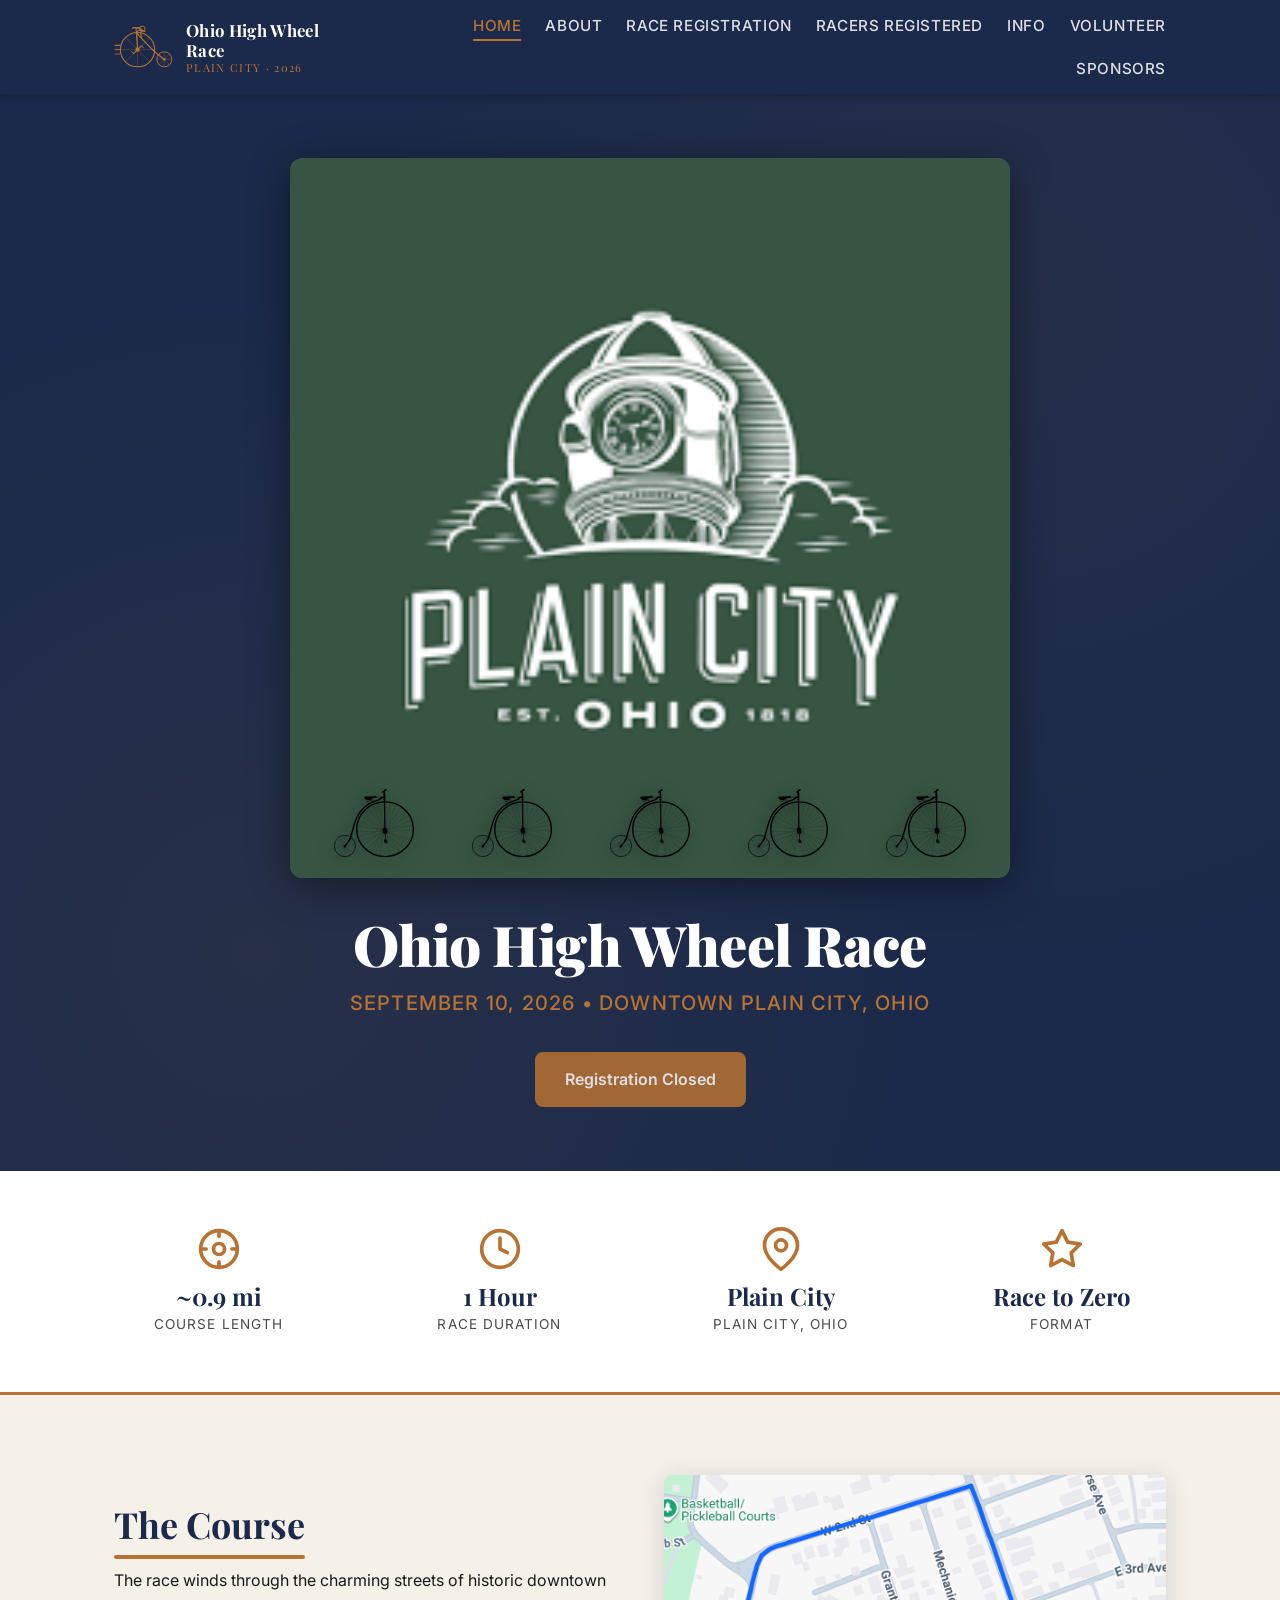
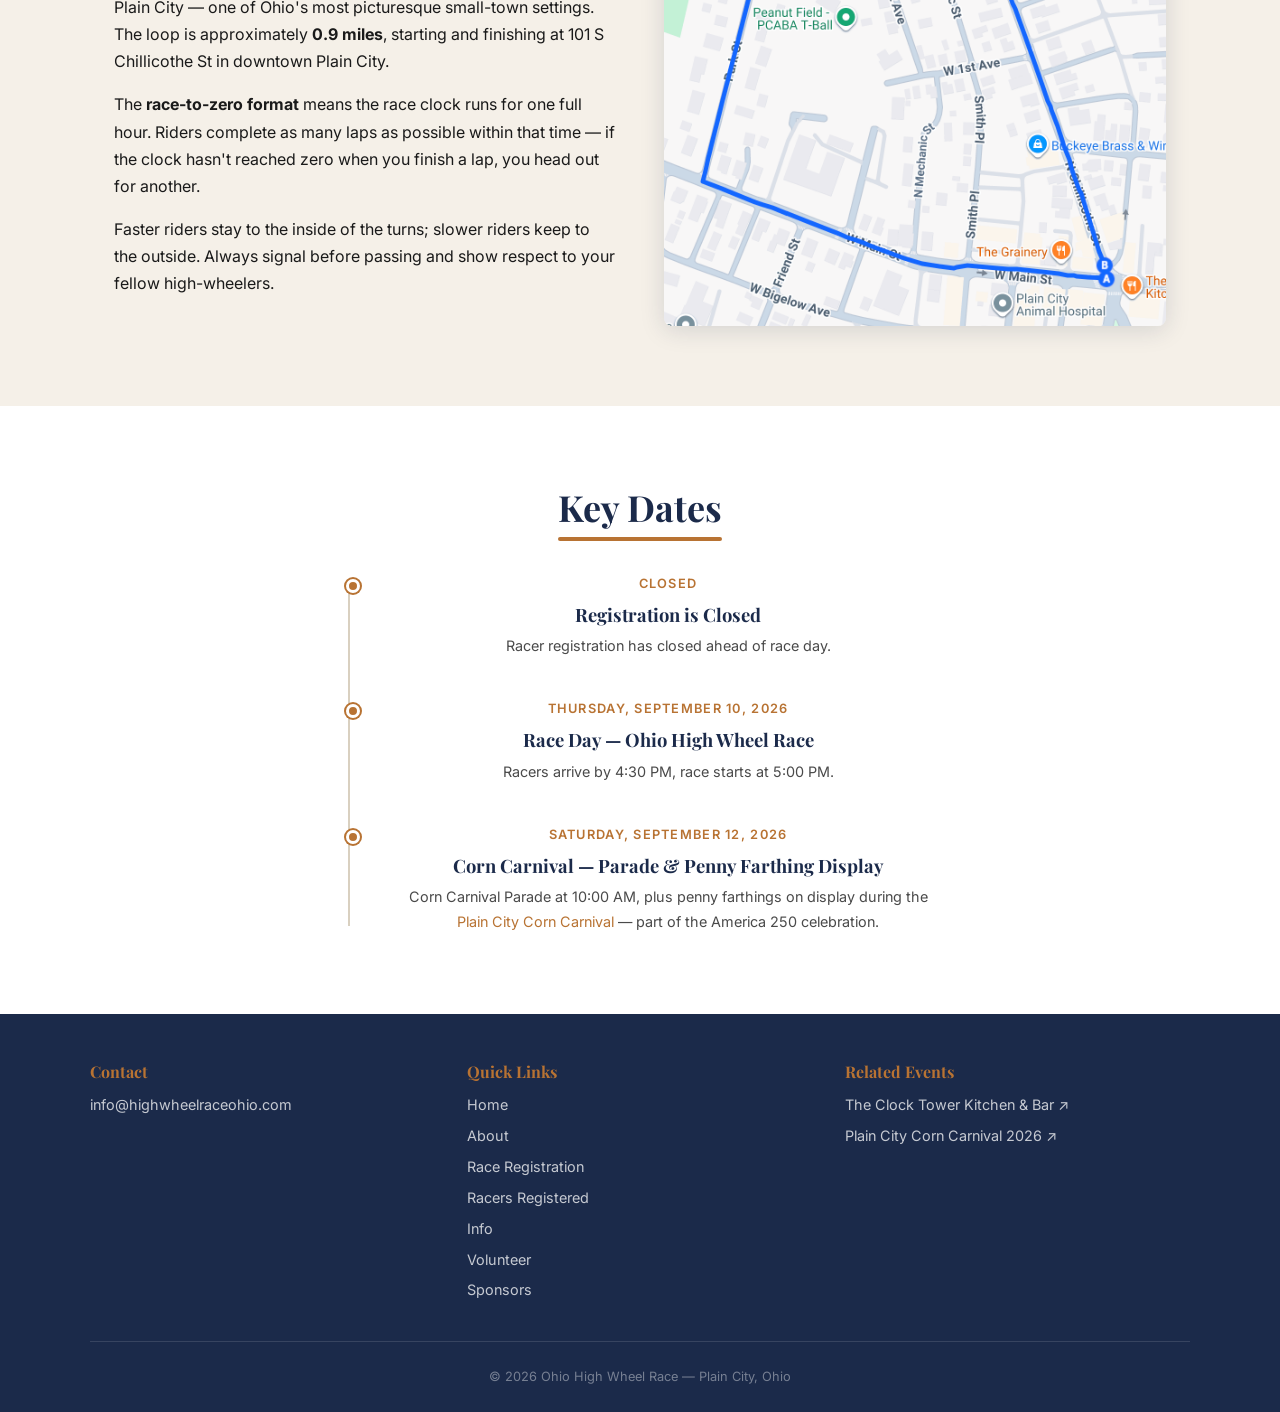
<file: index.html>
<!DOCTYPE html>
<html lang="en">
<head>
  <meta charset="UTF-8">
  <meta name="viewport" content="width=device-width, initial-scale=1.0">
  <title>Ohio High Wheel Race | September 10, 2026 | Plain City, Ohio</title>
  <meta name="description" content="The Ohio High Wheel Race returns to downtown Plain City, Ohio on September 10, 2026. A one-hour penny farthing race through historic uptown. Register now!">

  <!-- Open Graph -->
  <meta property="og:title"       content="Ohio High Wheel Race 2026">
  <meta property="og:description" content="One hour. ~0.9 miles. Race to zero. Penny farthing racing returns to Plain City, Ohio — September 10, 2026.">
  <meta property="og:image"       content="https://highwheelraceohio.com/images/og-image.png">
  <meta property="og:image:width"  content="1080">
  <meta property="og:image:height" content="1080">
  <meta property="og:url"         content="https://highwheelraceohio.com/">
  <meta property="og:type"        content="website">

  <!-- Twitter Card -->
  <meta name="twitter:card"        content="summary_large_image">
  <meta name="twitter:title"       content="Ohio High Wheel Race 2026">
  <meta name="twitter:description" content="One hour. ~0.9 miles. Race to zero. Penny farthing racing returns to Plain City, Ohio — September 10, 2026.">
  <meta name="twitter:image"       content="https://highwheelraceohio.com/images/og-image.png">

  <!-- Favicon placeholder -->
  <link rel="icon" href="images/favicon.svg" type="image/svg+xml">

  <link rel="stylesheet" href="css/style.css">
</head>
<body>

  <!-- Header injected by JS -->
  <div id="header-slot"></div>

  <main>

    <!-- ===== HERO ===== -->
    <section class="hero">
      <div class="hero-content">

        <!-- Clock tower + penny farthing overlay -->
        <div class="hero-logo hero-overlay">
          <img src="images/plaincity_clock.png" alt="The Clock Tower in downtown Plain City, Ohio" class="overlay-base">
          <div class="overlay-bikes">
            <img src="images/penny-farthing.svg" alt="Penny farthing bicycle" class="overlay-bike" style="width:80px;">
            <img src="images/penny-farthing.svg" alt="Penny farthing bicycle" class="overlay-bike" style="width:80px;">
            <img src="images/penny-farthing.svg" alt="Penny farthing bicycle" class="overlay-bike" style="width:80px;">
            <img src="images/penny-farthing.svg" alt="Penny farthing bicycle" class="overlay-bike" style="width:80px;">
            <img src="images/penny-farthing.svg" alt="Penny farthing bicycle" class="overlay-bike" style="width:80px;">
          </div>
        </div>

        <!-- SVG Logo (hidden, kept for reference) -->
        <div style="display:none" aria-hidden="true">
          <svg viewBox="0 0 400 210" fill="none" xmlns="http://www.w3.org/2000/svg">

            <!-- Speed lines (left of front wheel) -->
            <line x1="2"  y1="104" x2="36" y2="104" stroke="#B87333" stroke-width="3.5" stroke-linecap="round"/>
            <line x1="8"  y1="118" x2="36" y2="118" stroke="#B87333" stroke-width="2.5" stroke-linecap="round"/>
            <line x1="16" y1="132" x2="36" y2="132" stroke="#B87333" stroke-width="2"   stroke-linecap="round"/>

            <!-- ===== LARGE FRONT WHEEL (animated) ===== -->
            <g class="wheel-anim">
              <circle cx="118" cy="118" r="80" stroke="#B87333" stroke-width="3" fill="none"/>
              <!-- 8 spokes (diameters through center at 22.5° intervals) -->
              <line x1="118" y1="38"  x2="118" y2="198" stroke="#B87333" stroke-width="1.5" opacity="0.55"/>
              <line x1="38"  y1="118" x2="198" y2="118" stroke="#B87333" stroke-width="1.5" opacity="0.55"/>
              <line x1="61"  y1="61"  x2="175" y2="175" stroke="#B87333" stroke-width="1.5" opacity="0.55"/>
              <line x1="175" y1="61"  x2="61"  y2="175" stroke="#B87333" stroke-width="1.5" opacity="0.55"/>
              <line x1="44"  y1="87"  x2="192" y2="149" stroke="#B87333" stroke-width="1.2" opacity="0.38"/>
              <line x1="87"  y1="44"  x2="149" y2="192" stroke="#B87333" stroke-width="1.2" opacity="0.38"/>
              <line x1="149" y1="44"  x2="87"  y2="192" stroke="#B87333" stroke-width="1.2" opacity="0.38"/>
              <line x1="192" y1="87"  x2="44"  y2="149" stroke="#B87333" stroke-width="1.2" opacity="0.38"/>
              <!-- Hub -->
              <circle cx="118" cy="118" r="9" fill="#B87333"/>
              <!-- Pedal cranks (rotate with wheel) — right crank up-left, left crank down-right -->
              <line x1="118" y1="118" x2="100" y2="134" stroke="#B87333" stroke-width="3.5" stroke-linecap="round"/>
              <line x1="100" y1="134" x2="91"  y2="127" stroke="#B87333" stroke-width="3"   stroke-linecap="round"/>
              <line x1="118" y1="118" x2="136" y2="102" stroke="#B87333" stroke-width="3.5" stroke-linecap="round"/>
              <line x1="136" y1="102" x2="145" y2="109" stroke="#B87333" stroke-width="3"   stroke-linecap="round"/>
            </g>

            <!-- ===== SMALL REAR WHEEL (animated, faster) ===== -->
            <g class="wheel-anim" style="animation-duration:3.6s">
              <circle cx="308" cy="162" r="36" stroke="#B87333" stroke-width="2.5" fill="none"/>
              <!-- 4 spokes -->
              <line x1="308" y1="126" x2="308" y2="198" stroke="#B87333" stroke-width="1.2" opacity="0.55"/>
              <line x1="272" y1="162" x2="344" y2="162" stroke="#B87333" stroke-width="1.2" opacity="0.55"/>
              <line x1="283" y1="137" x2="333" y2="187" stroke="#B87333" stroke-width="1.2" opacity="0.55"/>
              <line x1="333" y1="137" x2="283" y2="187" stroke="#B87333" stroke-width="1.2" opacity="0.55"/>
              <!-- Hub -->
              <circle cx="308" cy="162" r="5.5" fill="#B87333"/>
            </g>

            <!-- ===== FRAME ===== -->
            <!-- Fork: nearly vertical from fork crown (top of front wheel) to front axle -->
            <line x1="114" y1="37" x2="118" y2="118" stroke="#B87333" stroke-width="3.5" stroke-linecap="round"/>
            <!-- Backbone: curved tube sweeping from fork crown back-right to rear axle -->
            <path d="M 114,37 C 162,82 238,140 308,162" stroke="#B87333" stroke-width="3.5" fill="none" stroke-linecap="round"/>
            <!-- Seat post: rises from backbone (above front wheel area) to saddle -->
            <line x1="130" y1="50" x2="127" y2="28" stroke="#B87333" stroke-width="3" stroke-linecap="round"/>
            <!-- Saddle -->
            <path d="M 116,26 C 124,21 136,21 144,26" stroke="#B87333" stroke-width="3.5" fill="none" stroke-linecap="round"/>
            <!-- Handlebar stem: rises from fork crown -->
            <line x1="114" y1="37" x2="112" y2="13" stroke="#B87333" stroke-width="3" stroke-linecap="round"/>
            <!-- Handlebars: horizontal bar with drooping ends -->
            <path d="M 92,15 C 96,11 102,13 108,13 L 116,13 C 122,13 128,11 132,15" stroke="#B87333" stroke-width="3" fill="none" stroke-linecap="round"/>

            <!-- ===== RIDER ===== -->
            <!-- Head (above saddle, slightly right of seat post) -->
            <circle cx="133" cy="20" r="10" stroke="#B87333" stroke-width="2.5" fill="none"/>
            <!-- Torso: neck down to saddle -->
            <line x1="133" y1="30" x2="130" y2="26" stroke="#B87333" stroke-width="2.5" stroke-linecap="round"/>
            <!-- Arms: reaching forward-left to handlebars -->
            <line x1="133" y1="24" x2="112" y2="14" stroke="#B87333" stroke-width="2.5" stroke-linecap="round"/>
          </svg>
        </div>

        <h1>Ohio High Wheel Race</h1>
        <p class="hero-sub">September 10, 2026 &bull; Downtown Plain City, Ohio</p>
        <div class="hero-btns">
          <span class="btn btn-primary" style="pointer-events:none;opacity:0.85;">Registration Closed</span>
        </div>
      </div>
    </section>

    <!-- ===== RACE OVERVIEW STRIP ===== -->
    <section class="overview-strip">
      <div class="overview-grid">

        <div class="overview-card">
          <div class="overview-icon">
            <svg viewBox="0 0 24 24" fill="none" stroke="currentColor" stroke-width="2" stroke-linecap="round" stroke-linejoin="round">
              <circle cx="12" cy="12" r="10"/>
              <circle cx="12" cy="12" r="3"/>
              <line x1="12" y1="2"  x2="12" y2="5"/>
              <line x1="12" y1="19" x2="12" y2="22"/>
              <line x1="2"  y1="12" x2="5"  y2="12"/>
              <line x1="19" y1="12" x2="22" y2="12"/>
            </svg>
          </div>
          <div class="overview-stat">~0.9 mi</div>
          <div class="overview-label">Course Length</div>
        </div>

        <div class="overview-card">
          <div class="overview-icon">
            <svg viewBox="0 0 24 24" fill="none" stroke="currentColor" stroke-width="2" stroke-linecap="round" stroke-linejoin="round">
              <circle cx="12" cy="12" r="10"/>
              <polyline points="12 6 12 12 16 14"/>
            </svg>
          </div>
          <div class="overview-stat">1 Hour</div>
          <div class="overview-label">Race Duration</div>
        </div>

        <div class="overview-card">
          <div class="overview-icon">
            <svg viewBox="0 0 24 24" fill="none" stroke="currentColor" stroke-width="2" stroke-linecap="round" stroke-linejoin="round">
              <path d="M21 10c0 7-9 13-9 13s-9-6-9-13a9 9 0 0 1 18 0z"/>
              <circle cx="12" cy="10" r="3"/>
            </svg>
          </div>
          <div class="overview-stat">Plain City</div>
          <div class="overview-label">Plain City, Ohio</div>
        </div>

        <div class="overview-card">
          <div class="overview-icon">
            <svg viewBox="0 0 24 24" fill="none" stroke="currentColor" stroke-width="2" stroke-linecap="round" stroke-linejoin="round">
              <polygon points="12 2 15.09 8.26 22 9.27 17 14.14 18.18 21.02 12 17.77 5.82 21.02 7 14.14 2 9.27 8.91 8.26 12 2"/>
            </svg>
          </div>
          <div class="overview-stat">Race to Zero</div>
          <div class="overview-label">Format</div>
        </div>

      </div>
    </section>

    <!-- ===== COURSE DESCRIPTION ===== -->
    <section class="course-section section">
      <div class="course-grid container">
        <div>
          <h2 class="section-heading">The Course</h2>
          <p>The race winds through the charming streets of historic downtown Plain City — one of Ohio's most picturesque small-town settings. The loop is approximately <strong>0.9 miles</strong>, starting and finishing at 101 S Chillicothe St in downtown Plain City.</p>
          <p>The <strong>race-to-zero format</strong> means the race clock runs for one full hour. Riders complete as many laps as possible within that time — if the clock hasn't reached zero when you finish a lap, you head out for another.</p>
          <p>Faster riders stay to the inside of the turns; slower riders keep to the outside. Always signal before passing and show respect to your fellow high-wheelers.</p>
        </div>
        <div>
          <img src="images/PlainCityRaceRoute.png" alt="Plain City Race Route map" style="width:100%;border-radius:var(--radius);box-shadow:var(--shadow-md);">
        </div>
      </div>
    </section>

    <!-- ===== KEY DATES ===== -->
    <section class="dates-section section">
      <div class="container" style="text-align:center;">
        <h2 class="section-heading center">Key Dates</h2>
        <div class="timeline">

          <div class="timeline-item">
            <div class="timeline-dot"></div>
            <div class="timeline-date">Closed</div>
            <div class="timeline-title">Registration is Closed</div>
            <p class="timeline-desc">Racer registration has closed ahead of race day.</p>
          </div>

          <div class="timeline-item">
            <div class="timeline-dot"></div>
            <div class="timeline-date">Thursday, September 10, 2026</div>
            <div class="timeline-title">Race Day &mdash; Ohio High Wheel Race</div>
            <p class="timeline-desc">Racers arrive by 4:30 PM, race starts at 5:00 PM.</p>
          </div>

          <div class="timeline-item">
            <div class="timeline-dot"></div>
            <div class="timeline-date">Saturday, September 12, 2026</div>
            <div class="timeline-title">Corn Carnival &mdash; Parade &amp; Penny Farthing Display</div>
            <p class="timeline-desc">Corn Carnival Parade at 10:00 AM, plus penny farthings on display during the <a href="https://www.plaincityohio.gov/residents/corncarnival2026.php" target="_blank" rel="noopener noreferrer">Plain City Corn Carnival</a> — part of the America 250 celebration.</p>
          </div>

        </div>
      </div>
    </section>

    <!-- Sponsors moved to sponsors.html -->

  </main>

  <!-- Footer injected by JS -->
  <div id="footer-slot"></div>

  <script src="js/main.js"></script>
</body>
</html>
</file>
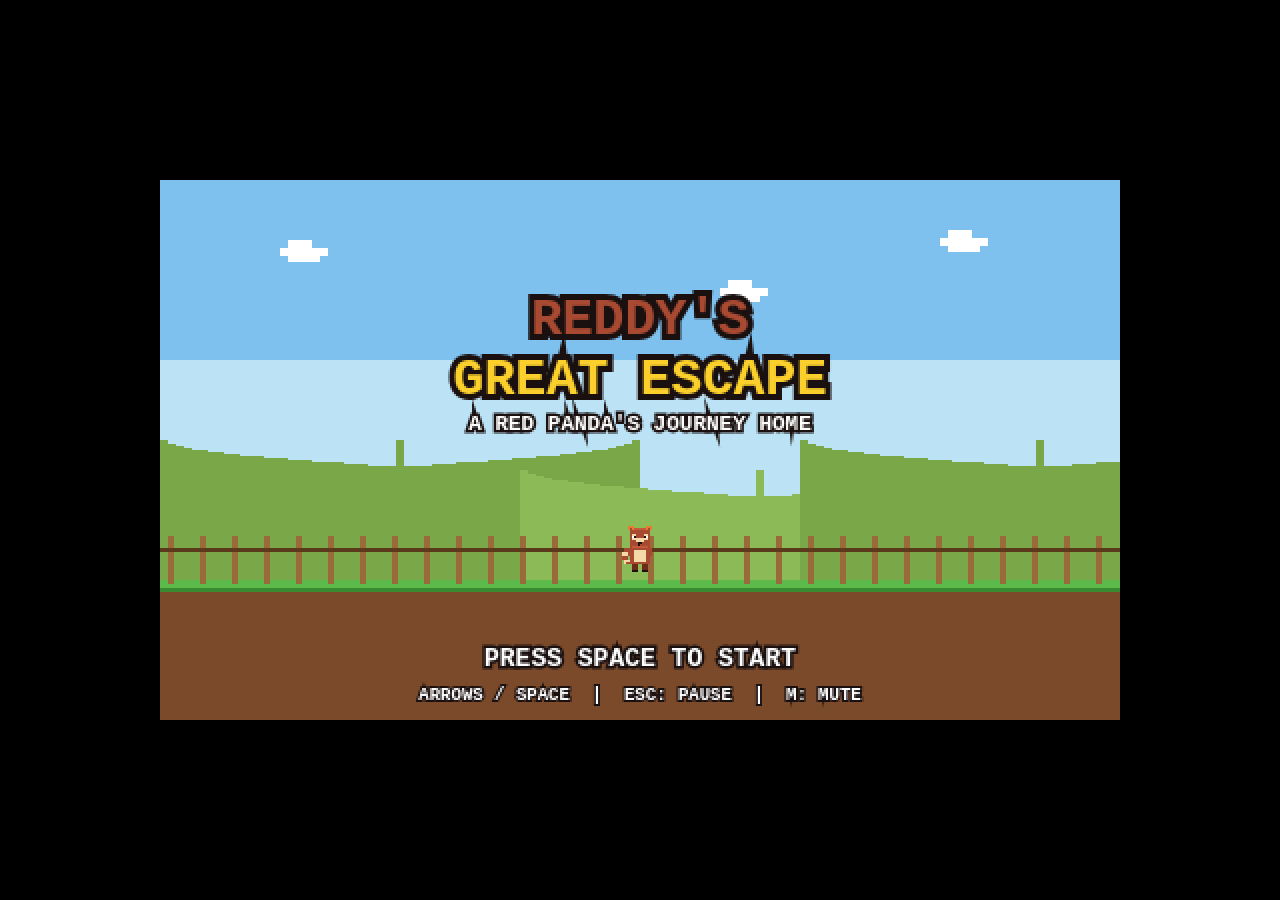
<file: reddyescapes/index.html>
<!DOCTYPE html>
<html lang="en">
<head>
<meta charset="UTF-8">
<title>Reddy's Great Escape</title>
<style>
  html, body {
    margin: 0;
    padding: 0;
    height: 100%;
    overflow: hidden;
    background: #000;
    font-family: 'Courier New', monospace;
  }
  body {
    display: flex;
    align-items: center;
    justify-content: center;
  }
  canvas {
    image-rendering: pixelated;
    image-rendering: -moz-crisp-edges;
    image-rendering: crisp-edges;
    background: #87ceeb;
    display: block;
  }
</style>
</head>
<body>
<canvas id="game" width="480" height="270"></canvas>
<script>
'use strict';

// ============================================================
// CONSTANTS
// ============================================================
const VW = 480;
const VH = 270;
const GRAVITY = 0.4;
const JUMP_V = -9;
const WALK_SPEED = 2;
const CLIMB_SPEED = 1.5;
const LEVEL_W = 3840;
const GROUND_Y = 200;
const IFRAMES = 90; // 1.5s at 60fps

const STATE = { TITLE: 0, PLAYING: 1, GAMEOVER: 2, WIN: 3, STORY: 4, MAP: 5, GAMEWIN: 6, PAUSED: 7 };

// ============================================================
// CANVAS / SCALING
// ============================================================
const canvas = document.getElementById('game');
const ctx = canvas.getContext('2d');
ctx.imageSmoothingEnabled = false;

function resize() {
  const sw = window.innerWidth;
  const sh = window.innerHeight;
  let scale = Math.min(sw / VW, sh / VH);
  if (scale >= 1) scale = Math.floor(scale);
  canvas.style.width = (VW * scale) + 'px';
  canvas.style.height = (VH * scale) + 'px';
}
window.addEventListener('resize', resize);
resize();

// ============================================================
// COLORS
// ============================================================
const COL = {
  RUST: '#a84a32',
  RUST_LT: '#c45a3a',
  DARK: '#6e2a18',
  CREAM: '#f4d8a8',
  ORANGE: '#e87a30',
  WHITE: '#ffffff',
  BLACK: '#1a1010',

  SKY_TOP: '#7ec0ee',
  SKY_BOT: '#bce3f5',
  HILL_FAR: '#7aa848',
  HILL_NEAR: '#8cba56',
  CLOUD: '#ffffff',

  GRASS: '#5cba4a',
  GRASS_DK: '#3a8a30',
  GRASS_BLADE: '#7ada5a',
  DIRT: '#7a4a2a',
  DIRT_DK: '#5a3a1a',
  DIRT_LT: '#9a6a3a',

  WATER: '#3b82c4',
  WATER_LT: '#5ba2e4',
  WATER_DK: '#1b5294',

  ROCK: '#9a9a9a',
  ROCK_DK: '#5a5a5a',
  ROCK_LT: '#bababa',

  LOG: '#8b5a2b',
  LOG_DK: '#5b3a1b',
  LOG_LT: '#ab7a4b',

  BOX: '#c89050',
  BOX_DK: '#88501c',
  BOX_LT: '#e0a868',
  LADDER: '#6a3a1a',

  STUMP: '#7a4a2a',
  STUMP_TOP: '#a06a3c',
  STUMP_RING: '#5a3a1a',

  GOLD: '#fbd02c',
  GOLD_DK: '#b8800c',
  GOLD_LT: '#ffe874',

  BAMBOO: '#5cba4a',
  BAMBOO_DK: '#2a6a20',

  FRUIT: '#e84a3a',
  FRUIT_DK: '#a8201a',
  LEAF: '#3a8a30',

  FENCE: '#9a6a3a',
  FENCE_DK: '#5a3a1a',

  BRANCH: '#5b3a1b',
  BRANCH_LEAF: '#3a8a30',

  DEN: '#1a1010',
  DEN_RIM: '#3a2a1a',
  HILL_DEN: '#7ada5a'
};

// ============================================================
// AUDIO ENGINE (Web Audio API)
// ============================================================
const NOTE = {
  REST: 0,
  C2: 65.41, D2: 73.42, E2: 82.41, F2: 87.31, G2: 98.00, A2: 110.00, As2: 116.54, B2: 123.47,
  C3: 130.81, Cs3: 138.59, D3: 146.83, Ds3: 155.56, E3: 164.81, F3: 174.61, Fs3: 185.00,
  G3: 196.00, Gs3: 207.65, A3: 220.00, As3: 233.08, B3: 246.94,
  C4: 261.63, Cs4: 277.18, D4: 293.66, Ds4: 311.13, E4: 329.63, F4: 349.23, Fs4: 369.99,
  G4: 392.00, Gs4: 415.30, A4: 440.00, As4: 466.16, B4: 493.88,
  C5: 523.25, Cs5: 554.37, D5: 587.33, Ds5: 622.25, E5: 659.25, F5: 698.46, Fs5: 739.99,
  G5: 783.99, Gs5: 830.61, A5: 880.00, As5: 932.33, B5: 987.77,
  C6: 1046.50, D6: 1174.66, E6: 1318.51, F6: 1396.91, G6: 1567.98
};

const audio = {
  ctx: null,
  master: null,
  musicGain: null,
  sfxGain: null,
  enabled: true,
  muted: false,
  normalGain: 0.55,
  currentTrackName: null,
  loopHandle: null,
  loopStart: 0
};

function audioInit() {
  if (audio.ctx) return;
  try {
    const Ctx = window.AudioContext || window.webkitAudioContext;
    audio.ctx = new Ctx();
    audio.master = audio.ctx.createGain();
    audio.master.gain.value = 0.55;
    audio.master.connect(audio.ctx.destination);
    audio.musicGain = audio.ctx.createGain();
    audio.musicGain.gain.value = 0.6;
    audio.musicGain.connect(audio.master);
    audio.sfxGain = audio.ctx.createGain();
    audio.sfxGain.gain.value = 0.7;
    audio.sfxGain.connect(audio.master);
  } catch (e) {
    audio.enabled = false;
  }
}

function audioResume() {
  if (!audio.ctx) audioInit();
  if (audio.ctx && audio.ctx.state === 'suspended') audio.ctx.resume();
}

function toggleMute() {
  audio.muted = !audio.muted;
  if (audio.master) {
    audio.master.gain.value = audio.muted ? 0 : audio.normalGain;
  }
}

function tone(freq, startTime, duration, type, gainNode, peakGain) {
  if (!audio.ctx || !audio.enabled) return;
  if (!freq || freq <= 0) return;
  const osc = audio.ctx.createOscillator();
  osc.type = type;
  osc.frequency.value = freq;
  const g = audio.ctx.createGain();
  g.gain.setValueAtTime(0, startTime);
  g.gain.linearRampToValueAtTime(peakGain, startTime + 0.005);
  g.gain.linearRampToValueAtTime(peakGain * 0.7, startTime + duration * 0.5);
  g.gain.exponentialRampToValueAtTime(0.0001, startTime + duration);
  osc.connect(g);
  g.connect(gainNode);
  osc.start(startTime);
  osc.stop(startTime + duration + 0.02);
}

function playSfx(type) {
  if (!audio.ctx || !audio.enabled) return;
  const t = audio.ctx.currentTime;
  if (type === 'jump') {
    const o = audio.ctx.createOscillator();
    const g = audio.ctx.createGain();
    o.type = 'square';
    o.frequency.setValueAtTime(220, t);
    o.frequency.exponentialRampToValueAtTime(660, t + 0.10);
    g.gain.setValueAtTime(0.20, t);
    g.gain.exponentialRampToValueAtTime(0.001, t + 0.12);
    o.connect(g); g.connect(audio.sfxGain);
    o.start(t); o.stop(t + 0.13);
  } else if (type === 'land') {
    const o = audio.ctx.createOscillator();
    const g = audio.ctx.createGain();
    o.type = 'square';
    o.frequency.setValueAtTime(140, t);
    o.frequency.exponentialRampToValueAtTime(70, t + 0.06);
    g.gain.setValueAtTime(0.15, t);
    g.gain.exponentialRampToValueAtTime(0.001, t + 0.07);
    o.connect(g); g.connect(audio.sfxGain);
    o.start(t); o.stop(t + 0.08);
  } else if (type === 'hit') {
    const o = audio.ctx.createOscillator();
    const g = audio.ctx.createGain();
    o.type = 'sawtooth';
    o.frequency.setValueAtTime(120, t);
    o.frequency.linearRampToValueAtTime(60, t + 0.20);
    g.gain.setValueAtTime(0.25, t);
    g.gain.exponentialRampToValueAtTime(0.001, t + 0.22);
    o.connect(g); g.connect(audio.sfxGain);
    o.start(t); o.stop(t + 0.23);
  } else if (type === 'coin') {
    tone(NOTE.C6, t,        0.05, 'square', audio.sfxGain, 0.18);
    tone(NOTE.E6, t + 0.05, 0.08, 'square', audio.sfxGain, 0.18);
  } else if (type === 'food') {
    tone(NOTE.G5, t,        0.10, 'triangle', audio.sfxGain, 0.20);
    tone(NOTE.C6, t + 0.10, 0.12, 'triangle', audio.sfxGain, 0.20);
  } else if (type === 'duck') {
    const o = audio.ctx.createOscillator();
    const g = audio.ctx.createGain();
    o.type = 'square';
    o.frequency.value = 150;
    g.gain.setValueAtTime(0.10, t);
    g.gain.exponentialRampToValueAtTime(0.001, t + 0.06);
    o.connect(g); g.connect(audio.sfxGain);
    o.start(t); o.stop(t + 0.07);
  } else if (type === 'level_complete') {
    const seq = [NOTE.C5, NOTE.E5, NOTE.G5, NOTE.C6];
    for (let i = 0; i < seq.length; i++) {
      tone(seq[i], t + i * 0.12, 0.13, 'square', audio.sfxGain, 0.18);
    }
  } else if (type === 'game_over') {
    const seq = [NOTE.G4, NOTE.E4, NOTE.C4, NOTE.G3];
    for (let i = 0; i < seq.length; i++) {
      tone(seq[i], t + i * 0.18, 0.22, 'sawtooth', audio.sfxGain, 0.18);
    }
  } else if (type === 'win') {
    const seq = [NOTE.C5, NOTE.E5, NOTE.G5, NOTE.C6, NOTE.E6, NOTE.G6];
    for (let i = 0; i < seq.length; i++) {
      tone(seq[i], t + i * 0.14, 0.16, 'square', audio.sfxGain, 0.20);
      tone(seq[i] * 0.5, t + i * 0.14, 0.16, 'triangle', audio.sfxGain, 0.18);
    }
  }
}

// Music tracks — each has melody (square) + bass (triangle), 32 beats/loop
const TRACKS = {
  level1: { bpm: 110, melody: [
    ['C5',1],['E5',1],['G5',1],['E5',1],['F5',1],['D5',1],['C5',1],['REST',1],
    ['C5',1],['E5',1],['G5',1],['C6',1],['B5',1],['G5',1],['E5',1],['REST',1],
    ['A4',1],['C5',1],['E5',1],['C5',1],['G4',1],['B4',1],['D5',1],['REST',1],
    ['C5',1],['E5',1],['G5',1],['E5',1],['D5',1],['C5',2],['REST',1]
  ], bass: [
    ['C3',2],['G3',2],['F3',2],['G3',2],
    ['C3',2],['G3',2],['F3',2],['G3',2],
    ['A2',2],['E3',2],['G2',2],['D3',2],
    ['C3',2],['G3',2],['C3',4]
  ]},
  level2: { bpm: 130, melody: [
    ['G4',1],['B4',1],['D5',1],['G5',1],['E5',1],['D5',1],['B4',1],['G4',1],
    ['A4',1],['C5',1],['E5',1],['A5',1],['G5',1],['E5',1],['C5',1],['A4',1],
    ['F5',1],['E5',1],['D5',1],['C5',1],['B4',1],['A4',1],['G4',2],
    ['G4',1],['B4',1],['D5',1],['G5',1],['F5',1],['D5',1],['G4',2]
  ], bass: [
    ['G2',2],['D3',2],['A2',2],['E3',2],
    ['F3',2],['C3',2],['G2',2],['G3',2],
    ['G2',2],['D3',2],['A2',2],['G2',2],
    ['G2',2],['D3',2],['G2',4]
  ]},
  level3: { bpm: 100, melody: [
    ['A4',1],['C5',1],['E5',1],['A4',1],['G4',1],['F4',1],['E4',1],['REST',1],
    ['A4',1],['C5',1],['E5',1],['G5',1],['F5',1],['E5',1],['C5',1],['REST',1],
    ['D5',1],['F5',1],['A5',1],['F5',1],['E5',1],['C5',1],['A4',2],
    ['As4',1],['A4',1],['G4',1],['F4',1],['E4',1],['F4',1],['A4',2]
  ], bass: [
    ['A2',2],['E3',2],['F2',2],['C3',2],
    ['A2',2],['E3',2],['D3',2],['A2',2],
    ['A2',2],['E3',2],['G2',2],['A2',2],
    ['A2',2],['E3',2],['A2',4]
  ]},
  level4: { bpm: 150, melody: [
    ['C5',1],['REST',1],['G5',1],['REST',1],['E5',1],['REST',1],['G5',1],['C5',1],
    ['F5',1],['E5',1],['D5',1],['C5',1],['G4',1],['C5',1],['E5',1],['G5',1],
    ['A5',1],['G5',1],['E5',1],['C5',1],['D5',1],['E5',1],['F5',2],
    ['C5',1],['E5',1],['G5',1],['C6',1],['B5',1],['G5',1],['C5',2]
  ], bass: [
    ['C3',2],['G3',2],['F3',2],['G3',2],
    ['C3',2],['E3',2],['F3',2],['G3',2],
    ['A2',2],['E3',2],['F3',2],['G3',2],
    ['C3',2],['G3',2],['C3',4]
  ]},
  level5: { bpm: 115, melody: [
    ['F4',1],['A4',1],['C5',1],['F5',1],['E5',1],['D5',1],['C5',1],['REST',1],
    ['G4',1],['B4',1],['D5',1],['G5',1],['F5',1],['E5',1],['D5',1],['REST',1],
    ['A4',1],['C5',1],['F5',1],['A5',1],['G5',1],['F5',1],['C5',2],
    ['F4',1],['A4',1],['C5',1],['F5',1],['E5',1],['C5',1],['F4',2]
  ], bass: [
    ['F2',2],['C3',2],['As2',2],['C3',2],
    ['G2',2],['D3',2],['F3',2],['C3',2],
    ['F2',2],['A2',2],['C3',2],['F3',2],
    ['F2',2],['C3',2],['F2',4]
  ]},
  level6: { bpm: 120, melody: [
    ['D5',1],['F5',1],['A5',1],['F5',1],['E5',1],['D5',1],['REST',2],
    ['C5',1],['E5',1],['G5',1],['E5',1],['D5',1],['C5',1],['REST',2],
    ['G4',1],['B4',1],['D5',1],['G5',1],['A5',1],['G5',1],['F5',2],
    ['D5',1],['F5',1],['A5',1],['F5',1],['D5',1],['F5',1],['D5',2]
  ], bass: [
    ['D3',2],['A2',2],['G2',2],['A2',2],
    ['C3',2],['G3',2],['F3',2],['C3',2],
    ['G2',2],['D3',2],['D3',2],['A2',2],
    ['D3',2],['A2',2],['D3',4]
  ]},
  level7: { bpm: 160, melody: [
    ['E5',1],['D5',1],['C5',1],['B4',1],['A4',1],['B4',1],['C5',1],['D5',1],
    ['E5',1],['G5',1],['B5',1],['G5',1],['A5',1],['G5',1],['E5',1],['REST',1],
    ['F5',1],['E5',1],['D5',1],['C5',1],['B4',1],['A4',1],['REST',2],
    ['A4',1],['C5',1],['E5',1],['A5',1],['G5',1],['E5',1],['A4',2]
  ], bass: [
    ['A2',1],['A2',1],['E3',2],['F2',1],['F2',1],['C3',2],
    ['A2',1],['A2',1],['E3',2],['G2',1],['G2',1],['A2',2],
    ['A2',1],['A2',1],['E3',2],['F2',1],['F2',1],['C3',2],
    ['A2',1],['A2',1],['E3',2],['A2',1],['A2',1],['A2',2]
  ]},
  level8: { bpm: 90, melody: [
    ['D5',2],['F5',1],['A5',1],['G5',2],['F5',2],
    ['E5',2],['D5',1],['C5',1],['D5',4],
    ['F5',2],['A5',1],['C6',1],['B5',2],['A5',2],
    ['G5',2],['F5',2],['D5',4]
  ], bass: [
    ['D3',4],['G3',4],
    ['A2',4],['D3',4],
    ['F3',4],['C3',4],
    ['D3',4],['D3',4]
  ]},
  level9: { bpm: 100, melody: [
    ['E5',2],['G5',1],['A5',1],['B5',2],['A5',1],['G5',1],
    ['F5',2],['E5',1],['D5',1],['E5',4],
    ['C6',2],['B5',1],['A5',1],['G5',2],['F5',2],
    ['E5',2],['D5',2],['E5',4]
  ], bass: [
    ['E2',2],['B2',2],['A2',2],['E3',2],
    ['F2',2],['C3',2],['E2',2],['E3',2],
    ['A2',2],['E3',2],['F2',2],['C3',2],
    ['E2',2],['B2',2],['E2',4]
  ]},
  level10: { bpm: 105, melody: [
    ['C5',1],['E5',1],['G5',1],['C6',1],['B5',1],['A5',1],['G5',1],['REST',1],
    ['F5',1],['A5',1],['C6',1],['F6',1],['E6',1],['D6',1],['C6',1],['REST',1],
    ['G5',1],['B5',1],['D6',1],['B5',1],['A5',1],['G5',1],['F5',1],['E5',1],
    ['D5',1],['F5',1],['A5',1],['C6',1],['G5',1],['E5',1],['C5',2]
  ], bass: [
    ['C3',2],['G3',2],['F3',2],['C3',2],
    ['F3',2],['C3',2],['F3',2],['C3',2],
    ['G2',2],['D3',2],['F3',2],['C3',2],
    ['F3',2],['G3',2],['C3',4]
  ]}
};

function startMusic(trackName) {
  stopMusic();
  if (!audio.ctx) audioInit();
  if (!audio.ctx) return;
  const track = TRACKS[trackName];
  if (!track) return;
  audio.currentTrackName = trackName;
  audio.loopStart = audio.ctx.currentTime + 0.1;
  // restore music gain (stopMusic silenced it)
  audio.musicGain.gain.cancelScheduledValues(audio.ctx.currentTime);
  audio.musicGain.gain.setValueAtTime(0.6, audio.ctx.currentTime);
  scheduleTrackLoop();
}

function scheduleTrackLoop() {
  if (!audio.ctx) return;
  const trackName = audio.currentTrackName;
  if (!trackName) return;
  const track = TRACKS[trackName];
  if (!track) return;

  const beat = 60 / track.bpm / 2;
  const startTime = Math.max(audio.ctx.currentTime + 0.02, audio.loopStart);

  // Melody (square)
  let mt = startTime;
  for (let i = 0; i < track.melody.length; i++) {
    const [n, dur] = track.melody[i];
    const f = NOTE[n];
    if (f && f > 0) tone(f, mt, dur * beat * 0.95, 'square', audio.musicGain, 0.05);
    mt += dur * beat;
  }
  // Bass (triangle)
  let bt = startTime;
  for (let i = 0; i < track.bass.length; i++) {
    const [n, dur] = track.bass[i];
    const f = NOTE[n];
    if (f && f > 0) tone(f, bt, dur * beat * 0.95, 'triangle', audio.musicGain, 0.10);
    bt += dur * beat;
  }
  const loopEnd = Math.max(mt, bt);
  audio.loopStart = loopEnd;
  const msToNext = (loopEnd - audio.ctx.currentTime) * 1000 - 100;
  audio.loopHandle = setTimeout(scheduleTrackLoop, Math.max(50, msToNext));
}

function stopMusic() {
  if (audio.loopHandle) {
    clearTimeout(audio.loopHandle);
    audio.loopHandle = null;
  }
  audio.currentTrackName = null;
  // Silence currently-scheduled music notes by ducking the music gain
  if (audio.musicGain && audio.ctx) {
    audio.musicGain.gain.cancelScheduledValues(audio.ctx.currentTime);
    audio.musicGain.gain.setValueAtTime(0, audio.ctx.currentTime);
  }
}

// ============================================================
// INPUT
// ============================================================
const keys = {};
const keyPressed = {};
window.addEventListener('keydown', (e) => {
  audioResume();
  if (!keys[e.code]) keyPressed[e.code] = true;
  keys[e.code] = true;
  if (['ArrowUp','ArrowDown','ArrowLeft','ArrowRight','Space','Escape','KeyP','KeyM'].indexOf(e.code) >= 0) {
    e.preventDefault();
  }
  if (e.code === 'KeyM') toggleMute();
});
window.addEventListener('keyup', (e) => { keys[e.code] = false; });
window.addEventListener('mousedown', audioResume);
window.addEventListener('touchstart', audioResume, { passive: true });

// ============================================================
// GAME STATE
// ============================================================
let gameState = STATE.TITLE;
let prevState = STATE.TITLE;
let stateTimer = 0;
let score = 0;
let frameCount = 0;
let camera = { x: 0 };

const player = {
  x: 50, y: GROUND_Y - 24,
  vx: 0, vy: 0,
  w: 12, h: 24,
  health: 100,
  facing: 1,
  state: 'idle',
  animFrame: 0,
  animTimer: 0,
  ducking: false,
  onGround: true,
  climbing: false,
  swimming: false,
  invincible: 0,
  lastSafeX: 50,
  lastSafeY: GROUND_Y - 24
};

function resetPlayer() {
  player.x = 50;
  player.y = GROUND_Y - 24;
  player.vx = 0; player.vy = 0;
  player.health = 100;
  player.facing = 1;
  player.state = 'idle';
  player.animFrame = 0;
  player.animTimer = 0;
  player.ducking = false;
  player.onGround = true;
  player.climbing = false;
  player.swimming = false;
  player.invincible = 0;
  player.lastSafeX = 50;
  player.lastSafeY = GROUND_Y - 24;
}

// ============================================================
// LEVEL 1 - ZOO ENCLOSURE
// ============================================================
let groundSegs = [
  [0, 1900],
  [1960, 3400],
  [3450, LEVEL_W]
];

let obstacles = [
  { type: 'rock',   x: 380,  y: GROUND_Y - 12, w: 16, h: 12 },
  { type: 'rock',   x: 620,  y: GROUND_Y - 14, w: 22, h: 14 },
  { type: 'log',    x: 900,  y: GROUND_Y - 16, w: 36, h: 16 },
  { type: 'log',    x: 1180, y: GROUND_Y - 16, w: 40, h: 16 },
  { type: 'box',    x: 1500, y: GROUND_Y - 32, w: 32, h: 32 },
  { type: 'stream', x: 1900, y: GROUND_Y,      w: 60, h: 20 },
  { type: 'stump',  x: 2300, y: GROUND_Y - 24, w: 32, h: 24 },
  { type: 'rock',   x: 2600, y: GROUND_Y - 12, w: 18, h: 12 },
  { type: 'branch', x: 2900, y: 176,           w: 44, h: 8  },
  { type: 'log',    x: 3150, y: GROUND_Y - 16, w: 40, h: 16 },
  { type: 'stream', x: 3400, y: GROUND_Y,      w: 50, h: 20 },
  { type: 'den',    x: 3680, y: GROUND_Y - 50, w: 60, h: 50 }
];

let collectibles = [
  { type: 'coin',   x: 200,  y: GROUND_Y - 30, taken: false },
  { type: 'coin',   x: 280,  y: GROUND_Y - 30, taken: false },
  { type: 'coin',   x: 480,  y: GROUND_Y - 50, taken: false },
  { type: 'coin',   x: 540,  y: GROUND_Y - 60, taken: false },
  { type: 'bamboo', x: 750,  y: GROUND_Y - 14, taken: false },
  { type: 'coin',   x: 1050, y: GROUND_Y - 50, taken: false },
  { type: 'coin',   x: 1290, y: GROUND_Y - 56, taken: false },
  { type: 'coin',   x: 1380, y: GROUND_Y - 30, taken: false },
  { type: 'coin',   x: 1516, y: GROUND_Y - 60, taken: false },
  { type: 'fruit',  x: 1750, y: GROUND_Y - 14, taken: false },
  { type: 'coin',   x: 1930, y: GROUND_Y - 64, taken: false },
  { type: 'coin',   x: 2150, y: GROUND_Y - 30, taken: false },
  { type: 'bamboo', x: 2316, y: GROUND_Y - 38, taken: false },
  { type: 'coin',   x: 2480, y: GROUND_Y - 30, taken: false },
  { type: 'coin',   x: 2750, y: GROUND_Y - 30, taken: false },
  { type: 'coin',   x: 2920, y: GROUND_Y - 14, taken: false },
  { type: 'fruit',  x: 3060, y: GROUND_Y - 14, taken: false },
  { type: 'coin',   x: 3280, y: GROUND_Y - 30, taken: false },
  { type: 'coin',   x: 3425, y: GROUND_Y - 64, taken: false },
  { type: 'coin',   x: 3560, y: GROUND_Y - 30, taken: false }
];

let obstaclesPassed = new Set();

// ============================================================
// LEVEL SYSTEM (PHASE 2/3)
// ============================================================
let currentLevel = 1;
let levelsCompleted = new Set();
let storyPanel = 0;
let storyShown = false; // track if intro was shown

const LEVEL_META = [
  null,
  { name: 'ZOO ENCLOSURE', theme: 'zoo',         track: 'level1' },
  { name: 'ZOO GROUNDS',   theme: 'zoo2',        track: 'level2' },
  { name: 'CITY ALLEY',    theme: 'city_alley',  track: 'level3' },
  { name: 'CITY STREET',   theme: 'city_street', track: 'level4' },
  { name: 'CITY PARK',     theme: 'park',        track: 'level5' },
  { name: 'SUBURBS',       theme: 'suburbs',     track: 'level6' },
  { name: 'HIGHWAY',       theme: 'highway',     track: 'level7' },
  { name: 'FOREST EDGE',   theme: 'forest',      track: 'level8' },
  { name: 'MOUNTAIN PATH', theme: 'mountain',    track: 'level9' },
  { name: 'HOME DEN',      theme: 'deep_forest', track: 'level10' }
];

function deepCopy(arr) { return JSON.parse(JSON.stringify(arr)); }

const LEVEL1_INIT = {
  obstacles: deepCopy(obstacles),
  collectibles: deepCopy(collectibles),
  groundSegs: deepCopy(groundSegs)
};

// --- Level builders ---
function buildLevel2() {
  // ZOO GROUNDS — all stationary, denser than L1
  const grounds = [[0, 1720], [1780, 2680], [2740, 3300], [3360, LEVEL_W]];
  const o = [];
  o.push({type: 'rock',   x: 240,  y: GROUND_Y - 12, w: 16, h: 12, dmg: 15});
  o.push({type: 'log',    x: 400,  y: GROUND_Y - 16, w: 36, h: 16, dmg: 15});
  o.push({type: 'rock',   x: 560,  y: GROUND_Y - 14, w: 22, h: 14, dmg: 15});
  o.push({type: 'fence',  x: 720,  y: GROUND_Y - 32, w: 14, h: 32, dmg: 15});
  o.push({type: 'box',    x: 880,  y: GROUND_Y - 32, w: 32, h: 32, dmg: 5});
  o.push({type: 'log',    x: 1060, y: GROUND_Y - 16, w: 40, h: 16, dmg: 15});
  o.push({type: 'rock',   x: 1230, y: GROUND_Y - 12, w: 18, h: 12, dmg: 15});
  o.push({type: 'fence',  x: 1380, y: GROUND_Y - 32, w: 14, h: 32, dmg: 15});
  o.push({type: 'box',    x: 1540, y: GROUND_Y - 32, w: 32, h: 32, dmg: 5});
  o.push({type: 'stream', x: 1720, y: GROUND_Y,      w: 60, h: 20});
  o.push({type: 'rock',   x: 1830, y: GROUND_Y - 12, w: 16, h: 12, dmg: 15});
  o.push({type: 'log',    x: 1990, y: GROUND_Y - 16, w: 40, h: 16, dmg: 15});
  o.push({type: 'fence',  x: 2160, y: GROUND_Y - 32, w: 14, h: 32, dmg: 15});
  o.push({type: 'rock',   x: 2300, y: GROUND_Y - 14, w: 20, h: 14, dmg: 15});
  o.push({type: 'box',    x: 2470, y: GROUND_Y - 32, w: 32, h: 32, dmg: 5});
  o.push({type: 'log',    x: 2620, y: GROUND_Y - 16, w: 36, h: 16, dmg: 15});
  o.push({type: 'stream', x: 2680, y: GROUND_Y,      w: 60, h: 20});
  o.push({type: 'rock',   x: 2810, y: GROUND_Y - 12, w: 18, h: 12, dmg: 15});
  o.push({type: 'fence',  x: 2960, y: GROUND_Y - 32, w: 14, h: 32, dmg: 15});
  o.push({type: 'log',    x: 3110, y: GROUND_Y - 16, w: 40, h: 16, dmg: 15});
  o.push({type: 'box',    x: 3220, y: GROUND_Y - 32, w: 32, h: 32, dmg: 5});
  o.push({type: 'stream', x: 3300, y: GROUND_Y,      w: 60, h: 20});
  o.push({type: 'rock',   x: 3450, y: GROUND_Y - 12, w: 16, h: 12, dmg: 15});
  o.push({type: 'den',    x: 3680, y: GROUND_Y - 50, w: 60, h: 50});

  const c = [];
  const coinSpots = [180, 320, 480, 640, 800, 1000, 1180, 1340, 1480, 1660, 1820, 1900, 2080, 2240, 2400, 2560, 2700, 2880, 3060, 3200, 3300, 3460, 3550];
  for (let i = 0; i < coinSpots.length; i++) {
    c.push({type: 'coin', x: coinSpots[i], y: GROUND_Y - 30 - (i % 3) * 16, taken: false});
  }
  c.push({type: 'bamboo', x: 600,  y: GROUND_Y - 14, taken: false});
  c.push({type: 'fruit',  x: 1100, y: GROUND_Y - 14, taken: false});
  c.push({type: 'bamboo', x: 1900, y: GROUND_Y - 14, taken: false});
  c.push({type: 'fruit',  x: 2900, y: GROUND_Y - 14, taken: false});
  return { obstacles: o, collectibles: c, groundSegs: grounds };
}

function buildLevel3() {
  // CITY ALLEY — first moving obstacles (slow trash cans), puddles
  const grounds = [[0, 1500], [1560, 2400], [2460, 3200], [3260, LEVEL_W]];
  const o = [];
  o.push({type: 'trashcan', x: 240,  y: GROUND_Y - 22, w: 18, h: 22, dmg: 5});
  o.push({type: 'rock',     x: 380,  y: GROUND_Y - 12, w: 16, h: 12, dmg: 15});
  o.push({type: 'dumpster', x: 520,  y: GROUND_Y - 28, w: 40, h: 28, dmg: 5});
  o.push({type: 'trashcan', x: 700,  y: GROUND_Y - 22, w: 18, h: 22, dmg: 5,
          mv: {type: 'patrol', baseX: 700, range: 40, speed: 0.5, dir: 1}});
  o.push({type: 'rock',     x: 850,  y: GROUND_Y - 14, w: 22, h: 14, dmg: 15});
  o.push({type: 'dumpster', x: 1000, y: GROUND_Y - 28, w: 40, h: 28, dmg: 5});
  o.push({type: 'trashcan', x: 1180, y: GROUND_Y - 22, w: 18, h: 22, dmg: 5});
  o.push({type: 'rock',     x: 1280, y: GROUND_Y - 12, w: 18, h: 12, dmg: 15});
  o.push({type: 'trashcan', x: 1400, y: GROUND_Y - 22, w: 18, h: 22, dmg: 5,
          mv: {type: 'patrol', baseX: 1400, range: 40, speed: 0.5, dir: -1}});
  o.push({type: 'puddle',   x: 1500, y: GROUND_Y,      w: 60, h: 20});
  o.push({type: 'dumpster', x: 1620, y: GROUND_Y - 28, w: 40, h: 28, dmg: 5});
  o.push({type: 'trashcan', x: 1800, y: GROUND_Y - 22, w: 18, h: 22, dmg: 5});
  o.push({type: 'rock',     x: 1940, y: GROUND_Y - 12, w: 18, h: 12, dmg: 15});
  o.push({type: 'trashcan', x: 2080, y: GROUND_Y - 22, w: 18, h: 22, dmg: 5,
          mv: {type: 'patrol', baseX: 2080, range: 40, speed: 0.5, dir: 1}});
  o.push({type: 'dumpster', x: 2240, y: GROUND_Y - 28, w: 40, h: 28, dmg: 5});
  o.push({type: 'puddle',   x: 2400, y: GROUND_Y,      w: 60, h: 20});
  o.push({type: 'trashcan', x: 2520, y: GROUND_Y - 22, w: 18, h: 22, dmg: 5});
  o.push({type: 'rock',     x: 2660, y: GROUND_Y - 14, w: 20, h: 14, dmg: 15});
  o.push({type: 'dumpster', x: 2820, y: GROUND_Y - 28, w: 40, h: 28, dmg: 5});
  o.push({type: 'trashcan', x: 3000, y: GROUND_Y - 22, w: 18, h: 22, dmg: 5,
          mv: {type: 'patrol', baseX: 3000, range: 40, speed: 0.6, dir: 1}});
  o.push({type: 'puddle',   x: 3200, y: GROUND_Y,      w: 60, h: 20});
  o.push({type: 'rock',     x: 3340, y: GROUND_Y - 12, w: 16, h: 12, dmg: 15});
  o.push({type: 'trashcan', x: 3480, y: GROUND_Y - 22, w: 18, h: 22, dmg: 5});
  o.push({type: 'den',      x: 3680, y: GROUND_Y - 50, w: 60, h: 50});

  const c = [];
  const xs = [180, 320, 460, 600, 760, 900, 1060, 1240, 1340, 1520, 1700, 1860, 2000, 2140, 2300, 2440, 2580, 2720, 2880, 3080, 3220, 3400, 3560];
  for (let i = 0; i < xs.length; i++) {
    c.push({type: 'coin', x: xs[i], y: GROUND_Y - 30 - (i % 3) * 18, taken: false});
  }
  c.push({type: 'bamboo', x: 580,  y: GROUND_Y - 14, taken: false});
  c.push({type: 'fruit',  x: 1620, y: GROUND_Y - 60, taken: false});
  c.push({type: 'bamboo', x: 2240, y: GROUND_Y - 60, taken: false});
  return { obstacles: o, collectibles: c, groundSegs: grounds };
}

function buildLevel4() {
  // CITY STREET — fast moving cars, parked cars, hydrants, newsstands
  const grounds = [[0, LEVEL_W]]; // street is solid
  const o = [];
  o.push({type: 'hydrant',   x: 220,  y: GROUND_Y - 18, w: 12, h: 18, dmg: 10});
  o.push({type: 'newsstand', x: 360,  y: GROUND_Y - 26, w: 22, h: 26, dmg: 10});
  o.push({type: 'parked_car',x: 520,  y: GROUND_Y - 26, w: 50, h: 26, dmg: 5});
  o.push({type: 'hydrant',   x: 720,  y: GROUND_Y - 18, w: 12, h: 18, dmg: 10});
  o.push({type: 'newsstand', x: 860,  y: GROUND_Y - 26, w: 22, h: 26, dmg: 10});
  o.push({type: 'parked_car',x: 1020, y: GROUND_Y - 26, w: 50, h: 26, dmg: 5});
  o.push({type: 'hydrant',   x: 1220, y: GROUND_Y - 18, w: 12, h: 18, dmg: 10});
  o.push({type: 'newsstand', x: 1380, y: GROUND_Y - 26, w: 22, h: 26, dmg: 10});
  o.push({type: 'parked_car',x: 1540, y: GROUND_Y - 26, w: 50, h: 26, dmg: 5});
  o.push({type: 'hydrant',   x: 1760, y: GROUND_Y - 18, w: 12, h: 18, dmg: 10});
  o.push({type: 'newsstand', x: 1900, y: GROUND_Y - 26, w: 22, h: 26, dmg: 10});
  o.push({type: 'parked_car',x: 2060, y: GROUND_Y - 26, w: 50, h: 26, dmg: 5});
  o.push({type: 'hydrant',   x: 2260, y: GROUND_Y - 18, w: 12, h: 18, dmg: 10});
  o.push({type: 'newsstand', x: 2420, y: GROUND_Y - 26, w: 22, h: 26, dmg: 10});
  o.push({type: 'parked_car',x: 2580, y: GROUND_Y - 26, w: 50, h: 26, dmg: 5});
  o.push({type: 'hydrant',   x: 2780, y: GROUND_Y - 18, w: 12, h: 18, dmg: 10});
  o.push({type: 'newsstand', x: 2940, y: GROUND_Y - 26, w: 22, h: 26, dmg: 10});
  o.push({type: 'parked_car',x: 3100, y: GROUND_Y - 26, w: 50, h: 26, dmg: 5});
  o.push({type: 'hydrant',   x: 3300, y: GROUND_Y - 18, w: 12, h: 18, dmg: 10});
  o.push({type: 'newsstand', x: 3450, y: GROUND_Y - 26, w: 22, h: 26, dmg: 10});
  // moving cars (drive across the road) — at a "lane" between obstacles
  const carLane = GROUND_Y - 18;
  o.push({type: 'car', x: 600,  y: carLane, w: 44, h: 18, dmg: 25,
          mv: {type: 'loop_left', speed: 2.5}});
  o.push({type: 'car', x: 1400, y: carLane, w: 44, h: 18, dmg: 25,
          mv: {type: 'loop_left', speed: 2.5}});
  o.push({type: 'car', x: 2200, y: carLane, w: 44, h: 18, dmg: 25,
          mv: {type: 'loop_left', speed: 2.6}});
  o.push({type: 'car', x: 3000, y: carLane, w: 44, h: 18, dmg: 25,
          mv: {type: 'loop_left', speed: 2.7}});
  o.push({type: 'den', x: 3680, y: GROUND_Y - 50, w: 60, h: 50});

  const c = [];
  const xs = [160, 280, 460, 620, 780, 920, 1080, 1220, 1320, 1460, 1640, 1780, 1980, 2120, 2300, 2480, 2620, 2820, 2980, 3140, 3340, 3520, 3580];
  for (let i = 0; i < xs.length; i++) {
    c.push({type: 'coin', x: xs[i], y: GROUND_Y - 30 - (i % 3) * 18, taken: false});
  }
  c.push({type: 'fruit',  x: 720,  y: GROUND_Y - 14, taken: false});
  c.push({type: 'bamboo', x: 1740, y: GROUND_Y - 14, taken: false});
  c.push({type: 'fruit',  x: 2760, y: GROUND_Y - 14, taken: false});
  return { obstacles: o, collectibles: c, groundSegs: grounds };
}

function buildLevel5() {
  // CITY PARK — benches, hedges, ponds, mix moving
  const grounds = [[0, 1700], [1760, 2700], [2760, 3300], [3360, LEVEL_W]];
  const o = [];
  o.push({type: 'rock',  x: 220,  y: GROUND_Y - 12, w: 16, h: 12, dmg: 15});
  o.push({type: 'hedge', x: 360,  y: GROUND_Y - 14, w: 40, h: 14, dmg: 5});
  o.push({type: 'bench', x: 500,  y: GROUND_Y - 18, w: 44, h: 18, dmg: 5});
  o.push({type: 'rock',  x: 660,  y: GROUND_Y - 14, w: 22, h: 14, dmg: 15});
  o.push({type: 'hedge', x: 800,  y: GROUND_Y - 14, w: 50, h: 14, dmg: 5});
  o.push({type: 'bench', x: 940,  y: GROUND_Y - 18, w: 44, h: 18, dmg: 5});
  o.push({type: 'fountain', x: 1080, y: GROUND_Y - 30, w: 50, h: 30, dmg: 5});
  o.push({type: 'rock',  x: 1240, y: GROUND_Y - 12, w: 18, h: 12, dmg: 15});
  o.push({type: 'hedge', x: 1380, y: GROUND_Y - 14, w: 50, h: 14, dmg: 5});
  o.push({type: 'bench', x: 1530, y: GROUND_Y - 18, w: 44, h: 18, dmg: 5});
  o.push({type: 'stream', x: 1700, y: GROUND_Y,      w: 60, h: 20});
  o.push({type: 'hedge',  x: 1820, y: GROUND_Y - 14, w: 50, h: 14, dmg: 5});
  o.push({type: 'bench',  x: 1960, y: GROUND_Y - 18, w: 44, h: 18, dmg: 5,
          mv: {type: 'patrol', baseX: 1960, range: 30, speed: 0.4, dir: 1}});
  o.push({type: 'rock',   x: 2110, y: GROUND_Y - 14, w: 22, h: 14, dmg: 15});
  o.push({type: 'hedge',  x: 2260, y: GROUND_Y - 14, w: 50, h: 14, dmg: 5});
  o.push({type: 'fountain',x: 2400, y: GROUND_Y - 30, w: 50, h: 30, dmg: 5});
  o.push({type: 'bench',  x: 2560, y: GROUND_Y - 18, w: 44, h: 18, dmg: 5});
  o.push({type: 'stream', x: 2700, y: GROUND_Y,      w: 60, h: 20});
  o.push({type: 'hedge',  x: 2820, y: GROUND_Y - 14, w: 50, h: 14, dmg: 5});
  o.push({type: 'rock',   x: 2960, y: GROUND_Y - 12, w: 18, h: 12, dmg: 15});
  o.push({type: 'bench',  x: 3100, y: GROUND_Y - 18, w: 44, h: 18, dmg: 5,
          mv: {type: 'patrol', baseX: 3100, range: 30, speed: 0.4, dir: -1}});
  o.push({type: 'hedge',  x: 3240, y: GROUND_Y - 14, w: 50, h: 14, dmg: 5});
  o.push({type: 'stream', x: 3300, y: GROUND_Y,      w: 60, h: 20});
  o.push({type: 'rock',   x: 3460, y: GROUND_Y - 14, w: 20, h: 14, dmg: 15});
  o.push({type: 'den',    x: 3680, y: GROUND_Y - 50, w: 60, h: 50});

  const c = [];
  const xs = [160, 280, 440, 580, 720, 880, 1020, 1180, 1320, 1460, 1620, 1780, 1900, 2060, 2200, 2340, 2480, 2620, 2780, 2920, 3060, 3200, 3360, 3500];
  for (let i = 0; i < xs.length; i++) {
    c.push({type: 'coin', x: xs[i], y: GROUND_Y - 30 - (i % 3) * 18, taken: false});
  }
  // Lots of food per spec
  c.push({type: 'bamboo', x: 460,  y: GROUND_Y - 14, taken: false});
  c.push({type: 'fruit',  x: 760,  y: GROUND_Y - 14, taken: false});
  c.push({type: 'bamboo', x: 1140, y: GROUND_Y - 14, taken: false});
  c.push({type: 'fruit',  x: 1500, y: GROUND_Y - 36, taken: false});
  c.push({type: 'bamboo', x: 1880, y: GROUND_Y - 14, taken: false});
  c.push({type: 'fruit',  x: 2240, y: GROUND_Y - 14, taken: false});
  c.push({type: 'bamboo', x: 2620, y: GROUND_Y - 14, taken: false});
  c.push({type: 'fruit',  x: 2900, y: GROUND_Y - 14, taken: false});
  c.push({type: 'bamboo', x: 3320, y: GROUND_Y - 14, taken: false});
  return { obstacles: o, collectibles: c, groundSegs: grounds };
}

function buildLevel6() {
  // SUBURBS — fences, gnomes, dogs (moving), wheelie bins
  const grounds = [[0, LEVEL_W]];
  const o = [];
  o.push({type: 'gnome',      x: 220,  y: GROUND_Y - 14, w: 12, h: 14, dmg: 5});
  o.push({type: 'fence',      x: 360,  y: GROUND_Y - 30, w: 14, h: 30, dmg: 15});
  o.push({type: 'wheeliebin', x: 500,  y: GROUND_Y - 28, w: 20, h: 28, dmg: 10});
  o.push({type: 'dog',        x: 660,  y: GROUND_Y - 16, w: 26, h: 16, dmg: 15,
          mv: {type: 'patrol', baseX: 660, range: 60, speed: 1.0, dir: 1}});
  o.push({type: 'gnome',      x: 820,  y: GROUND_Y - 14, w: 12, h: 14, dmg: 5});
  o.push({type: 'fence',      x: 940,  y: GROUND_Y - 30, w: 14, h: 30, dmg: 15});
  o.push({type: 'wheeliebin', x: 1080, y: GROUND_Y - 28, w: 20, h: 28, dmg: 10});
  o.push({type: 'fence',      x: 1240, y: GROUND_Y - 30, w: 14, h: 30, dmg: 15});
  o.push({type: 'gnome',      x: 1380, y: GROUND_Y - 14, w: 12, h: 14, dmg: 5});
  o.push({type: 'dog',        x: 1500, y: GROUND_Y - 16, w: 26, h: 16, dmg: 15,
          mv: {type: 'patrol', baseX: 1500, range: 60, speed: 1.1, dir: 1}});
  o.push({type: 'fence',      x: 1680, y: GROUND_Y - 30, w: 14, h: 30, dmg: 15});
  o.push({type: 'wheeliebin', x: 1820, y: GROUND_Y - 28, w: 20, h: 28, dmg: 10});
  o.push({type: 'gnome',      x: 1980, y: GROUND_Y - 14, w: 12, h: 14, dmg: 5});
  o.push({type: 'fence',      x: 2120, y: GROUND_Y - 30, w: 14, h: 30, dmg: 15});
  o.push({type: 'dog',        x: 2280, y: GROUND_Y - 16, w: 26, h: 16, dmg: 15,
          mv: {type: 'patrol', baseX: 2280, range: 70, speed: 1.1, dir: -1}});
  o.push({type: 'wheeliebin', x: 2460, y: GROUND_Y - 28, w: 20, h: 28, dmg: 10});
  o.push({type: 'fence',      x: 2600, y: GROUND_Y - 30, w: 14, h: 30, dmg: 15});
  o.push({type: 'gnome',      x: 2740, y: GROUND_Y - 14, w: 12, h: 14, dmg: 5});
  o.push({type: 'fence',      x: 2880, y: GROUND_Y - 30, w: 14, h: 30, dmg: 15});
  o.push({type: 'dog',        x: 3040, y: GROUND_Y - 16, w: 26, h: 16, dmg: 15,
          mv: {type: 'patrol', baseX: 3040, range: 60, speed: 1.2, dir: 1}});
  o.push({type: 'wheeliebin', x: 3220, y: GROUND_Y - 28, w: 20, h: 28, dmg: 10});
  o.push({type: 'fence',      x: 3360, y: GROUND_Y - 30, w: 14, h: 30, dmg: 15});
  o.push({type: 'gnome',      x: 3500, y: GROUND_Y - 14, w: 12, h: 14, dmg: 5});
  o.push({type: 'den',        x: 3680, y: GROUND_Y - 50, w: 60, h: 50});

  const c = [];
  const xs = [160, 280, 440, 600, 740, 880, 1020, 1160, 1320, 1460, 1620, 1760, 1920, 2060, 2220, 2380, 2540, 2680, 2820, 2980, 3160, 3300, 3460, 3580];
  for (let i = 0; i < xs.length; i++) {
    c.push({type: 'coin', x: xs[i], y: GROUND_Y - 30 - (i % 3) * 18, taken: false});
  }
  c.push({type: 'bamboo', x: 580,  y: GROUND_Y - 14, taken: false});
  c.push({type: 'fruit',  x: 1620, y: GROUND_Y - 14, taken: false});
  c.push({type: 'bamboo', x: 2400, y: GROUND_Y - 14, taken: false});
  c.push({type: 'fruit',  x: 3140, y: GROUND_Y - 14, taken: false});
  return { obstacles: o, collectibles: c, groundSegs: grounds };
}

function buildLevel7() {
  // HIGHWAY — concrete barriers, fast cars and trucks. Hardest urban.
  const grounds = [[0, LEVEL_W]];
  const o = [];
  o.push({type: 'barrier', x: 200,  y: GROUND_Y - 22, w: 36, h: 22, dmg: 5});
  o.push({type: 'barrier', x: 380,  y: GROUND_Y - 22, w: 36, h: 22, dmg: 5});
  o.push({type: 'barrier', x: 580,  y: GROUND_Y - 22, w: 36, h: 22, dmg: 5});
  o.push({type: 'barrier', x: 800,  y: GROUND_Y - 22, w: 36, h: 22, dmg: 5});
  o.push({type: 'barrier', x: 1020, y: GROUND_Y - 22, w: 36, h: 22, dmg: 5});
  o.push({type: 'barrier', x: 1240, y: GROUND_Y - 22, w: 36, h: 22, dmg: 5});
  o.push({type: 'barrier', x: 1460, y: GROUND_Y - 22, w: 36, h: 22, dmg: 5});
  o.push({type: 'barrier', x: 1680, y: GROUND_Y - 22, w: 36, h: 22, dmg: 5});
  o.push({type: 'barrier', x: 1900, y: GROUND_Y - 22, w: 36, h: 22, dmg: 5});
  o.push({type: 'barrier', x: 2120, y: GROUND_Y - 22, w: 36, h: 22, dmg: 5});
  o.push({type: 'barrier', x: 2340, y: GROUND_Y - 22, w: 36, h: 22, dmg: 5});
  o.push({type: 'barrier', x: 2560, y: GROUND_Y - 22, w: 36, h: 22, dmg: 5});
  o.push({type: 'barrier', x: 2780, y: GROUND_Y - 22, w: 36, h: 22, dmg: 5});
  o.push({type: 'barrier', x: 3000, y: GROUND_Y - 22, w: 36, h: 22, dmg: 5});
  o.push({type: 'barrier', x: 3220, y: GROUND_Y - 22, w: 36, h: 22, dmg: 5});
  o.push({type: 'barrier', x: 3440, y: GROUND_Y - 22, w: 36, h: 22, dmg: 5});
  // Fast cars and trucks
  const lane = GROUND_Y - 18;
  o.push({type: 'car',   x: 300,  y: lane, w: 44, h: 18, dmg: 25, mv: {type: 'loop_left', speed: 3.5}});
  o.push({type: 'truck', x: 700,  y: GROUND_Y - 22, w: 60, h: 22, dmg: 25, mv: {type: 'loop_left', speed: 3.4}});
  o.push({type: 'car',   x: 1100, y: lane, w: 44, h: 18, dmg: 25, mv: {type: 'loop_left', speed: 3.6}});
  o.push({type: 'truck', x: 1500, y: GROUND_Y - 22, w: 60, h: 22, dmg: 25, mv: {type: 'loop_left', speed: 3.5}});
  o.push({type: 'car',   x: 1900, y: lane, w: 44, h: 18, dmg: 25, mv: {type: 'loop_left', speed: 3.7}});
  o.push({type: 'truck', x: 2300, y: GROUND_Y - 22, w: 60, h: 22, dmg: 25, mv: {type: 'loop_left', speed: 3.4}});
  o.push({type: 'car',   x: 2700, y: lane, w: 44, h: 18, dmg: 25, mv: {type: 'loop_left', speed: 3.8}});
  o.push({type: 'truck', x: 3100, y: GROUND_Y - 22, w: 60, h: 22, dmg: 25, mv: {type: 'loop_left', speed: 3.5}});
  o.push({type: 'den',   x: 3680, y: GROUND_Y - 50, w: 60, h: 50});

  const c = [];
  // coins in risky spots — over the lanes between barriers
  const coinSpots = [180, 290, 470, 690, 910, 1130, 1350, 1570, 1790, 2010, 2230, 2450, 2670, 2890, 3110, 3330, 3550];
  for (let i = 0; i < coinSpots.length; i++) {
    c.push({type: 'coin', x: coinSpots[i], y: GROUND_Y - 50 - (i % 3) * 12, taken: false});
  }
  // some risky high coins
  c.push({type: 'coin', x: 400,  y: GROUND_Y - 70, taken: false});
  c.push({type: 'coin', x: 800,  y: GROUND_Y - 70, taken: false});
  c.push({type: 'coin', x: 1200, y: GROUND_Y - 70, taken: false});
  c.push({type: 'coin', x: 2000, y: GROUND_Y - 70, taken: false});
  c.push({type: 'coin', x: 2800, y: GROUND_Y - 70, taken: false});
  c.push({type: 'fruit', x: 1740, y: GROUND_Y - 14, taken: false});
  c.push({type: 'bamboo', x: 2960, y: GROUND_Y - 14, taken: false});
  return { obstacles: o, collectibles: c, groundSegs: grounds };
}

function buildLevel8() {
  // FOREST EDGE — rolling logs, rocks, tree roots, stumps
  const grounds = [[0, 1700], [1760, 2700], [2760, 3300], [3360, LEVEL_W]];
  const o = [];
  o.push({type: 'rock',         x: 220,  y: GROUND_Y - 12, w: 16, h: 12, dmg: 15});
  o.push({type: 'treeroot',     x: 360,  y: 176,           w: 44, h: 8,  dmg: 15});
  o.push({type: 'stump',        x: 520,  y: GROUND_Y - 24, w: 32, h: 24, dmg: 5});
  o.push({type: 'rolling_log',  x: 680,  y: GROUND_Y - 14, w: 28, h: 14, dmg: 15,
          mv: {type: 'patrol', baseX: 680, range: 50, speed: 1.5, dir: 1, rotates: true, rot: 0}});
  o.push({type: 'rock',         x: 850,  y: GROUND_Y - 14, w: 22, h: 14, dmg: 15});
  o.push({type: 'treeroot',     x: 980,  y: 176,           w: 44, h: 8,  dmg: 15});
  o.push({type: 'stump',        x: 1140, y: GROUND_Y - 24, w: 32, h: 24, dmg: 5});
  o.push({type: 'rolling_log',  x: 1300, y: GROUND_Y - 14, w: 28, h: 14, dmg: 15,
          mv: {type: 'patrol', baseX: 1300, range: 60, speed: 1.6, dir: 1, rotates: true, rot: 0}});
  o.push({type: 'rock',         x: 1480, y: GROUND_Y - 12, w: 18, h: 12, dmg: 15});
  o.push({type: 'treeroot',     x: 1620, y: 176,           w: 44, h: 8,  dmg: 15});
  o.push({type: 'stream',       x: 1700, y: GROUND_Y,      w: 60, h: 20});
  o.push({type: 'stump',        x: 1820, y: GROUND_Y - 24, w: 32, h: 24, dmg: 5});
  o.push({type: 'rock',         x: 1980, y: GROUND_Y - 14, w: 22, h: 14, dmg: 15});
  o.push({type: 'rolling_log',  x: 2120, y: GROUND_Y - 14, w: 28, h: 14, dmg: 15,
          mv: {type: 'patrol', baseX: 2120, range: 60, speed: 1.7, dir: -1, rotates: true, rot: 0}});
  o.push({type: 'treeroot',     x: 2300, y: 176,           w: 44, h: 8,  dmg: 15});
  o.push({type: 'stump',        x: 2460, y: GROUND_Y - 24, w: 32, h: 24, dmg: 5});
  o.push({type: 'rock',         x: 2620, y: GROUND_Y - 12, w: 18, h: 12, dmg: 15});
  o.push({type: 'stream',       x: 2700, y: GROUND_Y,      w: 60, h: 20});
  o.push({type: 'rolling_log',  x: 2820, y: GROUND_Y - 14, w: 28, h: 14, dmg: 15,
          mv: {type: 'patrol', baseX: 2820, range: 60, speed: 1.6, dir: 1, rotates: true, rot: 0}});
  o.push({type: 'treeroot',     x: 3000, y: 176,           w: 44, h: 8,  dmg: 15});
  o.push({type: 'stump',        x: 3140, y: GROUND_Y - 24, w: 32, h: 24, dmg: 5});
  o.push({type: 'rock',         x: 3260, y: GROUND_Y - 14, w: 20, h: 14, dmg: 15});
  o.push({type: 'stream',       x: 3300, y: GROUND_Y,      w: 60, h: 20});
  o.push({type: 'treeroot',     x: 3440, y: 176,           w: 44, h: 8,  dmg: 15});
  o.push({type: 'den',          x: 3680, y: GROUND_Y - 50, w: 60, h: 50});

  const c = [];
  // Bamboo more frequent per spec
  const xs = [180, 320, 460, 620, 780, 920, 1060, 1220, 1360, 1500, 1640, 1820, 1940, 2080, 2220, 2380, 2520, 2680, 2880, 3060, 3200, 3380, 3540];
  for (let i = 0; i < xs.length; i++) {
    c.push({type: 'coin', x: xs[i], y: GROUND_Y - 30 - (i % 3) * 18, taken: false});
  }
  c.push({type: 'bamboo', x: 280,  y: GROUND_Y - 14, taken: false});
  c.push({type: 'bamboo', x: 600,  y: GROUND_Y - 14, taken: false});
  c.push({type: 'bamboo', x: 1080, y: GROUND_Y - 14, taken: false});
  c.push({type: 'bamboo', x: 1450, y: GROUND_Y - 14, taken: false});
  c.push({type: 'bamboo', x: 1860, y: GROUND_Y - 14, taken: false});
  c.push({type: 'bamboo', x: 2380, y: GROUND_Y - 14, taken: false});
  c.push({type: 'bamboo', x: 2900, y: GROUND_Y - 14, taken: false});
  c.push({type: 'fruit',  x: 1140, y: GROUND_Y - 38, taken: false});
  c.push({type: 'fruit',  x: 2460, y: GROUND_Y - 38, taken: false});
  return { obstacles: o, collectibles: c, groundSegs: grounds };
}

function buildLevel9() {
  // MOUNTAIN PATH — rolling boulders, outcrops to climb, ice patches
  const grounds = [[0, LEVEL_W]];
  const o = [];
  o.push({type: 'rock',    x: 220,  y: GROUND_Y - 12, w: 16, h: 12, dmg: 15});
  o.push({type: 'ice',     x: 320,  y: GROUND_Y - 2,  w: 80, h: 4});
  o.push({type: 'outcrop', x: 460,  y: GROUND_Y - 30, w: 36, h: 30, dmg: 5});
  o.push({type: 'rock',    x: 620,  y: GROUND_Y - 14, w: 22, h: 14, dmg: 15});
  o.push({type: 'boulder', x: 780,  y: GROUND_Y - 22, w: 22, h: 22, dmg: 25,
          mv: {type: 'loop_left', speed: 2.0, rotates: true, rot: 0}});
  o.push({type: 'ice',     x: 900,  y: GROUND_Y - 2,  w: 100, h: 4});
  o.push({type: 'outcrop', x: 1080, y: GROUND_Y - 36, w: 40, h: 36, dmg: 5});
  o.push({type: 'rock',    x: 1240, y: GROUND_Y - 12, w: 18, h: 12, dmg: 15});
  o.push({type: 'boulder', x: 1380, y: GROUND_Y - 22, w: 22, h: 22, dmg: 25,
          mv: {type: 'loop_left', speed: 2.1, rotates: true, rot: 0}});
  o.push({type: 'ice',     x: 1500, y: GROUND_Y - 2,  w: 100, h: 4});
  o.push({type: 'outcrop', x: 1660, y: GROUND_Y - 30, w: 36, h: 30, dmg: 5});
  o.push({type: 'rock',    x: 1820, y: GROUND_Y - 14, w: 22, h: 14, dmg: 15});
  o.push({type: 'boulder', x: 1980, y: GROUND_Y - 22, w: 22, h: 22, dmg: 25,
          mv: {type: 'loop_left', speed: 2.2, rotates: true, rot: 0}});
  o.push({type: 'outcrop', x: 2120, y: GROUND_Y - 36, w: 40, h: 36, dmg: 5});
  o.push({type: 'ice',     x: 2240, y: GROUND_Y - 2,  w: 80, h: 4});
  o.push({type: 'rock',    x: 2380, y: GROUND_Y - 12, w: 18, h: 12, dmg: 15});
  o.push({type: 'boulder', x: 2520, y: GROUND_Y - 22, w: 22, h: 22, dmg: 25,
          mv: {type: 'loop_left', speed: 2.2, rotates: true, rot: 0}});
  o.push({type: 'outcrop', x: 2680, y: GROUND_Y - 30, w: 36, h: 30, dmg: 5});
  o.push({type: 'ice',     x: 2820, y: GROUND_Y - 2,  w: 100, h: 4});
  o.push({type: 'rock',    x: 2980, y: GROUND_Y - 14, w: 22, h: 14, dmg: 15});
  o.push({type: 'boulder', x: 3120, y: GROUND_Y - 22, w: 22, h: 22, dmg: 25,
          mv: {type: 'loop_left', speed: 2.3, rotates: true, rot: 0}});
  o.push({type: 'outcrop', x: 3260, y: GROUND_Y - 36, w: 40, h: 36, dmg: 5});
  o.push({type: 'ice',     x: 3400, y: GROUND_Y - 2,  w: 80, h: 4});
  o.push({type: 'rock',    x: 3540, y: GROUND_Y - 12, w: 16, h: 12, dmg: 15});
  o.push({type: 'den',     x: 3680, y: GROUND_Y - 50, w: 60, h: 50});

  const c = [];
  // Higher platforms - coins on top of outcrops
  const xs = [180, 280, 460, 600, 760, 880, 1080, 1240, 1380, 1520, 1660, 1820, 1960, 2120, 2280, 2420, 2560, 2700, 2840, 2980, 3140, 3280, 3440, 3580];
  for (let i = 0; i < xs.length; i++) {
    c.push({type: 'coin', x: xs[i], y: GROUND_Y - 30 - (i % 3) * 18, taken: false});
  }
  c.push({type: 'coin',   x: 478,  y: GROUND_Y - 60, taken: false}); // on outcrop
  c.push({type: 'coin',   x: 1100, y: GROUND_Y - 66, taken: false}); // on outcrop
  c.push({type: 'coin',   x: 1678, y: GROUND_Y - 60, taken: false});
  c.push({type: 'coin',   x: 2140, y: GROUND_Y - 66, taken: false});
  c.push({type: 'fruit',  x: 1300, y: GROUND_Y - 14, taken: false});
  c.push({type: 'bamboo', x: 2300, y: GROUND_Y - 14, taken: false});
  c.push({type: 'fruit',  x: 3340, y: GROUND_Y - 14, taken: false});
  return { obstacles: o, collectibles: c, groundSegs: grounds };
}

function buildLevel10() {
  // DEEP FOREST → HOME DEN — mix of all natural obstacles, lots of collectibles
  const grounds = [[0, 1700], [1760, 2700], [2760, 3300], [3360, LEVEL_W]];
  const o = [];
  o.push({type: 'rock',         x: 200,  y: GROUND_Y - 14, w: 22, h: 14, dmg: 15});
  o.push({type: 'stump',        x: 340,  y: GROUND_Y - 24, w: 32, h: 24, dmg: 5});
  o.push({type: 'log',          x: 480,  y: GROUND_Y - 16, w: 36, h: 16, dmg: 15});
  o.push({type: 'rolling_log',  x: 620,  y: GROUND_Y - 14, w: 28, h: 14, dmg: 15,
          mv: {type: 'patrol', baseX: 620, range: 60, speed: 1.6, dir: 1, rotates: true, rot: 0}});
  o.push({type: 'treeroot',     x: 800,  y: 176,           w: 44, h: 8,  dmg: 15});
  o.push({type: 'rock',         x: 940,  y: GROUND_Y - 12, w: 18, h: 12, dmg: 15});
  o.push({type: 'stump',        x: 1080, y: GROUND_Y - 24, w: 32, h: 24, dmg: 5});
  o.push({type: 'boulder',      x: 1240, y: GROUND_Y - 22, w: 22, h: 22, dmg: 25,
          mv: {type: 'loop_left', speed: 2.0, rotates: true, rot: 0}});
  o.push({type: 'log',          x: 1380, y: GROUND_Y - 16, w: 40, h: 16, dmg: 15});
  o.push({type: 'rolling_log',  x: 1520, y: GROUND_Y - 14, w: 28, h: 14, dmg: 15,
          mv: {type: 'patrol', baseX: 1520, range: 50, speed: 1.7, dir: 1, rotates: true, rot: 0}});
  o.push({type: 'treeroot',     x: 1640, y: 176,           w: 44, h: 8,  dmg: 15});
  o.push({type: 'stream',       x: 1700, y: GROUND_Y,      w: 60, h: 20});
  o.push({type: 'rock',         x: 1820, y: GROUND_Y - 14, w: 22, h: 14, dmg: 15});
  o.push({type: 'stump',        x: 1960, y: GROUND_Y - 24, w: 32, h: 24, dmg: 5});
  o.push({type: 'boulder',      x: 2100, y: GROUND_Y - 22, w: 22, h: 22, dmg: 25,
          mv: {type: 'loop_left', speed: 2.1, rotates: true, rot: 0}});
  o.push({type: 'rolling_log',  x: 2280, y: GROUND_Y - 14, w: 28, h: 14, dmg: 15,
          mv: {type: 'patrol', baseX: 2280, range: 60, speed: 1.8, dir: -1, rotates: true, rot: 0}});
  o.push({type: 'log',          x: 2440, y: GROUND_Y - 16, w: 36, h: 16, dmg: 15});
  o.push({type: 'treeroot',     x: 2580, y: 176,           w: 44, h: 8,  dmg: 15});
  o.push({type: 'stream',       x: 2700, y: GROUND_Y,      w: 60, h: 20});
  o.push({type: 'stump',        x: 2820, y: GROUND_Y - 24, w: 32, h: 24, dmg: 5});
  o.push({type: 'rock',         x: 2960, y: GROUND_Y - 12, w: 18, h: 12, dmg: 15});
  o.push({type: 'boulder',      x: 3120, y: GROUND_Y - 22, w: 22, h: 22, dmg: 25,
          mv: {type: 'loop_left', speed: 2.2, rotates: true, rot: 0}});
  o.push({type: 'treeroot',     x: 3240, y: 176,           w: 44, h: 8,  dmg: 15});
  o.push({type: 'stream',       x: 3300, y: GROUND_Y,      w: 60, h: 20});
  o.push({type: 'rolling_log',  x: 3450, y: GROUND_Y - 14, w: 28, h: 14, dmg: 15,
          mv: {type: 'patrol', baseX: 3450, range: 40, speed: 1.5, dir: 1, rotates: true, rot: 0}});
  o.push({type: 'den',          x: 3680, y: GROUND_Y - 60, w: 80, h: 60, big: true}); // larger den

  const c = [];
  // Lots of collectibles
  const coinXs = [160, 240, 320, 420, 520, 600, 700, 780, 880, 980, 1060, 1160, 1240, 1340, 1440, 1560, 1660, 1820, 1900, 1980, 2080, 2180, 2280, 2400, 2500, 2620, 2700, 2820, 2940, 3040, 3160, 3260, 3340, 3500, 3580];
  for (let i = 0; i < coinXs.length; i++) {
    c.push({type: 'coin', x: coinXs[i], y: GROUND_Y - 30 - (i % 4) * 16, taken: false});
  }
  c.push({type: 'bamboo', x: 280,  y: GROUND_Y - 14, taken: false});
  c.push({type: 'fruit',  x: 560,  y: GROUND_Y - 14, taken: false});
  c.push({type: 'bamboo', x: 900,  y: GROUND_Y - 14, taken: false});
  c.push({type: 'fruit',  x: 1340, y: GROUND_Y - 14, taken: false});
  c.push({type: 'bamboo', x: 1620, y: GROUND_Y - 14, taken: false});
  c.push({type: 'fruit',  x: 1960, y: GROUND_Y - 38, taken: false});
  c.push({type: 'bamboo', x: 2360, y: GROUND_Y - 14, taken: false});
  c.push({type: 'fruit',  x: 2820, y: GROUND_Y - 38, taken: false});
  c.push({type: 'bamboo', x: 3200, y: GROUND_Y - 14, taken: false});
  c.push({type: 'fruit',  x: 3520, y: GROUND_Y - 14, taken: false});
  return { obstacles: o, collectibles: c, groundSegs: grounds };
}

const LEVEL_BUILDERS = {
  1: () => ({
    obstacles: deepCopy(LEVEL1_INIT.obstacles),
    collectibles: deepCopy(LEVEL1_INIT.collectibles),
    groundSegs: deepCopy(LEVEL1_INIT.groundSegs)
  }),
  2: buildLevel2,
  3: buildLevel3,
  4: buildLevel4,
  5: buildLevel5,
  6: buildLevel6,
  7: buildLevel7,
  8: buildLevel8,
  9: buildLevel9,
  10: buildLevel10
};

function loadLevel(n) {
  currentLevel = n;
  const data = LEVEL_BUILDERS[n]();
  obstacles = data.obstacles;
  collectibles = data.collectibles;
  groundSegs = data.groundSegs;
  obstaclesPassed = new Set();
  resetPlayer();
  camera.x = 0;
  startMusic(LEVEL_META[n].track);
}

// Type sets for collision dispatch
const SOLID_TYPES = new Set(['box', 'stump', 'dumpster', 'bench', 'barrier', 'outcrop', 'parked_car', 'fountain']);
const HAZARD_GROUND = new Set(['rock', 'log', 'fence', 'hydrant', 'newsstand', 'gnome', 'hedge', 'wheeliebin', 'trashcan', 'dog', 'car', 'truck', 'rolling_log', 'boulder']);
const HAZARD_DUCKABLE = new Set(['branch', 'treeroot']);
const PIT_TYPES = new Set(['stream', 'puddle']);

// ============================================================
// HELPERS
// ============================================================
function aabb(a, b) {
  return a.x < b.x + b.w && a.x + a.w > b.x &&
         a.y < b.y + b.h && a.y + a.h > b.y;
}

function groundXAt(x) {
  for (let i = 0; i < groundSegs.length; i++) {
    const s = groundSegs[i][0], e = groundSegs[i][1];
    if (x >= s && x < e) return true;
  }
  return false;
}

function damage(amount) {
  if (player.invincible > 0) return;
  player.health -= amount;
  player.invincible = IFRAMES;
  playSfx('hit');
  if (player.health <= 0) {
    player.health = 0;
    gameState = STATE.GAMEOVER;
    stateTimer = 0;
    stopMusic();
    playSfx('game_over');
  }
}

function getPlayerHitbox() {
  const hitH = player.ducking ? 14 : 24;
  const yOff = player.ducking ? 10 : 0;
  return { x: player.x, y: player.y + yOff, w: player.w, h: hitH };
}

// ============================================================
// SPRITES
// ============================================================
function px(x, y, w, h) {
  ctx.fillRect(Math.floor(x), Math.floor(y), w, h);
}

function drawReddy(x, y, state, frame, facing, ducking) {
  ctx.save();
  if (ducking) {
    ctx.translate(Math.floor(x), Math.floor(y) + 10);
  } else {
    ctx.translate(Math.floor(x), Math.floor(y));
  }
  if (facing < 0) {
    ctx.scale(-1, 1);
    ctx.translate(-12, 0);
  }

  if (ducking) {
    // 12 wide, 14 tall ducking sprite (legs tucked, body forward)
    // Tail (trailing)
    ctx.fillStyle = COL.RUST;  px(-3, 4, 3, 2);
    ctx.fillStyle = COL.CREAM; px(-3, 6, 3, 2);
    ctx.fillStyle = COL.RUST;  px(-3, 8, 3, 2);
    // Body
    ctx.fillStyle = COL.RUST;  px(0, 5, 12, 7);
    ctx.fillStyle = COL.CREAM; px(2, 7, 8, 4);
    // Head (low forward)
    ctx.fillStyle = COL.RUST;  px(2, 0, 10, 7);
    // Ears
    ctx.fillStyle = COL.ORANGE; px(2, -1, 2, 2); px(10, -1, 2, 2);
    // Face mask
    ctx.fillStyle = COL.CREAM; px(3, 2, 2, 3); px(9, 2, 2, 3);
    // Eyes
    ctx.fillStyle = COL.WHITE; px(4, 3, 1, 1); px(10, 3, 1, 1);
    ctx.fillStyle = COL.BLACK; px(4, 4, 1, 1); px(10, 4, 1, 1);
    // Nose
    ctx.fillStyle = COL.BLACK; px(7, 5, 2, 1);
    // Legs tucked
    ctx.fillStyle = COL.DARK;  px(2, 12, 3, 2); px(7, 12, 3, 2);
  } else {
    // 12 wide, 24 tall standing sprite
    const isWalk = state === 'walk';
    const isJump = state === 'jump';
    const isClimb = state === 'climb';

    // --- TAIL (ringed, behind body) ---
    const tailWag = (state === 'idle') ? Math.sin(frameCount * 0.08) * 1 : 0;
    ctx.fillStyle = COL.RUST;
    px(-2, 11 + tailWag, 3, 2);
    ctx.fillStyle = COL.CREAM;
    px(-3, 13 + tailWag, 3, 2);
    ctx.fillStyle = COL.RUST;
    px(-3, 15 + tailWag, 3, 2);
    ctx.fillStyle = COL.CREAM;
    px(-2, 17 + tailWag, 3, 2);
    ctx.fillStyle = COL.RUST;
    px(-1, 18 + tailWag, 2, 1);

    // --- BODY ---
    ctx.fillStyle = COL.RUST;
    px(1, 10, 10, 9);
    // shading on top
    ctx.fillStyle = COL.RUST_LT;
    px(2, 10, 8, 1);
    // belly
    ctx.fillStyle = COL.CREAM;
    px(3, 12, 6, 6);

    // --- HEAD ---
    ctx.fillStyle = COL.RUST;
    px(1, 1, 10, 9);
    // top shading
    ctx.fillStyle = COL.RUST_LT;
    px(2, 1, 8, 1);

    // ears (orange/dark inner)
    ctx.fillStyle = COL.ORANGE;
    px(0, 0, 3, 2);
    px(9, 0, 3, 2);
    ctx.fillStyle = COL.RUST;
    px(1, 1, 1, 1);
    px(10, 1, 1, 1);

    // face mask (cream around eyes)
    ctx.fillStyle = COL.CREAM;
    px(2, 4, 2, 3);
    px(8, 4, 2, 3);
    px(4, 6, 4, 2);

    // eyes whites
    ctx.fillStyle = COL.WHITE;
    px(2, 5, 2, 1);
    px(8, 5, 2, 1);
    // pupils (centered, look forward)
    ctx.fillStyle = COL.BLACK;
    px(3, 5, 1, 1);
    px(8, 5, 1, 1);

    // nose
    ctx.fillStyle = COL.BLACK;
    px(5, 8, 2, 1);
    // mouth
    px(5, 9, 1, 1);

    // --- ARMS ---
    ctx.fillStyle = COL.RUST;
    if (isJump) {
      px(0, 11, 2, 4);
      px(10, 11, 2, 4);
    } else if (isClimb) {
      const cy = (frame % 2) ? 0 : 2;
      px(0, 9 + cy, 2, 4);
      px(10, 9 - cy, 2, 4);
    } else if (isWalk) {
      const swing = (frame % 2) ? 1 : -1;
      px(0, 11 + swing, 2, 4);
      px(10, 11 - swing, 2, 4);
    } else {
      px(0, 12, 2, 4);
      px(10, 12, 2, 4);
    }

    // --- LEGS ---
    ctx.fillStyle = COL.DARK;
    if (isJump) {
      px(2, 19, 3, 3);
      px(7, 19, 3, 3);
      ctx.fillStyle = COL.BLACK;
      px(2, 22, 3, 1);
      px(7, 22, 3, 1);
    } else if (isWalk) {
      if (frame % 2 === 0) {
        px(2, 19, 3, 5);
        px(7, 19, 3, 4);
        ctx.fillStyle = COL.BLACK;
        px(1, 23, 4, 1);
        px(7, 22, 3, 1);
      } else {
        px(2, 19, 3, 4);
        px(7, 19, 3, 5);
        ctx.fillStyle = COL.BLACK;
        px(2, 22, 3, 1);
        px(7, 23, 4, 1);
      }
    } else if (isClimb) {
      const cy = (frame % 2) ? 1 : -1;
      px(2, 19 + cy, 3, 4);
      px(7, 19 - cy, 3, 4);
      ctx.fillStyle = COL.BLACK;
      px(2, 22 + cy, 3, 1);
      px(7, 22 - cy, 3, 1);
    } else {
      px(2, 19, 3, 5);
      px(7, 19, 3, 5);
      ctx.fillStyle = COL.BLACK;
      px(2, 23, 3, 1);
      px(7, 23, 3, 1);
    }
  }

  ctx.restore();
}

// ============================================================
// BACKGROUND DRAWING
// ============================================================
function drawSkyGradient() {
  // simple two-tone sky
  ctx.fillStyle = COL.SKY_TOP;
  ctx.fillRect(0, 0, VW, 90);
  ctx.fillStyle = COL.SKY_BOT;
  ctx.fillRect(0, 90, VW, 110);
}

function drawCloud(x, y, scale) {
  scale = scale || 1;
  ctx.fillStyle = COL.CLOUD;
  px(x + 4, y, 12 * scale, 4);
  px(x, y + 4, 24 * scale, 4);
  px(x + 4, y + 8, 16 * scale, 3);
}

function drawHill(x, y, w, color) {
  ctx.fillStyle = color;
  // rounded hill — stack of decreasing rects
  const step = 4;
  for (let i = 0; i < w / 2; i += step) {
    const inset = Math.floor(Math.sqrt(i / (w / 2)) * 14);
    px(x + i, y + inset, step, VH - y - inset);
    px(x + w - i - step, y + inset, step, VH - y - inset);
  }
  px(x + w / 2 - 2, y, 4, VH - y);
}

function drawFarBg() {
  // Clouds (parallax 0.15)
  const cloudOff = (camera.x * 0.15);
  for (let i = -1; i < 8; i++) {
    const baseX = i * 180 - (cloudOff % 180);
    drawCloud(baseX + 20, 25, 1);
    drawCloud(baseX + 100, 50, 1);
    drawCloud(baseX + 60, 70, 1);
  }
  // Distant hills (parallax 0.3)
  const hillOff = (camera.x * 0.3);
  for (let i = -1; i < 6; i++) {
    const x = i * 200 - (hillOff % 200);
    drawHill(x, 130, 200, COL.HILL_FAR);
  }
}

function drawTreeBg(x, y) {
  // Trunk
  ctx.fillStyle = COL.LOG_DK;
  px(x + 10, y + 18, 4, 14);
  // Foliage clusters
  ctx.fillStyle = COL.HILL_FAR;
  px(x + 4, y + 8, 16, 14);
  px(x, y + 12, 24, 8);
  px(x + 6, y + 4, 12, 8);
  ctx.fillStyle = COL.HILL_NEAR;
  px(x + 6, y + 10, 4, 4);
  px(x + 14, y + 6, 4, 4);
}

function drawMidBg() {
  // Trees behind fence (parallax 0.5)
  const treeOff = (camera.x * 0.5);
  for (let i = -1; i < 10; i++) {
    const x = i * 100 - (treeOff % 100);
    drawTreeBg(x + 10, 130);
  }
  // Zoo fence — wooden vertical bars across the lower mid bg
  const fenceOff = (camera.x * 0.5);
  ctx.fillStyle = COL.FENCE;
  for (let i = -1; i < 32; i++) {
    const x = i * 16 - (fenceOff % 16);
    px(x, 168, 3, 36);
  }
  // pickets pointed tops
  ctx.fillStyle = COL.FENCE_DK;
  for (let i = -1; i < 32; i++) {
    const x = i * 16 - (fenceOff % 16);
    px(x, 166, 3, 2);
  }
  // horizontal rails
  ctx.fillStyle = COL.FENCE_DK;
  px(0, 175, VW, 2);
  px(0, 195, VW, 2);
}

// ============================================================
// FOREGROUND DRAWING
// ============================================================
function drawGround() {
  for (let i = 0; i < groundSegs.length; i++) {
    const s = groundSegs[i][0], e = groundSegs[i][1];
    // grass top
    ctx.fillStyle = COL.GRASS;
    px(s, GROUND_Y, e - s, 4);
    ctx.fillStyle = COL.GRASS_DK;
    px(s, GROUND_Y + 4, e - s, 2);
    // grass blades
    ctx.fillStyle = COL.GRASS_BLADE;
    for (let x = s; x < e; x += 12) {
      px(x + ((x * 7) % 8), GROUND_Y - 1, 1, 2);
    }
    // dirt
    ctx.fillStyle = COL.DIRT;
    px(s, GROUND_Y + 6, e - s, VH - GROUND_Y - 6);
    // dirt details
    ctx.fillStyle = COL.DIRT_DK;
    for (let x = s; x < e; x += 24) {
      px(x + 4, GROUND_Y + 12, 6, 2);
      px(x + 14, GROUND_Y + 22, 4, 2);
    }
    ctx.fillStyle = COL.DIRT_LT;
    for (let x = s; x < e; x += 32) {
      px(x + 18, GROUND_Y + 16, 4, 1);
    }
  }
}

function drawRock(o) {
  ctx.fillStyle = COL.ROCK_DK;
  px(o.x, o.y + o.h - 2, o.w, 2);
  ctx.fillStyle = COL.ROCK;
  px(o.x + 1, o.y + 2, o.w - 2, o.h - 2);
  px(o.x, o.y + 4, o.w, o.h - 6);
  ctx.fillStyle = COL.ROCK_LT;
  px(o.x + 2, o.y, o.w - 4, 3);
  px(o.x + 4, o.y + 3, 4, 1);
  ctx.fillStyle = COL.ROCK_DK;
  px(o.x + o.w - 4, o.y + 4, 2, 2);
  px(o.x + 2, o.y + o.h - 4, 2, 1);
}

function drawLog(o) {
  // log body
  ctx.fillStyle = COL.LOG;
  px(o.x, o.y + 2, o.w, o.h - 4);
  ctx.fillStyle = COL.LOG_LT;
  px(o.x, o.y + 2, o.w, 2);
  ctx.fillStyle = COL.LOG_DK;
  px(o.x, o.y + o.h - 4, o.w, 2);
  // bark texture lines
  ctx.fillStyle = COL.LOG_DK;
  for (let i = 4; i < o.w - 4; i += 6) {
    px(o.x + i, o.y + 5, 2, 4);
  }
  // end caps (rings)
  ctx.fillStyle = COL.LOG_LT;
  px(o.x - 2, o.y + 4, 4, o.h - 8);
  px(o.x + o.w - 2, o.y + 4, 4, o.h - 8);
  ctx.fillStyle = COL.LOG_DK;
  px(o.x - 1, o.y + (o.h / 2) - 1, 2, 2);
  px(o.x + o.w - 1, o.y + (o.h / 2) - 1, 2, 2);
}

function drawBox(o) {
  // wooden crate
  ctx.fillStyle = COL.BOX;
  px(o.x, o.y, o.w, o.h);
  ctx.fillStyle = COL.BOX_LT;
  px(o.x, o.y, o.w, 2);
  px(o.x, o.y, 2, o.h);
  ctx.fillStyle = COL.BOX_DK;
  px(o.x + o.w - 2, o.y, 2, o.h);
  px(o.x, o.y + o.h - 2, o.w, 2);
  // diagonal planks
  ctx.fillStyle = COL.BOX_DK;
  for (let i = 0; i < o.w; i += 2) {
    px(o.x + i, o.y + i, 1, 1);
    px(o.x + (o.w - i - 1), o.y + i, 1, 1);
  }
  // ladder on left side
  ctx.fillStyle = COL.LADDER;
  px(o.x - 4, o.y, 2, o.h);
  px(o.x + 2, o.y, 2, o.h);
  for (let r = 4; r < o.h - 2; r += 6) {
    px(o.x - 4, o.y + r, 8, 2);
  }
}

function drawStump(o) {
  // trunk
  ctx.fillStyle = COL.STUMP;
  px(o.x, o.y + 4, o.w, o.h - 4);
  ctx.fillStyle = COL.DIRT_DK;
  for (let i = 4; i < o.w; i += 6) {
    px(o.x + i, o.y + 8, 2, o.h - 12);
  }
  // top (ring pattern)
  ctx.fillStyle = COL.STUMP_TOP;
  px(o.x, o.y, o.w, 6);
  ctx.fillStyle = COL.STUMP_RING;
  px(o.x + 4, o.y + 2, o.w - 8, 1);
  px(o.x + 8, o.y + 4, o.w - 16, 1);
  ctx.fillStyle = COL.LOG_DK;
  px(o.x, o.y + 5, o.w, 1);
}

function drawStream(o) {
  // dirt walls inside the gap
  ctx.fillStyle = COL.DIRT_DK;
  px(o.x - 2, o.y, 2, 8);
  px(o.x + o.w, o.y, 2, 8);
  // water
  ctx.fillStyle = COL.WATER_DK;
  px(o.x, o.y, o.w, o.h);
  ctx.fillStyle = COL.WATER;
  px(o.x, o.y + 2, o.w, o.h - 4);
  // surface ripples
  ctx.fillStyle = COL.WATER_LT;
  for (let i = 0; i < o.w; i += 6) {
    const wave = Math.floor(Math.sin((frameCount * 0.1 + i * 0.5)) * 1);
    px(o.x + i, o.y + 2 + wave, 3, 1);
  }
  // sparkles
  ctx.fillStyle = COL.WHITE;
  for (let i = 4; i < o.w; i += 12) {
    if ((frameCount + i) % 60 < 20) {
      px(o.x + i + 2, o.y + 4, 1, 1);
    }
  }

  // Splash effect when Reddy is swimming in this stream
  if (player.swimming) {
    const pc = player.x + player.w / 2;
    if (pc >= o.x && pc < o.x + o.w) {
      const sx = Math.floor(pc);
      // splash drops
      ctx.fillStyle = COL.WATER_LT;
      const splashPhase = frameCount % 16;
      if (splashPhase < 8) {
        px(sx - 3, o.y - 1 + (splashPhase < 4 ? -splashPhase : splashPhase - 8), 1, 1);
        px(sx + 3, o.y - 1 + (splashPhase < 4 ? -splashPhase : splashPhase - 8), 1, 1);
        px(sx,     o.y - 2 + (splashPhase < 4 ? -splashPhase * 0.5 : 0), 1, 1);
      }
      ctx.fillStyle = COL.WHITE;
      px(sx - 2, o.y, 1, 1);
      px(sx + 2, o.y, 1, 1);
    }
  }
}

function drawBranch(o) {
  // hanging branch with leaves
  ctx.fillStyle = COL.BRANCH;
  px(o.x, o.y + 2, o.w, 4);
  ctx.fillStyle = COL.LOG_DK;
  px(o.x, o.y + 2, o.w, 1);
  px(o.x, o.y + 5, o.w, 1);
  // leaves
  ctx.fillStyle = COL.BRANCH_LEAF;
  for (let i = 0; i < o.w; i += 8) {
    px(o.x + i, o.y - 2, 6, 4);
    px(o.x + i + 2, o.y + 6, 4, 4);
  }
  ctx.fillStyle = COL.HILL_NEAR;
  for (let i = 4; i < o.w; i += 12) {
    px(o.x + i, o.y - 4, 4, 4);
  }
  // tree connection on left
  ctx.fillStyle = COL.LOG_DK;
  px(o.x - 6, o.y - 8, 6, 16);
}

function drawDen(o) {
  // grassy mound
  ctx.fillStyle = COL.HILL_DEN;
  for (let i = 0; i < o.w; i += 2) {
    const cx = i - o.w / 2;
    const inset = Math.floor((cx * cx) / (o.w * 0.5));
    px(o.x + i, o.y + inset, 2, o.h - inset + 16);
  }
  ctx.fillStyle = COL.GRASS_DK;
  for (let i = 0; i < o.w; i += 4) {
    const cx = i - o.w / 2;
    const inset = Math.floor((cx * cx) / (o.w * 0.5));
    px(o.x + i, o.y + inset, 1, 2);
  }
  // den opening (cave mouth)
  const dx = o.x + o.w / 2 - 10;
  const dy = o.y + o.h - 24;
  ctx.fillStyle = COL.DEN_RIM;
  px(dx - 2, dy, 24, 24);
  ctx.fillStyle = COL.DEN;
  px(dx, dy + 2, 20, 22);
  // arch top
  ctx.fillStyle = COL.HILL_DEN;
  px(dx, dy, 2, 4);
  px(dx + 18, dy, 2, 4);
  // sign / paw print
  ctx.fillStyle = COL.CREAM;
  px(o.x + o.w / 2 - 1, dy - 8, 2, 2);
  px(o.x + o.w / 2 - 4, dy - 6, 2, 2);
  px(o.x + o.w / 2 + 2, dy - 6, 2, 2);
}

function drawCoin(c) {
  const t = frameCount * 0.15;
  const wobble = Math.abs(Math.sin(t));
  const w = Math.max(2, Math.floor(8 * wobble));
  const offset = Math.floor((8 - w) / 2);
  ctx.fillStyle = COL.GOLD_DK;
  px(c.x - w / 2, c.y - 4, w, 8);
  ctx.fillStyle = COL.GOLD;
  px(c.x - w / 2 + 1, c.y - 3, Math.max(1, w - 2), 6);
  ctx.fillStyle = COL.GOLD_LT;
  if (w > 3) px(c.x - w / 2 + 1, c.y - 3, 1, 6);
}

function drawBamboo(c) {
  // vertical green stalk with segments
  ctx.fillStyle = COL.BAMBOO_DK;
  px(c.x - 2, c.y - 8, 4, 14);
  ctx.fillStyle = COL.BAMBOO;
  px(c.x - 1, c.y - 8, 2, 14);
  // node rings
  ctx.fillStyle = COL.BAMBOO_DK;
  px(c.x - 2, c.y - 5, 4, 1);
  px(c.x - 2, c.y, 4, 1);
  px(c.x - 2, c.y + 5, 4, 1);
  // leaves
  ctx.fillStyle = COL.LEAF;
  px(c.x + 2, c.y - 9, 4, 2);
  px(c.x - 6, c.y - 7, 4, 2);
  px(c.x + 1, c.y - 11, 3, 3);
}

function drawFruit(c) {
  // red apple-like fruit
  ctx.fillStyle = COL.FRUIT_DK;
  px(c.x - 4, c.y - 3, 8, 8);
  ctx.fillStyle = COL.FRUIT;
  px(c.x - 3, c.y - 3, 6, 7);
  ctx.fillStyle = '#ff8a7a';
  px(c.x - 2, c.y - 2, 2, 2);
  // stem
  ctx.fillStyle = COL.LOG_DK;
  px(c.x, c.y - 5, 1, 2);
  // leaf
  ctx.fillStyle = COL.LEAF;
  px(c.x + 1, c.y - 6, 3, 2);
}

function drawCollectible(c) {
  if (c.type === 'coin') drawCoin(c);
  else if (c.type === 'bamboo') drawBamboo(c);
  else if (c.type === 'fruit') drawFruit(c);
}

// ============================================================
// PHASE 2/3 OBSTACLE DRAWING
// ============================================================
function drawFence(o) {
  // Tall iron picket fence segment
  ctx.fillStyle = COL.FENCE_DK;
  px(o.x, o.y, o.w, o.h);
  ctx.fillStyle = '#c0a070';
  px(o.x + 2, o.y + 2, o.w - 4, 2);
  // pickets pattern
  ctx.fillStyle = COL.FENCE_DK;
  for (let i = 1; i < o.w - 1; i += 4) {
    px(o.x + i, o.y + 4, 1, o.h - 6);
  }
  ctx.fillStyle = '#3a2a1a';
  px(o.x, o.y + o.h - 2, o.w, 2);
  // pointed top
  ctx.fillStyle = '#c0a070';
  px(o.x + 1, o.y - 1, o.w - 2, 1);
}

function drawDumpster(o) {
  // metal dumpster, dark teal/green
  ctx.fillStyle = '#3a5a4a';
  px(o.x, o.y, o.w, o.h);
  ctx.fillStyle = '#5a7a6a';
  px(o.x, o.y, o.w, 2);
  px(o.x, o.y, 2, o.h);
  ctx.fillStyle = '#1a2a1f';
  px(o.x + o.w - 2, o.y, 2, o.h);
  px(o.x, o.y + o.h - 2, o.w, 2);
  // lid
  ctx.fillStyle = '#2a3a2f';
  px(o.x, o.y - 3, o.w, 4);
  ctx.fillStyle = '#5a7a6a';
  px(o.x, o.y - 3, o.w, 1);
  // grime stripes
  ctx.fillStyle = '#1a2a1f';
  px(o.x + 4, o.y + 6, 2, o.h - 10);
  px(o.x + o.w - 8, o.y + 8, 2, o.h - 12);
}

function drawTrashcan(o) {
  // round metal trash can
  ctx.fillStyle = '#5a5a5a';
  px(o.x, o.y + 3, o.w, o.h - 3);
  ctx.fillStyle = '#7a7a7a';
  px(o.x, o.y + 3, 2, o.h - 5);
  ctx.fillStyle = '#3a3a3a';
  px(o.x + o.w - 2, o.y + 3, 2, o.h - 3);
  // ring bands
  ctx.fillStyle = '#3a3a3a';
  px(o.x, o.y + 8, o.w, 1);
  px(o.x, o.y + o.h - 6, o.w, 1);
  // lid
  ctx.fillStyle = '#3a3a3a';
  px(o.x - 1, o.y, o.w + 2, 4);
  ctx.fillStyle = '#5a5a5a';
  px(o.x, o.y + 1, o.w, 1);
}

function drawPuddle(o) {
  if (o.h <= 6) {
    // shallow puddle
    ctx.fillStyle = '#222';
    px(o.x, o.y, o.w, 2);
    ctx.fillStyle = COL.WATER;
    px(o.x + 1, o.y + 1, o.w - 2, o.h - 2);
    ctx.fillStyle = COL.WATER_LT;
    px(o.x + 4, o.y + 1, 6, 1);
    px(o.x + o.w - 10, o.y + 2, 6, 1);
  } else {
    // pit puddle (like stream)
    ctx.fillStyle = COL.DIRT_DK;
    px(o.x - 2, o.y, 2, 8);
    px(o.x + o.w, o.y, 2, 8);
    ctx.fillStyle = '#1a2a3a';
    px(o.x, o.y, o.w, o.h);
    ctx.fillStyle = '#2a4a5a';
    px(o.x, o.y + 2, o.w, o.h - 4);
    ctx.fillStyle = '#3a5a6a';
    for (let i = 0; i < o.w; i += 6) {
      const wave = Math.floor(Math.sin((frameCount * 0.1 + i * 0.5)) * 1);
      px(o.x + i, o.y + 2 + wave, 3, 1);
    }
  }
}

function drawHydrant(o) {
  // red fire hydrant
  ctx.fillStyle = '#a82a1a';
  px(o.x, o.y + 4, o.w, o.h - 4);
  ctx.fillStyle = '#c84a3a';
  px(o.x, o.y + 4, 2, o.h - 4);
  ctx.fillStyle = '#681010';
  px(o.x + o.w - 2, o.y + 4, 2, o.h - 4);
  // top cap
  ctx.fillStyle = '#a82a1a';
  px(o.x - 1, o.y, o.w + 2, 4);
  ctx.fillStyle = '#fbd02c';
  px(o.x + o.w / 2 - 1, o.y + 1, 2, 2);
  // side nozzles
  ctx.fillStyle = '#fbd02c';
  px(o.x - 1, o.y + 8, 1, 3);
  px(o.x + o.w, o.y + 8, 1, 3);
}

function drawNewsstand(o) {
  // small wooden news stand
  ctx.fillStyle = '#4a3a8a';
  px(o.x, o.y, o.w, o.h);
  ctx.fillStyle = '#6a5aaa';
  px(o.x, o.y, o.w, 2);
  ctx.fillStyle = '#2a1a5a';
  px(o.x + o.w - 2, o.y, 2, o.h);
  px(o.x, o.y + o.h - 2, o.w, 2);
  // newspaper window
  ctx.fillStyle = COL.WHITE;
  px(o.x + 4, o.y + 6, o.w - 8, 12);
  ctx.fillStyle = '#000';
  for (let i = 0; i < 3; i++) {
    px(o.x + 5, o.y + 8 + i * 3, o.w - 10, 1);
  }
  // roof
  ctx.fillStyle = '#2a1a5a';
  px(o.x - 2, o.y - 2, o.w + 4, 3);
}

function drawParkedCar(o) {
  // body
  ctx.fillStyle = '#5a8aca';
  px(o.x, o.y + 4, o.w, o.h - 8);
  ctx.fillStyle = '#7aaaee';
  px(o.x, o.y + 4, o.w, 2);
  // roof
  ctx.fillStyle = '#3a6a9a';
  px(o.x + 8, o.y, o.w - 16, 6);
  // windows
  ctx.fillStyle = '#aae0ff';
  px(o.x + 10, o.y + 1, 8, 4);
  px(o.x + o.w - 18, o.y + 1, 8, 4);
  // wheels
  ctx.fillStyle = COL.BLACK;
  px(o.x + 4, o.y + o.h - 5, 8, 5);
  px(o.x + o.w - 12, o.y + o.h - 5, 8, 5);
  ctx.fillStyle = '#444';
  px(o.x + 6, o.y + o.h - 4, 4, 3);
  px(o.x + o.w - 10, o.y + o.h - 4, 4, 3);
  // headlight
  ctx.fillStyle = '#fff8a0';
  px(o.x + o.w - 3, o.y + 8, 3, 3);
}

function drawCar(o) {
  // moving car (sportier, red)
  ctx.fillStyle = '#c83020';
  px(o.x, o.y + 2, o.w, o.h - 6);
  ctx.fillStyle = '#e85040';
  px(o.x, o.y + 2, o.w, 2);
  // roof curve
  ctx.fillStyle = '#a01010';
  px(o.x + 6, o.y - 2, o.w - 12, 4);
  // windows
  ctx.fillStyle = '#aae0ff';
  px(o.x + 8, o.y - 1, 6, 3);
  px(o.x + o.w - 14, o.y - 1, 6, 3);
  // wheels
  ctx.fillStyle = COL.BLACK;
  px(o.x + 3, o.y + o.h - 4, 8, 4);
  px(o.x + o.w - 11, o.y + o.h - 4, 8, 4);
  // wheel spokes (animated)
  ctx.fillStyle = '#666';
  const spoke = Math.floor(frameCount * 0.5) % 2;
  px(o.x + 5 + spoke, o.y + o.h - 3, 4, 2);
  px(o.x + o.w - 9 - spoke, o.y + o.h - 3, 4, 2);
  // headlights (depending on direction)
  ctx.fillStyle = '#fff8a0';
  if (!o.mv || o.mv.speed < 0 || o.mv.type === 'loop_left') {
    px(o.x, o.y + 4, 2, 3);
  } else {
    px(o.x + o.w - 2, o.y + 4, 2, 3);
  }
}

function drawTruck(o) {
  // big truck (cab + box)
  ctx.fillStyle = '#3a6a3a';
  px(o.x, o.y + 2, o.w - 16, o.h - 6);
  ctx.fillStyle = '#5a8a5a';
  px(o.x, o.y + 2, o.w - 16, 2);
  // cab
  ctx.fillStyle = '#7a4a2a';
  px(o.x + o.w - 18, o.y + 4, 18, o.h - 8);
  ctx.fillStyle = '#9a6a4a';
  px(o.x + o.w - 18, o.y + 4, 18, 2);
  // window
  ctx.fillStyle = '#aae0ff';
  px(o.x + o.w - 14, o.y + 6, 10, 4);
  // wheels
  ctx.fillStyle = COL.BLACK;
  px(o.x + 4, o.y + o.h - 4, 8, 4);
  px(o.x + o.w / 2 - 4, o.y + o.h - 4, 8, 4);
  px(o.x + o.w - 12, o.y + o.h - 4, 8, 4);
  // logo on side
  ctx.fillStyle = COL.WHITE;
  px(o.x + 6, o.y + 8, 12, 6);
  ctx.fillStyle = COL.BLACK;
  px(o.x + 8, o.y + 10, 8, 2);
  // headlights
  ctx.fillStyle = '#fff8a0';
  if (!o.mv || o.mv.type === 'loop_left') {
    px(o.x, o.y + o.h / 2, 2, 4);
  }
}

function drawBench(o) {
  // park bench
  ctx.fillStyle = COL.LOG_DK;
  // legs
  px(o.x + 4, o.y + 6, 4, o.h - 6);
  px(o.x + o.w - 8, o.y + 6, 4, o.h - 6);
  // seat
  ctx.fillStyle = COL.LOG;
  px(o.x, o.y, o.w, 6);
  ctx.fillStyle = COL.LOG_LT;
  px(o.x, o.y, o.w, 2);
  // slats
  ctx.fillStyle = COL.LOG_DK;
  px(o.x, o.y + 3, o.w, 1);
}

function drawHedge(o) {
  // green leafy hedge
  ctx.fillStyle = '#2a6a30';
  px(o.x, o.y + 2, o.w, o.h - 2);
  ctx.fillStyle = '#3a8a30';
  for (let i = 0; i < o.w; i += 6) {
    px(o.x + i, o.y, 5, 4);
  }
  ctx.fillStyle = '#5cba4a';
  for (let i = 2; i < o.w; i += 8) {
    px(o.x + i, o.y + 2, 3, 2);
  }
  ctx.fillStyle = '#1a4a1a';
  px(o.x, o.y + o.h - 1, o.w, 1);
}

function drawGnome(o) {
  // little garden gnome
  // body
  ctx.fillStyle = '#0a4ab8';
  px(o.x + 2, o.y + 6, 8, 8);
  // beard (white)
  ctx.fillStyle = COL.WHITE;
  px(o.x + 3, o.y + 4, 6, 4);
  // face
  ctx.fillStyle = '#f4d8a8';
  px(o.x + 4, o.y + 3, 4, 3);
  // eyes
  ctx.fillStyle = COL.BLACK;
  px(o.x + 5, o.y + 4, 1, 1);
  px(o.x + 7, o.y + 4, 1, 1);
  // hat (red pointy)
  ctx.fillStyle = '#c82010';
  px(o.x + 2, o.y, 8, 3);
  px(o.x + 4, o.y - 2, 4, 2);
  // base/feet
  ctx.fillStyle = COL.BLACK;
  px(o.x + 1, o.y + o.h - 1, o.w - 2, 1);
}

function drawDog(o) {
  // brown patrol dog
  ctx.save();
  if (o.mv && o.mv.dir < 0) {
    ctx.translate(Math.floor(o.x + o.w), Math.floor(o.y));
    ctx.scale(-1, 1);
    ctx.translate(-o.w, 0);
  } else {
    ctx.translate(Math.floor(o.x), Math.floor(o.y));
  }
  // body
  ctx.fillStyle = '#7a4a2a';
  px(0, 4, o.w - 4, o.h - 6);
  ctx.fillStyle = '#9a6a3a';
  px(0, 4, o.w - 4, 2);
  // head
  ctx.fillStyle = '#7a4a2a';
  px(o.w - 10, 0, 10, 8);
  // ear
  ctx.fillStyle = '#5a3a1a';
  px(o.w - 8, -2, 4, 4);
  // eye
  ctx.fillStyle = COL.BLACK;
  px(o.w - 4, 3, 1, 1);
  // snout
  ctx.fillStyle = COL.BLACK;
  px(o.w - 2, 5, 2, 2);
  // legs
  const walkPhase = Math.floor(frameCount * 0.2) % 2;
  ctx.fillStyle = '#5a3a1a';
  px(2, o.h - 4, 3, 4);
  px(o.w - 12, o.h - 4, 3, 4);
  px(2 + walkPhase, o.h - 2, 2, 2);
  px(o.w - 12 - walkPhase, o.h - 2, 2, 2);
  // tail
  ctx.fillStyle = '#7a4a2a';
  px(-3, 5, 4, 2);
  ctx.restore();
}

function drawWheelieBin(o) {
  // green wheelie bin
  ctx.fillStyle = '#2a6a3a';
  px(o.x, o.y + 2, o.w, o.h - 4);
  ctx.fillStyle = '#3a8a4a';
  px(o.x, o.y + 2, 2, o.h - 4);
  ctx.fillStyle = '#1a4a2a';
  px(o.x + o.w - 2, o.y + 2, 2, o.h - 4);
  // lid
  ctx.fillStyle = '#1a4a2a';
  px(o.x - 1, o.y, o.w + 2, 4);
  // wheel
  ctx.fillStyle = COL.BLACK;
  px(o.x + 2, o.y + o.h - 2, o.w - 4, 2);
  // ribs
  ctx.fillStyle = '#1a4a2a';
  px(o.x + 2, o.y + o.h / 2, o.w - 4, 1);
}

function drawBarrier(o) {
  // concrete jersey barrier
  ctx.fillStyle = '#a0a0a0';
  px(o.x, o.y, o.w, o.h);
  ctx.fillStyle = '#c0c0c0';
  px(o.x, o.y, o.w, 2);
  px(o.x, o.y, 2, o.h);
  ctx.fillStyle = '#606060';
  px(o.x + o.w - 2, o.y, 2, o.h);
  px(o.x, o.y + o.h - 2, o.w, 2);
  // angled stripes (orange/black warning)
  ctx.fillStyle = '#fbb02c';
  px(o.x + 4, o.y + 4, o.w - 8, 4);
  ctx.fillStyle = COL.BLACK;
  for (let i = 0; i < o.w - 6; i += 4) {
    px(o.x + 4 + i, o.y + 4, 2, 4);
  }
  // base flare
  ctx.fillStyle = '#808080';
  px(o.x - 1, o.y + o.h - 4, o.w + 2, 4);
}

function drawTreeRoot(o) {
  // gnarled root arching at head height
  ctx.fillStyle = COL.LOG_DK;
  px(o.x, o.y + 2, o.w, 4);
  ctx.fillStyle = COL.LOG;
  px(o.x, o.y + 2, o.w, 2);
  // bumps
  ctx.fillStyle = COL.LOG_DK;
  for (let i = 4; i < o.w - 4; i += 8) {
    px(o.x + i, o.y, 3, 2);
    px(o.x + i + 4, o.y + 6, 3, 2);
  }
  // tree side connection
  ctx.fillStyle = COL.LOG_DK;
  px(o.x - 4, o.y - 4, 4, 16);
  ctx.fillStyle = '#3a8a30';
  px(o.x - 8, o.y - 6, 6, 6);
}

function drawBoulder(o) {
  // rolling boulder (rotates)
  ctx.save();
  const cx = o.x + o.w / 2;
  const cy = o.y + o.h / 2;
  ctx.translate(Math.floor(cx), Math.floor(cy));
  if (o.mv) ctx.rotate(o.mv.rot || 0);
  const r = o.w / 2;
  // dark rim
  ctx.fillStyle = COL.ROCK_DK;
  px(-r, -r, o.w, o.h);
  // fill
  ctx.fillStyle = COL.ROCK;
  px(-r + 2, -r + 1, o.w - 4, o.h - 2);
  px(-r + 1, -r + 2, o.w - 2, o.h - 4);
  // highlight
  ctx.fillStyle = COL.ROCK_LT;
  px(-r + 3, -r + 3, 5, 2);
  px(-r + 5, -r + 5, 3, 2);
  // dark spot (rotates with boulder)
  ctx.fillStyle = COL.ROCK_DK;
  px(-2, -1, 4, 3);
  ctx.restore();
}

function drawIcePatch(o) {
  // light blue ice on ground
  ctx.fillStyle = '#8af0ff';
  px(o.x, o.y, o.w, o.h);
  ctx.fillStyle = '#c0f8ff';
  px(o.x, o.y, o.w, 1);
  ctx.fillStyle = '#5ad0e8';
  for (let i = 4; i < o.w; i += 10) {
    px(o.x + i, o.y + 2, 4, 1);
  }
  ctx.fillStyle = '#fff';
  for (let i = 0; i < o.w; i += 16) {
    px(o.x + i + 2, o.y, 1, 1);
    px(o.x + i + 8, o.y + 1, 1, 1);
  }
}

function drawRollingLog(o) {
  // log that rotates
  ctx.save();
  const cx = o.x + o.w / 2;
  const cy = o.y + o.h / 2;
  ctx.translate(Math.floor(cx), Math.floor(cy));
  if (o.mv) ctx.rotate(o.mv.rot || 0);
  const hw = o.w / 2;
  const hh = o.h / 2;
  ctx.fillStyle = COL.LOG;
  px(-hw, -hh + 1, o.w, o.h - 2);
  ctx.fillStyle = COL.LOG_LT;
  px(-hw, -hh + 1, o.w, 2);
  ctx.fillStyle = COL.LOG_DK;
  px(-hw, hh - 3, o.w, 2);
  // bark stripes (rotate visual)
  ctx.fillStyle = COL.LOG_DK;
  for (let i = -hw + 4; i < hw - 4; i += 6) {
    px(i, -hh + 3, 2, o.h - 6);
  }
  // end caps
  ctx.fillStyle = COL.LOG_LT;
  px(-hw - 1, -hh + 2, 2, o.h - 4);
  px(hw - 1, -hh + 2, 2, o.h - 4);
  ctx.restore();
}

function drawFountain(o) {
  // round stone fountain
  ctx.fillStyle = '#7a7a7a';
  px(o.x, o.y + 6, o.w, o.h - 6);
  ctx.fillStyle = '#9a9a9a';
  px(o.x, o.y + 6, o.w, 2);
  ctx.fillStyle = '#5a5a5a';
  px(o.x, o.y + o.h - 4, o.w, 4);
  // water in basin
  ctx.fillStyle = COL.WATER;
  px(o.x + 4, o.y + 4, o.w - 8, 6);
  ctx.fillStyle = COL.WATER_LT;
  px(o.x + 6, o.y + 4, 4, 1);
  // central spout
  ctx.fillStyle = '#7a7a7a';
  px(o.x + o.w / 2 - 2, o.y - 4, 4, 8);
  // water spray (animated)
  const spray = (frameCount % 30) < 15 ? 1 : 0;
  ctx.fillStyle = COL.WATER_LT;
  px(o.x + o.w / 2 - 1, o.y - 8 - spray, 2, 4 + spray);
  ctx.fillStyle = COL.WHITE;
  px(o.x + o.w / 2 - 4, o.y - 6, 2, 1);
  px(o.x + o.w / 2 + 2, o.y - 6, 2, 1);
}

function drawOutcrop(o) {
  // rocky outcropping (climbable)
  ctx.fillStyle = COL.ROCK_DK;
  px(o.x, o.y + 2, o.w, o.h - 2);
  ctx.fillStyle = COL.ROCK;
  px(o.x + 1, o.y + 2, o.w - 2, o.h - 4);
  ctx.fillStyle = COL.ROCK_LT;
  px(o.x + 2, o.y, o.w - 4, 4);
  px(o.x + 4, o.y + 4, 6, 2);
  // crack lines
  ctx.fillStyle = COL.ROCK_DK;
  for (let i = 4; i < o.h - 2; i += 6) {
    px(o.x + 4, o.y + i, 1, 3);
    px(o.x + o.w - 6, o.y + i + 2, 1, 3);
  }
  // ledge
  ctx.fillStyle = COL.ROCK_LT;
  px(o.x, o.y + 2, o.w, 1);
}

function drawBigDen(o) {
  // larger, more elaborate home den
  ctx.fillStyle = '#7ada5a';
  for (let i = 0; i < o.w; i += 2) {
    const cx = i - o.w / 2;
    const inset = Math.floor((cx * cx) / (o.w * 0.6));
    px(o.x + i, o.y + inset, 2, o.h - inset + 16);
  }
  ctx.fillStyle = COL.GRASS_DK;
  for (let i = 0; i < o.w; i += 4) {
    const cx = i - o.w / 2;
    const inset = Math.floor((cx * cx) / (o.w * 0.6));
    px(o.x + i, o.y + inset, 1, 2);
  }
  // large cave mouth
  const dx = o.x + o.w / 2 - 14;
  const dy = o.y + o.h - 32;
  ctx.fillStyle = '#1a0808';
  px(dx - 2, dy, 32, 32);
  ctx.fillStyle = COL.DEN;
  px(dx, dy + 2, 28, 30);
  // stone arch
  ctx.fillStyle = '#7a5a3a';
  px(dx - 2, dy, 2, 6);
  px(dx + 28, dy, 2, 6);
  // welcome flowers / decoration
  ctx.fillStyle = COL.FRUIT;
  px(o.x + o.w / 2 - 14, dy + 24, 2, 2);
  px(o.x + o.w / 2 + 12, dy + 24, 2, 2);
  ctx.fillStyle = COL.GOLD;
  px(o.x + o.w / 2 - 13, dy + 25, 1, 1);
  px(o.x + o.w / 2 + 13, dy + 25, 1, 1);
  // bamboo plants beside den
  ctx.fillStyle = COL.BAMBOO;
  px(o.x - 4, dy + 12, 2, 20);
  px(o.x + o.w + 2, dy + 12, 2, 20);
  ctx.fillStyle = COL.LEAF;
  px(o.x - 6, dy + 8, 4, 4);
  px(o.x + o.w + 1, dy + 8, 4, 4);
}

// ============================================================
// MOVING OBSTACLES UPDATE
// ============================================================
function updateMovingObstacles() {
  for (let i = 0; i < obstacles.length; i++) {
    const ob = obstacles[i];
    if (!ob.mv) continue;
    const mv = ob.mv;
    if (mv.type === 'patrol') {
      ob.x += mv.dir * mv.speed;
      if (ob.x >= mv.baseX + mv.range) {
        ob.x = mv.baseX + mv.range;
        mv.dir = -1;
      } else if (ob.x <= mv.baseX) {
        ob.x = mv.baseX;
        mv.dir = 1;
      }
      if (mv.rotates) {
        mv.rot = (mv.rot || 0) + mv.dir * mv.speed * 0.12;
      }
    } else if (mv.type === 'loop_left') {
      ob.x -= mv.speed;
      if (ob.x + ob.w < -50) ob.x = LEVEL_W + 30;
      if (mv.rotates) mv.rot = (mv.rot || 0) - mv.speed * 0.12;
    } else if (mv.type === 'loop_right') {
      ob.x += mv.speed;
      if (ob.x > LEVEL_W + 30) ob.x = -ob.w - 30;
      if (mv.rotates) mv.rot = (mv.rot || 0) + mv.speed * 0.12;
    }
  }
}

// ============================================================
// HUD
// ============================================================
function drawHud() {
  // Health bar
  ctx.fillStyle = COL.BLACK;
  ctx.fillRect(6, 6, 104, 12);
  ctx.fillStyle = '#444';
  ctx.fillRect(8, 8, 100, 8);
  // health color: green > yellow > red
  let hcol;
  if (player.health > 60) hcol = '#5cba4a';
  else if (player.health > 30) hcol = '#fbd02c';
  else hcol = '#e84a3a';
  ctx.fillStyle = hcol;
  ctx.fillRect(8, 8, player.health, 8);
  // border highlights
  ctx.fillStyle = COL.WHITE;
  ctx.fillRect(8, 8, 100, 1);

  // Heart icon
  ctx.fillStyle = '#e84a3a';
  ctx.fillRect(112, 8, 2, 2);
  ctx.fillRect(116, 8, 2, 2);
  ctx.fillRect(110, 10, 8, 2);
  ctx.fillRect(112, 12, 6, 1);
  ctx.fillRect(114, 13, 2, 1);

  // Score
  ctx.fillStyle = COL.WHITE;
  ctx.strokeStyle = COL.BLACK;
  ctx.lineWidth = 2;
  ctx.font = 'bold 14px "Courier New", monospace';
  ctx.textAlign = 'right';
  ctx.textBaseline = 'top';
  const scoreText = 'SCORE ' + score;
  ctx.strokeText(scoreText, VW - 6, 6);
  ctx.fillText(scoreText, VW - 6, 6);

  // Mute indicator
  if (audio.muted) {
    ctx.font = 'bold 9px "Courier New", monospace';
    ctx.fillStyle = '#ff6666';
    ctx.strokeStyle = COL.BLACK;
    ctx.lineWidth = 2;
    ctx.strokeText('MUTED  [M]', VW - 6, 22);
    ctx.fillText('MUTED  [M]', VW - 6, 22);
  }
  ctx.textAlign = 'left';
}

// ============================================================
// HINT TEXT (in world space)
// ============================================================
function worldText(text, x, y, size) {
  size = size || 10;
  ctx.font = 'bold ' + size + 'px "Courier New", monospace';
  ctx.textAlign = 'center';
  ctx.textBaseline = 'middle';
  ctx.lineWidth = 3;
  ctx.strokeStyle = COL.BLACK;
  ctx.fillStyle = COL.WHITE;
  ctx.strokeText(text, x, y);
  ctx.fillText(text, x, y);
  ctx.textAlign = 'left';
}

function drawHints() {
  if (currentLevel !== 1) return;
  worldText('< - >  MOVE',     150, 150, 9);
  worldText('SPACE / UP = JUMP', 380, 130, 9);
  worldText('UP TO CLIMB',      1500, 130, 9);
  worldText('DOWN = DUCK',      2900, 145, 9);
}

// ============================================================
// THEMED BACKGROUNDS (deterministic, no per-frame randomness)
// ============================================================
function drawBgZoo() {
  drawSkyGradient();
  drawFarBg();
  drawMidBg();
}

function drawBgZoo2() {
  drawSkyGradient();
  drawFarBg();
  // Trees behind fence
  const treeOff = (camera.x * 0.5);
  for (let i = -1; i < 10; i++) {
    const x = i * 100 - (treeOff % 100);
    drawTreeBg(x + 10, 130);
  }
  // Colorful zoo signs in mid bg
  const signOff = (camera.x * 0.5);
  const signColors = ['#e84a3a', '#fbd02c', '#5cba4a', '#3b82c4', '#9a4ac8'];
  for (let i = -1; i < 12; i++) {
    const x = i * 160 - (signOff % 160);
    const col = signColors[((i + 100) % signColors.length)];
    ctx.fillStyle = '#5b3a1b';
    px(x + 38, 152, 4, 30);
    ctx.fillStyle = col;
    px(x + 22, 138, 36, 18);
    ctx.fillStyle = COL.WHITE;
    px(x + 26, 142, 28, 2);
    px(x + 26, 148, 18, 2);
    px(x + 26, 152, 24, 2);
  }
  // Fence
  const fenceOff = (camera.x * 0.5);
  ctx.fillStyle = COL.FENCE;
  for (let i = -1; i < 32; i++) {
    const x = i * 16 - (fenceOff % 16);
    px(x, 168, 3, 36);
  }
  ctx.fillStyle = COL.FENCE_DK;
  for (let i = -1; i < 32; i++) {
    const x = i * 16 - (fenceOff % 16);
    px(x, 166, 3, 2);
  }
  px(0, 175, VW, 2);
  px(0, 195, VW, 2);
}

function drawBgCityAlley() {
  // Night/dim sky
  ctx.fillStyle = '#1a1a3a';
  ctx.fillRect(0, 0, VW, 90);
  ctx.fillStyle = '#2a2a4a';
  ctx.fillRect(0, 90, VW, 110);
  // Distant buildings (parallax 0.2)
  const bgOff = (camera.x * 0.2);
  for (let i = -1; i < 8; i++) {
    const x = i * 90 - (bgOff % 90);
    const h = 60 + ((i * 17) % 30);
    ctx.fillStyle = '#15152a';
    px(x, 200 - h, 70, h);
    ctx.fillStyle = '#252540';
    px(x, 200 - h, 2, h);
    // dim windows (deterministic by building index, NOT frameCount)
    ctx.fillStyle = '#5a5a40';
    for (let wy = 6; wy < h - 4; wy += 8) {
      for (let wx = 4; wx < 66; wx += 10) {
        const bit = ((i * 31 + wx * 7 + wy * 13) % 100);
        if (bit < 50) px(x + wx, 200 - h + wy, 4, 4);
      }
    }
  }
  // Mid buildings (parallax 0.5) — taller, more visible windows
  const midOff = (camera.x * 0.5);
  for (let i = -1; i < 8; i++) {
    const x = i * 130 - (midOff % 130);
    const h = 80 + ((i * 23) % 30);
    ctx.fillStyle = '#3a2a3a';
    px(x, 200 - h, 100, h);
    ctx.fillStyle = '#5a3a4a';
    px(x, 200 - h, 100, 2);
    px(x, 200 - h, 2, h);
    // brick texture
    ctx.fillStyle = '#2a1a2a';
    for (let by = 0; by < h; by += 6) {
      const off = (by / 6) % 2 === 0 ? 0 : 6;
      for (let bx = off; bx < 100; bx += 12) {
        px(x + bx, 200 - h + by + 4, 2, 1);
      }
    }
    // lit windows
    for (let wy = 8; wy < h - 6; wy += 12) {
      for (let wx = 6; wx < 94; wx += 14) {
        const bit = ((i * 37 + wx * 11 + wy * 17) % 100);
        if (bit < 60) {
          ctx.fillStyle = '#fbd02c';
          px(x + wx, 200 - h + wy, 6, 6);
          ctx.fillStyle = '#fff8a0';
          px(x + wx + 1, 200 - h + wy + 1, 2, 2);
        } else {
          ctx.fillStyle = '#1a1a2a';
          px(x + wx, 200 - h + wy, 6, 6);
        }
      }
    }
  }
  // some moon
  ctx.fillStyle = '#f4f4d8';
  px(VW - 80, 25, 14, 14);
  ctx.fillStyle = '#1a1a3a';
  px(VW - 76, 23, 8, 8);
}

function drawBgCityStreet() {
  // Bright day sky
  ctx.fillStyle = '#aae0f0';
  ctx.fillRect(0, 0, VW, 90);
  ctx.fillStyle = '#cfeefa';
  ctx.fillRect(0, 90, VW, 110);
  // Some clouds (parallax 0.15)
  const cloudOff = (camera.x * 0.15);
  for (let i = -1; i < 6; i++) {
    const x = i * 200 - (cloudOff % 200);
    drawCloud(x + 30, 25, 1);
    drawCloud(x + 130, 50, 1);
  }
  // Distant buildings (parallax 0.3)
  const bgOff = (camera.x * 0.3);
  for (let i = -1; i < 6; i++) {
    const x = i * 130 - (bgOff % 130);
    const h = 60 + ((i * 19) % 30);
    ctx.fillStyle = '#7a8aaa';
    px(x, 200 - h, 110, h);
    ctx.fillStyle = '#9aaacc';
    px(x, 200 - h, 110, 2);
    // windows
    ctx.fillStyle = '#aae0ff';
    for (let wy = 6; wy < h - 4; wy += 8) {
      for (let wx = 4; wx < 106; wx += 12) {
        px(x + wx, 200 - h + wy, 6, 4);
      }
    }
  }
  // Mid storefronts (parallax 0.55)
  const midOff = (camera.x * 0.55);
  for (let i = -1; i < 8; i++) {
    const x = i * 110 - (midOff % 110);
    const colors = ['#e84a3a', '#5cba4a', '#3b82c4', '#fbd02c'];
    const col = colors[((i + 100) % colors.length)];
    // store body
    ctx.fillStyle = '#9a6a3a';
    px(x, 130, 100, 70);
    // colored awning
    ctx.fillStyle = col;
    px(x, 130, 100, 8);
    ctx.fillStyle = COL.WHITE;
    for (let s = 0; s < 100; s += 10) px(x + s + 4, 130, 2, 8);
    // store window
    ctx.fillStyle = '#cfeefa';
    px(x + 8, 144, 84, 32);
    ctx.fillStyle = COL.WHITE;
    px(x + 8, 144, 84, 2);
    // door
    ctx.fillStyle = '#5b3a1b';
    px(x + 40, 168, 16, 32);
    // sign letters
    ctx.fillStyle = COL.WHITE;
    px(x + 16, 150, 4, 4);
    px(x + 26, 150, 6, 4);
    px(x + 38, 150, 4, 4);
  }
  // sidewalk strip
  ctx.fillStyle = '#8a8a8a';
  px(0, 196, VW, 4);
  ctx.fillStyle = '#6a6a6a';
  for (let i = 0; i < VW; i += 16) px(i, 198, 1, 2);
}

function drawBgPark() {
  // standard sky
  drawSkyGradient();
  // distant hills
  const hillOff = (camera.x * 0.3);
  for (let i = -1; i < 6; i++) {
    const x = i * 200 - (hillOff % 200);
    drawHill(x, 130, 200, COL.HILL_FAR);
  }
  // lots of trees (parallax 0.5)
  const treeOff = (camera.x * 0.5);
  for (let i = -1; i < 12; i++) {
    const x = i * 80 - (treeOff % 80);
    drawTreeBg(x, 120);
  }
  // shorter trees in front
  const tree2Off = (camera.x * 0.6);
  for (let i = -1; i < 12; i++) {
    const x = i * 110 - (tree2Off % 110);
    ctx.fillStyle = COL.LOG_DK;
    px(x + 12, 168, 3, 32);
    ctx.fillStyle = COL.HILL_NEAR;
    px(x + 4, 156, 18, 14);
    px(x, 160, 26, 8);
  }
}

function drawBgSuburbs() {
  drawSkyGradient();
  // distant trees / hills
  const hillOff = (camera.x * 0.3);
  for (let i = -1; i < 6; i++) {
    const x = i * 200 - (hillOff % 200);
    drawHill(x, 145, 180, COL.HILL_FAR);
  }
  // Houses (parallax 0.5)
  const houseOff = (camera.x * 0.5);
  const houseColors = ['#dccab8', '#e8d8c0', '#cbb89a', '#b8a888', '#d8b8a8'];
  for (let i = -1; i < 8; i++) {
    const x = i * 130 - (houseOff % 130);
    const col = houseColors[((i + 100) % houseColors.length)];
    // house body
    ctx.fillStyle = col;
    px(x + 10, 140, 100, 60);
    // roof (triangle approx)
    ctx.fillStyle = '#6a3a2a';
    for (let r = 0; r < 30; r += 2) {
      const w = 120 - r * 4;
      px(x + 60 - w / 2, 130 - r, w, 2);
    }
    ctx.fillStyle = '#4a1a1a';
    px(x + 5, 138, 110, 2);
    // door
    ctx.fillStyle = '#6a3a2a';
    px(x + 50, 170, 16, 30);
    ctx.fillStyle = '#fbd02c';
    px(x + 62, 184, 1, 1);
    // windows
    ctx.fillStyle = '#aae0ff';
    px(x + 20, 152, 14, 14);
    px(x + 84, 152, 14, 14);
    ctx.fillStyle = COL.WHITE;
    px(x + 26, 152, 2, 14);
    px(x + 20, 158, 14, 1);
    px(x + 90, 152, 2, 14);
    px(x + 84, 158, 14, 1);
    // chimney
    ctx.fillStyle = '#7a4a2a';
    px(x + 80, 110, 8, 22);
  }
}

function drawBgHighway() {
  // night sky
  ctx.fillStyle = '#1a1a4a';
  ctx.fillRect(0, 0, VW, 60);
  ctx.fillStyle = '#3a2a5a';
  ctx.fillRect(0, 60, VW, 60);
  ctx.fillStyle = '#5a3a6a';
  ctx.fillRect(0, 120, VW, 80);
  // stars (deterministic)
  ctx.fillStyle = COL.WHITE;
  for (let i = 0; i < 40; i++) {
    const sx = (i * 53 + 17) % VW;
    const sy = (i * 31 + 7) % 60;
    px(sx, sy, 1, 1);
  }
  // Distant city skyline (parallax 0.2)
  const skyOff = (camera.x * 0.2);
  for (let i = -1; i < 8; i++) {
    const x = i * 100 - (skyOff % 100);
    const h = 50 + ((i * 13) % 25);
    ctx.fillStyle = '#0a0a2a';
    px(x, 130 - h, 80, h);
    // windows
    ctx.fillStyle = '#fbd02c';
    for (let wy = 4; wy < h - 4; wy += 6) {
      for (let wx = 3; wx < 76; wx += 8) {
        const bit = ((i * 41 + wx * 7 + wy * 11) % 100);
        if (bit < 35) px(x + wx, 130 - h + wy, 3, 3);
      }
    }
  }
  // overpass / mid concrete
  const midOff = (camera.x * 0.5);
  for (let i = -1; i < 12; i++) {
    const x = i * 60 - (midOff % 60);
    ctx.fillStyle = '#5a5a5a';
    px(x, 165, 50, 4);
    ctx.fillStyle = '#3a3a3a';
    px(x + 20, 169, 8, 31);
  }
  // roadway markings strip
  ctx.fillStyle = '#fbd02c';
  for (let i = 0; i < VW; i += 24) {
    px(((i - camera.x * 0.8) % 24 + VW) % 24 + Math.floor(i / 24) * 24, 196, 12, 2);
  }
}

function drawBgForest() {
  // hazy green-tinted sky
  ctx.fillStyle = '#a8d090';
  ctx.fillRect(0, 0, VW, 90);
  ctx.fillStyle = '#bfe0b0';
  ctx.fillRect(0, 90, VW, 110);
  // distant trees (parallax 0.2)
  const farOff = (camera.x * 0.2);
  for (let i = -1; i < 8; i++) {
    const x = i * 80 - (farOff % 80);
    ctx.fillStyle = '#3a6a3a';
    px(x, 100, 70, 100);
    ctx.fillStyle = '#2a5a2a';
    px(x + 8, 90, 50, 14);
    px(x + 4, 100, 60, 10);
  }
  // mid trees (parallax 0.5) — denser
  const midOff = (camera.x * 0.5);
  for (let i = -1; i < 12; i++) {
    const x = i * 70 - (midOff % 70);
    // trunk
    ctx.fillStyle = '#3a2a1a';
    px(x + 20, 168, 8, 32);
    ctx.fillStyle = '#5a3a2a';
    px(x + 20, 168, 2, 32);
    // foliage
    ctx.fillStyle = '#3a8a30';
    px(x + 4, 130, 40, 36);
    px(x, 140, 48, 24);
    ctx.fillStyle = '#5cba4a';
    px(x + 10, 134, 8, 6);
    px(x + 24, 142, 6, 6);
    px(x + 32, 152, 6, 6);
  }
  // dappled light spots
  ctx.fillStyle = 'rgba(255,240,180,0.3)';
  for (let i = 0; i < 8; i++) {
    const sx = ((i * 67 + 30 - camera.x * 0.4) % VW + VW) % VW;
    px(sx, 170 + (i % 2) * 8, 16, 4);
  }
}

function drawBgMountain() {
  // bright high-altitude sky
  ctx.fillStyle = '#7ec0ff';
  ctx.fillRect(0, 0, VW, 90);
  ctx.fillStyle = '#bfe0ff';
  ctx.fillRect(0, 90, VW, 110);
  // far snow peaks (parallax 0.2)
  const farOff = (camera.x * 0.2);
  for (let i = -1; i < 6; i++) {
    const x = i * 180 - (farOff % 180);
    // mountain triangle approx with stacked rects
    ctx.fillStyle = '#7a7a9a';
    for (let r = 0; r < 80; r += 2) {
      const w = 160 - r * 2;
      if (w > 0) px(x + 80 - w / 2, 110 + r, w, 2);
    }
    // snow cap
    ctx.fillStyle = COL.WHITE;
    for (let r = 0; r < 24; r += 2) {
      const w = 50 - r * 2;
      if (w > 0) px(x + 80 - w / 2, 110 + r, w, 2);
    }
  }
  // mid rocks (parallax 0.5)
  const midOff = (camera.x * 0.5);
  for (let i = -1; i < 8; i++) {
    const x = i * 100 - (midOff % 100);
    ctx.fillStyle = '#8a8aa0';
    px(x, 160, 80, 40);
    ctx.fillStyle = '#aaaac0';
    px(x, 160, 80, 4);
    px(x, 160, 4, 40);
    ctx.fillStyle = '#5a5a70';
    px(x + 76, 160, 4, 40);
    // snow patches
    ctx.fillStyle = COL.WHITE;
    px(x + 8, 162, 12, 2);
    px(x + 50, 165, 16, 2);
  }
}

function drawBgDeepForest() {
  // bright forest sky (peeks through canopy)
  ctx.fillStyle = '#7ec060';
  ctx.fillRect(0, 0, VW, 60);
  ctx.fillStyle = '#aae090';
  ctx.fillRect(0, 60, VW, 50);
  ctx.fillStyle = '#bce3a5';
  ctx.fillRect(0, 110, VW, 90);
  // light rays
  ctx.fillStyle = 'rgba(255,255,180,0.2)';
  for (let i = 0; i < 6; i++) {
    const sx = ((i * 90 - camera.x * 0.2) % VW + VW) % VW;
    px(sx, 0, 30, 110);
  }
  // far bamboo (parallax 0.2)
  const farOff = (camera.x * 0.2);
  for (let i = -1; i < 12; i++) {
    const x = i * 50 - (farOff % 50);
    ctx.fillStyle = '#3a8a30';
    px(x + 20, 100, 4, 100);
    ctx.fillStyle = '#5cba4a';
    px(x + 21, 100, 1, 100);
    // segments
    ctx.fillStyle = '#2a6a20';
    for (let s = 110; s < 200; s += 18) px(x + 19, s, 6, 2);
    // leaves
    ctx.fillStyle = '#5cba4a';
    px(x + 14, 110, 8, 4);
    px(x + 22, 130, 8, 4);
  }
  // mid trees + bamboo grove (parallax 0.5)
  const midOff = (camera.x * 0.5);
  for (let i = -1; i < 8; i++) {
    const x = i * 100 - (midOff % 100);
    // tree
    ctx.fillStyle = '#3a2a1a';
    px(x + 20, 168, 6, 32);
    ctx.fillStyle = '#3a8a30';
    px(x + 4, 130, 38, 38);
    px(x, 140, 46, 24);
    // bamboo cluster
    for (let b = 0; b < 4; b++) {
      ctx.fillStyle = '#3a8a30';
      px(x + 60 + b * 6, 150, 3, 50);
      ctx.fillStyle = '#5cba4a';
      px(x + 61 + b * 6, 150, 1, 50);
    }
  }
}

function drawThemedBg() {
  const meta = LEVEL_META[currentLevel];
  const theme = meta ? meta.theme : 'zoo';
  if (theme === 'zoo') drawBgZoo();
  else if (theme === 'zoo2') drawBgZoo2();
  else if (theme === 'city_alley') drawBgCityAlley();
  else if (theme === 'city_street') drawBgCityStreet();
  else if (theme === 'park') drawBgPark();
  else if (theme === 'suburbs') drawBgSuburbs();
  else if (theme === 'highway') drawBgHighway();
  else if (theme === 'forest') drawBgForest();
  else if (theme === 'mountain') drawBgMountain();
  else if (theme === 'deep_forest') drawBgDeepForest();
  else drawBgZoo();
}

// Theme-specific ground colors
function drawGroundThemed() {
  const meta = LEVEL_META[currentLevel];
  const theme = meta ? meta.theme : 'zoo';
  let topCol = COL.GRASS, midCol = COL.GRASS_DK, dirtCol = COL.DIRT, dirtDk = COL.DIRT_DK;
  let drawBlades = true;
  if (theme === 'city_alley' || theme === 'city_street' || theme === 'highway') {
    topCol = '#5a5a5a'; midCol = '#3a3a3a'; dirtCol = '#2a2a2a'; dirtDk = '#1a1a1a';
    drawBlades = false;
  } else if (theme === 'mountain') {
    topCol = '#9a9a9a'; midCol = '#7a7a7a'; dirtCol = '#5a5a5a'; dirtDk = '#3a3a3a';
    drawBlades = false;
  } else if (theme === 'forest' || theme === 'deep_forest') {
    topCol = '#5cba4a'; midCol = '#2a6a20'; dirtCol = '#5a3a2a'; dirtDk = '#3a2a1a';
  } else if (theme === 'suburbs') {
    topCol = '#7ada5a'; midCol = '#3a8a30'; dirtCol = '#7a5a3a'; dirtDk = '#5a3a2a';
  }
  for (let i = 0; i < groundSegs.length; i++) {
    const s = groundSegs[i][0], e = groundSegs[i][1];
    ctx.fillStyle = topCol;     px(s, GROUND_Y, e - s, 4);
    ctx.fillStyle = midCol;     px(s, GROUND_Y + 4, e - s, 2);
    if (drawBlades) {
      ctx.fillStyle = COL.GRASS_BLADE;
      for (let x = s; x < e; x += 12) px(x + ((x * 7) % 8), GROUND_Y - 1, 1, 2);
    }
    ctx.fillStyle = dirtCol;    px(s, GROUND_Y + 6, e - s, VH - GROUND_Y - 6);
    ctx.fillStyle = dirtDk;
    for (let x = s; x < e; x += 24) {
      px(x + 4, GROUND_Y + 12, 6, 2);
      px(x + 14, GROUND_Y + 22, 4, 2);
    }
    if (theme === 'city_alley' || theme === 'city_street' || theme === 'highway') {
      // road markings
      ctx.fillStyle = '#fbd02c';
      for (let x = s; x < e; x += 32) {
        if (theme === 'highway') px(x, GROUND_Y + 14, 18, 2);
      }
    }
  }
}

// ============================================================
// UPDATE
// ============================================================
function clearKeyPressed() {
  for (const k in keyPressed) keyPressed[k] = false;
}

function updateTitle() {
  stateTimer++;
  if (keyPressed['Space']) {
    score = 0;
    levelsCompleted = new Set();
    storyPanel = 0;
    gameState = STATE.STORY;
    stateTimer = 0;
  }
}

function updateGameOver() {
  stateTimer++;
  if (stateTimer > 30 && keyPressed['Space']) {
    gameState = STATE.TITLE;
    stateTimer = 0;
  }
}

function updateWin() {
  stateTimer++;
  if (stateTimer > 30 && keyPressed['Space']) {
    // Level complete → map screen
    gameState = STATE.MAP;
    stateTimer = 0;
  }
}

function updateStory() {
  stateTimer++;
  if (stateTimer > 15 && keyPressed['Space']) {
    storyPanel++;
    stateTimer = 0;
    if (storyPanel >= 3) {
      // Done with story — start L1
      loadLevel(1);
      gameState = STATE.PLAYING;
      stateTimer = 0;
    }
  }
}

function updateMap() {
  stateTimer++;
  if (stateTimer > 30 && keyPressed['Space']) {
    // Advance to next level
    const next = currentLevel + 1;
    loadLevel(next);
    gameState = STATE.PLAYING;
    stateTimer = 0;
  }
}

function updateGameWin() {
  stateTimer++;
  if (stateTimer > 60 && keyPressed['Space']) {
    gameState = STATE.TITLE;
    stateTimer = 0;
  }
}

function findStreamAt(centerX) {
  for (let i = 0; i < obstacles.length; i++) {
    const ob = obstacles[i];
    if (ob.type !== 'stream' && ob.type !== 'puddle') continue;
    if (centerX >= ob.x && centerX < ob.x + ob.w) return ob;
  }
  return null;
}

function findClimbable() {
  const pBox = getPlayerHitbox();
  for (let i = 0; i < obstacles.length; i++) {
    const ob = obstacles[i];
    if (!SOLID_TYPES.has(ob.type)) continue;
    // ladder zone: a strip on the left side of the object plus the body itself
    const zone = { x: ob.x - 6, y: ob.y - 2, w: ob.w + 12, h: ob.h + 4 };
    if (aabb(pBox, zone)) return ob;
  }
  return null;
}

function updatePlaying() {
  const left = keys['ArrowLeft'];
  const right = keys['ArrowRight'];
  const up = keys['ArrowUp'];
  const down = keys['ArrowDown'];
  const upJustPressed = !!keyPressed['ArrowUp'];
  const spaceJustPressed = !!keyPressed['Space'];

  if (player.invincible > 0) player.invincible--;

  const wasOnGround = player.onGround;

  // Move all moving obstacles before collision
  updateMovingObstacles();

  // Detect ice patch under player feet (only matters when on ground)
  let onIce = false;
  if (player.onGround) {
    const cx = player.x + player.w / 2;
    for (let i = 0; i < obstacles.length; i++) {
      const ob = obstacles[i];
      if (ob.type !== 'ice') continue;
      if (cx >= ob.x && cx < ob.x + ob.w) { onIce = true; break; }
    }
  }

  const climbable = findClimbable();

  // Climb start — only when player's feet are below the top of the object
  // (prevents re-entering climb mode when already standing on top)
  const pHbTemp = getPlayerHitbox();
  if (!player.climbing && climbable && upJustPressed &&
      pHbTemp.y + pHbTemp.h > climbable.y + 2) {
    player.climbing = true;
    player.vy = 0; player.vx = 0;
    // Snap x near the side of the climbable so visuals make sense
    if (player.x + player.w / 2 < climbable.x) {
      player.x = climbable.x - player.w + 1;
    } else if (player.x + player.w / 2 > climbable.x + climbable.w) {
      player.x = climbable.x + climbable.w - 1;
    }
  }

  if (player.climbing) {
    player.vx = 0;
    player.vy = 0;
    if (up) player.y -= CLIMB_SPEED;
    if (down) player.y += CLIMB_SPEED;
    if (left) { player.x -= 1; player.facing = -1; }
    if (right) { player.x += 1; player.facing = 1; }
    player.state = 'climb';
    player.animTimer++;
    if (player.animTimer >= 8) {
      player.animTimer = 0;
      player.animFrame = (player.animFrame + 1) % 2;
    }
    if (spaceJustPressed) {
      // jump off while climbing
      player.climbing = false;
      player.vy = JUMP_V * 0.8;
      player.onGround = false;
      playSfx('jump');
    }
    if (!climbable) {
      player.climbing = false;
    } else if (player.y + player.h <= climbable.y) {
      // reached top — place feet on top
      player.climbing = false;
      player.y = climbable.y - player.h;
      player.vy = 0;
      player.onGround = true;
      player.lastSafeX = player.x;
      player.lastSafeY = player.y;
    } else if (player.y + player.h > GROUND_Y) {
      player.climbing = false;
      player.y = GROUND_Y - player.h;
    }
  } else if (player.swimming) {
    // Swimming physics — reduced speed, buoyancy, health drain
    if (right && !left) { player.vx = WALK_SPEED * 0.55; player.facing = 1; }
    else if (left && !right) { player.vx = -WALK_SPEED * 0.55; player.facing = -1; }
    else player.vx *= 0.85;

    if (spaceJustPressed || upJustPressed) {
      player.vy = -2.5;
      playSfx('jump');
    } else {
      player.vy += GRAVITY * 0.18;
      if (player.vy > 1.2) player.vy = 1.2;
    }

    // Slow health drain while swimming
    if (frameCount % 80 === 0) damage(4);

    player.onGround = false;
    player.ducking = false;

  } else {
    // Movement (ice gives momentum)
    if (onIce) {
      if (right && !left) {
        player.vx = Math.min(player.vx + 0.18, WALK_SPEED);
        player.facing = 1;
      } else if (left && !right) {
        player.vx = Math.max(player.vx - 0.18, -WALK_SPEED);
        player.facing = -1;
      } else {
        player.vx *= 0.94;
        if (Math.abs(player.vx) < 0.08) player.vx = 0;
      }
    } else {
      if (right && !left) { player.vx = WALK_SPEED; player.facing = 1; }
      else if (left && !right) { player.vx = -WALK_SPEED; player.facing = -1; }
      else { player.vx = 0; }
    }

    // Duck — allow left/right movement while crouching (at reduced speed)
    const wasDucking = player.ducking;
    if (down && player.onGround) {
      player.ducking = true;
      if (!onIce) player.vx *= 0.6;
    } else {
      player.ducking = false;
    }
    if (player.ducking && !wasDucking) playSfx('duck');

    // Jump
    const jumpInput = spaceJustPressed || (upJustPressed && !climbable);
    if (jumpInput && player.onGround && !player.ducking) {
      player.vy = JUMP_V;
      player.onGround = false;
      playSfx('jump');
    }

    // Gravity
    player.vy += GRAVITY;
    if (player.vy > 12) player.vy = 12;
  }

  // === Move X/Y + Collision (runs for both swimming and normal, not climbing) ===
  if (!player.climbing) {
    // === Move X ===
    player.x += player.vx;
    // bounds
    if (player.x < 0) player.x = 0;
    if (player.x + player.w > LEVEL_W) player.x = LEVEL_W - player.w;

    // Side collision with solid blocks
    let pBox = getPlayerHitbox();
    for (let i = 0; i < obstacles.length; i++) {
      const ob = obstacles[i];
      if (!SOLID_TYPES.has(ob.type)) continue;
      // allow being on top
      if (pBox.y + pBox.h <= ob.y + 2) continue;
      if (aabb(pBox, ob)) {
        damage(ob.dmg || 5);
        if (player.vx > 0) player.x = ob.x - player.w;
        else if (player.vx < 0) player.x = ob.x + ob.w;
        else player.x = (player.x < ob.x) ? ob.x - player.w : ob.x + ob.w;
        pBox = getPlayerHitbox();
      }
    }

    // === Move Y ===
    const oldFeet = pBox.y + pBox.h;
    player.y += player.vy;
    pBox = getPlayerHitbox();

    // One-way platform top collision (any solid)
    if (player.vy >= 0) {
      for (let i = 0; i < obstacles.length; i++) {
        const ob = obstacles[i];
        if (!SOLID_TYPES.has(ob.type)) continue;
        if (oldFeet <= ob.y + 1 && pBox.y + pBox.h > ob.y &&
            pBox.x + pBox.w > ob.x && pBox.x < ob.x + ob.w) {
          // land on top
          const newY = ob.y - (player.ducking ? 14 : 24) - (player.ducking ? 10 : 0);
          player.y = newY;
          player.vy = 0;
          player.onGround = true;
          player.lastSafeX = player.x;
          player.lastSafeY = player.y;
          pBox = getPlayerHitbox();
          break;
        }
      }
    }

    // Ground / stream collision
    const feetY = pBox.y + pBox.h;
    const playerCenter = player.x + player.w / 2;
    if (feetY >= GROUND_Y) {
      if (groundXAt(playerCenter)) {
        const yOff = player.ducking ? 10 : 0;
        const hitH = player.ducking ? 14 : 24;
        player.y = GROUND_Y - hitH - yOff;
        player.vy = 0;
        player.onGround = true;
        player.swimming = false;
        player.lastSafeX = player.x;
        player.lastSafeY = player.y;
      } else {
        player.onGround = false;
        const stream = findStreamAt(playerCenter);
        if (stream && feetY >= GROUND_Y + 4) {
          // Enter / stay in water — swimming!
          if (!player.swimming) {
            player.swimming = true;
            player.vy = Math.min(player.vy, 1.0);
          }
          // Clamp to stream bottom
          if (player.y + 24 > GROUND_Y + stream.h - 2) {
            player.y = GROUND_Y + stream.h - 2 - 24;
            player.vy = 0;
          }
          // Popped back above surface — exit water
          if (player.y + 24 < GROUND_Y) {
            player.swimming = false;
            player.vy = Math.min(player.vy, -1);
          }
        } else if (!stream && feetY >= GROUND_Y + 14) {
          // Fell into a non-stream gap — damage and reset
          damage(10);
          player.x = player.lastSafeX;
          player.y = player.lastSafeY;
          player.vy = 0;
          player.vx = 0;
          player.onGround = true;
          player.swimming = false;
        }
      }
    } else {
      // Check still on a platform
      let stillSupported = false;
      const checkY = pBox.y + pBox.h;
      for (let i = 0; i < obstacles.length; i++) {
        const ob = obstacles[i];
        if (!SOLID_TYPES.has(ob.type)) continue;
        if (Math.abs(checkY - ob.y) <= 1 &&
            player.x + player.w > ob.x && player.x < ob.x + ob.w) {
          stillSupported = true;
          break;
        }
      }
      if (!stillSupported && player.vy > 0.1) player.onGround = false;
    }

    // Hazard collision
    pBox = getPlayerHitbox();
    for (let i = 0; i < obstacles.length; i++) {
      const ob = obstacles[i];
      const isDuckable = HAZARD_DUCKABLE.has(ob.type);
      const isGround = HAZARD_GROUND.has(ob.type);
      if (!isDuckable && !isGround) continue;
      if (isDuckable && player.ducking) continue;
      if (!aabb(pBox, ob)) continue;
      damage(ob.dmg || 15);
      if (player.vx > 0) player.x -= 6;
      else if (player.vx < 0) player.x += 6;
      else player.x -= player.facing * 6;
      if (player.vy > 0) player.vy = -3;
    }

    // Den / win
    for (let i = 0; i < obstacles.length; i++) {
      const ob = obstacles[i];
      if (ob.type !== 'den') continue;
      const denW = ob.big ? 32 : 24;
      const denH = ob.big ? 32 : 24;
      const denMouth = {
        x: ob.x + ob.w / 2 - denW / 2,
        y: ob.y + ob.h - denH,
        w: denW, h: denH
      };
      if (aabb(pBox, denMouth)) {
        levelsCompleted.add(currentLevel);
        stopMusic();
        if (currentLevel === 10) {
          gameState = STATE.GAMEWIN;
          playSfx('win');
        } else {
          gameState = STATE.WIN;
          playSfx('level_complete');
        }
        stateTimer = 0;
      }
    }

    // Animation state
    if (player.swimming) player.state = player.animFrame % 2 === 0 ? 'walk' : 'jump';
    else if (player.ducking) player.state = 'duck';
    else if (!player.onGround) player.state = 'jump';
    else if (player.vx !== 0) player.state = 'walk';
    else player.state = 'idle';

    player.animTimer++;
    if (player.state === 'walk') {
      if (player.animTimer >= 8) {
        player.animTimer = 0;
        player.animFrame = (player.animFrame + 1) % 2;
      }
    } else {
      player.animFrame = 0;
    }
  } // end if (!player.climbing)

  // Collectibles
  const pickupBox = { x: player.x - 2, y: player.y - 2, w: player.w + 4, h: player.h + 4 };
  for (let i = 0; i < collectibles.length; i++) {
    const c = collectibles[i];
    if (c.taken) continue;
    const cBox = { x: c.x - 6, y: c.y - 8, w: 12, h: 16 };
    if (aabb(pickupBox, cBox)) {
      c.taken = true;
      if (c.type === 'coin') {
        score += 10;
        playSfx('coin');
      } else if (c.type === 'bamboo') {
        player.health = Math.min(100, player.health + 15);
        playSfx('food');
      } else if (c.type === 'fruit') {
        player.health = Math.min(100, player.health + 20);
        playSfx('food');
      }
    }
  }

  // Score for passed obstacles
  for (let i = 0; i < obstacles.length; i++) {
    const ob = obstacles[i];
    if (ob.type === 'den') continue;
    if (player.x > ob.x + ob.w && !obstaclesPassed.has(i)) {
      obstaclesPassed.add(i);
      score += 2;
    }
  }

  // Land SFX on transition from air to ground
  if (player.onGround && !wasOnGround && gameState === STATE.PLAYING) {
    playSfx('land');
  }

  // Camera follow
  const targetX = player.x - VW * 0.25;
  camera.x = Math.max(0, Math.min(LEVEL_W - VW, targetX));
}

// ============================================================
// RENDER
// ============================================================
function renderTitle() {
  // Sky and background
  drawSkyGradient();
  // distant hills
  ctx.fillStyle = COL.HILL_FAR;
  drawHill(0, 130, 240, COL.HILL_FAR);
  drawHill(180, 145, 240, COL.HILL_NEAR);
  drawHill(320, 130, 240, COL.HILL_FAR);
  // a few clouds
  drawCloud(60, 30, 1);
  drawCloud(280, 50, 1);
  drawCloud(390, 25, 1);
  // ground
  ctx.fillStyle = COL.GRASS;
  ctx.fillRect(0, GROUND_Y, VW, 6);
  ctx.fillStyle = COL.GRASS_DK;
  ctx.fillRect(0, GROUND_Y + 4, VW, 2);
  ctx.fillStyle = COL.DIRT;
  ctx.fillRect(0, GROUND_Y + 6, VW, VH - GROUND_Y - 6);

  // small fence behind
  ctx.fillStyle = COL.FENCE;
  for (let i = 0; i < 30; i++) {
    px(i * 16 + 4, 178, 3, 24);
  }
  ctx.fillStyle = COL.FENCE_DK;
  ctx.fillRect(0, 184, VW, 2);

  // Title text — REDDY'S GREAT ESCAPE
  ctx.font = 'bold 26px "Courier New", monospace';
  ctx.textAlign = 'center';
  ctx.textBaseline = 'middle';
  ctx.lineWidth = 6;
  ctx.strokeStyle = COL.BLACK;
  ctx.fillStyle = COL.RUST;
  ctx.strokeText("REDDY'S", VW / 2, 70);
  ctx.fillText("REDDY'S", VW / 2, 70);
  ctx.fillStyle = COL.GOLD;
  ctx.strokeText('GREAT ESCAPE', VW / 2, 100);
  ctx.fillText('GREAT ESCAPE', VW / 2, 100);

  // Subtitle "A red panda's journey home"
  ctx.font = 'bold 11px "Courier New", monospace';
  ctx.lineWidth = 3;
  ctx.fillStyle = COL.WHITE;
  ctx.strokeText("A RED PANDA'S JOURNEY HOME", VW / 2, 122);
  ctx.fillText("A RED PANDA'S JOURNEY HOME", VW / 2, 122);

  // Reddy bouncing on ground
  const bounce = Math.floor(Math.abs(Math.sin(stateTimer * 0.08)) * 4);
  const reddyY = GROUND_Y - 24 - bounce;
  const reddyState = bounce > 0 ? 'jump' : 'idle';
  drawReddy(VW / 2 - 6, reddyY, reddyState, 0, 1, false);

  // Press space prompt — blinking
  if (Math.floor(stateTimer / 30) % 2 === 0) {
    ctx.font = 'bold 13px "Courier New", monospace';
    ctx.lineWidth = 3;
    ctx.fillStyle = COL.WHITE;
    ctx.strokeText('PRESS SPACE TO START', VW / 2, 240);
    ctx.fillText('PRESS SPACE TO START', VW / 2, 240);
  }

  // Controls hint
  ctx.font = 'bold 9px "Courier New", monospace';
  ctx.lineWidth = 2;
  ctx.fillStyle = COL.WHITE;
  ctx.strokeText('ARROWS / SPACE  |  ESC: PAUSE  |  M: MUTE', VW / 2, 258);
  ctx.fillText('ARROWS / SPACE  |  ESC: PAUSE  |  M: MUTE', VW / 2, 258);

  ctx.textAlign = 'left';
  ctx.textBaseline = 'top';
}

function renderPlaying() {
  drawThemedBg();

  ctx.save();
  ctx.translate(-Math.floor(camera.x), 0);

  drawGroundThemed();

  // Pits / water hazards (drawn into the gap)
  for (let i = 0; i < obstacles.length; i++) {
    const ob = obstacles[i];
    if (ob.type === 'stream') drawStream(ob);
    else if (ob.type === 'puddle') drawPuddle(ob);
  }
  // Ice patches (ground level)
  for (let i = 0; i < obstacles.length; i++) {
    if (obstacles[i].type === 'ice') drawIcePatch(obstacles[i]);
  }
  // Den at back
  for (let i = 0; i < obstacles.length; i++) {
    const ob = obstacles[i];
    if (ob.type === 'den') {
      if (ob.big) drawBigDen(ob);
      else drawDen(ob);
    }
  }
  // Other obstacles
  for (let i = 0; i < obstacles.length; i++) {
    const ob = obstacles[i];
    switch (ob.type) {
      case 'rock':        drawRock(ob); break;
      case 'log':         drawLog(ob); break;
      case 'box':         drawBox(ob); break;
      case 'stump':       drawStump(ob); break;
      case 'branch':      drawBranch(ob); break;
      case 'fence':       drawFence(ob); break;
      case 'dumpster':    drawDumpster(ob); break;
      case 'trashcan':    drawTrashcan(ob); break;
      case 'hydrant':     drawHydrant(ob); break;
      case 'newsstand':   drawNewsstand(ob); break;
      case 'parked_car':  drawParkedCar(ob); break;
      case 'car':         drawCar(ob); break;
      case 'truck':       drawTruck(ob); break;
      case 'bench':       drawBench(ob); break;
      case 'hedge':       drawHedge(ob); break;
      case 'gnome':       drawGnome(ob); break;
      case 'dog':         drawDog(ob); break;
      case 'wheeliebin':  drawWheelieBin(ob); break;
      case 'barrier':     drawBarrier(ob); break;
      case 'treeroot':    drawTreeRoot(ob); break;
      case 'boulder':     drawBoulder(ob); break;
      case 'rolling_log': drawRollingLog(ob); break;
      case 'fountain':    drawFountain(ob); break;
      case 'outcrop':     drawOutcrop(ob); break;
    }
  }

  // Collectibles
  for (let i = 0; i < collectibles.length; i++) {
    if (!collectibles[i].taken) drawCollectible(collectibles[i]);
  }

  // Hint signs (level 1 only)
  drawHints();

  // Player (with i-frame blink)
  if (player.invincible <= 0 || Math.floor(player.invincible / 4) % 2 === 0) {
    drawReddy(player.x, player.y, player.state, player.animFrame, player.facing, player.ducking);
  }

  ctx.restore();

  drawHud();

  // Level intro banner
  if (stateTimer < 120) {
    const meta = LEVEL_META[currentLevel];
    const fade = stateTimer < 90 ? 1 : (120 - stateTimer) / 30;
    ctx.font = 'bold 14px "Courier New", monospace';
    ctx.textAlign = 'center';
    ctx.lineWidth = 4;
    ctx.strokeStyle = COL.BLACK;
    ctx.fillStyle = COL.GOLD;
    ctx.globalAlpha = fade;
    ctx.strokeText('LEVEL ' + currentLevel + ' - ' + meta.name, VW / 2, 56);
    ctx.fillText('LEVEL ' + currentLevel + ' - ' + meta.name, VW / 2, 56);
    ctx.globalAlpha = 1;
    ctx.textAlign = 'left';
  }
}

function renderGameOver() {
  // dark zoo cell background
  ctx.fillStyle = '#221a1a';
  ctx.fillRect(0, 0, VW, VH);
  // dim brick wall
  ctx.fillStyle = '#3a2a2a';
  for (let y = 0; y < VH; y += 12) {
    for (let x = (y / 12) % 2 === 0 ? 0 : 24; x < VW; x += 48) {
      ctx.fillRect(x, y, 46, 10);
    }
  }
  // floor
  ctx.fillStyle = '#1a1010';
  ctx.fillRect(0, GROUND_Y, VW, VH - GROUND_Y);
  ctx.fillStyle = '#2a1a10';
  for (let i = 0; i < VW; i += 16) ctx.fillRect(i, GROUND_Y + 4, 1, 30);

  // jail bars
  ctx.fillStyle = '#888';
  for (let i = 30; i < VW; i += 30) {
    ctx.fillRect(i, 30, 6, VH - 30);
    ctx.fillStyle = '#bbb';
    ctx.fillRect(i, 30, 1, VH - 30);
    ctx.fillStyle = '#888';
  }
  // top bar
  ctx.fillStyle = '#888';
  ctx.fillRect(20, 30, VW - 40, 6);

  // Sad Reddy behind bars
  drawReddy(VW / 2 - 6, GROUND_Y - 24, 'idle', 0, 1, false);
  // tear
  if (Math.floor(stateTimer / 12) % 3 !== 0) {
    ctx.fillStyle = COL.WATER_LT;
    px(VW / 2 - 3, GROUND_Y - 18, 1, 2);
  }

  // text
  ctx.font = 'bold 22px "Courier New", monospace';
  ctx.textAlign = 'center';
  ctx.lineWidth = 5;
  ctx.strokeStyle = COL.BLACK;
  ctx.fillStyle = COL.FRUIT;
  ctx.strokeText('GAME OVER', VW / 2, 70);
  ctx.fillText('GAME OVER', VW / 2, 70);

  ctx.font = 'bold 12px "Courier New", monospace';
  ctx.lineWidth = 3;
  ctx.fillStyle = COL.WHITE;
  ctx.strokeText('REDDY GOT CAUGHT!', VW / 2, 100);
  ctx.fillText('REDDY GOT CAUGHT!', VW / 2, 100);

  ctx.font = 'bold 14px "Courier New", monospace';
  ctx.fillStyle = COL.GOLD;
  ctx.strokeText('FINAL SCORE: ' + score, VW / 2, 130);
  ctx.fillText('FINAL SCORE: ' + score, VW / 2, 130);

  if (stateTimer > 30 && Math.floor(stateTimer / 30) % 2 === 0) {
    ctx.font = 'bold 12px "Courier New", monospace';
    ctx.fillStyle = COL.WHITE;
    ctx.strokeText('PRESS SPACE TO TRY AGAIN', VW / 2, 162);
    ctx.fillText('PRESS SPACE TO TRY AGAIN', VW / 2, 162);
  }
  ctx.textAlign = 'left';
}

function renderWin() {
  drawSkyGradient();
  // celebratory bg with hills
  drawHill(0, 130, 240, COL.HILL_FAR);
  drawHill(180, 140, 240, COL.HILL_NEAR);
  drawHill(320, 130, 240, COL.HILL_FAR);
  drawCloud(60, 30, 1);
  drawCloud(330, 40, 1);
  // ground
  ctx.fillStyle = COL.GRASS;
  ctx.fillRect(0, GROUND_Y, VW, 6);
  ctx.fillStyle = COL.GRASS_DK;
  ctx.fillRect(0, GROUND_Y + 4, VW, 2);
  ctx.fillStyle = COL.DIRT;
  ctx.fillRect(0, GROUND_Y + 6, VW, VH - GROUND_Y - 6);

  // Den on right
  drawDen({ x: 280, y: GROUND_Y - 50, w: 60, h: 50 });

  // Reddy hopping happily
  const bounce = Math.floor(Math.abs(Math.sin(stateTimer * 0.15)) * 6);
  const reddyState = bounce > 1 ? 'jump' : 'idle';
  drawReddy(180, GROUND_Y - 24 - bounce, reddyState, 0, 1, false);

  // sparkles
  for (let i = 0; i < 12; i++) {
    const sx = (Math.sin(stateTimer * 0.05 + i) * 100) + 240;
    const sy = (Math.cos(stateTimer * 0.07 + i) * 30) + 90;
    if (Math.floor(stateTimer / 5 + i) % 4 === 0) {
      ctx.fillStyle = COL.GOLD_LT;
      px(sx, sy, 2, 2);
    }
  }

  // text
  ctx.font = 'bold 20px "Courier New", monospace';
  ctx.textAlign = 'center';
  ctx.lineWidth = 5;
  ctx.strokeStyle = COL.BLACK;
  ctx.fillStyle = COL.GOLD;
  ctx.strokeText('LEVEL COMPLETE!', VW / 2, 56);
  ctx.fillText('LEVEL COMPLETE!', VW / 2, 56);

  ctx.font = 'bold 11px "Courier New", monospace';
  ctx.lineWidth = 3;
  ctx.fillStyle = COL.WHITE;
  const meta = LEVEL_META[currentLevel];
  const sub = meta ? (meta.name + ' CLEARED') : 'CLEARED';
  ctx.strokeText(sub, VW / 2, 86);
  ctx.fillText(sub, VW / 2, 86);

  ctx.font = 'bold 13px "Courier New", monospace';
  ctx.fillStyle = COL.GOLD;
  ctx.strokeText('SCORE: ' + score, VW / 2, 116);
  ctx.fillText('SCORE: ' + score, VW / 2, 116);

  if (stateTimer > 30 && Math.floor(stateTimer / 30) % 2 === 0) {
    ctx.font = 'bold 10px "Courier New", monospace';
    ctx.fillStyle = COL.WHITE;
    ctx.strokeText('PRESS SPACE TO CONTINUE', VW / 2, 146);
    ctx.fillText('PRESS SPACE TO CONTINUE', VW / 2, 146);
  }
  ctx.textAlign = 'left';
}

function renderStory() {
  // dark background scene
  ctx.fillStyle = '#0a0a1a';
  ctx.fillRect(0, 0, VW, VH);
  // dim moon
  ctx.fillStyle = '#9a9aaa';
  px(VW - 70, 30, 18, 18);
  ctx.fillStyle = '#0a0a1a';
  px(VW - 64, 28, 10, 10);
  // stars
  ctx.fillStyle = COL.WHITE;
  for (let i = 0; i < 30; i++) {
    const sx = (i * 53 + 17) % VW;
    const sy = (i * 31 + 7) % 80;
    px(sx, sy, 1, 1);
  }
  // ground
  ctx.fillStyle = '#1a2a1a';
  ctx.fillRect(0, GROUND_Y, VW, VH - GROUND_Y);
  ctx.fillStyle = '#2a4a2a';
  ctx.fillRect(0, GROUND_Y, VW, 4);

  // Panel content
  let panelText1, panelText2;
  if (storyPanel === 0) {
    // Reddy in cage, looking out
    // cage bars
    ctx.fillStyle = '#888';
    for (let i = 60; i < 200; i += 14) {
      px(i, 130, 4, 70);
    }
    px(58, 128, 144, 4);
    // dim Reddy
    drawReddy(110, GROUND_Y - 24, 'idle', 0, 1, false);
    panelText1 = 'Deep in the city zoo, a red panda';
    panelText2 = 'named Reddy dreamed of the wild...';
  } else if (storyPanel === 1) {
    // Open gate, Reddy looking out
    ctx.fillStyle = '#888';
    for (let i = 60; i < 130; i += 14) {
      px(i, 130, 4, 70);
    }
    px(58, 128, 76, 4);
    // open gate
    ctx.fillStyle = '#666';
    for (let i = 134; i < 200; i += 14) {
      px(i, 130, 4, 60);
    }
    // tilted gate
    ctx.save();
    ctx.translate(140, 132);
    ctx.rotate(-0.3);
    ctx.fillStyle = '#888';
    for (let i = 0; i < 60; i += 14) {
      ctx.fillRect(i, 0, 4, 60);
    }
    ctx.restore();
    drawReddy(150, GROUND_Y - 24, 'idle', 0, 1, false);
    panelText1 = 'One day, the zookeeper left the gate';
    panelText2 = "open. This was Reddy's chance!";
  } else {
    // Reddy running
    ctx.fillStyle = '#1a2a1a';
    px(0, GROUND_Y - 8, VW, 8);
    drawReddy(220, GROUND_Y - 24 - Math.floor(Math.abs(Math.sin(stateTimer * 0.2)) * 4), 'walk', Math.floor(stateTimer / 6) % 2, 1, false);
    // path leading away
    ctx.fillStyle = '#5a3a1a';
    for (let i = 0; i < 8; i++) {
      px(280 + i * 24, GROUND_Y + 4 + i, 18, 2);
    }
    // distant city silhouette
    ctx.fillStyle = '#1a2a4a';
    for (let i = 0; i < 6; i++) {
      const x = VW - 100 + i * 20;
      const h = 30 + (i * 7) % 20;
      px(x, GROUND_Y - h, 18, h);
    }
    panelText1 = 'Help Reddy escape the zoo, cross the';
    panelText2 = 'city, and find his way home!';
  }

  // Panel frame
  ctx.fillStyle = 'rgba(0,0,0,0.75)';
  ctx.fillRect(20, 30, VW - 40, 60);
  ctx.strokeStyle = COL.GOLD;
  ctx.lineWidth = 2;
  ctx.strokeRect(20, 30, VW - 40, 60);

  // Panel text
  ctx.font = 'bold 11px "Courier New", monospace';
  ctx.textAlign = 'center';
  ctx.lineWidth = 2;
  ctx.strokeStyle = COL.BLACK;
  ctx.fillStyle = COL.WHITE;
  ctx.strokeText(panelText1, VW / 2, 50);
  ctx.fillText(panelText1, VW / 2, 50);
  ctx.strokeText(panelText2, VW / 2, 70);
  ctx.fillText(panelText2, VW / 2, 70);

  // Panel indicator dots
  for (let i = 0; i < 3; i++) {
    ctx.fillStyle = (i === storyPanel) ? COL.GOLD : '#666';
    px(VW / 2 - 12 + i * 10, 84, 4, 4);
  }

  // Press space prompt
  if (Math.floor(stateTimer / 30) % 2 === 0) {
    ctx.font = 'bold 9px "Courier New", monospace';
    ctx.fillStyle = COL.WHITE;
    ctx.lineWidth = 2;
    ctx.strokeText('PRESS SPACE TO CONTINUE', VW / 2, 248);
    ctx.fillText('PRESS SPACE TO CONTINUE', VW / 2, 248);
  }
  ctx.textAlign = 'left';
}

function renderMap() {
  // Background — sky to nature gradient
  ctx.fillStyle = '#3a3a5a';
  ctx.fillRect(0, 0, VW, 50);
  ctx.fillStyle = '#5a6a8a';
  ctx.fillRect(0, 50, VW, 50);
  ctx.fillStyle = '#7aaa6a';
  ctx.fillRect(0, 100, VW, 100);
  ctx.fillStyle = '#3a6a3a';
  ctx.fillRect(0, 200, VW, 70);

  // Title
  ctx.font = 'bold 16px "Courier New", monospace';
  ctx.textAlign = 'center';
  ctx.lineWidth = 4;
  ctx.strokeStyle = COL.BLACK;
  ctx.fillStyle = COL.GOLD;
  ctx.strokeText("REDDY'S JOURNEY", VW / 2, 22);
  ctx.fillText("REDDY'S JOURNEY", VW / 2, 22);

  // Path nodes — winding from left (zoo) to right (home)
  const nodes = [];
  for (let i = 1; i <= 10; i++) {
    const t = (i - 1) / 9;
    const x = 30 + t * (VW - 60);
    const y = 160 + Math.sin(t * Math.PI * 2.2) * 35;
    nodes.push({ x: Math.floor(x), y: Math.floor(y), level: i });
  }

  // Draw path line connecting nodes
  ctx.strokeStyle = '#5b3a1b';
  ctx.lineWidth = 4;
  ctx.beginPath();
  ctx.moveTo(nodes[0].x, nodes[0].y);
  for (let i = 1; i < nodes.length; i++) {
    ctx.lineTo(nodes[i].x, nodes[i].y);
  }
  ctx.stroke();
  // dashed cream highlight
  ctx.strokeStyle = COL.CREAM;
  ctx.lineWidth = 1;
  ctx.setLineDash([4, 4]);
  ctx.beginPath();
  ctx.moveTo(nodes[0].x, nodes[0].y);
  for (let i = 1; i < nodes.length; i++) {
    ctx.lineTo(nodes[i].x, nodes[i].y);
  }
  ctx.stroke();
  ctx.setLineDash([]);

  // Draw nodes
  for (let i = 0; i < nodes.length; i++) {
    const n = nodes[i];
    const isCurrent = (n.level === currentLevel + 1) || (n.level === currentLevel && !levelsCompleted.has(currentLevel));
    const isCompleted = levelsCompleted.has(n.level);
    const isFuture = n.level > currentLevel + 1 && !isCompleted;

    let r = 7;
    if (isCurrent) {
      const pulse = Math.floor(Math.abs(Math.sin(stateTimer * 0.12)) * 3);
      r = 7 + pulse;
    }

    // outer ring
    ctx.fillStyle = COL.BLACK;
    px(n.x - r - 1, n.y - r - 1, r * 2 + 2, r * 2 + 2);
    // fill
    if (isCompleted) ctx.fillStyle = COL.GOLD;
    else if (isCurrent) ctx.fillStyle = COL.RUST;
    else ctx.fillStyle = '#5a5a5a';
    px(n.x - r, n.y - r, r * 2, r * 2);
    // inner highlight
    if (isCompleted) {
      ctx.fillStyle = COL.GOLD_LT;
      px(n.x - r + 2, n.y - r + 2, 3, 3);
    }
    if (isCurrent) {
      ctx.fillStyle = COL.RUST_LT;
      px(n.x - r + 2, n.y - r + 2, 3, 3);
    }
    // checkmark on completed
    if (isCompleted) {
      ctx.fillStyle = COL.BLACK;
      px(n.x - 2, n.y - 1, 1, 3);
      px(n.x - 1, n.y, 1, 3);
      px(n.x, n.y - 1, 1, 3);
      px(n.x + 1, n.y - 2, 1, 3);
      px(n.x + 2, n.y - 3, 1, 3);
    }
    // node number
    ctx.font = 'bold 7px "Courier New", monospace';
    ctx.fillStyle = COL.WHITE;
    ctx.lineWidth = 2;
    ctx.strokeStyle = COL.BLACK;
    const lbl = String(n.level);
    ctx.strokeText(lbl, n.x, n.y + r + 9);
    ctx.fillText(lbl, n.x, n.y + r + 9);
    // level name (under node)
    ctx.font = 'bold 6px "Courier New", monospace';
    const meta = LEVEL_META[n.level];
    if (meta) {
      ctx.strokeText(meta.name, n.x, n.y + r + 18);
      ctx.fillText(meta.name, n.x, n.y + r + 18);
    }
  }

  // Reddy icon on current target node
  const targetLevel = currentLevel + 1;
  let targetNode = null;
  for (const n of nodes) if (n.level === targetLevel) { targetNode = n; break; }
  if (targetNode) {
    const bounce = Math.floor(Math.abs(Math.sin(stateTimer * 0.18)) * 3);
    drawReddy(targetNode.x - 6, targetNode.y - 30 - bounce, 'idle', 0, 1, false);
  }

  // Score (top right)
  ctx.font = 'bold 11px "Courier New", monospace';
  ctx.fillStyle = COL.GOLD;
  ctx.lineWidth = 3;
  ctx.strokeStyle = COL.BLACK;
  ctx.textAlign = 'right';
  const sTxt = 'SCORE: ' + score;
  ctx.strokeText(sTxt, VW - 10, 22);
  ctx.fillText(sTxt, VW - 10, 22);

  // Press space prompt (bottom)
  if (stateTimer > 30 && Math.floor(stateTimer / 30) % 2 === 0) {
    ctx.font = 'bold 10px "Courier New", monospace';
    ctx.textAlign = 'center';
    ctx.fillStyle = COL.WHITE;
    ctx.strokeText('PRESS SPACE TO CONTINUE', VW / 2, 254);
    ctx.fillText('PRESS SPACE TO CONTINUE', VW / 2, 254);
  }
  ctx.textAlign = 'left';
}

function renderGameWin() {
  // bright forest victory
  drawBgDeepForest();
  // ground
  ctx.fillStyle = '#5cba4a';
  ctx.fillRect(0, GROUND_Y, VW, 6);
  ctx.fillStyle = '#2a6a20';
  ctx.fillRect(0, GROUND_Y + 4, VW, 2);
  ctx.fillStyle = '#5a3a2a';
  ctx.fillRect(0, GROUND_Y + 6, VW, VH - GROUND_Y - 6);

  // Big den in center
  drawBigDen({ x: VW / 2 - 40, y: GROUND_Y - 60, w: 80, h: 60, big: true });

  // Reddy at den, hopping happily
  const bounce = Math.floor(Math.abs(Math.sin(stateTimer * 0.15)) * 8);
  const reddyState = bounce > 2 ? 'jump' : 'idle';
  drawReddy(VW / 2 - 6, GROUND_Y - 24 - bounce, reddyState, 0, 1, false);

  // sparkles flying around
  for (let i = 0; i < 16; i++) {
    const angle = stateTimer * 0.05 + i * 0.6;
    const sx = VW / 2 + Math.cos(angle) * (60 + (i % 3) * 20);
    const sy = 100 + Math.sin(angle) * (40 + (i % 3) * 10);
    if (Math.floor(stateTimer / 4 + i) % 4 === 0) {
      ctx.fillStyle = i % 2 === 0 ? COL.GOLD_LT : COL.WHITE;
      px(Math.floor(sx), Math.floor(sy), 2, 2);
    }
  }

  // confetti
  for (let i = 0; i < 24; i++) {
    const fy = ((stateTimer * 1.5 + i * 22) % VH);
    const fx = (i * 67 + 30) % VW;
    const colors = [COL.GOLD, COL.FRUIT, COL.BAMBOO, '#3b82c4', '#9a4ac8'];
    ctx.fillStyle = colors[i % colors.length];
    px(fx, fy, 2, 4);
  }

  // Title text
  ctx.font = 'bold 22px "Courier New", monospace';
  ctx.textAlign = 'center';
  ctx.lineWidth = 5;
  ctx.strokeStyle = COL.BLACK;
  ctx.fillStyle = COL.GOLD;
  ctx.strokeText('REDDY MADE IT HOME!', VW / 2, 50);
  ctx.fillText('REDDY MADE IT HOME!', VW / 2, 50);

  ctx.font = 'bold 11px "Courier New", monospace';
  ctx.lineWidth = 3;
  ctx.fillStyle = COL.WHITE;
  ctx.strokeText('THE GREAT ESCAPE IS COMPLETE', VW / 2, 78);
  ctx.fillText('THE GREAT ESCAPE IS COMPLETE', VW / 2, 78);

  ctx.font = 'bold 14px "Courier New", monospace';
  ctx.fillStyle = COL.GOLD;
  ctx.strokeText('FINAL SCORE: ' + score, VW / 2, 102);
  ctx.fillText('FINAL SCORE: ' + score, VW / 2, 102);

  if (stateTimer > 60 && Math.floor(stateTimer / 30) % 2 === 0) {
    ctx.font = 'bold 10px "Courier New", monospace';
    ctx.fillStyle = COL.WHITE;
    ctx.lineWidth = 3;
    ctx.strokeText('PRESS SPACE TO PLAY AGAIN', VW / 2, 250);
    ctx.fillText('PRESS SPACE TO PLAY AGAIN', VW / 2, 250);
  }
  ctx.textAlign = 'left';
}

// ============================================================
// PAUSE
// ============================================================
function renderPaused() {
  // Draw the underlying game screen frozen behind the overlay
  renderPlaying();
  // Dark translucent overlay
  ctx.fillStyle = 'rgba(0,0,0,0.55)';
  ctx.fillRect(0, 0, VW, VH);
  // Pause box
  ctx.fillStyle = '#1a1a2e';
  ctx.fillRect(VW / 2 - 80, 80, 160, 110);
  ctx.strokeStyle = '#f0c040';
  ctx.lineWidth = 3;
  ctx.strokeRect(VW / 2 - 80, 80, 160, 110);
  // Text
  ctx.textAlign = 'center';
  ctx.textBaseline = 'middle';
  ctx.font = 'bold 20px "Courier New", monospace';
  ctx.lineWidth = 4;
  ctx.strokeStyle = '#1a1010';
  ctx.fillStyle = '#f0c040';
  ctx.strokeText('PAUSED', VW / 2, 112);
  ctx.fillText('PAUSED', VW / 2, 112);
  ctx.font = 'bold 10px "Courier New", monospace';
  ctx.lineWidth = 2;
  ctx.fillStyle = '#ffffff';
  ctx.strokeText('ESC / P  —  RESUME', VW / 2, 138);
  ctx.fillText('ESC / P  —  RESUME', VW / 2, 138);
  ctx.fillStyle = '#ffaaaa';
  ctx.strokeText('Q  —  MAIN MENU', VW / 2, 155);
  ctx.fillText('Q  —  MAIN MENU', VW / 2, 155);
  ctx.fillStyle = audio.muted ? '#ff8888' : '#aaffaa';
  ctx.strokeText('M  —  ' + (audio.muted ? 'UNMUTE' : 'MUTE'), VW / 2, 172);
  ctx.fillText('M  —  ' + (audio.muted ? 'UNMUTE' : 'MUTE'), VW / 2, 172);
  ctx.textAlign = 'left';
  ctx.textBaseline = 'top';
}

function updatePaused() {
  if (keyPressed['Escape'] || keyPressed['KeyP']) {
    gameState = prevState;
  }
  if (keyPressed['KeyQ']) {
    gameState = STATE.TITLE;
    stateTimer = 0;
  }
}

function render() {
  if (gameState === STATE.TITLE) renderTitle();
  else if (gameState === STATE.PLAYING) renderPlaying();
  else if (gameState === STATE.GAMEOVER) renderGameOver();
  else if (gameState === STATE.WIN) renderWin();
  else if (gameState === STATE.STORY) renderStory();
  else if (gameState === STATE.MAP) renderMap();
  else if (gameState === STATE.GAMEWIN) renderGameWin();
  else if (gameState === STATE.PAUSED) renderPaused();
}

// ============================================================
// MAIN LOOP (fixed timestep)
// ============================================================
let lastTime = performance.now();
let acc = 0;
const STEP = 1000 / 60;

function loop(now) {
  let dt = now - lastTime;
  lastTime = now;
  if (dt > 250) dt = 250;
  acc += dt;
  while (acc >= STEP) {
    frameCount++;
    // Global pause toggle (works from PLAYING state)
    if (keyPressed['Escape'] || keyPressed['KeyP']) {
      if (gameState === STATE.PLAYING) {
        prevState = gameState;
        gameState = STATE.PAUSED;
        clearKeyPressed();
        acc -= STEP;
        continue;
      }
    }
    if (gameState === STATE.TITLE) updateTitle();
    else if (gameState === STATE.PLAYING) updatePlaying();
    else if (gameState === STATE.GAMEOVER) updateGameOver();
    else if (gameState === STATE.WIN) updateWin();
    else if (gameState === STATE.STORY) updateStory();
    else if (gameState === STATE.MAP) updateMap();
    else if (gameState === STATE.GAMEWIN) updateGameWin();
    else if (gameState === STATE.PAUSED) updatePaused();
    clearKeyPressed();
    acc -= STEP;
  }
  render();
  requestAnimationFrame(loop);
}
requestAnimationFrame(loop);
</script>
</body>
</html>
</file>
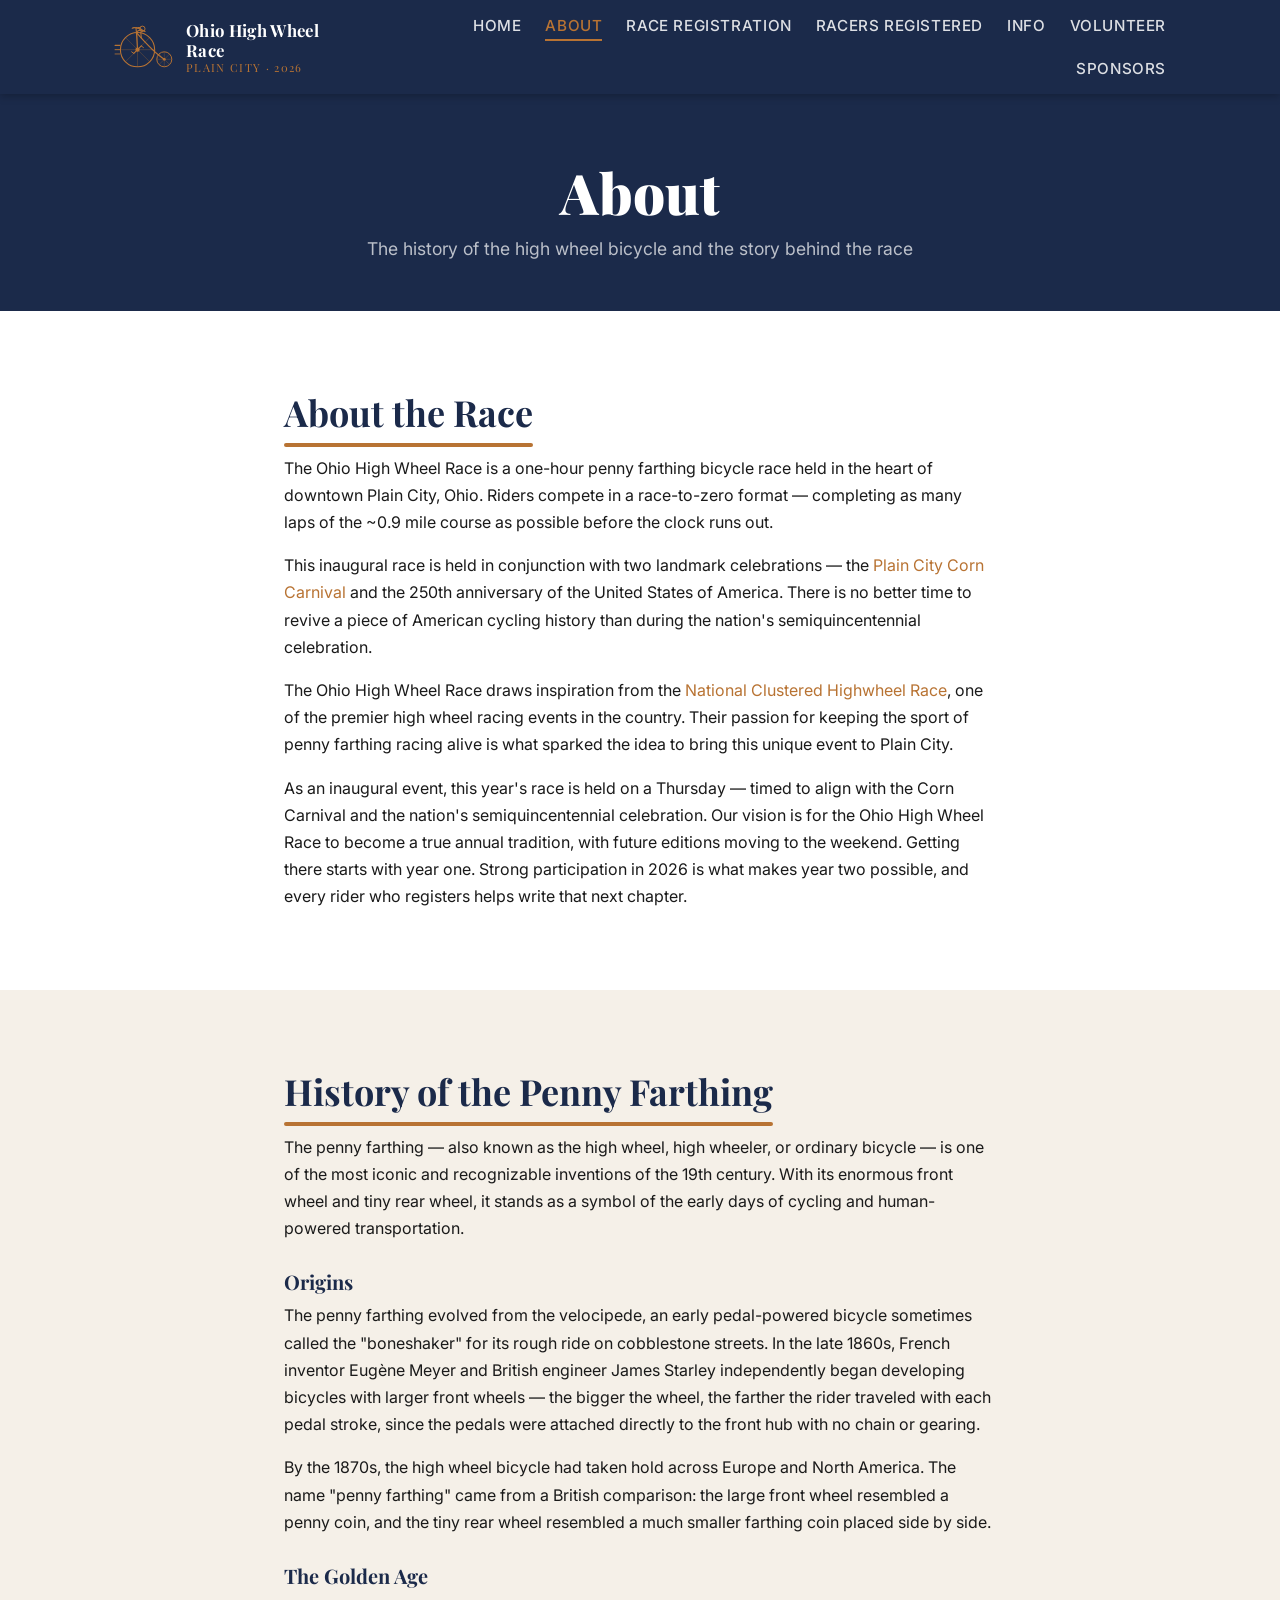
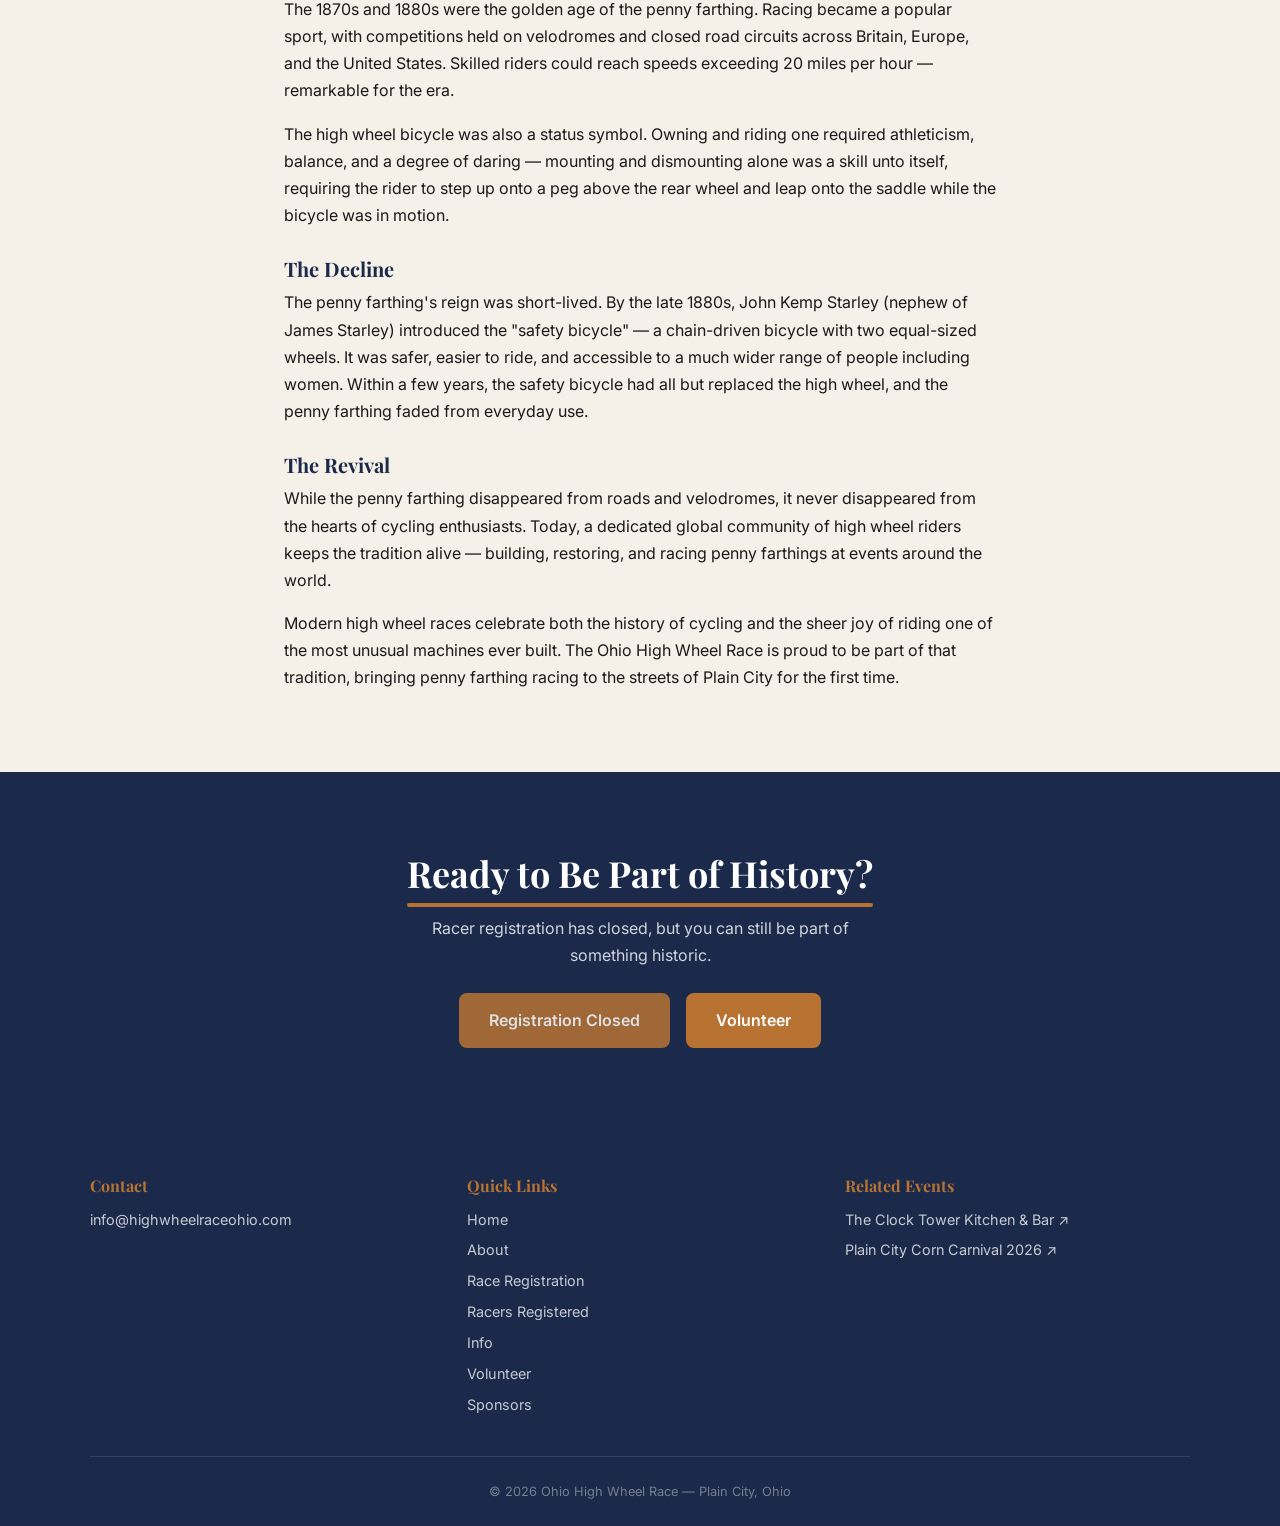
<file: about.html>
<!DOCTYPE html>
<html lang="en">
<head>
  <meta charset="UTF-8">
  <meta name="viewport" content="width=device-width, initial-scale=1.0">
  <title>About | Ohio High Wheel Race 2026</title>
  <meta name="description" content="The history of penny farthing bicycles and the story behind the Ohio High Wheel Race in Plain City, Ohio.">
  <meta property="og:title"       content="About — Ohio High Wheel Race 2026">
  <meta property="og:image"       content="images/og-image.png">
  <meta property="og:url"         content="https://highwheelraceohio.com/about.html">
  <meta property="og:type"        content="website">
  <link rel="icon" href="images/favicon.svg" type="image/svg+xml">
  <link rel="stylesheet" href="css/style.css">
</head>
<body>

  <div id="header-slot"></div>

  <main>

    <section class="page-hero">
      <h1>About</h1>
      <p>The history of the high wheel bicycle and the story behind the race</p>
    </section>

    <!-- About the Race -->
    <section class="section" style="background:var(--white);">
      <div class="container" style="max-width:760px;">
        <h2 class="section-heading">About the Race</h2>
        <p>The Ohio High Wheel Race is a one-hour penny farthing bicycle race held in the heart of downtown Plain City, Ohio. Riders compete in a race-to-zero format — completing as many laps of the ~0.9 mile course as possible before the clock runs out.</p>
        <p>This inaugural race is held in conjunction with two landmark celebrations — the <a href="https://www.plaincityohio.gov/residents/corncarnival2026.php" target="_blank" rel="noopener noreferrer">Plain City Corn Carnival</a> and the 250th anniversary of the United States of America. There is no better time to revive a piece of American cycling history than during the nation's semiquincentennial celebration.</p>
        <p>The Ohio High Wheel Race draws inspiration from the <a href="https://www.highwheelrace.com" target="_blank" rel="noopener noreferrer">National Clustered Highwheel Race</a>, one of the premier high wheel racing events in the country. Their passion for keeping the sport of penny farthing racing alive is what sparked the idea to bring this unique event to Plain City.</p>
        <p>As an inaugural event, this year's race is held on a Thursday — timed to align with the Corn Carnival and the nation's semiquincentennial celebration. Our vision is for the Ohio High Wheel Race to become a true annual tradition, with future editions moving to the weekend. Getting there starts with year one. Strong participation in 2026 is what makes year two possible, and every rider who registers helps write that next chapter.</p>
      </div>
    </section>

    <!-- History of the Penny Farthing -->
    <section class="section" style="background:var(--cream);">
      <div class="container" style="max-width:760px;">
        <h2 class="section-heading">History of the Penny Farthing</h2>

        <p>The penny farthing — also known as the high wheel, high wheeler, or ordinary bicycle — is one of the most iconic and recognizable inventions of the 19th century. With its enormous front wheel and tiny rear wheel, it stands as a symbol of the early days of cycling and human-powered transportation.</p>

        <h3 style="color:var(--navy);margin:1.75rem 0 0.5rem;">Origins</h3>
        <p>The penny farthing evolved from the velocipede, an early pedal-powered bicycle sometimes called the "boneshaker" for its rough ride on cobblestone streets. In the late 1860s, French inventor Eugène Meyer and British engineer James Starley independently began developing bicycles with larger front wheels — the bigger the wheel, the farther the rider traveled with each pedal stroke, since the pedals were attached directly to the front hub with no chain or gearing.</p>
        <p>By the 1870s, the high wheel bicycle had taken hold across Europe and North America. The name "penny farthing" came from a British comparison: the large front wheel resembled a penny coin, and the tiny rear wheel resembled a much smaller farthing coin placed side by side.</p>

        <h3 style="color:var(--navy);margin:1.75rem 0 0.5rem;">The Golden Age</h3>
        <p>The 1870s and 1880s were the golden age of the penny farthing. Racing became a popular sport, with competitions held on velodromes and closed road circuits across Britain, Europe, and the United States. Skilled riders could reach speeds exceeding 20 miles per hour — remarkable for the era.</p>
        <p>The high wheel bicycle was also a status symbol. Owning and riding one required athleticism, balance, and a degree of daring — mounting and dismounting alone was a skill unto itself, requiring the rider to step up onto a peg above the rear wheel and leap onto the saddle while the bicycle was in motion.</p>

        <h3 style="color:var(--navy);margin:1.75rem 0 0.5rem;">The Decline</h3>
        <p>The penny farthing's reign was short-lived. By the late 1880s, John Kemp Starley (nephew of James Starley) introduced the "safety bicycle" — a chain-driven bicycle with two equal-sized wheels. It was safer, easier to ride, and accessible to a much wider range of people including women. Within a few years, the safety bicycle had all but replaced the high wheel, and the penny farthing faded from everyday use.</p>

        <h3 style="color:var(--navy);margin:1.75rem 0 0.5rem;">The Revival</h3>
        <p>While the penny farthing disappeared from roads and velodromes, it never disappeared from the hearts of cycling enthusiasts. Today, a dedicated global community of high wheel riders keeps the tradition alive — building, restoring, and racing penny farthings at events around the world.</p>
        <p>Modern high wheel races celebrate both the history of cycling and the sheer joy of riding one of the most unusual machines ever built. The Ohio High Wheel Race is proud to be part of that tradition, bringing penny farthing racing to the streets of Plain City for the first time.</p>
      </div>
    </section>

    <!-- CTA -->
    <section class="section" style="background:var(--navy);text-align:center;">
      <div class="container">
        <h2 class="section-heading center" style="color:var(--white);">Ready to Be Part of History?</h2>
        <p style="color:rgba(255,255,255,0.8);margin-bottom:1.5rem;max-width:480px;margin-left:auto;margin-right:auto;">Racer registration has closed, but you can still be part of something historic.</p>
        <div style="display:flex;gap:1rem;justify-content:center;flex-wrap:wrap;">
          <span class="btn btn-primary" style="pointer-events:none;opacity:0.85;">Registration Closed</span>
          <a href="volunteer.html" class="btn btn-primary">Volunteer</a>
        </div>
      </div>
    </section>

  </main>

  <div id="footer-slot"></div>
  <script src="js/main.js"></script>
</body>
</html>
</file>
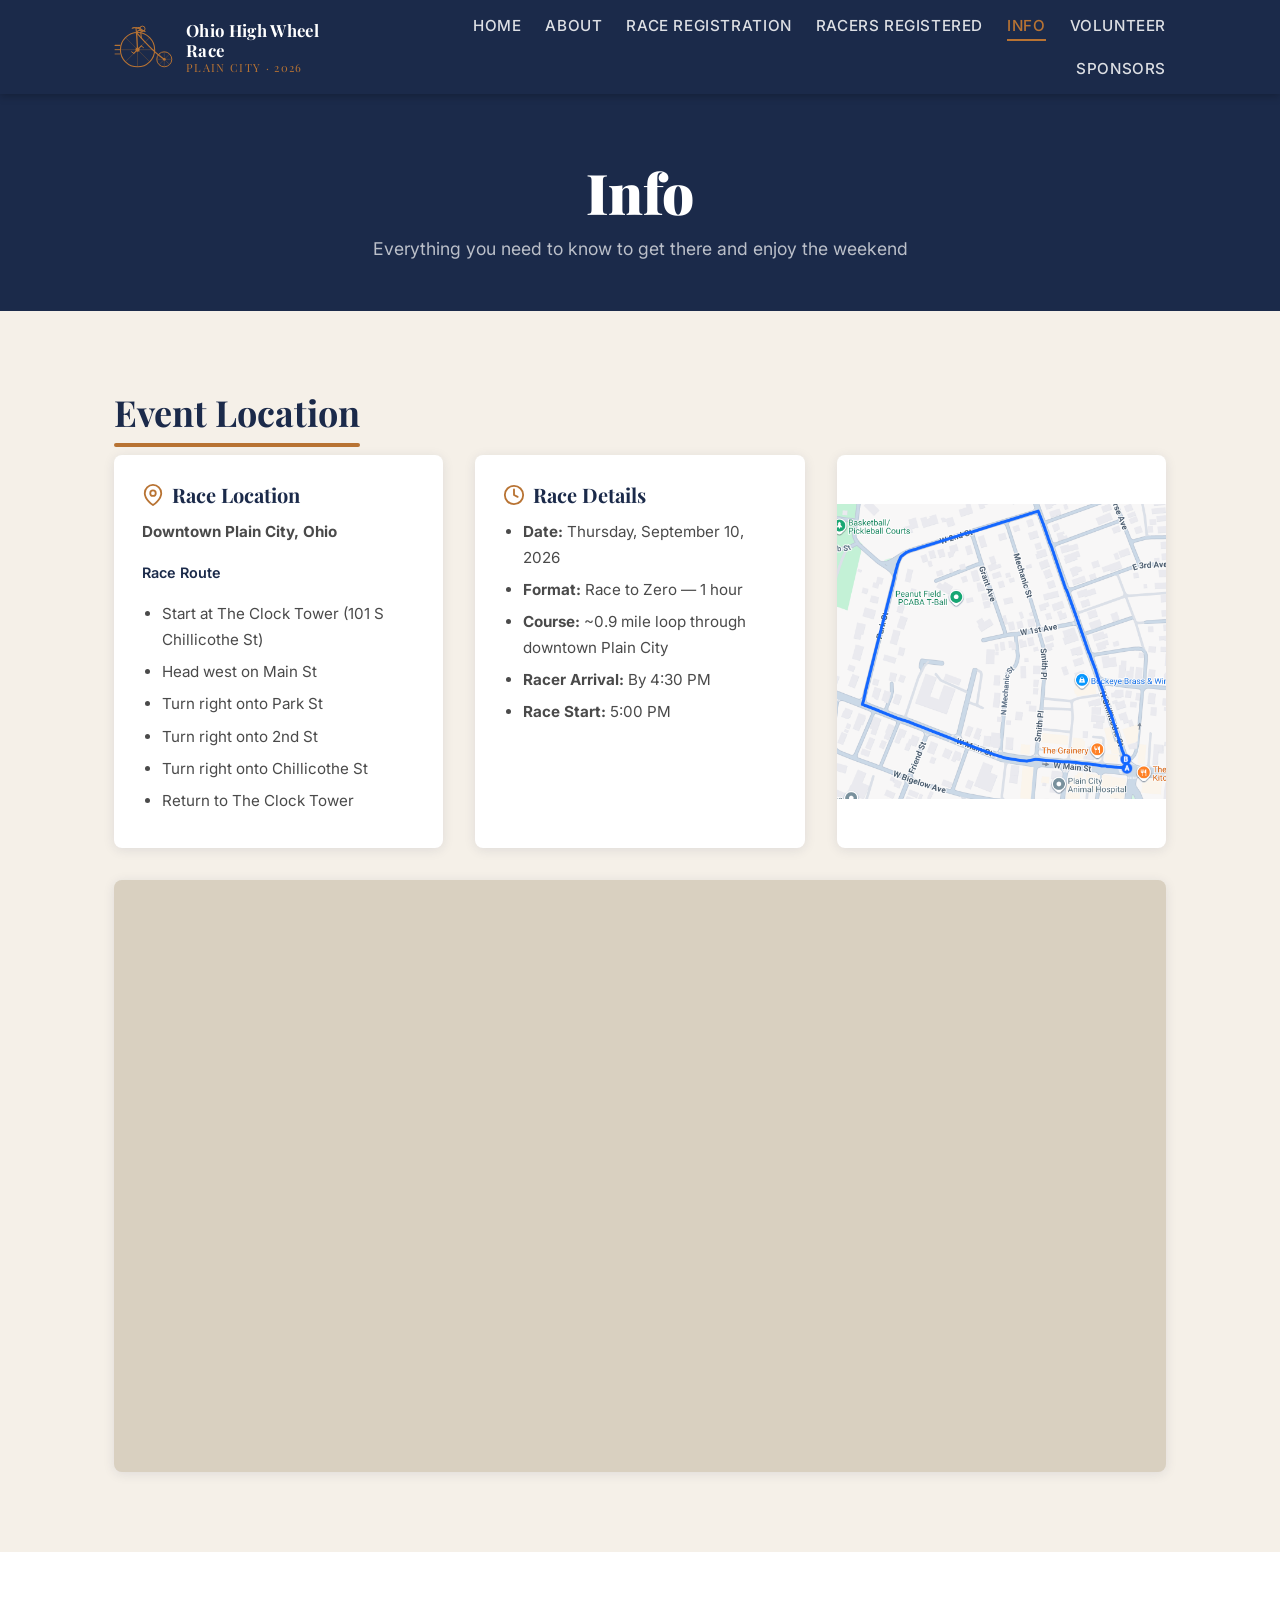
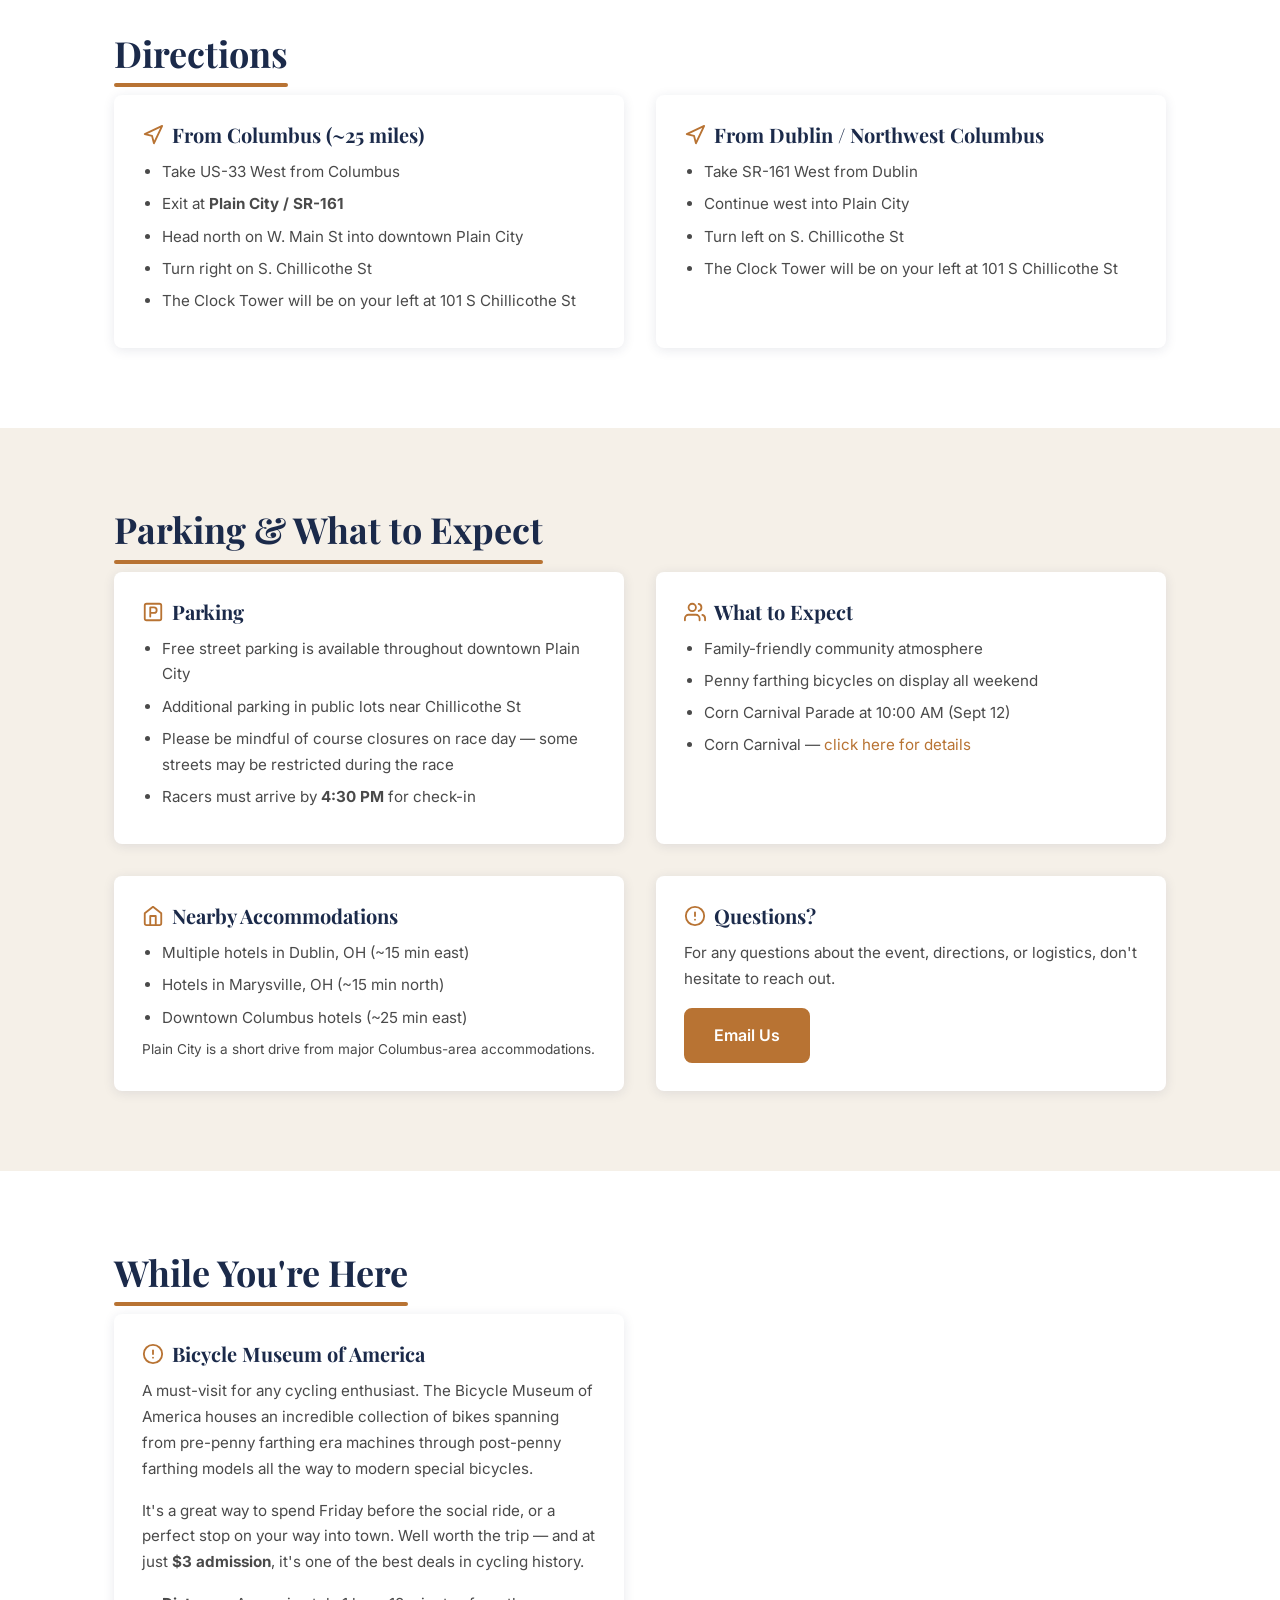
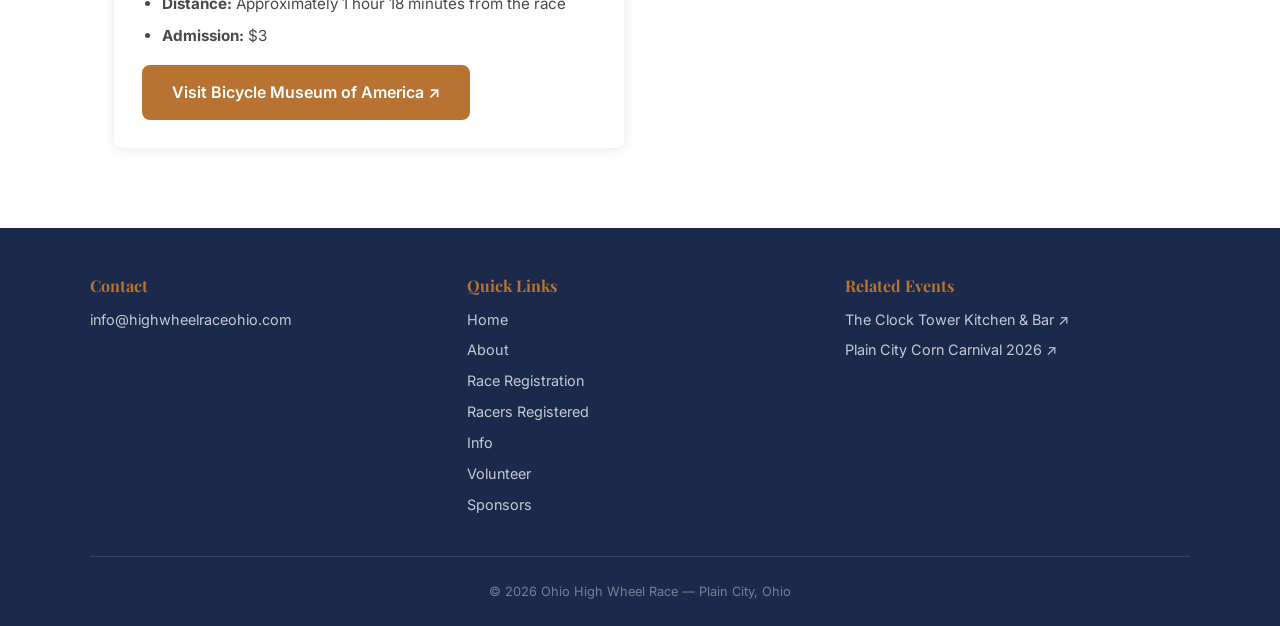
<file: info.html>
<!DOCTYPE html>
<html lang="en">
<head>
  <meta charset="UTF-8">
  <meta name="viewport" content="width=device-width, initial-scale=1.0">
  <title>Info | Ohio High Wheel Race 2026</title>
  <meta name="description" content="Directions, parking, and event information for the Ohio High Wheel Race on September 10, 2026 in Plain City, Ohio.">
  <meta property="og:title"       content="Info — Ohio High Wheel Race 2026">
  <meta property="og:image"       content="images/og-image.png">
  <meta property="og:url"         content="https://highwheelraceohio.com/info.html">
  <meta property="og:type"        content="website">
  <link rel="icon" href="images/favicon.svg" type="image/svg+xml">
  <link rel="stylesheet" href="css/style.css">
  <style>
    .info-grid {
      display: grid;
      grid-template-columns: 1fr 1fr;
      gap: 2rem;
      max-width: var(--max-width);
      margin: 0 auto;
    }
    .info-grid-3col {
      grid-template-columns: 1fr 1fr 1fr;
    }
    @media (max-width: 768px) {
      .info-grid-3col { grid-template-columns: 1fr; }
    }
    @media (max-width: 600px) {
      .info-grid { grid-template-columns: 1fr; }
    }
    .info-card {
      background: var(--white);
      border-radius: var(--radius);
      padding: 1.75rem;
      box-shadow: var(--shadow);
    }
    .info-card h3 {
      color: var(--navy);
      margin-bottom: 0.75rem;
      display: flex;
      align-items: center;
      gap: 0.5rem;
    }
    .info-card h3 svg { color: var(--copper); flex-shrink: 0; }
    .info-card p, .info-card li { color: var(--text-mid); font-size: 0.95rem; }
    .info-card ul { padding-left: 1.25rem; list-style: disc; }
    .info-card ul li { margin-bottom: 0.4rem; }
    .map-embed {
      width: 100%;
      border-radius: var(--radius);
      overflow: hidden;
      box-shadow: var(--shadow);
      aspect-ratio: 16/9;
      background: var(--border);
      display: flex;
      align-items: center;
      justify-content: center;
    }
    .map-embed iframe {
      width: 100%;
      height: 100%;
      border: none;
      display: block;
    }
    @media (max-width: 600px) {
      .info-card { padding: 1.25rem; }
      .map-embed { aspect-ratio: 4/3; }
    }
  </style>
</head>
<body>

  <div id="header-slot"></div>

  <main>

    <section class="page-hero">
      <h1>Info</h1>
      <p>Everything you need to know to get there and enjoy the weekend</p>
    </section>

    <!-- Event Location -->
    <section class="section" style="background:var(--cream);">
      <div class="container">
        <h2 class="section-heading">Event Location</h2>

        <div class="info-grid info-grid-3col" style="margin-bottom:2rem;">

          <div class="info-card">
            <h3>
              <svg width="22" height="22" viewBox="0 0 24 24" fill="none" stroke="currentColor" stroke-width="2" stroke-linecap="round" stroke-linejoin="round" aria-hidden="true">
                <path d="M21 10c0 7-9 13-9 13s-9-6-9-13a9 9 0 0 1 18 0z"/><circle cx="12" cy="10" r="3"/>
              </svg>
              Race Location
            </h3>
            <p><strong>Downtown Plain City, Ohio</strong></p>
            <p style="margin-top:0.75rem;font-weight:600;color:var(--navy);font-size:0.9rem;">Race Route</p>
            <ul style="margin-top:0.25rem;">
              <li>Start at The Clock Tower (101 S Chillicothe St)</li>
              <li>Head west on Main St</li>
              <li>Turn right onto Park St</li>
              <li>Turn right onto 2nd St</li>
              <li>Turn right onto Chillicothe St</li>
              <li>Return to The Clock Tower</li>
            </ul>
          </div>

          <div class="info-card">
            <h3>
              <svg width="22" height="22" viewBox="0 0 24 24" fill="none" stroke="currentColor" stroke-width="2" stroke-linecap="round" stroke-linejoin="round" aria-hidden="true">
                <circle cx="12" cy="12" r="10"/><polyline points="12 6 12 12 16 14"/>
              </svg>
              Race Details
            </h3>
            <ul>
              <li><strong>Date:</strong> Thursday, September 10, 2026</li>
              <li><strong>Format:</strong> Race to Zero — 1 hour</li>
              <li><strong>Course:</strong> ~0.9 mile loop through downtown Plain City</li>
              <li><strong>Racer Arrival:</strong> By 4:30 PM</li>
              <li><strong>Race Start:</strong> 5:00 PM</li>
            </ul>
          </div>

          <div class="info-card" style="padding:0;overflow:hidden;display:flex;align-items:center;justify-content:center;">
            <img src="images/PlainCityRaceRoute.png" alt="Plain City Race Route map" style="width:100%;height:auto;display:block;">
          </div>

        </div>

        <!-- Map -->
        <div class="map-embed">
          <iframe
            src="https://www.google.com/maps/embed?pb=!1m18!1m12!1m3!1d3047.123456789!2d-83.26694!3d40.10583!2m3!1f0!2f0!3f0!3m2!1i1024!2i768!4f13.1!3m3!1m2!1s0x88388e2d8f0b7e5f%3A0x1234567890abcdef!2s101%20S%20Chillicothe%20St%2C%20Plain%20City%2C%20OH%2043064!5e0!3m2!1sen!2sus!4v1234567890"
            allowfullscreen=""
            loading="lazy"
            referrerpolicy="no-referrer-when-downgrade"
            title="The Clock Tower Kitchen and Bar, Plain City Ohio">
          </iframe>
        </div>

      </div>
    </section>

    <!-- Directions -->
    <section class="section" style="background:var(--white);">
      <div class="container">
        <h2 class="section-heading">Directions</h2>

        <div class="info-grid">

          <div class="info-card">
            <h3>
              <svg width="22" height="22" viewBox="0 0 24 24" fill="none" stroke="currentColor" stroke-width="2" stroke-linecap="round" stroke-linejoin="round" aria-hidden="true">
                <polygon points="3 11 22 2 13 21 11 13 3 11"/>
              </svg>
              From Columbus (~25 miles)
            </h3>
            <ul>
              <li>Take US-33 West from Columbus</li>
              <li>Exit at <strong>Plain City / SR-161</strong></li>
              <li>Head north on W. Main St into downtown Plain City</li>
              <li>Turn right on S. Chillicothe St</li>
              <li>The Clock Tower will be on your left at 101 S Chillicothe St</li>
            </ul>
          </div>

          <div class="info-card">
            <h3>
              <svg width="22" height="22" viewBox="0 0 24 24" fill="none" stroke="currentColor" stroke-width="2" stroke-linecap="round" stroke-linejoin="round" aria-hidden="true">
                <polygon points="3 11 22 2 13 21 11 13 3 11"/>
              </svg>
              From Dublin / Northwest Columbus
            </h3>
            <ul>
              <li>Take SR-161 West from Dublin</li>
              <li>Continue west into Plain City</li>
              <li>Turn left on S. Chillicothe St</li>
              <li>The Clock Tower will be on your left at 101 S Chillicothe St</li>
            </ul>
          </div>

        </div>
      </div>
    </section>

    <!-- Parking & What to Expect -->
    <section class="section" style="background:var(--cream);">
      <div class="container">
        <h2 class="section-heading">Parking &amp; What to Expect</h2>

        <div class="info-grid">

          <div class="info-card">
            <h3>
              <svg width="22" height="22" viewBox="0 0 24 24" fill="none" stroke="currentColor" stroke-width="2" stroke-linecap="round" stroke-linejoin="round" aria-hidden="true">
                <rect x="3" y="3" width="18" height="18" rx="2"/><path d="M9 17V7h4a3 3 0 0 1 0 6H9"/>
              </svg>
              Parking
            </h3>
            <ul>
              <li>Free street parking is available throughout downtown Plain City</li>
              <li>Additional parking in public lots near Chillicothe St</li>
              <li>Please be mindful of course closures on race day — some streets may be restricted during the race</li>
              <li>Racers must arrive by <strong>4:30 PM</strong> for check-in</li>
            </ul>
          </div>

          <div class="info-card">
            <h3>
              <svg width="22" height="22" viewBox="0 0 24 24" fill="none" stroke="currentColor" stroke-width="2" stroke-linecap="round" stroke-linejoin="round" aria-hidden="true">
                <path d="M17 21v-2a4 4 0 0 0-4-4H5a4 4 0 0 0-4 4v2"/><circle cx="9" cy="7" r="4"/><path d="M23 21v-2a4 4 0 0 0-3-3.87"/><path d="M16 3.13a4 4 0 0 1 0 7.75"/>
              </svg>
              What to Expect
            </h3>
            <ul>
              <li>Family-friendly community atmosphere</li>
              <li>Penny farthing bicycles on display all weekend</li>
              <li>Corn Carnival Parade at 10:00 AM (Sept 12)</li>
              <li>Corn Carnival — <a href="https://www.plaincityohio.gov/residents/corncarnival2026.php" target="_blank" rel="noopener noreferrer">click here for details</a></li>
            </ul>
          </div>

          <div class="info-card">
            <h3>
              <svg width="22" height="22" viewBox="0 0 24 24" fill="none" stroke="currentColor" stroke-width="2" stroke-linecap="round" stroke-linejoin="round" aria-hidden="true">
                <path d="M3 9l9-7 9 7v11a2 2 0 0 1-2 2H5a2 2 0 0 1-2-2z"/><polyline points="9 22 9 12 15 12 15 22"/>
              </svg>
              Nearby Accommodations
            </h3>
            <ul>
              <li>Multiple hotels in Dublin, OH (~15 min east)</li>
              <li>Hotels in Marysville, OH (~15 min north)</li>
              <li>Downtown Columbus hotels (~25 min east)</li>
            </ul>
            <p style="margin-top:0.5rem;font-size:0.85rem;">Plain City is a short drive from major Columbus-area accommodations.</p>
          </div>

          <div class="info-card">
            <h3>
              <svg width="22" height="22" viewBox="0 0 24 24" fill="none" stroke="currentColor" stroke-width="2" stroke-linecap="round" stroke-linejoin="round" aria-hidden="true">
                <circle cx="12" cy="12" r="10"/><line x1="12" y1="8" x2="12" y2="12"/><line x1="12" y1="16" x2="12.01" y2="16"/>
              </svg>
              Questions?
            </h3>
            <p>For any questions about the event, directions, or logistics, don't hesitate to reach out.</p>
            <p style="margin-top:0.75rem;">
              <a href="mailto:info@highwheelraceohio.com" class="btn btn-primary" style="display:inline-block;">Email Us</a>
            </p>
          </div>

        </div>
      </div>
    </section>

    <!-- Points of Interest -->
    <section class="section" style="background:var(--white);">
      <div class="container">
        <h2 class="section-heading">While You're Here</h2>

        <div class="info-grid">

          <div class="info-card">
            <h3>
              <svg width="22" height="22" viewBox="0 0 24 24" fill="none" stroke="currentColor" stroke-width="2" stroke-linecap="round" stroke-linejoin="round" aria-hidden="true">
                <circle cx="12" cy="12" r="10"/><line x1="12" y1="8" x2="12" y2="12"/><line x1="12" y1="16" x2="12.01" y2="16"/>
              </svg>
              Bicycle Museum of America
            </h3>
            <p>A must-visit for any cycling enthusiast. The Bicycle Museum of America houses an incredible collection of bikes spanning from pre-penny farthing era machines through post-penny farthing models all the way to modern special bicycles.</p>
            <p style="margin-top:0.75rem;">It's a great way to spend Friday before the social ride, or a perfect stop on your way into town. Well worth the trip — and at just <strong>$3 admission</strong>, it's one of the best deals in cycling history.</p>
            <ul style="margin-top:0.75rem;">
              <li><strong>Distance:</strong> Approximately 1 hour 18 minutes from the race</li>
              <li><strong>Admission:</strong> $3</li>
            </ul>
            <p style="margin-top:1rem;">
              <a href="https://www.bicyclemuseum.com/" target="_blank" rel="noopener noreferrer" class="btn btn-primary" style="display:inline-block;">Visit Bicycle Museum of America ↗</a>
            </p>
          </div>

        </div>
      </div>
    </section>

  </main>

  <div id="footer-slot"></div>
  <script src="js/main.js"></script>
</body>
</html>
</file>
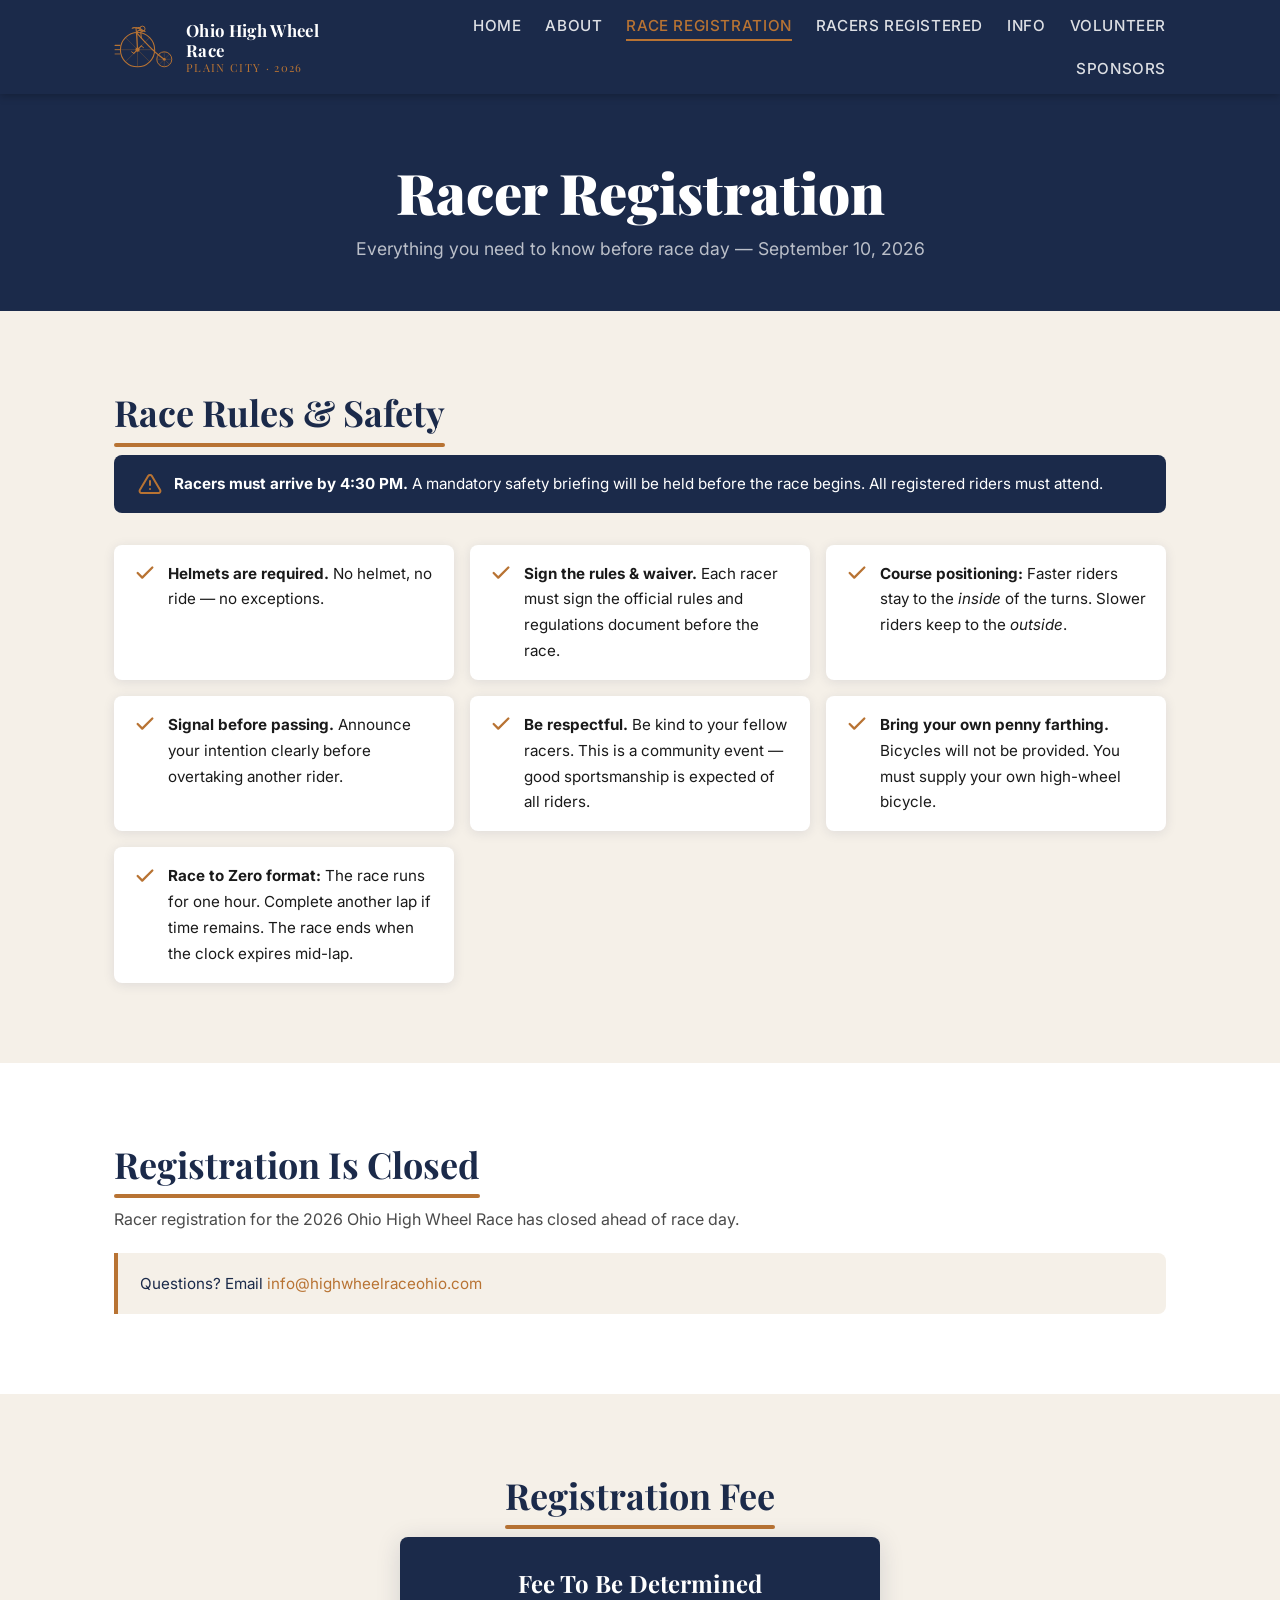
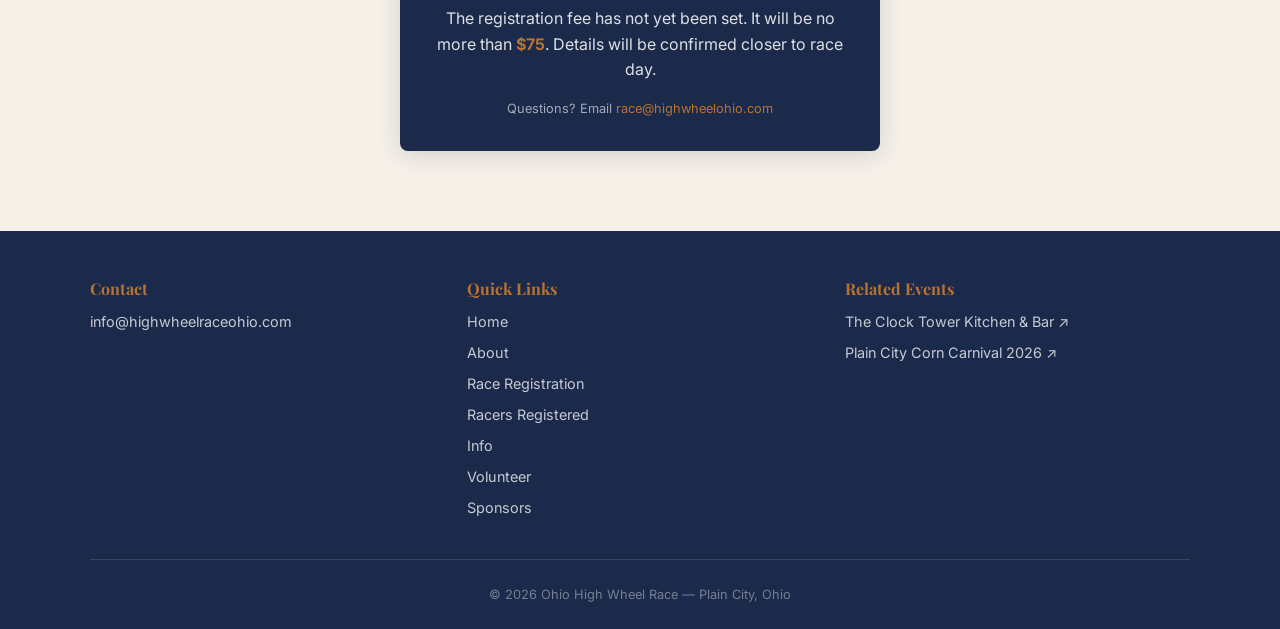
<file: racerregistration.html>
<!DOCTYPE html>
<html lang="en">
<head>
  <meta charset="UTF-8">
  <meta name="viewport" content="width=device-width, initial-scale=1.0">
  <title>Racer Registration | Ohio High Wheel Race 2026</title>
  <meta name="description" content="Register for the Ohio High Wheel Race on September 10, 2026 in Plain City, Ohio. $45 entry fee. Review race rules, safety requirements, and registration details.">

  <!-- Open Graph -->
  <meta property="og:title"       content="Register — Ohio High Wheel Race 2026">
  <meta property="og:description" content="Register for the Ohio High Wheel Race — $45 entry fee, paid via Venmo. Race day: September 10, 2026 in Plain City, Ohio.">
  <meta property="og:image"       content="images/og-image.png">
  <meta property="og:url"         content="https://highwheelraceohio.com/racerregistration.html">
  <meta property="og:type"        content="website">

  <link rel="icon" href="images/favicon.svg" type="image/svg+xml">
  <link rel="stylesheet" href="css/style.css">
</head>
<body>

  <!-- Header injected by JS -->
  <div id="header-slot"></div>

  <main>

    <!-- ===== PAGE HERO ===== -->
    <section class="page-hero">
      <h1>Racer Registration</h1>
      <p>Everything you need to know before race day &mdash; September 10, 2026</p>
    </section>

    <!-- ===== RACE RULES ===== -->
    <section class="rules-section section">
      <div class="container">
        <h2 class="section-heading">Race Rules &amp; Safety</h2>

        <div class="rules-alert">
          <svg width="24" height="24" viewBox="0 0 24 24" fill="none" stroke="currentColor" stroke-width="2" stroke-linecap="round" stroke-linejoin="round" aria-hidden="true">
            <path d="M10.29 3.86L1.82 18a2 2 0 0 0 1.71 3h16.94a2 2 0 0 0 1.71-3L13.71 3.86a2 2 0 0 0-3.42 0z"/>
            <line x1="12" y1="9" x2="12" y2="13"/>
            <line x1="12" y1="17" x2="12.01" y2="17"/>
          </svg>
          <span><strong>Racers must arrive by 4:30 PM.</strong> A mandatory safety briefing will be held before the race begins. All registered riders must attend.</span>
        </div>

        <ul class="rules-list">

          <li class="rule-item">
            <svg class="rule-check" viewBox="0 0 24 24" fill="none" stroke="currentColor" stroke-width="2.5" stroke-linecap="round" stroke-linejoin="round" aria-hidden="true">
              <polyline points="20 6 9 17 4 12"/>
            </svg>
            <span class="rule-text"><strong>Helmets are required.</strong> No helmet, no ride &mdash; no exceptions.</span>
          </li>

          <li class="rule-item">
            <svg class="rule-check" viewBox="0 0 24 24" fill="none" stroke="currentColor" stroke-width="2.5" stroke-linecap="round" stroke-linejoin="round" aria-hidden="true">
              <polyline points="20 6 9 17 4 12"/>
            </svg>
            <span class="rule-text"><strong>Sign the rules &amp; waiver.</strong> Each racer must sign the official rules and regulations document before the race.</span>
          </li>

          <li class="rule-item">
            <svg class="rule-check" viewBox="0 0 24 24" fill="none" stroke="currentColor" stroke-width="2.5" stroke-linecap="round" stroke-linejoin="round" aria-hidden="true">
              <polyline points="20 6 9 17 4 12"/>
            </svg>
            <span class="rule-text"><strong>Course positioning:</strong> Faster riders stay to the <em>inside</em> of the turns. Slower riders keep to the <em>outside</em>.</span>
          </li>

          <li class="rule-item">
            <svg class="rule-check" viewBox="0 0 24 24" fill="none" stroke="currentColor" stroke-width="2.5" stroke-linecap="round" stroke-linejoin="round" aria-hidden="true">
              <polyline points="20 6 9 17 4 12"/>
            </svg>
            <span class="rule-text"><strong>Signal before passing.</strong> Announce your intention clearly before overtaking another rider.</span>
          </li>

          <li class="rule-item">
            <svg class="rule-check" viewBox="0 0 24 24" fill="none" stroke="currentColor" stroke-width="2.5" stroke-linecap="round" stroke-linejoin="round" aria-hidden="true">
              <polyline points="20 6 9 17 4 12"/>
            </svg>
            <span class="rule-text"><strong>Be respectful.</strong> Be kind to your fellow racers. This is a community event &mdash; good sportsmanship is expected of all riders.</span>
          </li>

          <li class="rule-item">
            <svg class="rule-check" viewBox="0 0 24 24" fill="none" stroke="currentColor" stroke-width="2.5" stroke-linecap="round" stroke-linejoin="round" aria-hidden="true">
              <polyline points="20 6 9 17 4 12"/>
            </svg>
            <span class="rule-text"><strong>Bring your own penny farthing.</strong> Bicycles will not be provided. You must supply your own high-wheel bicycle.</span>
          </li>

          <li class="rule-item">
            <svg class="rule-check" viewBox="0 0 24 24" fill="none" stroke="currentColor" stroke-width="2.5" stroke-linecap="round" stroke-linejoin="round" aria-hidden="true">
              <polyline points="20 6 9 17 4 12"/>
            </svg>
            <span class="rule-text"><strong>Race to Zero format:</strong> The race runs for one hour. Complete another lap if time remains. The race ends when the clock expires mid-lap.</span>
          </li>

        </ul>
      </div>
    </section>

    <!-- ===== REGISTRATION CLOSED ===== -->
    <section class="register-section section" id="register">
      <div class="container">
        <h2 class="section-heading">Registration Is Closed</h2>
        <p style="color:var(--text-mid);margin-bottom:1.25rem;">Racer registration for the 2026 Ohio High Wheel Race has closed ahead of race day.</p>
        <div style="background:var(--cream);border-left:4px solid var(--copper);padding:1.1rem 1.4rem;border-radius:0 var(--radius) var(--radius) 0;">
          <p style="margin:0;color:var(--navy);font-size:0.95rem;">Questions? Email <a href="mailto:info@highwheelraceohio.com">info@highwheelraceohio.com</a></p>
        </div>
      </div>
    </section>

    <!-- ===== REGISTRATION FEE ===== -->
    <section class="payment-section section" id="payment">
      <div class="container">
        <h2 class="section-heading center">Registration Fee</h2>
        <div class="payment-card" style="max-width:480px;">
          <h3>Fee To Be Determined</h3>
          <p class="payment-note" style="font-size:1rem;color:rgba(255,255,255,0.85);">The registration fee has not yet been set. It will be no more than <strong style="color:var(--copper);">$75</strong>. Details will be confirmed closer to race day.</p>
          <p class="payment-note" style="margin-top:1rem;">Questions? Email <a href="mailto:race@highwheelohio.com">race@highwheelohio.com</a></p>
        </div>
      </div>
    </section>


  </main>

  <!-- Footer injected by JS -->
  <div id="footer-slot"></div>

  <script src="js/main.js"></script>
</body>
</html>
</file>
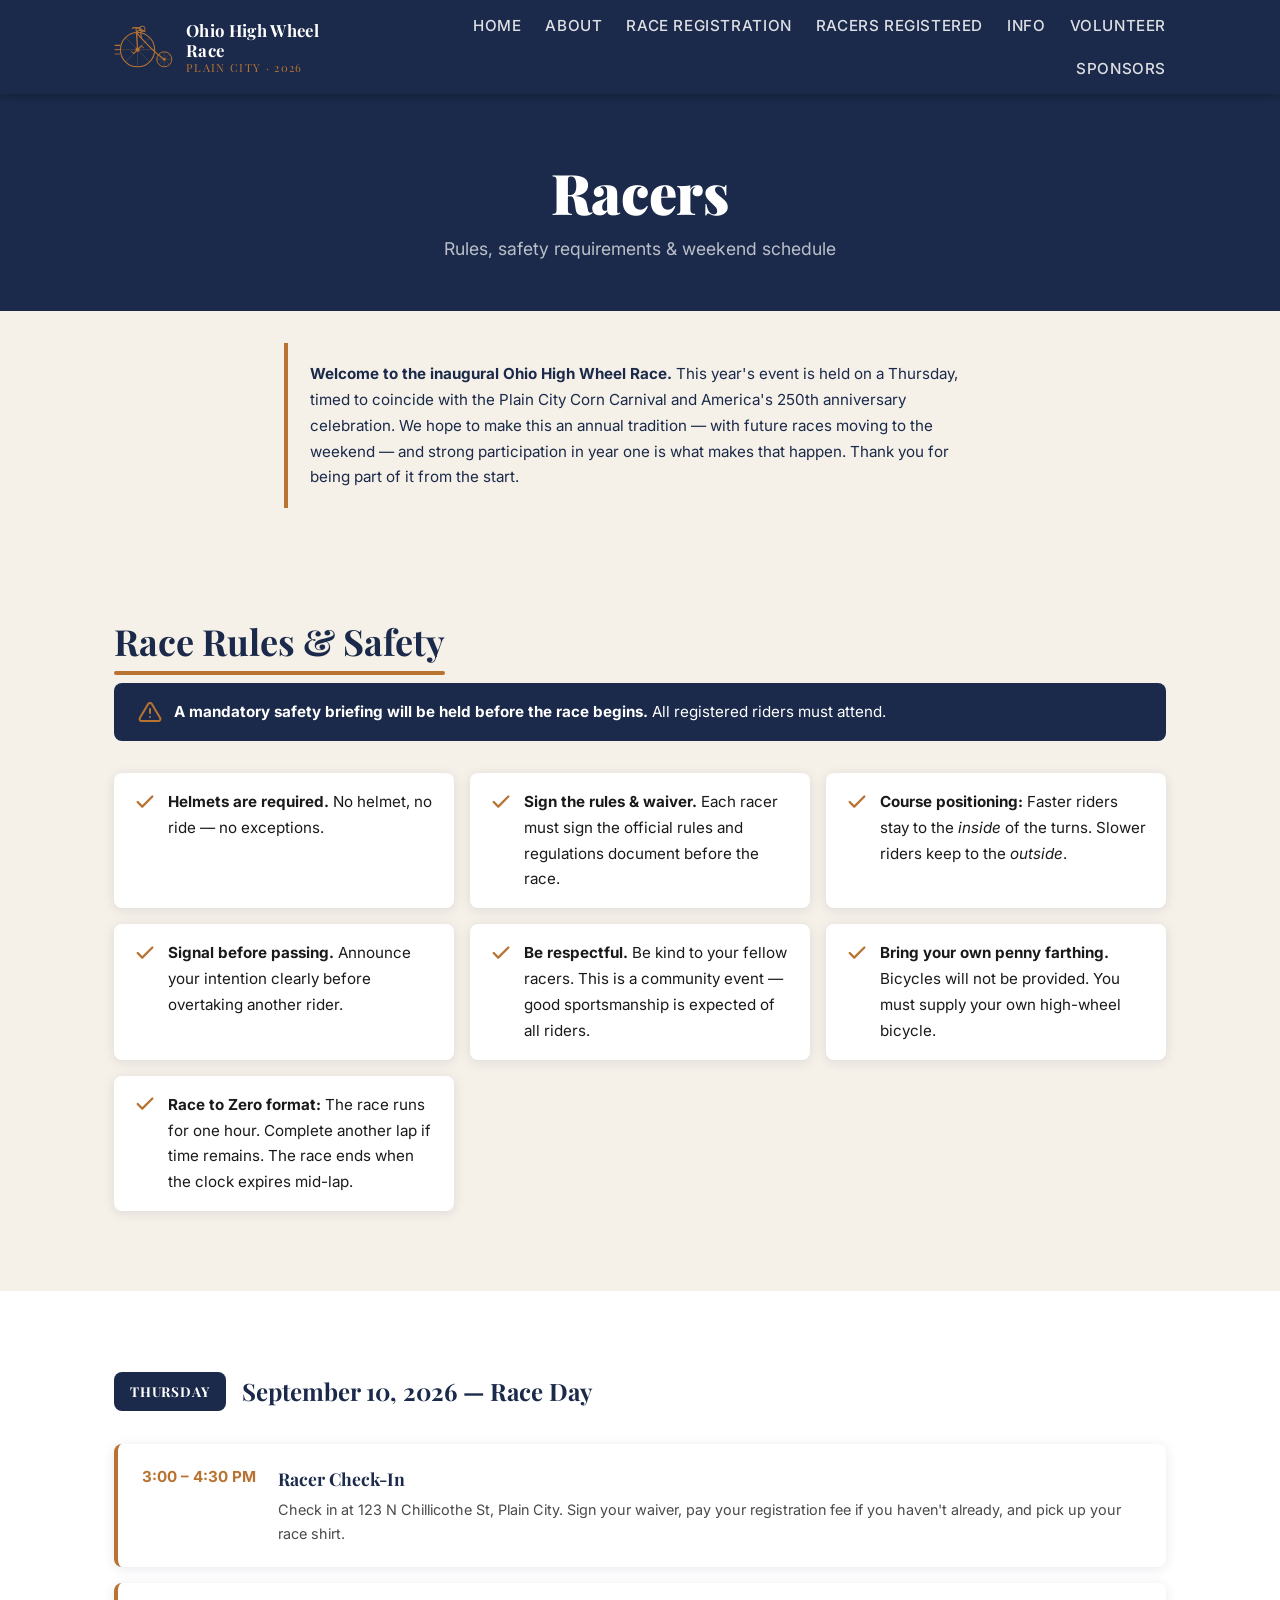
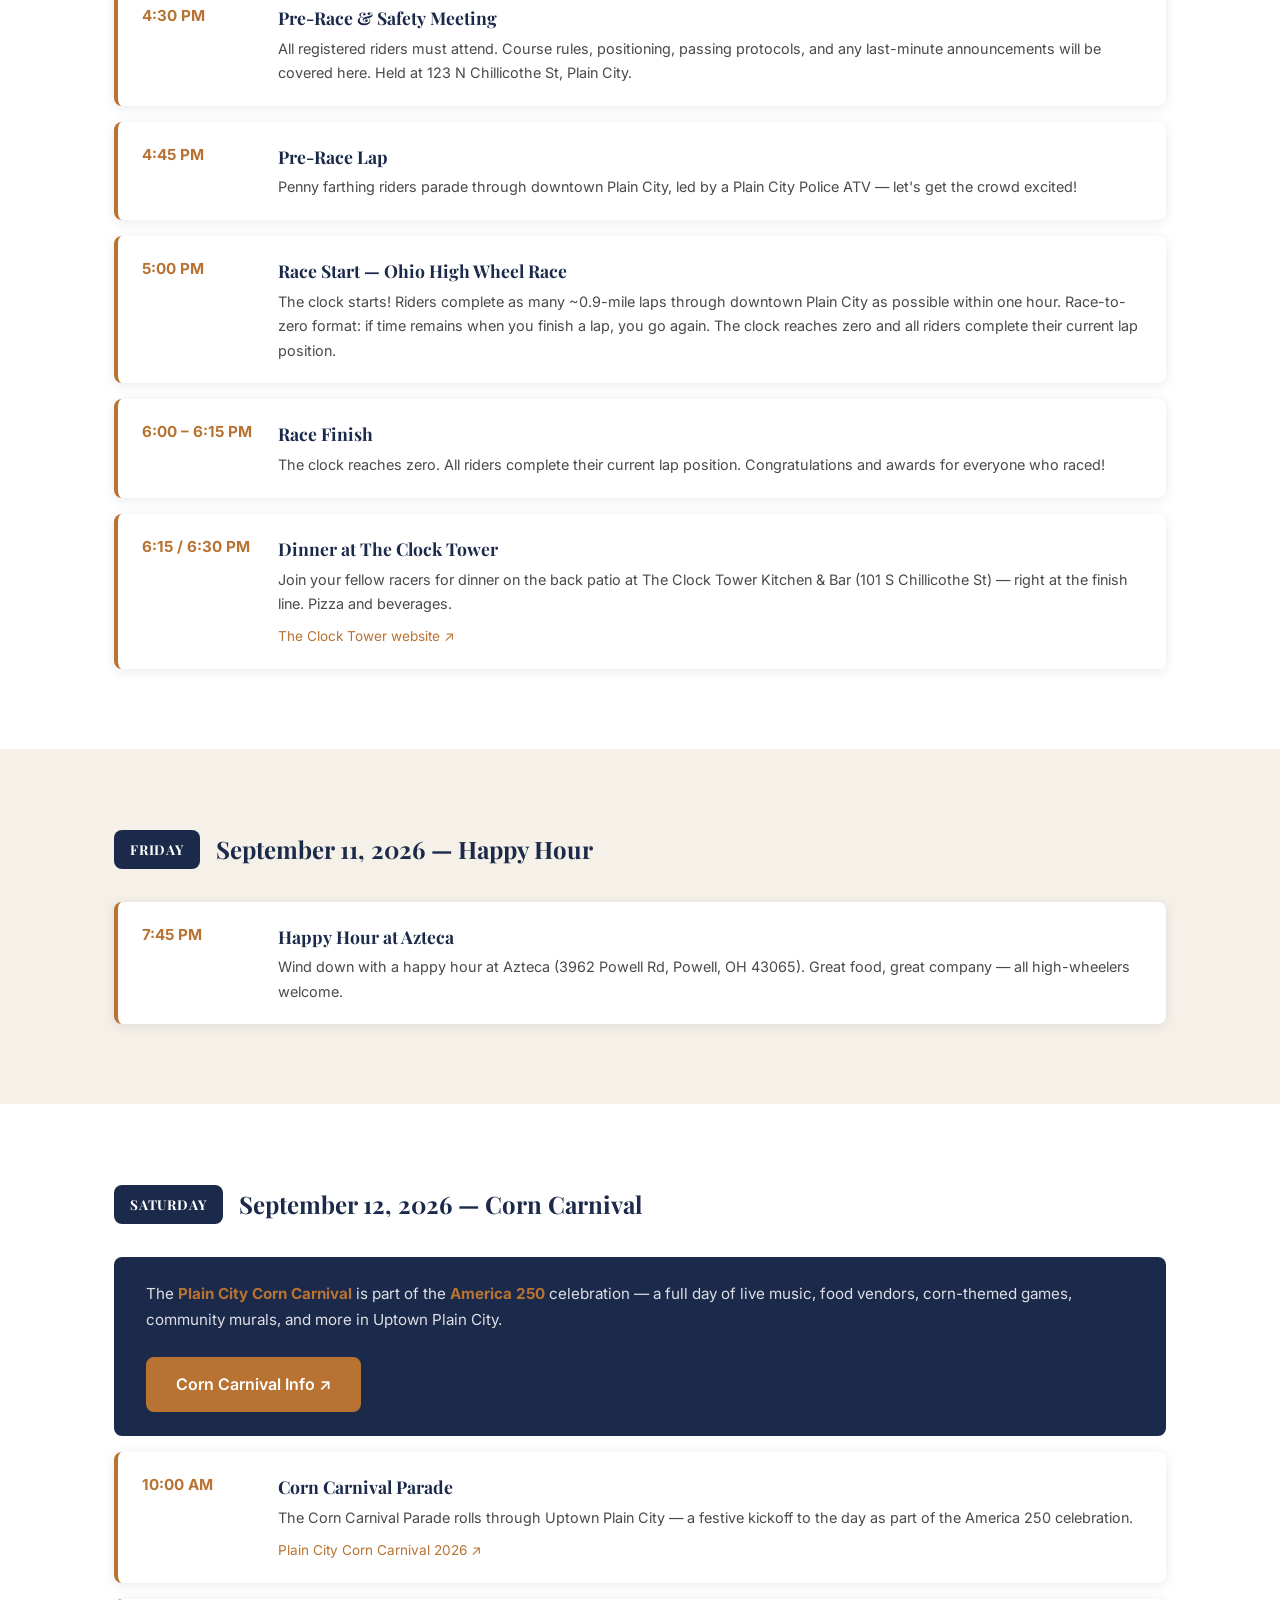
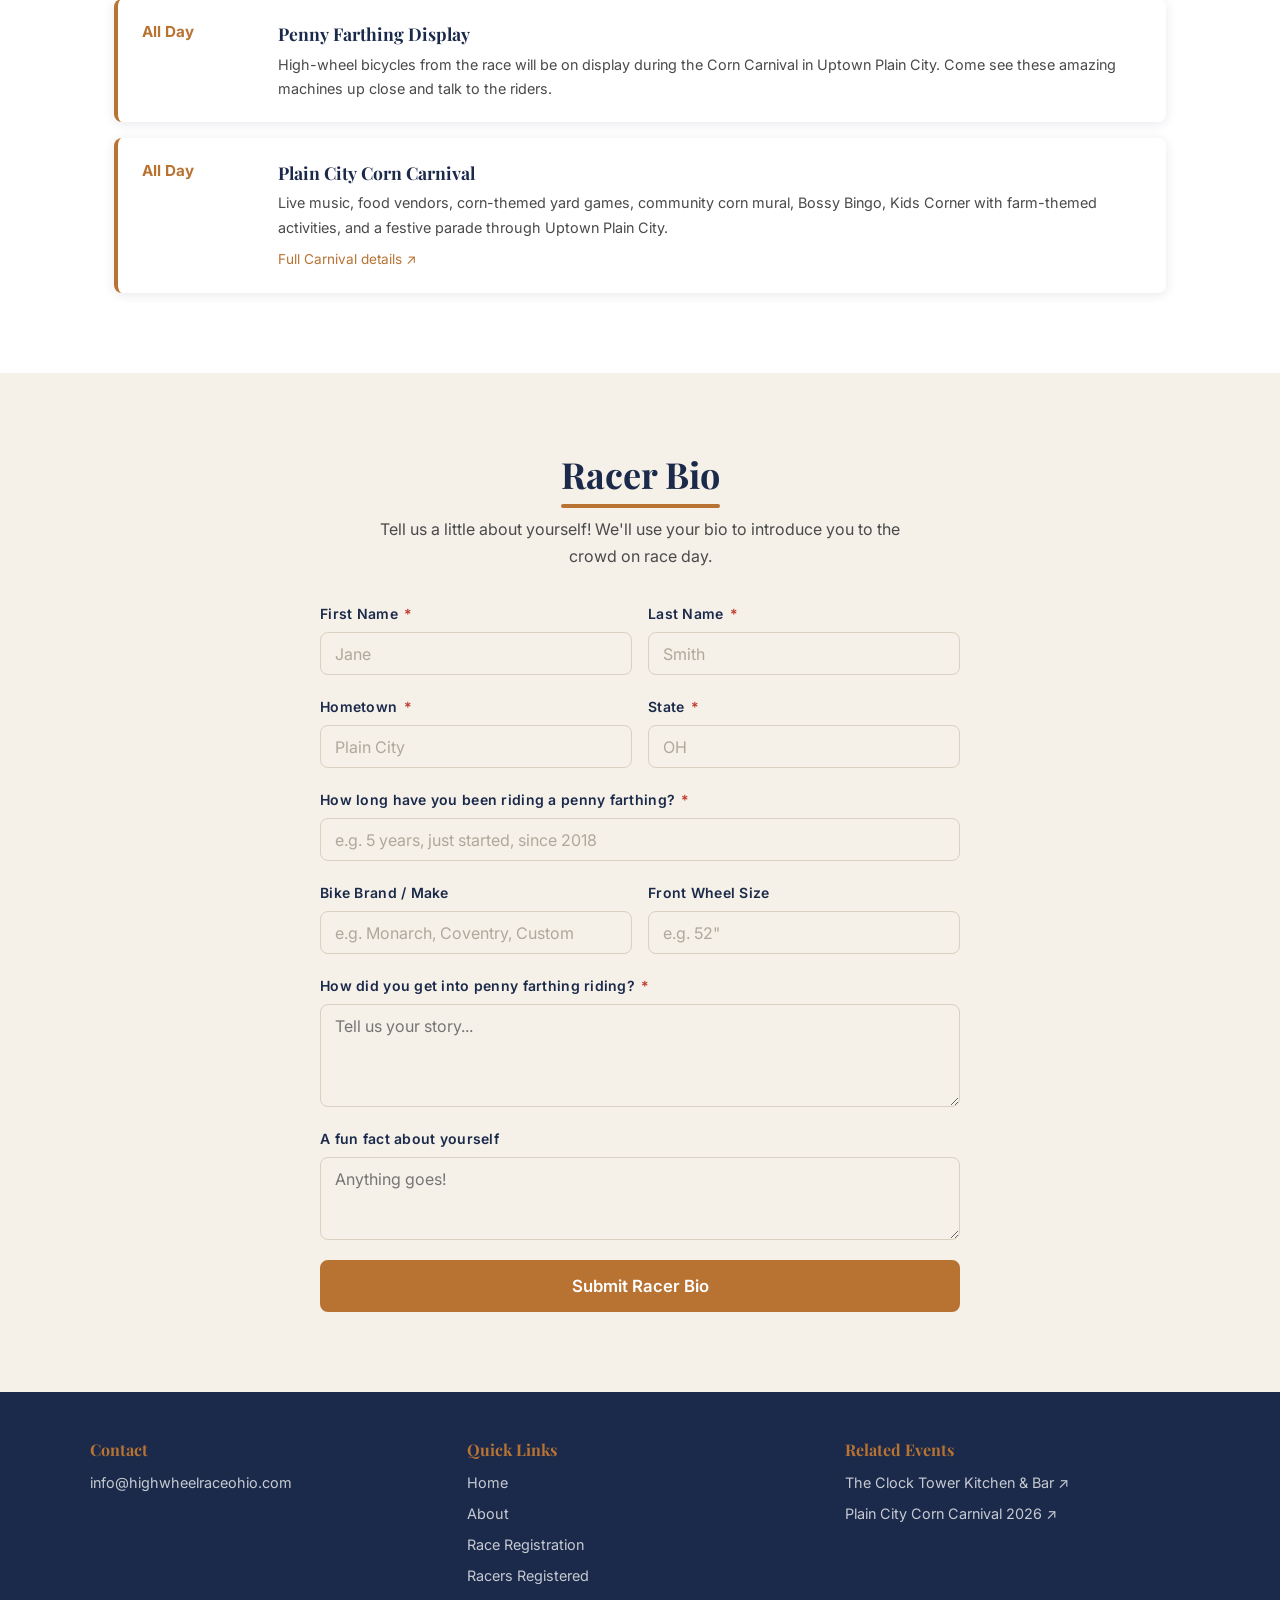
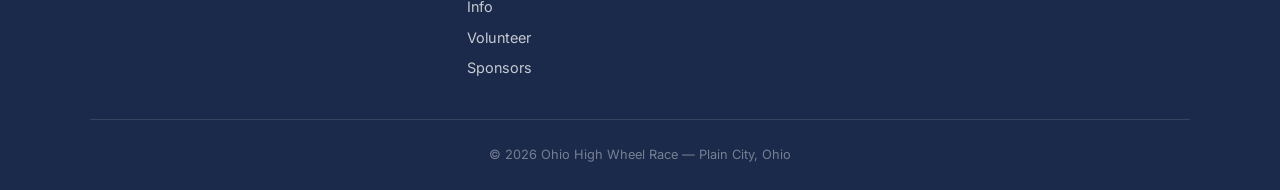
<file: racers.html>
<!DOCTYPE html>
<html lang="en">
<head>
  <meta charset="UTF-8">
  <meta name="viewport" content="width=device-width, initial-scale=1.0">
  <title>Racers | Ohio High Wheel Race 2026</title>
  <meta name="description" content="Race rules, safety requirements, and full weekend schedule for the Ohio High Wheel Race on September 10, 2026 in Plain City, Ohio.">
  <link rel="icon" href="images/favicon.svg" type="image/svg+xml">
  <link rel="stylesheet" href="css/style.css">
</head>
<body>

  <div id="header-slot"></div>

  <main>

    <section class="page-hero">
      <h1>Racers</h1>
      <p>Rules, safety requirements &amp; weekend schedule</p>
    </section>

    <!-- ===== INAUGURAL NOTE ===== -->
    <section class="section" style="background:var(--cream);padding-top:2rem;padding-bottom:2rem;">
      <div class="container" style="max-width:760px;">
        <div style="border-left:4px solid var(--copper);padding:1.1rem 1.4rem;border-radius:0 var(--radius) var(--radius) 0;">
          <p style="margin:0;color:var(--navy);font-size:0.95rem;"><strong>Welcome to the inaugural Ohio High Wheel Race.</strong> This year's event is held on a Thursday, timed to coincide with the Plain City Corn Carnival and America's 250th anniversary celebration. We hope to make this an annual tradition — with future races moving to the weekend — and strong participation in year one is what makes that happen. Thank you for being part of it from the start.</p>
        </div>
      </div>
    </section>

    <!-- ===== RACE RULES ===== -->
    <section class="rules-section section">
      <div class="container">
        <h2 class="section-heading">Race Rules &amp; Safety</h2>

        <div class="rules-alert">
          <svg width="24" height="24" viewBox="0 0 24 24" fill="none" stroke="currentColor" stroke-width="2" stroke-linecap="round" stroke-linejoin="round" aria-hidden="true">
            <path d="M10.29 3.86L1.82 18a2 2 0 0 0 1.71 3h16.94a2 2 0 0 0 1.71-3L13.71 3.86a2 2 0 0 0-3.42 0z"/>
            <line x1="12" y1="9" x2="12" y2="13"/>
            <line x1="12" y1="17" x2="12.01" y2="17"/>
          </svg>
          <span><strong>A mandatory safety briefing will be held before the race begins.</strong> All registered riders must attend.</span>
        </div>

        <ul class="rules-list">

          <li class="rule-item">
            <svg class="rule-check" viewBox="0 0 24 24" fill="none" stroke="currentColor" stroke-width="2.5" stroke-linecap="round" stroke-linejoin="round" aria-hidden="true">
              <polyline points="20 6 9 17 4 12"/>
            </svg>
            <span class="rule-text"><strong>Helmets are required.</strong> No helmet, no ride &mdash; no exceptions.</span>
          </li>

          <li class="rule-item">
            <svg class="rule-check" viewBox="0 0 24 24" fill="none" stroke="currentColor" stroke-width="2.5" stroke-linecap="round" stroke-linejoin="round" aria-hidden="true">
              <polyline points="20 6 9 17 4 12"/>
            </svg>
            <span class="rule-text"><strong>Sign the rules &amp; waiver.</strong> Each racer must sign the official rules and regulations document before the race.</span>
          </li>

          <li class="rule-item">
            <svg class="rule-check" viewBox="0 0 24 24" fill="none" stroke="currentColor" stroke-width="2.5" stroke-linecap="round" stroke-linejoin="round" aria-hidden="true">
              <polyline points="20 6 9 17 4 12"/>
            </svg>
            <span class="rule-text"><strong>Course positioning:</strong> Faster riders stay to the <em>inside</em> of the turns. Slower riders keep to the <em>outside</em>.</span>
          </li>

          <li class="rule-item">
            <svg class="rule-check" viewBox="0 0 24 24" fill="none" stroke="currentColor" stroke-width="2.5" stroke-linecap="round" stroke-linejoin="round" aria-hidden="true">
              <polyline points="20 6 9 17 4 12"/>
            </svg>
            <span class="rule-text"><strong>Signal before passing.</strong> Announce your intention clearly before overtaking another rider.</span>
          </li>

          <li class="rule-item">
            <svg class="rule-check" viewBox="0 0 24 24" fill="none" stroke="currentColor" stroke-width="2.5" stroke-linecap="round" stroke-linejoin="round" aria-hidden="true">
              <polyline points="20 6 9 17 4 12"/>
            </svg>
            <span class="rule-text"><strong>Be respectful.</strong> Be kind to your fellow racers. This is a community event &mdash; good sportsmanship is expected of all riders.</span>
          </li>

          <li class="rule-item">
            <svg class="rule-check" viewBox="0 0 24 24" fill="none" stroke="currentColor" stroke-width="2.5" stroke-linecap="round" stroke-linejoin="round" aria-hidden="true">
              <polyline points="20 6 9 17 4 12"/>
            </svg>
            <span class="rule-text"><strong>Bring your own penny farthing.</strong> Bicycles will not be provided. You must supply your own high-wheel bicycle.</span>
          </li>

          <li class="rule-item">
            <svg class="rule-check" viewBox="0 0 24 24" fill="none" stroke="currentColor" stroke-width="2.5" stroke-linecap="round" stroke-linejoin="round" aria-hidden="true">
              <polyline points="20 6 9 17 4 12"/>
            </svg>
            <span class="rule-text"><strong>Race to Zero format:</strong> The race runs for one hour. Complete another lap if time remains. The race ends when the clock expires mid-lap.</span>
          </li>

        </ul>
      </div>
    </section>

    <!-- ===== THURSDAY SEPT 10 ===== -->
    <section class="schedule-section section">
      <div class="container">

        <div class="day-header">
          <div class="day-badge">Thursday</div>
          <div class="day-title">September 10, 2026 &mdash; Race Day</div>
        </div>

        <div class="event-list">

          <div class="event-card">
            <div class="event-time">3:00 – 4:30 PM</div>
            <div>
              <div class="event-title">Racer Check-In</div>
              <p class="event-desc">Check in at 123 N Chillicothe St, Plain City. Sign your waiver, pay your registration fee if you haven't already, and pick up your race shirt.</p>
            </div>
          </div>

          <div class="event-card">
            <div class="event-time">4:30 PM</div>
            <div>
              <div class="event-title">Pre-Race &amp; Safety Meeting</div>
              <p class="event-desc">All registered riders must attend. Course rules, positioning, passing protocols, and any last-minute announcements will be covered here. Held at 123 N Chillicothe St, Plain City.</p>
            </div>
          </div>

          <div class="event-card">
            <div class="event-time">4:45 PM</div>
            <div>
              <div class="event-title">Pre-Race Lap</div>
              <p class="event-desc">Penny farthing riders parade through downtown Plain City, led by a Plain City Police ATV — let's get the crowd excited!</p>
            </div>
          </div>

          <div class="event-card">
            <div class="event-time">5:00 PM</div>
            <div>
              <div class="event-title">Race Start — Ohio High Wheel Race</div>
              <p class="event-desc">The clock starts! Riders complete as many ~0.9-mile laps through downtown Plain City as possible within one hour. Race-to-zero format: if time remains when you finish a lap, you go again. The clock reaches zero and all riders complete their current lap position.</p>
            </div>
          </div>

          <div class="event-card">
            <div class="event-time">6:00 – 6:15 PM</div>
            <div>
              <div class="event-title">Race Finish</div>
              <p class="event-desc">The clock reaches zero. All riders complete their current lap position. Congratulations and awards for everyone who raced!</p>
            </div>
          </div>

          <div class="event-card">
            <div class="event-time">6:15 / 6:30 PM</div>
            <div>
              <div class="event-title">Dinner at The Clock Tower</div>
              <p class="event-desc">Join your fellow racers for dinner on the back patio at The Clock Tower Kitchen &amp; Bar (101 S Chillicothe St) — right at the finish line. Pizza and beverages.</p>
              <a href="https://www.theclocktowerkitchenandbar.com/" target="_blank" rel="noopener noreferrer" class="event-link">The Clock Tower website ↗</a>
            </div>
          </div>

        </div>
      </div>
    </section>

    <!-- ===== FRIDAY SEPT 11 ===== -->
    <section class="schedule-section section">
      <div class="container">

        <div class="day-header">
          <div class="day-badge">Friday</div>
          <div class="day-title">September 11, 2026 &mdash; Happy Hour</div>
        </div>

        <div class="event-list">

          <div class="event-card">
            <div class="event-time">7:45 PM</div>
            <div>
              <div class="event-title">Happy Hour at Azteca</div>
              <p class="event-desc">Wind down with a happy hour at Azteca (3962 Powell Rd, Powell, OH 43065). Great food, great company — all high-wheelers welcome.</p>
            </div>
          </div>

        </div>
      </div>
    </section>

    <!-- ===== SATURDAY SEPT 12 ===== -->
    <section class="schedule-section section">
      <div class="container">

        <div class="day-header">
          <div class="day-badge">Saturday</div>
          <div class="day-title">September 12, 2026 &mdash; Corn Carnival</div>
        </div>

        <div class="carnival-callout">
          <p>
            The <strong>Plain City Corn Carnival</strong> is part of the <strong>America 250</strong> celebration &mdash; a full day of live music, food vendors, corn-themed games, community murals, and more in Uptown Plain City.
          </p>
          <a href="https://www.plaincityohio.gov/residents/corncarnival2026.php" target="_blank" rel="noopener noreferrer" class="btn btn-primary" style="white-space:nowrap;">
            Corn Carnival Info ↗
          </a>
        </div>

        <div class="event-list">

          <div class="event-card">
            <div class="event-time">10:00 AM</div>
            <div>
              <div class="event-title">Corn Carnival Parade</div>
              <p class="event-desc">The Corn Carnival Parade rolls through Uptown Plain City — a festive kickoff to the day as part of the America 250 celebration.</p>
              <a href="https://www.plaincityohio.gov/residents/corncarnival2026.php" target="_blank" rel="noopener noreferrer" class="event-link">Plain City Corn Carnival 2026 ↗</a>
            </div>
          </div>

          <div class="event-card">
            <div class="event-time">All Day</div>
            <div>
              <div class="event-title">Penny Farthing Display</div>
              <p class="event-desc">High-wheel bicycles from the race will be on display during the Corn Carnival in Uptown Plain City. Come see these amazing machines up close and talk to the riders.</p>
            </div>
          </div>

          <div class="event-card">
            <div class="event-time">All Day</div>
            <div>
              <div class="event-title">Plain City Corn Carnival</div>
              <p class="event-desc">Live music, food vendors, corn-themed yard games, community corn mural, Bossy Bingo, Kids Corner with farm-themed activities, and a festive parade through Uptown Plain City.</p>
              <a href="https://www.plaincityohio.gov/residents/corncarnival2026.php" target="_blank" rel="noopener noreferrer" class="event-link">Full Carnival details ↗</a>
            </div>
          </div>

        </div>
      </div>
    </section>

    <!-- ===== RACER BIO FORM ===== -->
    <section class="register-section section" id="bio" style="background:var(--cream);">
      <div class="container">
        <h2 class="section-heading center">Racer Bio</h2>
        <p style="text-align:center;color:var(--text-mid);margin-bottom:2rem;max-width:560px;margin-left:auto;margin-right:auto;">Tell us a little about yourself! We'll use your bio to introduce you to the crowd on race day.</p>

        <div class="form-wrap">

          <div class="form-success" id="bio-success" role="alert">
            <h3>Bio received!</h3>
            <p>Thanks for sharing — we can't wait to introduce you on race day. See you in Plain City!</p>
          </div>
          <div class="form-error-msg" id="bio-error" role="alert"></div>

          <form id="bio-form" action="https://api.web3forms.com/submit" method="POST" novalidate>
            <input type="hidden" name="access_key" value="f0cbb500-ae9b-4bce-911e-8ea3ed83ea52">
            <input type="hidden" name="subject" value="Racer Bio — Ohio High Wheel Race">
            <input type="checkbox" name="botcheck" style="display:none" tabindex="-1" autocomplete="off">

            <!-- Name -->
            <div class="form-row">
              <div class="form-group">
                <label for="bio-first">First Name <span class="req" aria-hidden="true">*</span></label>
                <input type="text" id="bio-first" name="first_name" required autocomplete="given-name" placeholder="Jane">
              </div>
              <div class="form-group">
                <label for="bio-last">Last Name <span class="req" aria-hidden="true">*</span></label>
                <input type="text" id="bio-last" name="last_name" required autocomplete="family-name" placeholder="Smith">
              </div>
            </div>

            <!-- Hometown -->
            <div class="form-row">
              <div class="form-group">
                <label for="bio-city">Hometown <span class="req" aria-hidden="true">*</span></label>
                <input type="text" id="bio-city" name="hometown_city" required autocomplete="address-level2" placeholder="Plain City">
              </div>
              <div class="form-group">
                <label for="bio-state">State <span class="req" aria-hidden="true">*</span></label>
                <input type="text" id="bio-state" name="hometown_state" required autocomplete="address-level1" placeholder="OH">
              </div>
            </div>

            <!-- Riding experience -->
            <div class="form-group">
              <label for="bio-years">How long have you been riding a penny farthing? <span class="req" aria-hidden="true">*</span></label>
              <input type="text" id="bio-years" name="years_riding" required placeholder="e.g. 5 years, just started, since 2018">
            </div>

            <!-- Bike details -->
            <div class="form-row">
              <div class="form-group">
                <label for="bio-bike-brand">Bike Brand / Make</label>
                <input type="text" id="bio-bike-brand" name="bike_brand" placeholder="e.g. Monarch, Coventry, Custom">
              </div>
              <div class="form-group">
                <label for="bio-wheel-size">Front Wheel Size</label>
                <input type="text" id="bio-wheel-size" name="wheel_size" placeholder='e.g. 52"'>
              </div>
            </div>

            <!-- Origin story -->
            <div class="form-group">
              <label for="bio-origin">How did you get into penny farthing riding? <span class="req" aria-hidden="true">*</span></label>
              <textarea id="bio-origin" name="origin_story" required rows="4" placeholder="Tell us your story..."></textarea>
            </div>

            <!-- Fun fact -->
            <div class="form-group">
              <label for="bio-funfact">A fun fact about yourself</label>
              <textarea id="bio-funfact" name="fun_fact" rows="3" placeholder="Anything goes!"></textarea>
            </div>

            <button type="submit" class="btn btn-primary" style="width:100%;font-size:1.05rem;padding:0.875rem;">
              Submit Racer Bio
            </button>

          </form>
        </div>
      </div>
    </section>

  </main>

  <div id="footer-slot"></div>
  <script src="js/main.js"></script>
</body>
</html>
</file>
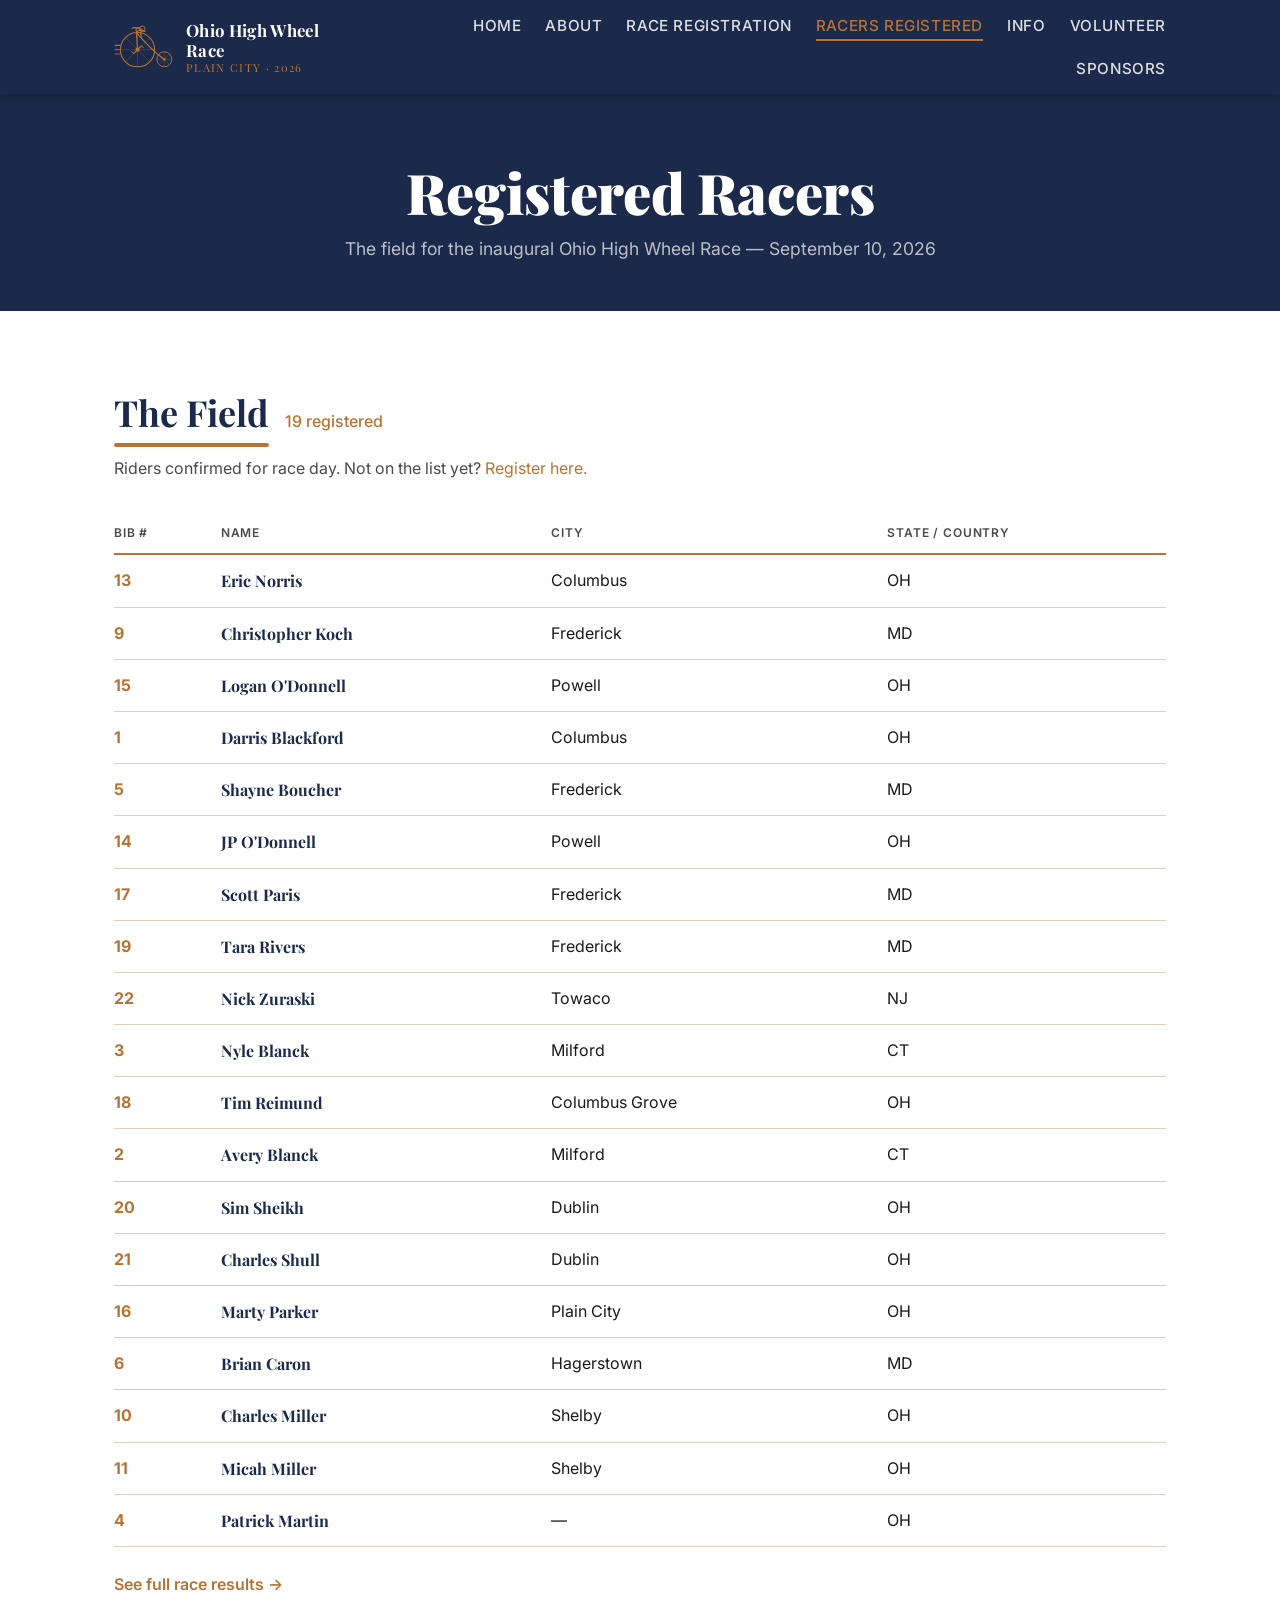
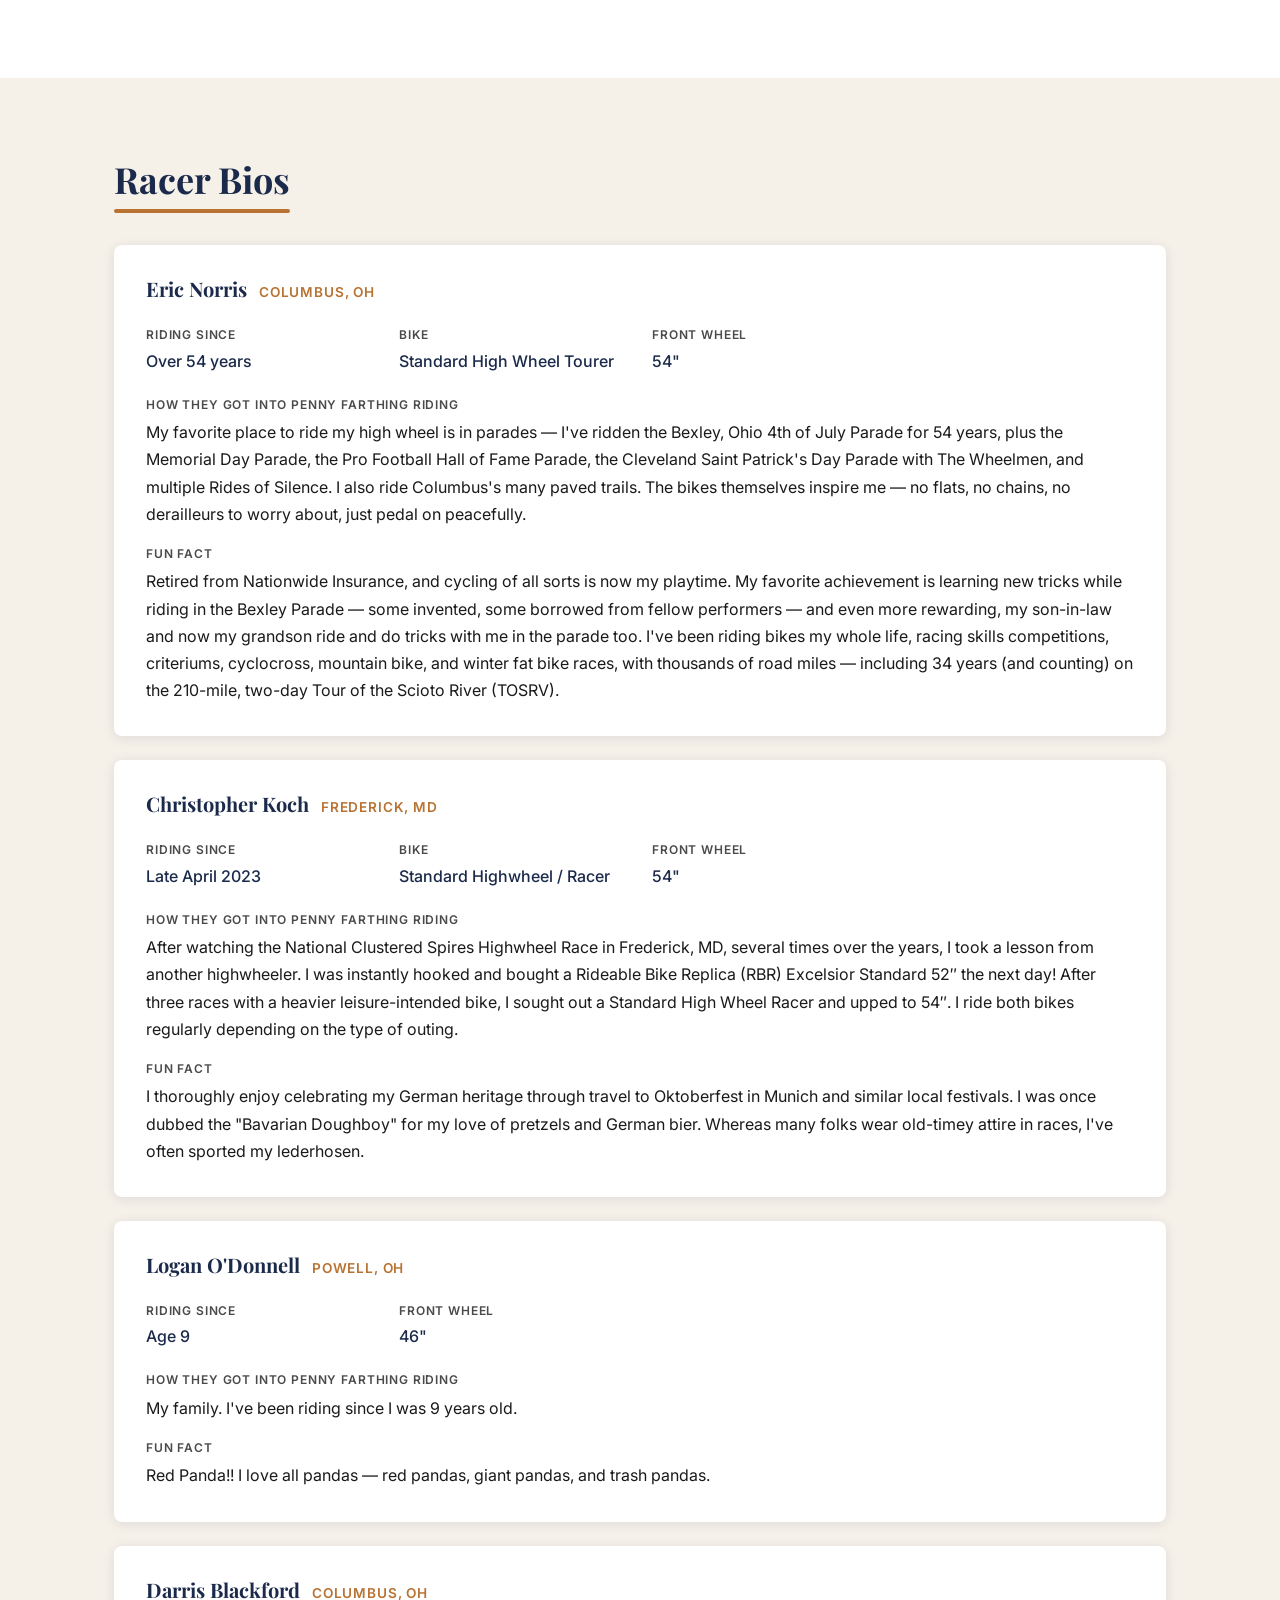
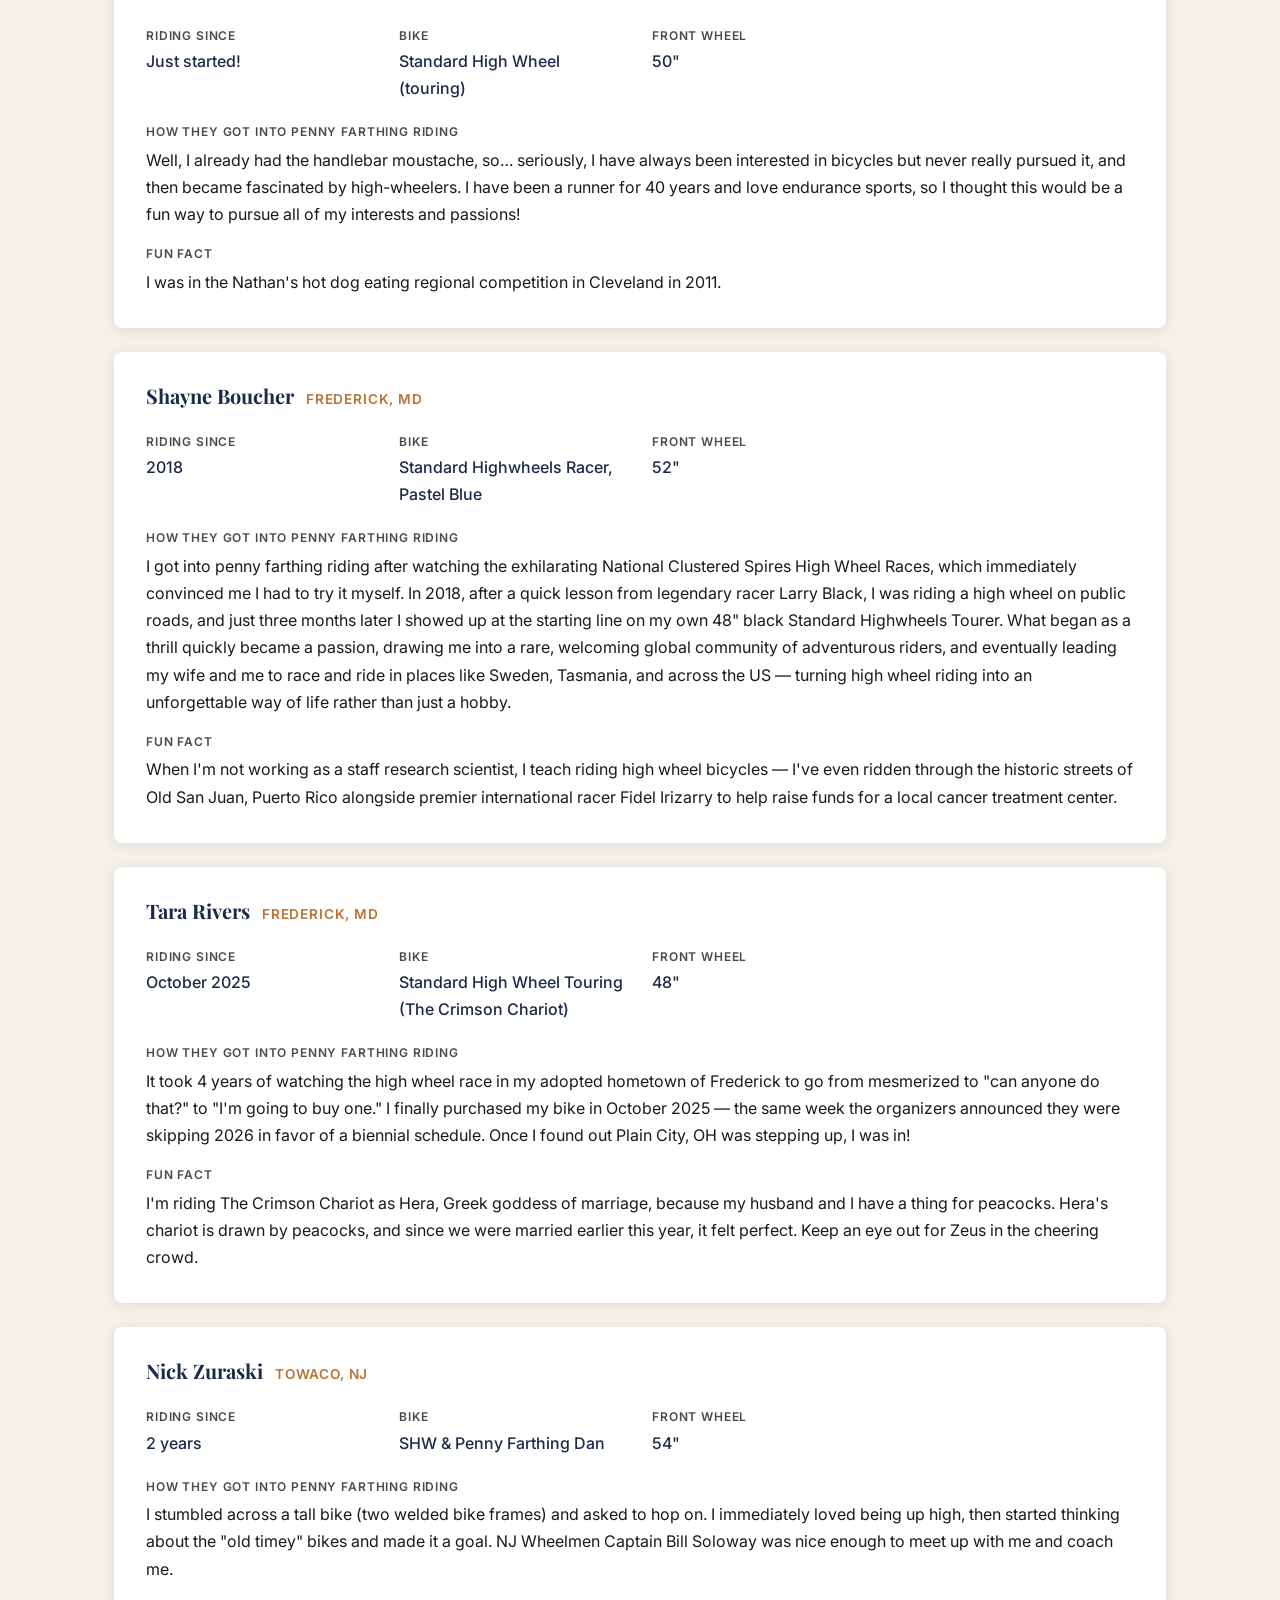
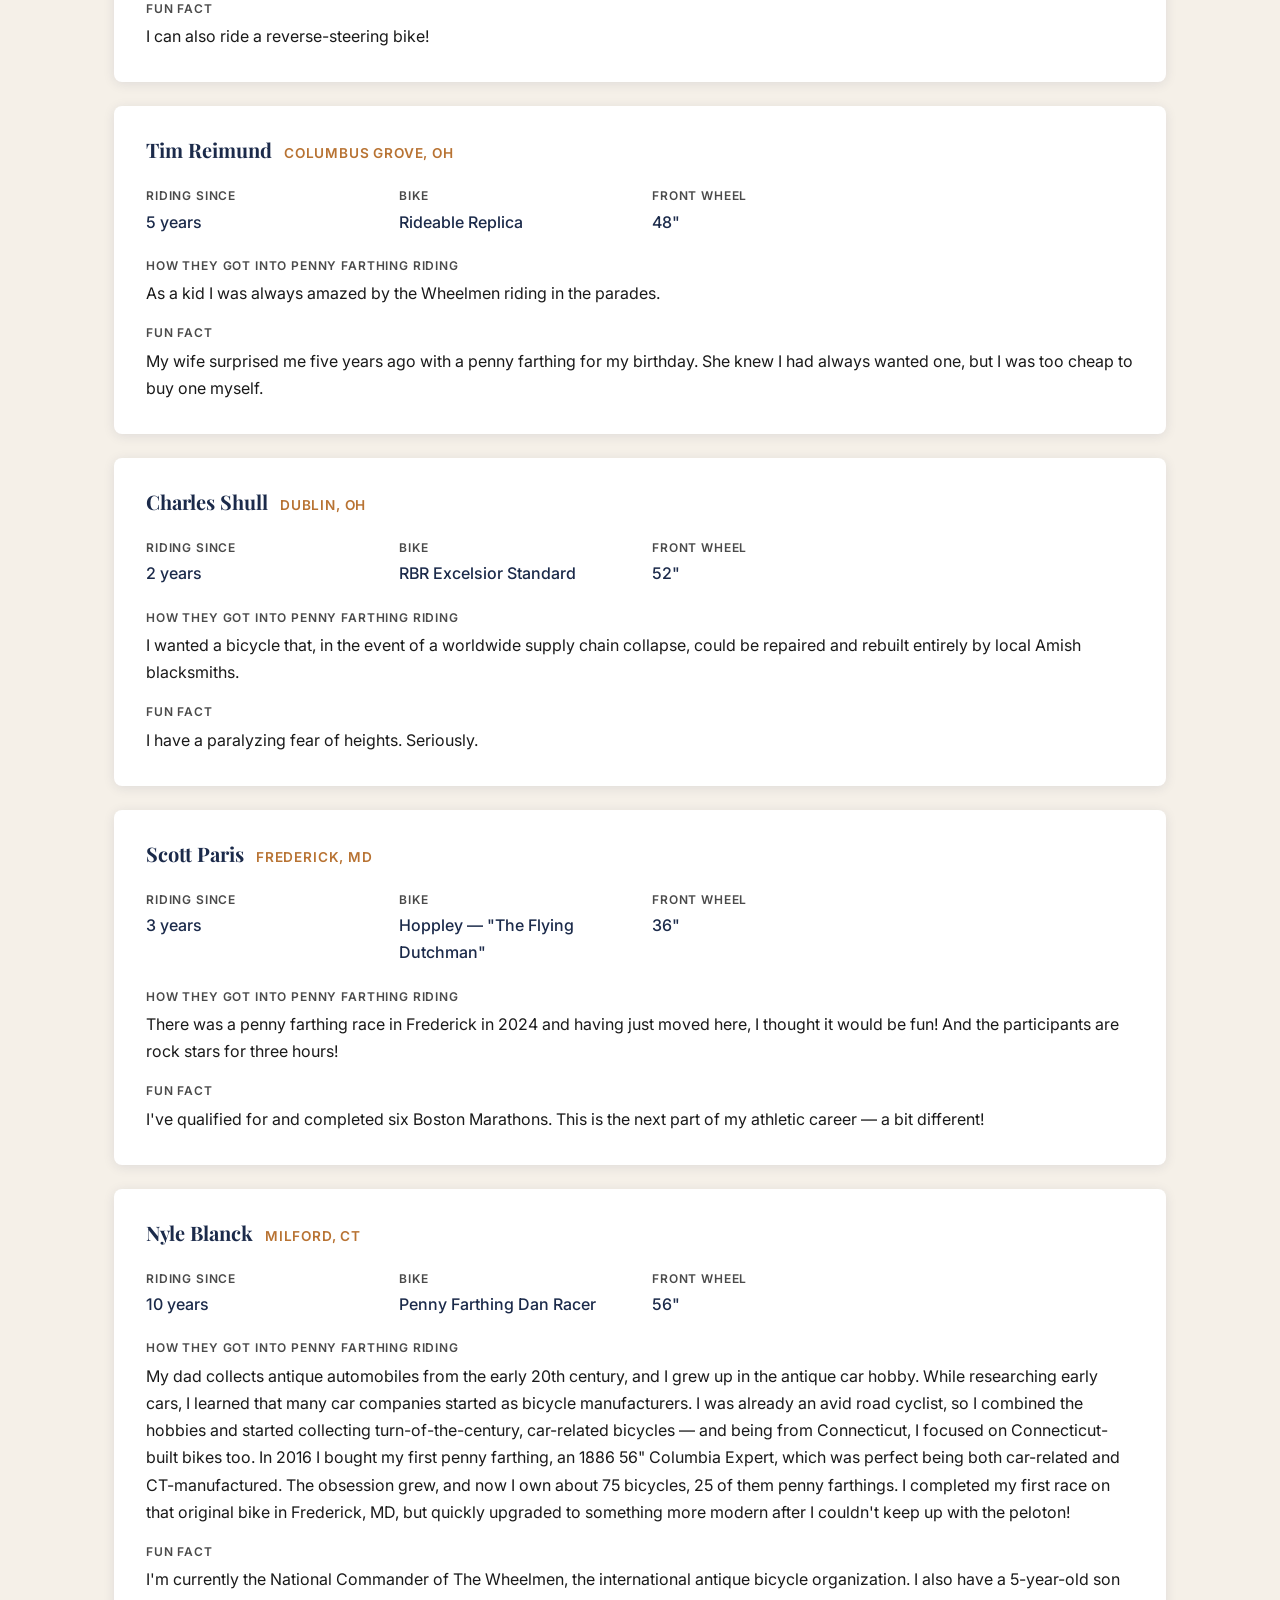
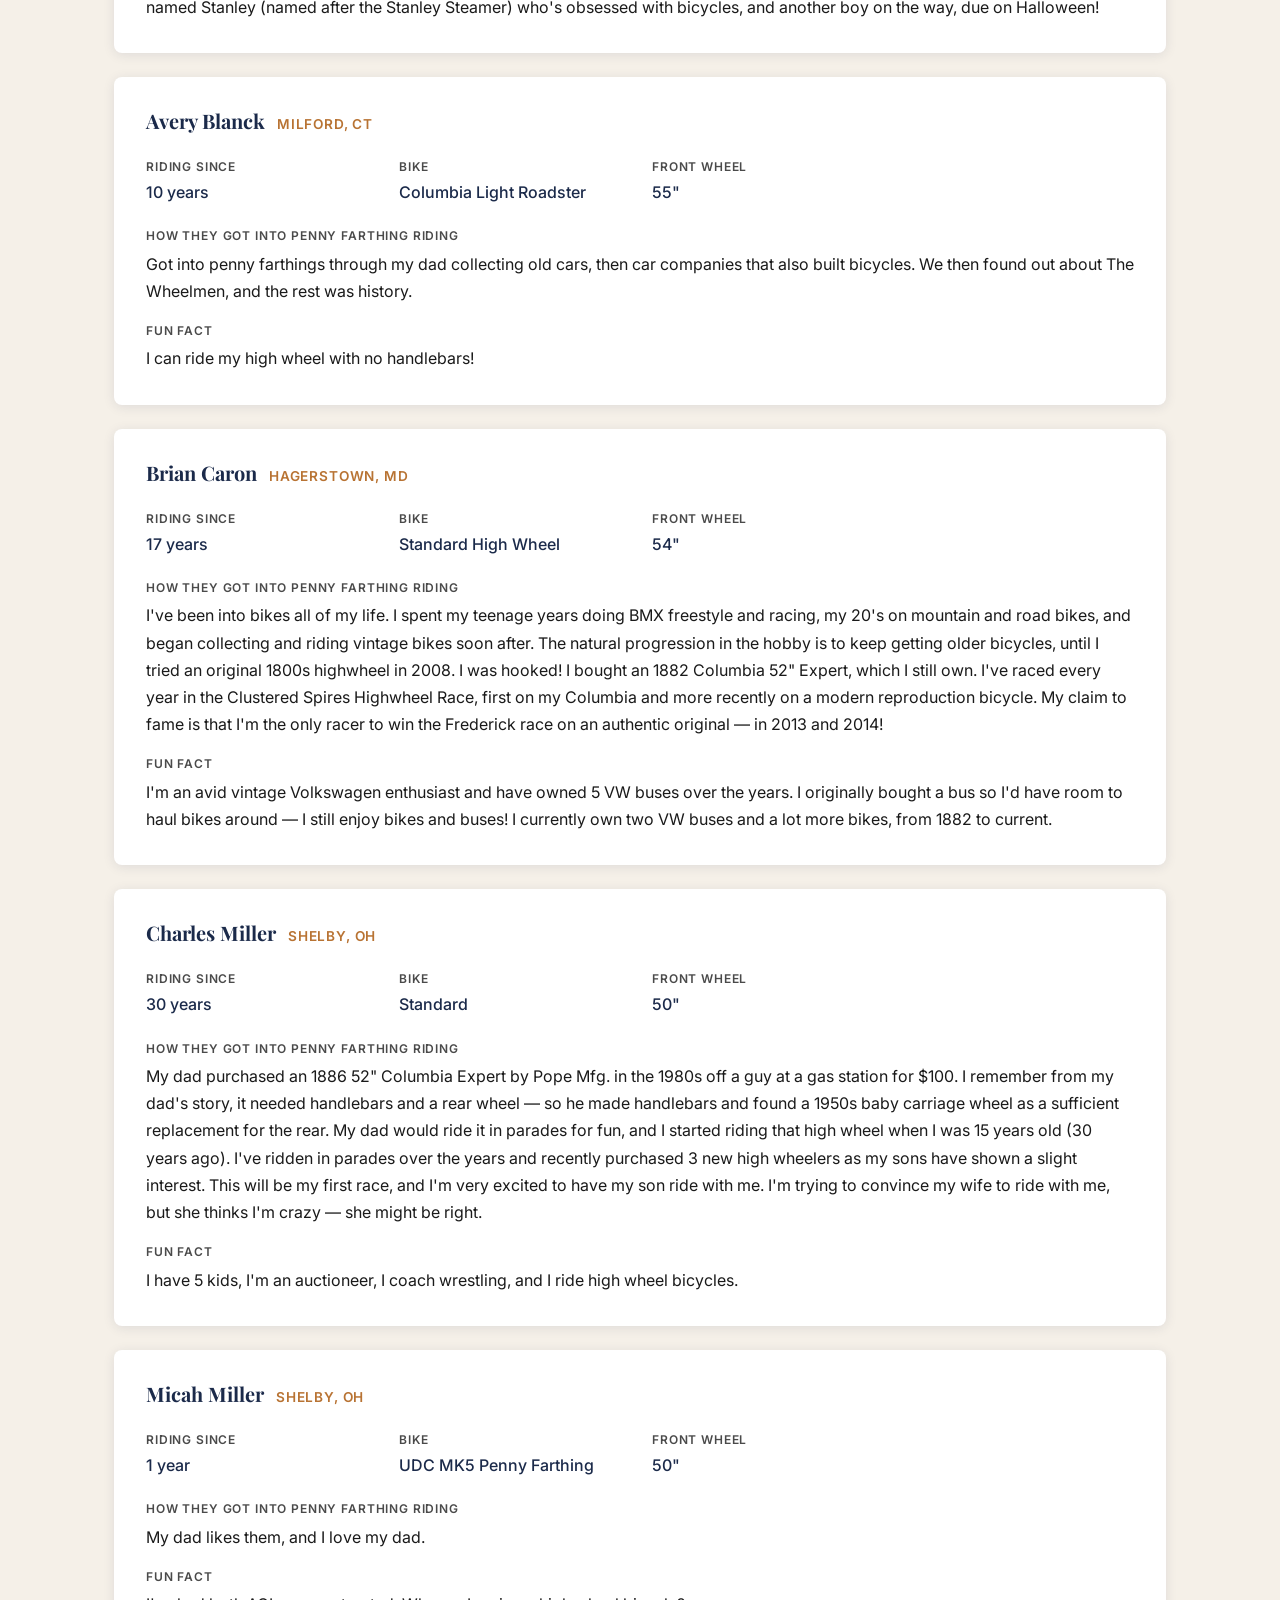
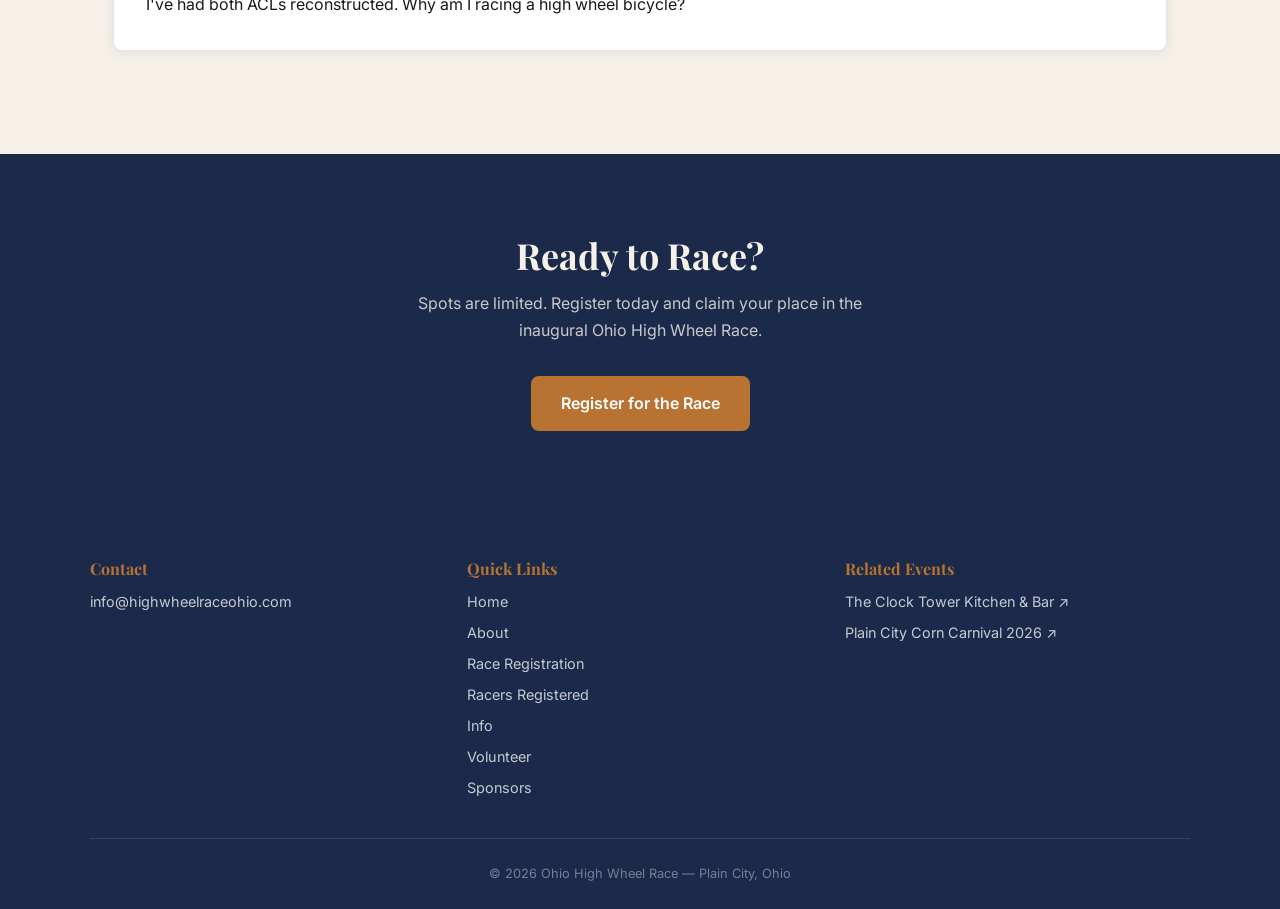
<file: registered-racers.html>
<!DOCTYPE html>
<html lang="en">
<head>
  <meta charset="UTF-8">
  <meta name="viewport" content="width=device-width, initial-scale=1.0">
  <title>Registered Racers | Ohio High Wheel Race 2026</title>
  <meta name="description" content="Meet the registered racers competing in the Ohio High Wheel Race on September 10, 2026 in Plain City, Ohio.">
  <meta property="og:title"       content="Registered Racers — Ohio High Wheel Race 2026">
  <meta property="og:description" content="Meet the field for the inaugural Ohio High Wheel Race — September 10, 2026 in Plain City, Ohio.">
  <meta property="og:image"       content="images/og-image.png">
  <meta property="og:url"         content="https://highwheelraceohio.com/registered-racers.html">
  <meta property="og:type"        content="website">
  <link rel="icon" href="images/favicon.svg" type="image/svg+xml">
  <link rel="stylesheet" href="css/style.css">
</head>
<body>

  <div id="header-slot"></div>

  <main>

    <section class="page-hero">
      <h1>Registered Racers</h1>
      <p>The field for the inaugural Ohio High Wheel Race &mdash; September 10, 2026</p>
    </section>

    <!-- ===== RACER ROSTER =====
         HOW TO ADD A RACER TO THE ROSTER:
         1. Copy one <div class="racer-chip"> block from the TEMPLATE comment below.
         2. Paste it inside the "racer-roster-grid" div.
         3. Fill in the racer's name and City, ST.
         4. Update the count shown in the "roster-count" span.
         5. Remove the "empty-state" div once you have at least one racer.
    ============================================================ -->
    <section class="section" style="background:var(--white);">
      <div class="container">

        <div style="display:flex;align-items:baseline;gap:1rem;margin-bottom:0.5rem;">
          <h2 class="section-heading" style="margin-bottom:0;">The Field</h2>
          <!-- UPDATE THIS COUNT as racers register -->
          <span id="roster-count" style="font-family:var(--font-body);font-size:1rem;font-weight:500;color:var(--copper);">19 registered</span>
        </div>
        <p style="color:var(--text-mid);margin-bottom:2rem;">
          Riders confirmed for race day. Not on the list yet?
          <a href="racerregistration.html">Register here.</a>
        </p>

        <!--
          RACER ROW TEMPLATE — paste copies inside the <tbody> below:
          <tr>
            <td style="font-family:var(--font-body);font-weight:700;color:var(--copper);">00</td>
            <td style="font-family:'Playfair Display',Georgia,serif;font-weight:700;color:var(--navy);">First Last</td>
            <td>City</td>
            <td>ST / Country</td>
          </tr>
        -->
        <table id="racer-roster-grid" style="width:100%;border-collapse:collapse;">
          <thead>
            <tr style="border-bottom:2px solid var(--copper);">
              <th style="text-align:left;padding:0.6rem 1rem 0.6rem 0;font-family:var(--font-body);font-size:0.75rem;text-transform:uppercase;letter-spacing:0.07em;color:var(--text-mid);font-weight:600;">Bib #</th>
              <th style="text-align:left;padding:0.6rem 1rem 0.6rem 0;font-family:var(--font-body);font-size:0.75rem;text-transform:uppercase;letter-spacing:0.07em;color:var(--text-mid);font-weight:600;">Name</th>
              <th style="text-align:left;padding:0.6rem 1rem;font-family:var(--font-body);font-size:0.75rem;text-transform:uppercase;letter-spacing:0.07em;color:var(--text-mid);font-weight:600;">City</th>
              <th style="text-align:left;padding:0.6rem 0 0.6rem 1rem;font-family:var(--font-body);font-size:0.75rem;text-transform:uppercase;letter-spacing:0.07em;color:var(--text-mid);font-weight:600;">State / Country</th>
            </tr>
          </thead>
          <tbody>
            <tr style="border-bottom:1px solid var(--border);">
              <td style="padding:0.75rem 1rem 0.75rem 0;font-family:var(--font-body);font-weight:700;color:var(--copper);">13</td>
              <td style="padding:0.75rem 1rem 0.75rem 0;font-family:'Playfair Display',Georgia,serif;font-weight:700;color:var(--navy);">Eric Norris</td>
              <td style="padding:0.75rem 1rem;color:var(--text-dark);">Columbus</td>
              <td style="padding:0.75rem 0 0.75rem 1rem;color:var(--text-dark);">OH</td>
            </tr>
            <tr style="border-bottom:1px solid var(--border);">
              <td style="padding:0.75rem 1rem 0.75rem 0;font-family:var(--font-body);font-weight:700;color:var(--copper);">9</td>
              <td style="padding:0.75rem 1rem 0.75rem 0;font-family:'Playfair Display',Georgia,serif;font-weight:700;color:var(--navy);">Christopher Koch</td>
              <td style="padding:0.75rem 1rem;color:var(--text-dark);">Frederick</td>
              <td style="padding:0.75rem 0 0.75rem 1rem;color:var(--text-dark);">MD</td>
            </tr>
            <tr style="border-bottom:1px solid var(--border);">
              <td style="padding:0.75rem 1rem 0.75rem 0;font-family:var(--font-body);font-weight:700;color:var(--copper);">15</td>
              <td style="padding:0.75rem 1rem 0.75rem 0;font-family:'Playfair Display',Georgia,serif;font-weight:700;color:var(--navy);">Loga<a href="reddyescapes/" style="color:inherit;text-decoration:none;">n</a> O'Donnell</td>
              <td style="padding:0.75rem 1rem;color:var(--text-dark);">Powell</td>
              <td style="padding:0.75rem 0 0.75rem 1rem;color:var(--text-dark);">OH</td>
            </tr>
            <tr style="border-bottom:1px solid var(--border);">
              <td style="padding:0.75rem 1rem 0.75rem 0;font-family:var(--font-body);font-weight:700;color:var(--copper);">1</td>
              <td style="padding:0.75rem 1rem 0.75rem 0;font-family:'Playfair Display',Georgia,serif;font-weight:700;color:var(--navy);">Darris Blackford</td>
              <td style="padding:0.75rem 1rem;color:var(--text-dark);">Columbus</td>
              <td style="padding:0.75rem 0 0.75rem 1rem;color:var(--text-dark);">OH</td>
            </tr>
            <tr style="border-bottom:1px solid var(--border);">
              <td style="padding:0.75rem 1rem 0.75rem 0;font-family:var(--font-body);font-weight:700;color:var(--copper);">5</td>
              <td style="padding:0.75rem 1rem 0.75rem 0;font-family:'Playfair Display',Georgia,serif;font-weight:700;color:var(--navy);">Shayne Boucher</td>
              <td style="padding:0.75rem 1rem;color:var(--text-dark);">Frederick</td>
              <td style="padding:0.75rem 0 0.75rem 1rem;color:var(--text-dark);">MD</td>
            </tr>
            <tr style="border-bottom:1px solid var(--border);">
              <td style="padding:0.75rem 1rem 0.75rem 0;font-family:var(--font-body);font-weight:700;color:var(--copper);">14</td>
              <td style="padding:0.75rem 1rem 0.75rem 0;font-family:'Playfair Display',Georgia,serif;font-weight:700;color:var(--navy);">JP O'Donnell</td>
              <td style="padding:0.75rem 1rem;color:var(--text-dark);">Powell</td>
              <td style="padding:0.75rem 0 0.75rem 1rem;color:var(--text-dark);">OH</td>
            </tr>
            <tr style="border-bottom:1px solid var(--border);">
              <td style="padding:0.75rem 1rem 0.75rem 0;font-family:var(--font-body);font-weight:700;color:var(--copper);">17</td>
              <td style="padding:0.75rem 1rem 0.75rem 0;font-family:'Playfair Display',Georgia,serif;font-weight:700;color:var(--navy);">Scott Paris</td>
              <td style="padding:0.75rem 1rem;color:var(--text-dark);">Frederick</td>
              <td style="padding:0.75rem 0 0.75rem 1rem;color:var(--text-dark);">MD</td>
            </tr>
            <tr style="border-bottom:1px solid var(--border);">
              <td style="padding:0.75rem 1rem 0.75rem 0;font-family:var(--font-body);font-weight:700;color:var(--copper);">19</td>
              <td style="padding:0.75rem 1rem 0.75rem 0;font-family:'Playfair Display',Georgia,serif;font-weight:700;color:var(--navy);">Tara Rivers</td>
              <td style="padding:0.75rem 1rem;color:var(--text-dark);">Frederick</td>
              <td style="padding:0.75rem 0 0.75rem 1rem;color:var(--text-dark);">MD</td>
            </tr>
            <tr style="border-bottom:1px solid var(--border);">
              <td style="padding:0.75rem 1rem 0.75rem 0;font-family:var(--font-body);font-weight:700;color:var(--copper);">22</td>
              <td style="padding:0.75rem 1rem 0.75rem 0;font-family:'Playfair Display',Georgia,serif;font-weight:700;color:var(--navy);">Nick Zuraski</td>
              <td style="padding:0.75rem 1rem;color:var(--text-dark);">Towaco</td>
              <td style="padding:0.75rem 0 0.75rem 1rem;color:var(--text-dark);">NJ</td>
            </tr>
            <tr style="border-bottom:1px solid var(--border);">
              <td style="padding:0.75rem 1rem 0.75rem 0;font-family:var(--font-body);font-weight:700;color:var(--copper);">3</td>
              <td style="padding:0.75rem 1rem 0.75rem 0;font-family:'Playfair Display',Georgia,serif;font-weight:700;color:var(--navy);">Nyle Blanck</td>
              <td style="padding:0.75rem 1rem;color:var(--text-dark);">Milford</td>
              <td style="padding:0.75rem 0 0.75rem 1rem;color:var(--text-dark);">CT</td>
            </tr>
            <tr style="border-bottom:1px solid var(--border);">
              <td style="padding:0.75rem 1rem 0.75rem 0;font-family:var(--font-body);font-weight:700;color:var(--copper);">18</td>
              <td style="padding:0.75rem 1rem 0.75rem 0;font-family:'Playfair Display',Georgia,serif;font-weight:700;color:var(--navy);">Tim Reimund</td>
              <td style="padding:0.75rem 1rem;color:var(--text-dark);">Columbus Grove</td>
              <td style="padding:0.75rem 0 0.75rem 1rem;color:var(--text-dark);">OH</td>
            </tr>
            <tr style="border-bottom:1px solid var(--border);">
              <td style="padding:0.75rem 1rem 0.75rem 0;font-family:var(--font-body);font-weight:700;color:var(--copper);">2</td>
              <td style="padding:0.75rem 1rem 0.75rem 0;font-family:'Playfair Display',Georgia,serif;font-weight:700;color:var(--navy);">Avery Blanck</td>
              <td style="padding:0.75rem 1rem;color:var(--text-dark);">Milford</td>
              <td style="padding:0.75rem 0 0.75rem 1rem;color:var(--text-dark);">CT</td>
            </tr>
            <tr style="border-bottom:1px solid var(--border);">
              <td style="padding:0.75rem 1rem 0.75rem 0;font-family:var(--font-body);font-weight:700;color:var(--copper);">20</td>
              <td style="padding:0.75rem 1rem 0.75rem 0;font-family:'Playfair Display',Georgia,serif;font-weight:700;color:var(--navy);">Sim Sheikh</td>
              <td style="padding:0.75rem 1rem;color:var(--text-dark);">Dublin</td>
              <td style="padding:0.75rem 0 0.75rem 1rem;color:var(--text-dark);">OH</td>
            </tr>
            <tr style="border-bottom:1px solid var(--border);">
              <td style="padding:0.75rem 1rem 0.75rem 0;font-family:var(--font-body);font-weight:700;color:var(--copper);">21</td>
              <td style="padding:0.75rem 1rem 0.75rem 0;font-family:'Playfair Display',Georgia,serif;font-weight:700;color:var(--navy);">Charles Shull</td>
              <td style="padding:0.75rem 1rem;color:var(--text-dark);">Dublin</td>
              <td style="padding:0.75rem 0 0.75rem 1rem;color:var(--text-dark);">OH</td>
            </tr>
            <tr style="border-bottom:1px solid var(--border);">
              <td style="padding:0.75rem 1rem 0.75rem 0;font-family:var(--font-body);font-weight:700;color:var(--copper);">16</td>
              <td style="padding:0.75rem 1rem 0.75rem 0;font-family:'Playfair Display',Georgia,serif;font-weight:700;color:var(--navy);">Marty Parker</td>
              <td style="padding:0.75rem 1rem;color:var(--text-dark);">Plain City</td>
              <td style="padding:0.75rem 0 0.75rem 1rem;color:var(--text-dark);">OH</td>
            </tr>
            <tr style="border-bottom:1px solid var(--border);">
              <td style="padding:0.75rem 1rem 0.75rem 0;font-family:var(--font-body);font-weight:700;color:var(--copper);">6</td>
              <td style="padding:0.75rem 1rem 0.75rem 0;font-family:'Playfair Display',Georgia,serif;font-weight:700;color:var(--navy);">Brian Caron</td>
              <td style="padding:0.75rem 1rem;color:var(--text-dark);">Hagerstown</td>
              <td style="padding:0.75rem 0 0.75rem 1rem;color:var(--text-dark);">MD</td>
            </tr>
            <tr style="border-bottom:1px solid var(--border);">
              <td style="padding:0.75rem 1rem 0.75rem 0;font-family:var(--font-body);font-weight:700;color:var(--copper);">10</td>
              <td style="padding:0.75rem 1rem 0.75rem 0;font-family:'Playfair Display',Georgia,serif;font-weight:700;color:var(--navy);">Charles Miller</td>
              <td style="padding:0.75rem 1rem;color:var(--text-dark);">Shelby</td>
              <td style="padding:0.75rem 0 0.75rem 1rem;color:var(--text-dark);">OH</td>
            </tr>
            <tr style="border-bottom:1px solid var(--border);">
              <td style="padding:0.75rem 1rem 0.75rem 0;font-family:var(--font-body);font-weight:700;color:var(--copper);">11</td>
              <td style="padding:0.75rem 1rem 0.75rem 0;font-family:'Playfair Display',Georgia,serif;font-weight:700;color:var(--navy);">Micah Miller</td>
              <td style="padding:0.75rem 1rem;color:var(--text-dark);">Shelby</td>
              <td style="padding:0.75rem 0 0.75rem 1rem;color:var(--text-dark);">OH</td>
            </tr>
            <tr style="border-bottom:1px solid var(--border);">
              <td style="padding:0.75rem 1rem 0.75rem 0;font-family:var(--font-body);font-weight:700;color:var(--copper);">4</td>
              <td style="padding:0.75rem 1rem 0.75rem 0;font-family:'Playfair Display',Georgia,serif;font-weight:700;color:var(--navy);">Patrick Martin</td>
              <td style="padding:0.75rem 1rem;color:var(--text-dark);">&mdash;</td>
              <td style="padding:0.75rem 0 0.75rem 1rem;color:var(--text-dark);">OH</td>
            </tr>
          </tbody>
        </table>

        <p style="margin-top:1.5rem;">
          <a href="results.html" style="color:var(--copper);font-weight:600;">See full race results &rarr;</a>
        </p>

      </div>
    </section>

    <!-- ===== RACER BIOS =====
         HOW TO ADD A RACER BIO:
         1. Copy one <article class="racer-bio-card"> block from the TEMPLATE comment below.
         2. Paste it inside the "racer-bios-list" div.
         3. Fill in all fields. Delete any optional field rows that weren't provided.
         4. Remove the "empty-state" div once you have at least one bio.
         5. Keep bios in the same order as the roster above.
    ============================================================ -->
    <section class="section" style="background:var(--cream);">
      <div class="container">

        <h2 class="section-heading" style="margin-bottom:2rem;">Racer Bios</h2>

        <!--
          RACER BIO CARD TEMPLATE — paste copies inside the list div below.
          Delete any rows that the racer didn't fill in (bike brand, wheel size, fun fact are optional).

          <article style="background:var(--white);border-radius:var(--radius);padding:2rem;box-shadow:var(--shadow);margin-bottom:1.5rem;">
            <div style="display:flex;align-items:baseline;gap:0.75rem;flex-wrap:wrap;margin-bottom:1rem;">
              <h3 style="color:var(--navy);margin:0;">First Last</h3>
              <span style="color:var(--copper);font-size:0.85rem;font-weight:600;text-transform:uppercase;letter-spacing:0.06em;">City, ST</span>
            </div>
            <div style="display:grid;grid-template-columns:repeat(auto-fill,minmax(200px,1fr));gap:0.5rem 1.5rem;margin-bottom:1.25rem;">
              <div>
                <span style="font-size:0.75rem;text-transform:uppercase;letter-spacing:0.07em;color:var(--text-mid);font-weight:600;">Riding Since</span>
                <div style="color:var(--navy);font-weight:500;">X years</div>
              </div>
              <div>
                <span style="font-size:0.75rem;text-transform:uppercase;letter-spacing:0.07em;color:var(--text-mid);font-weight:600;">Bike</span>
                <div style="color:var(--navy);font-weight:500;">Brand / Make</div>
              </div>
              <div>
                <span style="font-size:0.75rem;text-transform:uppercase;letter-spacing:0.07em;color:var(--text-mid);font-weight:600;">Front Wheel</span>
                <div style="color:var(--navy);font-weight:500;">52"</div>
              </div>
            </div>
            <div style="margin-bottom:1rem;">
              <span style="font-size:0.75rem;text-transform:uppercase;letter-spacing:0.07em;color:var(--text-mid);font-weight:600;display:block;margin-bottom:0.25rem;">How they got into penny farthing riding</span>
              <p style="color:var(--text-dark);margin:0;">Origin story text here.</p>
            </div>
            <div>
              <span style="font-size:0.75rem;text-transform:uppercase;letter-spacing:0.07em;color:var(--text-mid);font-weight:600;display:block;margin-bottom:0.25rem;">Fun fact</span>
              <p style="color:var(--text-dark);margin:0;">Fun fact text here.</p>
            </div>
          </article>
        -->
        <div id="racer-bios-list">
          <article style="background:var(--white);border-radius:var(--radius);padding:2rem;box-shadow:var(--shadow);margin-bottom:1.5rem;">
            <div style="display:flex;align-items:baseline;gap:0.75rem;flex-wrap:wrap;margin-bottom:1rem;">
              <h3 style="color:var(--navy);margin:0;">Eric Norris</h3>
              <span style="color:var(--copper);font-size:0.85rem;font-weight:600;text-transform:uppercase;letter-spacing:0.06em;">Columbus, OH</span>
            </div>
            <div style="display:grid;grid-template-columns:repeat(auto-fill,minmax(200px,1fr));gap:0.5rem 1.5rem;margin-bottom:1.25rem;">
              <div>
                <span style="font-size:0.75rem;text-transform:uppercase;letter-spacing:0.07em;color:var(--text-mid);font-weight:600;">Riding Since</span>
                <div style="color:var(--navy);font-weight:500;">Over 54 years</div>
              </div>
              <div>
                <span style="font-size:0.75rem;text-transform:uppercase;letter-spacing:0.07em;color:var(--text-mid);font-weight:600;">Bike</span>
                <div style="color:var(--navy);font-weight:500;">Standard High Wheel Tourer</div>
              </div>
              <div>
                <span style="font-size:0.75rem;text-transform:uppercase;letter-spacing:0.07em;color:var(--text-mid);font-weight:600;">Front Wheel</span>
                <div style="color:var(--navy);font-weight:500;">54"</div>
              </div>
            </div>
            <div style="margin-bottom:1rem;">
              <span style="font-size:0.75rem;text-transform:uppercase;letter-spacing:0.07em;color:var(--text-mid);font-weight:600;display:block;margin-bottom:0.25rem;">How they got into penny farthing riding</span>
              <p style="color:var(--text-dark);margin:0;">My favorite place to ride my high wheel is in parades &mdash; I've ridden the Bexley, Ohio 4th of July Parade for 54 years, plus the Memorial Day Parade, the Pro Football Hall of Fame Parade, the Cleveland Saint Patrick's Day Parade with The Wheelmen, and multiple Rides of Silence. I also ride Columbus's many paved trails. The bikes themselves inspire me &mdash; no flats, no chains, no derailleurs to worry about, just pedal on peacefully.</p>
            </div>
            <div>
              <span style="font-size:0.75rem;text-transform:uppercase;letter-spacing:0.07em;color:var(--text-mid);font-weight:600;display:block;margin-bottom:0.25rem;">Fun fact</span>
              <p style="color:var(--text-dark);margin:0;">Retired from Nationwide Insurance, and cycling of all sorts is now my playtime. My favorite achievement is learning new tricks while riding in the Bexley Parade &mdash; some invented, some borrowed from fellow performers &mdash; and even more rewarding, my son-in-law and now my grandson ride and do tricks with me in the parade too. I've been riding bikes my whole life, racing skills competitions, criteriums, cyclocross, mountain bike, and winter fat bike races, with thousands of road miles &mdash; including 34 years (and counting) on the 210-mile, two-day Tour of the Scioto River (TOSRV).</p>
            </div>
          </article>

          <article style="background:var(--white);border-radius:var(--radius);padding:2rem;box-shadow:var(--shadow);margin-bottom:1.5rem;">
            <div style="display:flex;align-items:baseline;gap:0.75rem;flex-wrap:wrap;margin-bottom:1rem;">
              <h3 style="color:var(--navy);margin:0;">Christopher Koch</h3>
              <span style="color:var(--copper);font-size:0.85rem;font-weight:600;text-transform:uppercase;letter-spacing:0.06em;">Frederick, MD</span>
            </div>
            <div style="display:grid;grid-template-columns:repeat(auto-fill,minmax(200px,1fr));gap:0.5rem 1.5rem;margin-bottom:1.25rem;">
              <div>
                <span style="font-size:0.75rem;text-transform:uppercase;letter-spacing:0.07em;color:var(--text-mid);font-weight:600;">Riding Since</span>
                <div style="color:var(--navy);font-weight:500;">Late April 2023</div>
              </div>
              <div>
                <span style="font-size:0.75rem;text-transform:uppercase;letter-spacing:0.07em;color:var(--text-mid);font-weight:600;">Bike</span>
                <div style="color:var(--navy);font-weight:500;">Standard Highwheel / Racer</div>
              </div>
              <div>
                <span style="font-size:0.75rem;text-transform:uppercase;letter-spacing:0.07em;color:var(--text-mid);font-weight:600;">Front Wheel</span>
                <div style="color:var(--navy);font-weight:500;">54"</div>
              </div>
            </div>
            <div style="margin-bottom:1rem;">
              <span style="font-size:0.75rem;text-transform:uppercase;letter-spacing:0.07em;color:var(--text-mid);font-weight:600;display:block;margin-bottom:0.25rem;">How they got into penny farthing riding</span>
              <p style="color:var(--text-dark);margin:0;">After watching the National Clustered Spires Highwheel Race in Frederick, MD, several times over the years, I took a lesson from another highwheeler. I was instantly hooked and bought a Rideable Bike Replica (RBR) Excelsior Standard 52&Prime; the next day! After three races with a heavier leisure-intended bike, I sought out a Standard High Wheel Racer and upped to 54&Prime;. I ride both bikes regularly depending on the type of outing.</p>
            </div>
            <div>
              <span style="font-size:0.75rem;text-transform:uppercase;letter-spacing:0.07em;color:var(--text-mid);font-weight:600;display:block;margin-bottom:0.25rem;">Fun fact</span>
              <p style="color:var(--text-dark);margin:0;">I thoroughly enjoy celebrating my German heritage through travel to Oktoberfest in Munich and similar local festivals. I was once dubbed the "Bavarian Doughboy" for my love of pretzels and German bier. Whereas many folks wear old-timey attire in races, I've often sported my lederhosen.</p>
            </div>
          </article>

          <article style="background:var(--white);border-radius:var(--radius);padding:2rem;box-shadow:var(--shadow);margin-bottom:1.5rem;">
            <div style="display:flex;align-items:baseline;gap:0.75rem;flex-wrap:wrap;margin-bottom:1rem;">
              <h3 style="color:var(--navy);margin:0;">Logan O'Donnell</h3>
              <span style="color:var(--copper);font-size:0.85rem;font-weight:600;text-transform:uppercase;letter-spacing:0.06em;">Powell, OH</span>
            </div>
            <div style="display:grid;grid-template-columns:repeat(auto-fill,minmax(200px,1fr));gap:0.5rem 1.5rem;margin-bottom:1.25rem;">
              <div>
                <span style="font-size:0.75rem;text-transform:uppercase;letter-spacing:0.07em;color:var(--text-mid);font-weight:600;">Riding Since</span>
                <div style="color:var(--navy);font-weight:500;">Age 9</div>
              </div>
              <div>
                <span style="font-size:0.75rem;text-transform:uppercase;letter-spacing:0.07em;color:var(--text-mid);font-weight:600;">Front Wheel</span>
                <div style="color:var(--navy);font-weight:500;">46"</div>
              </div>
            </div>
            <div style="margin-bottom:1rem;">
              <span style="font-size:0.75rem;text-transform:uppercase;letter-spacing:0.07em;color:var(--text-mid);font-weight:600;display:block;margin-bottom:0.25rem;">How they got into penny farthing riding</span>
              <p style="color:var(--text-dark);margin:0;">My family. I've been riding since I was 9 years old.</p>
            </div>
            <div>
              <span style="font-size:0.75rem;text-transform:uppercase;letter-spacing:0.07em;color:var(--text-mid);font-weight:600;display:block;margin-bottom:0.25rem;">Fun fact</span>
              <p style="color:var(--text-dark);margin:0;">Red Panda!! I love all pandas — red pandas, giant pandas, and trash pandas.</p>
            </div>
          </article>

          <article style="background:var(--white);border-radius:var(--radius);padding:2rem;box-shadow:var(--shadow);margin-bottom:1.5rem;">
            <div style="display:flex;align-items:baseline;gap:0.75rem;flex-wrap:wrap;margin-bottom:1rem;">
              <h3 style="color:var(--navy);margin:0;">Darris Blackford</h3>
              <span style="color:var(--copper);font-size:0.85rem;font-weight:600;text-transform:uppercase;letter-spacing:0.06em;">Columbus, OH</span>
            </div>
            <div style="display:grid;grid-template-columns:repeat(auto-fill,minmax(200px,1fr));gap:0.5rem 1.5rem;margin-bottom:1.25rem;">
              <div>
                <span style="font-size:0.75rem;text-transform:uppercase;letter-spacing:0.07em;color:var(--text-mid);font-weight:600;">Riding Since</span>
                <div style="color:var(--navy);font-weight:500;">Just started!</div>
              </div>
              <div>
                <span style="font-size:0.75rem;text-transform:uppercase;letter-spacing:0.07em;color:var(--text-mid);font-weight:600;">Bike</span>
                <div style="color:var(--navy);font-weight:500;">Standard High Wheel (touring)</div>
              </div>
              <div>
                <span style="font-size:0.75rem;text-transform:uppercase;letter-spacing:0.07em;color:var(--text-mid);font-weight:600;">Front Wheel</span>
                <div style="color:var(--navy);font-weight:500;">50"</div>
              </div>
            </div>
            <div style="margin-bottom:1rem;">
              <span style="font-size:0.75rem;text-transform:uppercase;letter-spacing:0.07em;color:var(--text-mid);font-weight:600;display:block;margin-bottom:0.25rem;">How they got into penny farthing riding</span>
              <p style="color:var(--text-dark);margin:0;">Well, I already had the handlebar moustache, so&hellip; seriously, I have always been interested in bicycles but never really pursued it, and then became fascinated by high-wheelers. I have been a runner for 40 years and love endurance sports, so I thought this would be a fun way to pursue all of my interests and passions!</p>
            </div>
            <div>
              <span style="font-size:0.75rem;text-transform:uppercase;letter-spacing:0.07em;color:var(--text-mid);font-weight:600;display:block;margin-bottom:0.25rem;">Fun fact</span>
              <p style="color:var(--text-dark);margin:0;">I was in the Nathan's hot dog eating regional competition in Cleveland in 2011.</p>
            </div>
          </article>

          <article style="background:var(--white);border-radius:var(--radius);padding:2rem;box-shadow:var(--shadow);margin-bottom:1.5rem;">
            <div style="display:flex;align-items:baseline;gap:0.75rem;flex-wrap:wrap;margin-bottom:1rem;">
              <h3 style="color:var(--navy);margin:0;">Shayne Boucher</h3>
              <span style="color:var(--copper);font-size:0.85rem;font-weight:600;text-transform:uppercase;letter-spacing:0.06em;">Frederick, MD</span>
            </div>
            <div style="display:grid;grid-template-columns:repeat(auto-fill,minmax(200px,1fr));gap:0.5rem 1.5rem;margin-bottom:1.25rem;">
              <div>
                <span style="font-size:0.75rem;text-transform:uppercase;letter-spacing:0.07em;color:var(--text-mid);font-weight:600;">Riding Since</span>
                <div style="color:var(--navy);font-weight:500;">2018</div>
              </div>
              <div>
                <span style="font-size:0.75rem;text-transform:uppercase;letter-spacing:0.07em;color:var(--text-mid);font-weight:600;">Bike</span>
                <div style="color:var(--navy);font-weight:500;">Standard Highwheels Racer, Pastel Blue</div>
              </div>
              <div>
                <span style="font-size:0.75rem;text-transform:uppercase;letter-spacing:0.07em;color:var(--text-mid);font-weight:600;">Front Wheel</span>
                <div style="color:var(--navy);font-weight:500;">52"</div>
              </div>
            </div>
            <div style="margin-bottom:1rem;">
              <span style="font-size:0.75rem;text-transform:uppercase;letter-spacing:0.07em;color:var(--text-mid);font-weight:600;display:block;margin-bottom:0.25rem;">How they got into penny farthing riding</span>
              <p style="color:var(--text-dark);margin:0;">I got into penny farthing riding after watching the exhilarating National Clustered Spires High Wheel Races, which immediately convinced me I had to try it myself. In 2018, after a quick lesson from legendary racer Larry Black, I was riding a high wheel on public roads, and just three months later I showed up at the starting line on my own 48" black Standard Highwheels Tourer. What began as a thrill quickly became a passion, drawing me into a rare, welcoming global community of adventurous riders, and eventually leading my wife and me to race and ride in places like Sweden, Tasmania, and across the US &mdash; turning high wheel riding into an unforgettable way of life rather than just a hobby.</p>
            </div>
            <div>
              <span style="font-size:0.75rem;text-transform:uppercase;letter-spacing:0.07em;color:var(--text-mid);font-weight:600;display:block;margin-bottom:0.25rem;">Fun fact</span>
              <p style="color:var(--text-dark);margin:0;">When I'm not working as a staff research scientist, I teach riding high wheel bicycles &mdash; I've even ridden through the historic streets of Old San Juan, Puerto Rico alongside premier international racer Fidel Irizarry to help raise funds for a local cancer treatment center.</p>
            </div>
          </article>

          <article style="background:var(--white);border-radius:var(--radius);padding:2rem;box-shadow:var(--shadow);margin-bottom:1.5rem;">
            <div style="display:flex;align-items:baseline;gap:0.75rem;flex-wrap:wrap;margin-bottom:1rem;">
              <h3 style="color:var(--navy);margin:0;">Tara Rivers</h3>
              <span style="color:var(--copper);font-size:0.85rem;font-weight:600;text-transform:uppercase;letter-spacing:0.06em;">Frederick, MD</span>
            </div>
            <div style="display:grid;grid-template-columns:repeat(auto-fill,minmax(200px,1fr));gap:0.5rem 1.5rem;margin-bottom:1.25rem;">
              <div>
                <span style="font-size:0.75rem;text-transform:uppercase;letter-spacing:0.07em;color:var(--text-mid);font-weight:600;">Riding Since</span>
                <div style="color:var(--navy);font-weight:500;">October 2025</div>
              </div>
              <div>
                <span style="font-size:0.75rem;text-transform:uppercase;letter-spacing:0.07em;color:var(--text-mid);font-weight:600;">Bike</span>
                <div style="color:var(--navy);font-weight:500;">Standard High Wheel Touring (The Crimson Chariot)</div>
              </div>
              <div>
                <span style="font-size:0.75rem;text-transform:uppercase;letter-spacing:0.07em;color:var(--text-mid);font-weight:600;">Front Wheel</span>
                <div style="color:var(--navy);font-weight:500;">48"</div>
              </div>
            </div>
            <div style="margin-bottom:1rem;">
              <span style="font-size:0.75rem;text-transform:uppercase;letter-spacing:0.07em;color:var(--text-mid);font-weight:600;display:block;margin-bottom:0.25rem;">How they got into penny farthing riding</span>
              <p style="color:var(--text-dark);margin:0;">It took 4 years of watching the high wheel race in my adopted hometown of Frederick to go from mesmerized to "can anyone do that?" to "I'm going to buy one." I finally purchased my bike in October 2025 &mdash; the same week the organizers announced they were skipping 2026 in favor of a biennial schedule. Once I found out Plain City, OH was stepping up, I was in!</p>
            </div>
            <div>
              <span style="font-size:0.75rem;text-transform:uppercase;letter-spacing:0.07em;color:var(--text-mid);font-weight:600;display:block;margin-bottom:0.25rem;">Fun fact</span>
              <p style="color:var(--text-dark);margin:0;">I'm riding The Crimson Chariot as Hera, Greek goddess of marriage, because my husband and I have a thing for peacocks. Hera's chariot is drawn by peacocks, and since we were married earlier this year, it felt perfect. Keep an eye out for Zeus in the cheering crowd.</p>
            </div>
          </article>

          <article style="background:var(--white);border-radius:var(--radius);padding:2rem;box-shadow:var(--shadow);margin-bottom:1.5rem;">
            <div style="display:flex;align-items:baseline;gap:0.75rem;flex-wrap:wrap;margin-bottom:1rem;">
              <h3 style="color:var(--navy);margin:0;">Nick Zuraski</h3>
              <span style="color:var(--copper);font-size:0.85rem;font-weight:600;text-transform:uppercase;letter-spacing:0.06em;">Towaco, NJ</span>
            </div>
            <div style="display:grid;grid-template-columns:repeat(auto-fill,minmax(200px,1fr));gap:0.5rem 1.5rem;margin-bottom:1.25rem;">
              <div>
                <span style="font-size:0.75rem;text-transform:uppercase;letter-spacing:0.07em;color:var(--text-mid);font-weight:600;">Riding Since</span>
                <div style="color:var(--navy);font-weight:500;">2 years</div>
              </div>
              <div>
                <span style="font-size:0.75rem;text-transform:uppercase;letter-spacing:0.07em;color:var(--text-mid);font-weight:600;">Bike</span>
                <div style="color:var(--navy);font-weight:500;">SHW & Penny Farthing Dan</div>
              </div>
              <div>
                <span style="font-size:0.75rem;text-transform:uppercase;letter-spacing:0.07em;color:var(--text-mid);font-weight:600;">Front Wheel</span>
                <div style="color:var(--navy);font-weight:500;">54"</div>
              </div>
            </div>
            <div style="margin-bottom:1rem;">
              <span style="font-size:0.75rem;text-transform:uppercase;letter-spacing:0.07em;color:var(--text-mid);font-weight:600;display:block;margin-bottom:0.25rem;">How they got into penny farthing riding</span>
              <p style="color:var(--text-dark);margin:0;">I stumbled across a tall bike (two welded bike frames) and asked to hop on. I immediately loved being up high, then started thinking about the "old timey" bikes and made it a goal. NJ Wheelmen Captain Bill Soloway was nice enough to meet up with me and coach me.</p>
            </div>
            <div>
              <span style="font-size:0.75rem;text-transform:uppercase;letter-spacing:0.07em;color:var(--text-mid);font-weight:600;display:block;margin-bottom:0.25rem;">Fun fact</span>
              <p style="color:var(--text-dark);margin:0;">I can also ride a reverse-steering bike!</p>
            </div>
          </article>

          <article style="background:var(--white);border-radius:var(--radius);padding:2rem;box-shadow:var(--shadow);margin-bottom:1.5rem;">
            <div style="display:flex;align-items:baseline;gap:0.75rem;flex-wrap:wrap;margin-bottom:1rem;">
              <h3 style="color:var(--navy);margin:0;">Tim Reimund</h3>
              <span style="color:var(--copper);font-size:0.85rem;font-weight:600;text-transform:uppercase;letter-spacing:0.06em;">Columbus Grove, OH</span>
            </div>
            <div style="display:grid;grid-template-columns:repeat(auto-fill,minmax(200px,1fr));gap:0.5rem 1.5rem;margin-bottom:1.25rem;">
              <div>
                <span style="font-size:0.75rem;text-transform:uppercase;letter-spacing:0.07em;color:var(--text-mid);font-weight:600;">Riding Since</span>
                <div style="color:var(--navy);font-weight:500;">5 years</div>
              </div>
              <div>
                <span style="font-size:0.75rem;text-transform:uppercase;letter-spacing:0.07em;color:var(--text-mid);font-weight:600;">Bike</span>
                <div style="color:var(--navy);font-weight:500;">Rideable Replica</div>
              </div>
              <div>
                <span style="font-size:0.75rem;text-transform:uppercase;letter-spacing:0.07em;color:var(--text-mid);font-weight:600;">Front Wheel</span>
                <div style="color:var(--navy);font-weight:500;">48"</div>
              </div>
            </div>
            <div style="margin-bottom:1rem;">
              <span style="font-size:0.75rem;text-transform:uppercase;letter-spacing:0.07em;color:var(--text-mid);font-weight:600;display:block;margin-bottom:0.25rem;">How they got into penny farthing riding</span>
              <p style="color:var(--text-dark);margin:0;">As a kid I was always amazed by the Wheelmen riding in the parades.</p>
            </div>
            <div>
              <span style="font-size:0.75rem;text-transform:uppercase;letter-spacing:0.07em;color:var(--text-mid);font-weight:600;display:block;margin-bottom:0.25rem;">Fun fact</span>
              <p style="color:var(--text-dark);margin:0;">My wife surprised me five years ago with a penny farthing for my birthday. She knew I had always wanted one, but I was too cheap to buy one myself.</p>
            </div>
          </article>

          <article style="background:var(--white);border-radius:var(--radius);padding:2rem;box-shadow:var(--shadow);margin-bottom:1.5rem;">
            <div style="display:flex;align-items:baseline;gap:0.75rem;flex-wrap:wrap;margin-bottom:1rem;">
              <h3 style="color:var(--navy);margin:0;">Charles Shull</h3>
              <span style="color:var(--copper);font-size:0.85rem;font-weight:600;text-transform:uppercase;letter-spacing:0.06em;">Dublin, OH</span>
            </div>
            <div style="display:grid;grid-template-columns:repeat(auto-fill,minmax(200px,1fr));gap:0.5rem 1.5rem;margin-bottom:1.25rem;">
              <div>
                <span style="font-size:0.75rem;text-transform:uppercase;letter-spacing:0.07em;color:var(--text-mid);font-weight:600;">Riding Since</span>
                <div style="color:var(--navy);font-weight:500;">2 years</div>
              </div>
              <div>
                <span style="font-size:0.75rem;text-transform:uppercase;letter-spacing:0.07em;color:var(--text-mid);font-weight:600;">Bike</span>
                <div style="color:var(--navy);font-weight:500;">RBR Excelsior Standard</div>
              </div>
              <div>
                <span style="font-size:0.75rem;text-transform:uppercase;letter-spacing:0.07em;color:var(--text-mid);font-weight:600;">Front Wheel</span>
                <div style="color:var(--navy);font-weight:500;">52"</div>
              </div>
            </div>
            <div style="margin-bottom:1rem;">
              <span style="font-size:0.75rem;text-transform:uppercase;letter-spacing:0.07em;color:var(--text-mid);font-weight:600;display:block;margin-bottom:0.25rem;">How they got into penny farthing riding</span>
              <p style="color:var(--text-dark);margin:0;">I wanted a bicycle that, in the event of a worldwide supply chain collapse, could be repaired and rebuilt entirely by local Amish blacksmiths.</p>
            </div>
            <div>
              <span style="font-size:0.75rem;text-transform:uppercase;letter-spacing:0.07em;color:var(--text-mid);font-weight:600;display:block;margin-bottom:0.25rem;">Fun fact</span>
              <p style="color:var(--text-dark);margin:0;">I have a paralyzing fear of heights. Seriously.</p>
            </div>
          </article>

          <article style="background:var(--white);border-radius:var(--radius);padding:2rem;box-shadow:var(--shadow);margin-bottom:1.5rem;">
            <div style="display:flex;align-items:baseline;gap:0.75rem;flex-wrap:wrap;margin-bottom:1rem;">
              <h3 style="color:var(--navy);margin:0;">Scott Paris</h3>
              <span style="color:var(--copper);font-size:0.85rem;font-weight:600;text-transform:uppercase;letter-spacing:0.06em;">Frederick, MD</span>
            </div>
            <div style="display:grid;grid-template-columns:repeat(auto-fill,minmax(200px,1fr));gap:0.5rem 1.5rem;margin-bottom:1.25rem;">
              <div>
                <span style="font-size:0.75rem;text-transform:uppercase;letter-spacing:0.07em;color:var(--text-mid);font-weight:600;">Riding Since</span>
                <div style="color:var(--navy);font-weight:500;">3 years</div>
              </div>
              <div>
                <span style="font-size:0.75rem;text-transform:uppercase;letter-spacing:0.07em;color:var(--text-mid);font-weight:600;">Bike</span>
                <div style="color:var(--navy);font-weight:500;">Hoppley &mdash; "The Flying Dutchman"</div>
              </div>
              <div>
                <span style="font-size:0.75rem;text-transform:uppercase;letter-spacing:0.07em;color:var(--text-mid);font-weight:600;">Front Wheel</span>
                <div style="color:var(--navy);font-weight:500;">36"</div>
              </div>
            </div>
            <div style="margin-bottom:1rem;">
              <span style="font-size:0.75rem;text-transform:uppercase;letter-spacing:0.07em;color:var(--text-mid);font-weight:600;display:block;margin-bottom:0.25rem;">How they got into penny farthing riding</span>
              <p style="color:var(--text-dark);margin:0;">There was a penny farthing race in Frederick in 2024 and having just moved here, I thought it would be fun! And the participants are rock stars for three hours!</p>
            </div>
            <div>
              <span style="font-size:0.75rem;text-transform:uppercase;letter-spacing:0.07em;color:var(--text-mid);font-weight:600;display:block;margin-bottom:0.25rem;">Fun fact</span>
              <p style="color:var(--text-dark);margin:0;">I've qualified for and completed six Boston Marathons. This is the next part of my athletic career &mdash; a bit different!</p>
            </div>
          </article>

          <article style="background:var(--white);border-radius:var(--radius);padding:2rem;box-shadow:var(--shadow);margin-bottom:1.5rem;">
            <div style="display:flex;align-items:baseline;gap:0.75rem;flex-wrap:wrap;margin-bottom:1rem;">
              <h3 style="color:var(--navy);margin:0;">Nyle Blanck</h3>
              <span style="color:var(--copper);font-size:0.85rem;font-weight:600;text-transform:uppercase;letter-spacing:0.06em;">Milford, CT</span>
            </div>
            <div style="display:grid;grid-template-columns:repeat(auto-fill,minmax(200px,1fr));gap:0.5rem 1.5rem;margin-bottom:1.25rem;">
              <div>
                <span style="font-size:0.75rem;text-transform:uppercase;letter-spacing:0.07em;color:var(--text-mid);font-weight:600;">Riding Since</span>
                <div style="color:var(--navy);font-weight:500;">10 years</div>
              </div>
              <div>
                <span style="font-size:0.75rem;text-transform:uppercase;letter-spacing:0.07em;color:var(--text-mid);font-weight:600;">Bike</span>
                <div style="color:var(--navy);font-weight:500;">Penny Farthing Dan Racer</div>
              </div>
              <div>
                <span style="font-size:0.75rem;text-transform:uppercase;letter-spacing:0.07em;color:var(--text-mid);font-weight:600;">Front Wheel</span>
                <div style="color:var(--navy);font-weight:500;">56"</div>
              </div>
            </div>
            <div style="margin-bottom:1rem;">
              <span style="font-size:0.75rem;text-transform:uppercase;letter-spacing:0.07em;color:var(--text-mid);font-weight:600;display:block;margin-bottom:0.25rem;">How they got into penny farthing riding</span>
              <p style="color:var(--text-dark);margin:0;">My dad collects antique automobiles from the early 20th century, and I grew up in the antique car hobby. While researching early cars, I learned that many car companies started as bicycle manufacturers. I was already an avid road cyclist, so I combined the hobbies and started collecting turn-of-the-century, car-related bicycles &mdash; and being from Connecticut, I focused on Connecticut-built bikes too. In 2016 I bought my first penny farthing, an 1886 56" Columbia Expert, which was perfect being both car-related and CT-manufactured. The obsession grew, and now I own about 75 bicycles, 25 of them penny farthings. I completed my first race on that original bike in Frederick, MD, but quickly upgraded to something more modern after I couldn't keep up with the peloton!</p>
            </div>
            <div>
              <span style="font-size:0.75rem;text-transform:uppercase;letter-spacing:0.07em;color:var(--text-mid);font-weight:600;display:block;margin-bottom:0.25rem;">Fun fact</span>
              <p style="color:var(--text-dark);margin:0;">I'm currently the National Commander of The Wheelmen, the international antique bicycle organization. I also have a 5-year-old son named Stanley (named after the Stanley Steamer) who's obsessed with bicycles, and another boy on the way, due on Halloween!</p>
            </div>
          </article>

          <article style="background:var(--white);border-radius:var(--radius);padding:2rem;box-shadow:var(--shadow);margin-bottom:1.5rem;">
            <div style="display:flex;align-items:baseline;gap:0.75rem;flex-wrap:wrap;margin-bottom:1rem;">
              <h3 style="color:var(--navy);margin:0;">Avery Blanck</h3>
              <span style="color:var(--copper);font-size:0.85rem;font-weight:600;text-transform:uppercase;letter-spacing:0.06em;">Milford, CT</span>
            </div>
            <div style="display:grid;grid-template-columns:repeat(auto-fill,minmax(200px,1fr));gap:0.5rem 1.5rem;margin-bottom:1.25rem;">
              <div>
                <span style="font-size:0.75rem;text-transform:uppercase;letter-spacing:0.07em;color:var(--text-mid);font-weight:600;">Riding Since</span>
                <div style="color:var(--navy);font-weight:500;">10 years</div>
              </div>
              <div>
                <span style="font-size:0.75rem;text-transform:uppercase;letter-spacing:0.07em;color:var(--text-mid);font-weight:600;">Bike</span>
                <div style="color:var(--navy);font-weight:500;">Columbia Light Roadster</div>
              </div>
              <div>
                <span style="font-size:0.75rem;text-transform:uppercase;letter-spacing:0.07em;color:var(--text-mid);font-weight:600;">Front Wheel</span>
                <div style="color:var(--navy);font-weight:500;">55"</div>
              </div>
            </div>
            <div style="margin-bottom:1rem;">
              <span style="font-size:0.75rem;text-transform:uppercase;letter-spacing:0.07em;color:var(--text-mid);font-weight:600;display:block;margin-bottom:0.25rem;">How they got into penny farthing riding</span>
              <p style="color:var(--text-dark);margin:0;">Got into penny farthings through my dad collecting old cars, then car companies that also built bicycles. We then found out about The Wheelmen, and the rest was history.</p>
            </div>
            <div>
              <span style="font-size:0.75rem;text-transform:uppercase;letter-spacing:0.07em;color:var(--text-mid);font-weight:600;display:block;margin-bottom:0.25rem;">Fun fact</span>
              <p style="color:var(--text-dark);margin:0;">I can ride my high wheel with no handlebars!</p>
            </div>
          </article>

          <article style="background:var(--white);border-radius:var(--radius);padding:2rem;box-shadow:var(--shadow);margin-bottom:1.5rem;">
            <div style="display:flex;align-items:baseline;gap:0.75rem;flex-wrap:wrap;margin-bottom:1rem;">
              <h3 style="color:var(--navy);margin:0;">Brian Caron</h3>
              <span style="color:var(--copper);font-size:0.85rem;font-weight:600;text-transform:uppercase;letter-spacing:0.06em;">Hagerstown, MD</span>
            </div>
            <div style="display:grid;grid-template-columns:repeat(auto-fill,minmax(200px,1fr));gap:0.5rem 1.5rem;margin-bottom:1.25rem;">
              <div>
                <span style="font-size:0.75rem;text-transform:uppercase;letter-spacing:0.07em;color:var(--text-mid);font-weight:600;">Riding Since</span>
                <div style="color:var(--navy);font-weight:500;">17 years</div>
              </div>
              <div>
                <span style="font-size:0.75rem;text-transform:uppercase;letter-spacing:0.07em;color:var(--text-mid);font-weight:600;">Bike</span>
                <div style="color:var(--navy);font-weight:500;">Standard High Wheel</div>
              </div>
              <div>
                <span style="font-size:0.75rem;text-transform:uppercase;letter-spacing:0.07em;color:var(--text-mid);font-weight:600;">Front Wheel</span>
                <div style="color:var(--navy);font-weight:500;">54"</div>
              </div>
            </div>
            <div style="margin-bottom:1rem;">
              <span style="font-size:0.75rem;text-transform:uppercase;letter-spacing:0.07em;color:var(--text-mid);font-weight:600;display:block;margin-bottom:0.25rem;">How they got into penny farthing riding</span>
              <p style="color:var(--text-dark);margin:0;">I've been into bikes all of my life. I spent my teenage years doing BMX freestyle and racing, my 20's on mountain and road bikes, and began collecting and riding vintage bikes soon after. The natural progression in the hobby is to keep getting older bicycles, until I tried an original 1800s highwheel in 2008. I was hooked! I bought an 1882 Columbia 52" Expert, which I still own. I've raced every year in the Clustered Spires Highwheel Race, first on my Columbia and more recently on a modern reproduction bicycle. My claim to fame is that I'm the only racer to win the Frederick race on an authentic original &mdash; in 2013 and 2014!</p>
            </div>
            <div>
              <span style="font-size:0.75rem;text-transform:uppercase;letter-spacing:0.07em;color:var(--text-mid);font-weight:600;display:block;margin-bottom:0.25rem;">Fun fact</span>
              <p style="color:var(--text-dark);margin:0;">I'm an avid vintage Volkswagen enthusiast and have owned 5 VW buses over the years. I originally bought a bus so I'd have room to haul bikes around &mdash; I still enjoy bikes and buses! I currently own two VW buses and a lot more bikes, from 1882 to current.</p>
            </div>
          </article>

          <article style="background:var(--white);border-radius:var(--radius);padding:2rem;box-shadow:var(--shadow);margin-bottom:1.5rem;">
            <div style="display:flex;align-items:baseline;gap:0.75rem;flex-wrap:wrap;margin-bottom:1rem;">
              <h3 style="color:var(--navy);margin:0;">Charles Miller</h3>
              <span style="color:var(--copper);font-size:0.85rem;font-weight:600;text-transform:uppercase;letter-spacing:0.06em;">Shelby, OH</span>
            </div>
            <div style="display:grid;grid-template-columns:repeat(auto-fill,minmax(200px,1fr));gap:0.5rem 1.5rem;margin-bottom:1.25rem;">
              <div>
                <span style="font-size:0.75rem;text-transform:uppercase;letter-spacing:0.07em;color:var(--text-mid);font-weight:600;">Riding Since</span>
                <div style="color:var(--navy);font-weight:500;">30 years</div>
              </div>
              <div>
                <span style="font-size:0.75rem;text-transform:uppercase;letter-spacing:0.07em;color:var(--text-mid);font-weight:600;">Bike</span>
                <div style="color:var(--navy);font-weight:500;">Standard</div>
              </div>
              <div>
                <span style="font-size:0.75rem;text-transform:uppercase;letter-spacing:0.07em;color:var(--text-mid);font-weight:600;">Front Wheel</span>
                <div style="color:var(--navy);font-weight:500;">50"</div>
              </div>
            </div>
            <div style="margin-bottom:1rem;">
              <span style="font-size:0.75rem;text-transform:uppercase;letter-spacing:0.07em;color:var(--text-mid);font-weight:600;display:block;margin-bottom:0.25rem;">How they got into penny farthing riding</span>
              <p style="color:var(--text-dark);margin:0;">My dad purchased an 1886 52" Columbia Expert by Pope Mfg. in the 1980s off a guy at a gas station for $100. I remember from my dad's story, it needed handlebars and a rear wheel &mdash; so he made handlebars and found a 1950s baby carriage wheel as a sufficient replacement for the rear. My dad would ride it in parades for fun, and I started riding that high wheel when I was 15 years old (30 years ago). I've ridden in parades over the years and recently purchased 3 new high wheelers as my sons have shown a slight interest. This will be my first race, and I'm very excited to have my son ride with me. I'm trying to convince my wife to ride with me, but she thinks I'm crazy &mdash; she might be right.</p>
            </div>
            <div>
              <span style="font-size:0.75rem;text-transform:uppercase;letter-spacing:0.07em;color:var(--text-mid);font-weight:600;display:block;margin-bottom:0.25rem;">Fun fact</span>
              <p style="color:var(--text-dark);margin:0;">I have 5 kids, I'm an auctioneer, I coach wrestling, and I ride high wheel bicycles.</p>
            </div>
          </article>

          <article style="background:var(--white);border-radius:var(--radius);padding:2rem;box-shadow:var(--shadow);margin-bottom:1.5rem;">
            <div style="display:flex;align-items:baseline;gap:0.75rem;flex-wrap:wrap;margin-bottom:1rem;">
              <h3 style="color:var(--navy);margin:0;">Micah Miller</h3>
              <span style="color:var(--copper);font-size:0.85rem;font-weight:600;text-transform:uppercase;letter-spacing:0.06em;">Shelby, OH</span>
            </div>
            <div style="display:grid;grid-template-columns:repeat(auto-fill,minmax(200px,1fr));gap:0.5rem 1.5rem;margin-bottom:1.25rem;">
              <div>
                <span style="font-size:0.75rem;text-transform:uppercase;letter-spacing:0.07em;color:var(--text-mid);font-weight:600;">Riding Since</span>
                <div style="color:var(--navy);font-weight:500;">1 year</div>
              </div>
              <div>
                <span style="font-size:0.75rem;text-transform:uppercase;letter-spacing:0.07em;color:var(--text-mid);font-weight:600;">Bike</span>
                <div style="color:var(--navy);font-weight:500;">UDC MK5 Penny Farthing</div>
              </div>
              <div>
                <span style="font-size:0.75rem;text-transform:uppercase;letter-spacing:0.07em;color:var(--text-mid);font-weight:600;">Front Wheel</span>
                <div style="color:var(--navy);font-weight:500;">50"</div>
              </div>
            </div>
            <div style="margin-bottom:1rem;">
              <span style="font-size:0.75rem;text-transform:uppercase;letter-spacing:0.07em;color:var(--text-mid);font-weight:600;display:block;margin-bottom:0.25rem;">How they got into penny farthing riding</span>
              <p style="color:var(--text-dark);margin:0;">My dad likes them, and I love my dad.</p>
            </div>
            <div>
              <span style="font-size:0.75rem;text-transform:uppercase;letter-spacing:0.07em;color:var(--text-mid);font-weight:600;display:block;margin-bottom:0.25rem;">Fun fact</span>
              <p style="color:var(--text-dark);margin:0;">I've had both ACLs reconstructed. Why am I racing a high wheel bicycle?</p>
            </div>
          </article>
        </div>

      </div>
    </section>

    <!-- ===== CTA ===== -->
    <section class="section" style="background:var(--navy);text-align:center;">
      <div class="container">
        <h2 style="color:var(--cream);margin-bottom:0.75rem;">Ready to Race?</h2>
        <p style="color:rgba(245,240,232,0.8);margin-bottom:2rem;max-width:480px;margin-left:auto;margin-right:auto;">Spots are limited. Register today and claim your place in the inaugural Ohio High Wheel Race.</p>
        <a href="racerregistration.html" class="btn btn-primary">Register for the Race</a>
      </div>
    </section>

  </main>

  <div id="footer-slot"></div>
  <script src="js/main.js"></script>
</body>
</html>
</file>
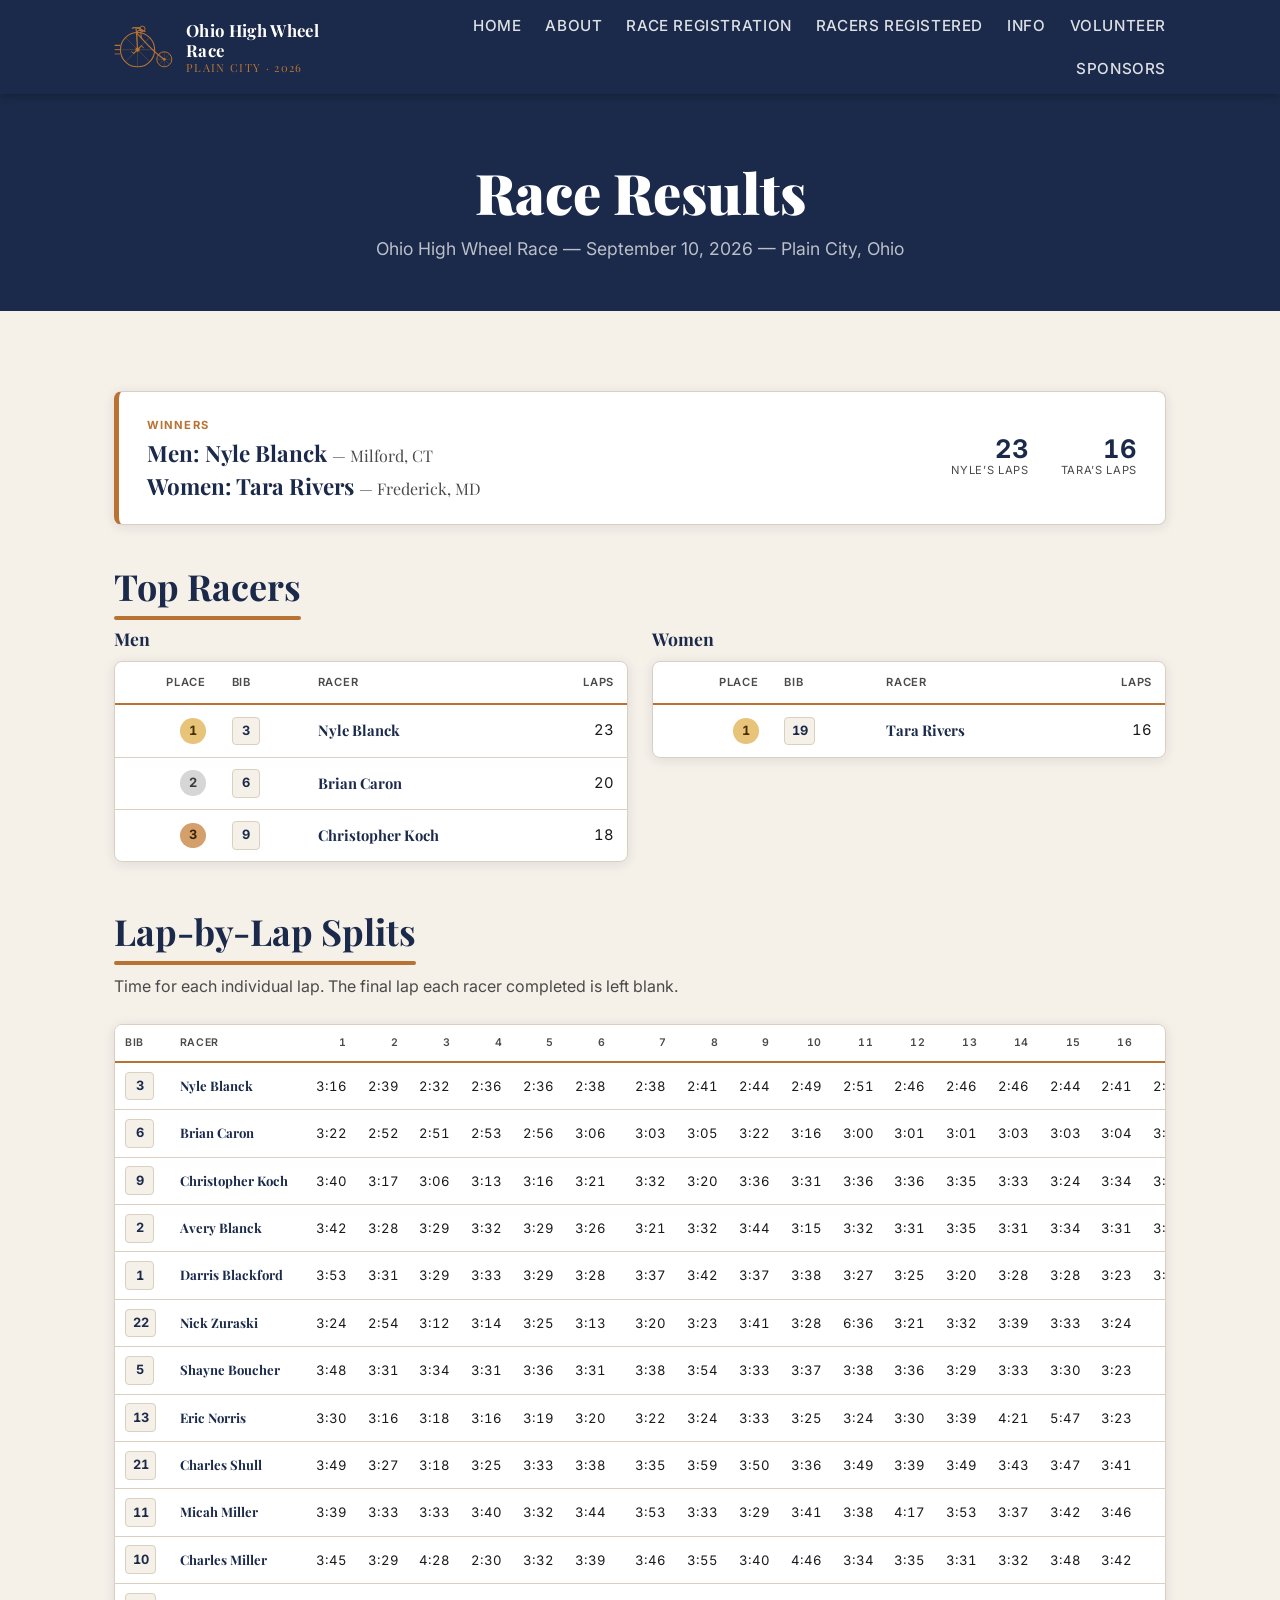
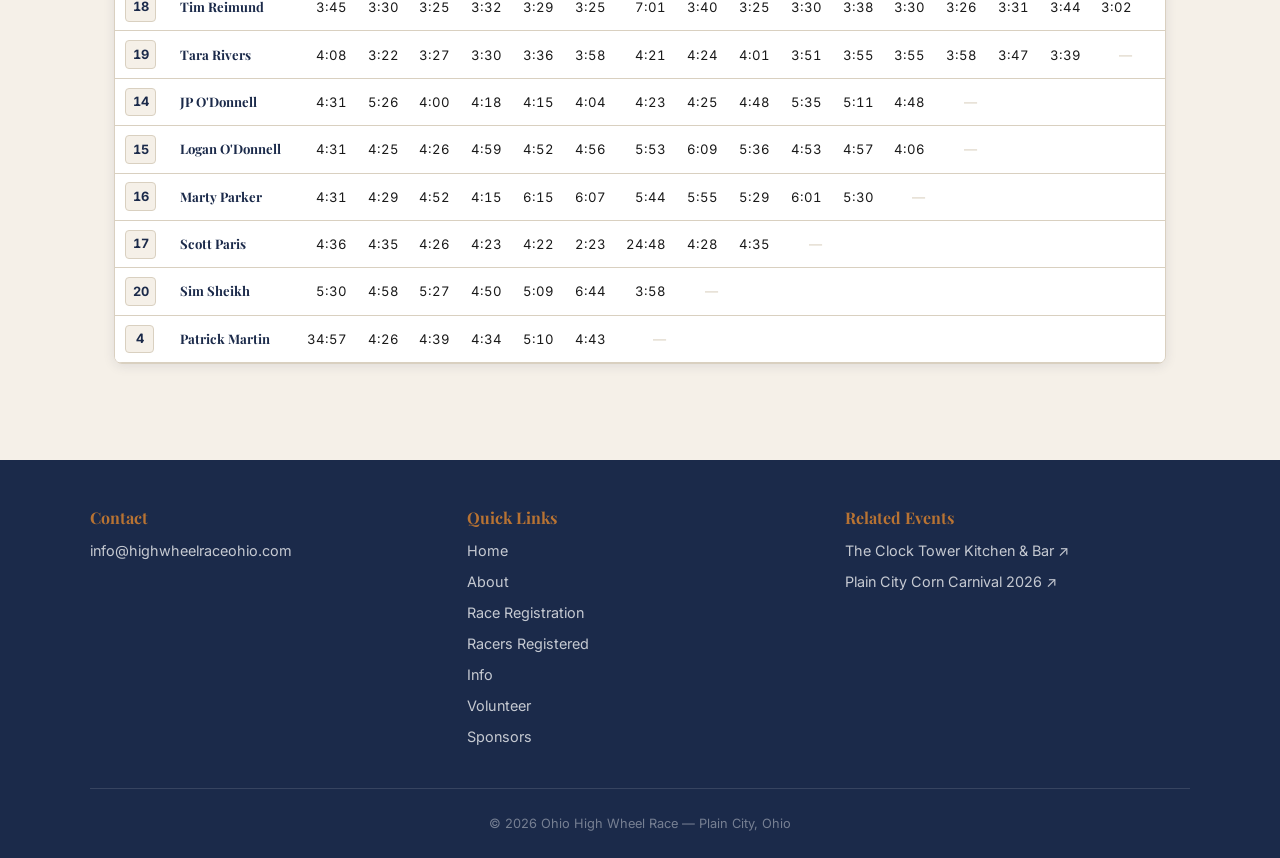
<file: results.html>
<!DOCTYPE html>
<html lang="en">
<head>
  <meta charset="UTF-8">
  <meta name="viewport" content="width=device-width, initial-scale=1.0">
  <title>Race Results | Ohio High Wheel Race 2026</title>
  <meta name="description" content="Full results from the 2026 Ohio High Wheel Race in Plain City, Ohio — laps completed and lap-by-lap splits for every racer.">
  <meta property="og:title"       content="Race Results — Ohio High Wheel Race 2026">
  <meta property="og:description" content="Full results from the 2026 Ohio High Wheel Race in Plain City, Ohio.">
  <meta property="og:image"       content="images/og-image.png">
  <meta property="og:url"         content="https://highwheelraceohio.com/results.html">
  <meta property="og:type"        content="website">
  <link rel="icon" href="images/favicon.svg" type="image/svg+xml">
  <link rel="stylesheet" href="css/style.css">
  <style>
    .winner-card {
      background: var(--white);
      border: 1px solid var(--border);
      border-left: 5px solid var(--copper);
      border-radius: var(--radius);
      padding: 1.5rem 1.75rem;
      box-shadow: var(--shadow);
      display: flex;
      align-items: center;
      gap: 1.5rem;
      flex-wrap: wrap;
      margin-bottom: 2.5rem;
    }
    .winner-card .label {
      font-size: 0.7rem;
      font-weight: 700;
      text-transform: uppercase;
      letter-spacing: 0.1em;
      color: var(--copper);
      display: block;
      margin-bottom: 0.3rem;
    }
    .winner-card h2 {
      font-family: var(--font-display);
      font-weight: 700;
      font-size: 1.4rem;
      margin: 0;
      color: var(--navy);
    }
    .winner-stats { display: flex; gap: 2rem; margin-left: auto; }
    .winner-stats div { text-align: right; }
    .winner-stats .num {
      font-family: var(--font-body);
      font-variant-numeric: tabular-nums;
      font-weight: 700;
      font-size: 1.6rem;
      color: var(--navy);
      line-height: 1;
    }
    .winner-stats .unit {
      font-size: 0.7rem;
      text-transform: uppercase;
      letter-spacing: 0.06em;
      color: var(--text-mid);
    }
    .podium-grid { display: grid; grid-template-columns: 1fr 1fr; gap: 1.5rem; margin-bottom: 3rem; }
    @media (max-width: 640px) { .podium-grid { grid-template-columns: 1fr; } }
    .podium-block h3 {
      font-family: var(--font-display);
      font-weight: 700;
      font-size: 1.1rem;
      color: var(--navy);
      margin: 0 0 0.75rem;
    }
    .medal {
      display: inline-flex; align-items: center; justify-content: center;
      width: 1.6rem; height: 1.6rem; border-radius: 50%;
      font-weight: 700; font-size: 0.8rem; font-variant-numeric: tabular-nums;
    }
    .medal.gold   { background: #e8c37a; color: #4a3200; }
    .medal.silver { background: #d6d6d6; color: #3a3a3a; }
    .medal.bronze { background: #d3a06c; color: #3a2200; }
    .results-table { width: 100%; border-collapse: collapse; font-size: 0.92rem; }
    .results-table thead th {
      text-align: left; padding: 0.7rem 0.8rem;
      font-size: 0.7rem; text-transform: uppercase; letter-spacing: 0.07em;
      color: var(--text-mid); font-weight: 600; border-bottom: 2px solid var(--copper);
    }
    .results-table th.num, .results-table td.num { text-align: right; font-variant-numeric: tabular-nums; }
    .results-table tbody td { padding: 0.7rem 0.8rem; border-bottom: 1px solid var(--border); }
    .results-table tbody tr:last-child td { border-bottom: none; }
    .bib-chip {
      display: inline-flex; align-items: center; justify-content: center;
      min-width: 1.8rem; height: 1.8rem; padding: 0 0.4rem; border-radius: 4px;
      background: var(--cream); border: 1px solid var(--border);
      font-weight: 700; font-variant-numeric: tabular-nums; font-size: 0.8rem; color: var(--navy);
    }
    .racer-name { font-family: var(--font-display); font-weight: 700; color: var(--navy); }
    .table-wrap { overflow-x: auto; background: var(--white); border-radius: var(--radius); box-shadow: var(--shadow); border: 1px solid var(--border); }

    table.splits { border-collapse: collapse; font-size: 0.82rem; }
    table.splits th, table.splits td {
      padding: 0.55rem 0.65rem; border-bottom: 1px solid var(--border);
      text-align: right; white-space: nowrap; font-variant-numeric: tabular-nums;
    }
    table.splits thead th {
      font-size: 0.66rem; text-transform: uppercase; letter-spacing: 0.05em;
      color: var(--text-mid); font-weight: 600; border-bottom: 2px solid var(--copper);
    }
    table.splits th.sticky-col, table.splits td.sticky-col {
      position: sticky; left: 0; background: var(--white); text-align: left; z-index: 1;
    }
    table.splits th.sticky-col2, table.splits td.sticky-col2 {
      position: sticky; left: 3.4rem; background: var(--white); text-align: left; z-index: 1;
      border-right: 1px solid var(--border);
    }
    table.splits td.racer-name { font-size: 0.82rem; }
    table.splits td.blank-lap { color: var(--border); }
  </style>
</head>
<body>

  <div id="header-slot"></div>

  <main>

    <section class="page-hero">
      <h1>Race Results</h1>
      <p>Ohio High Wheel Race &mdash; September 10, 2026 &mdash; Plain City, Ohio</p>
    </section>

    <section class="section">
      <div class="container">

        <div class="winner-card">
          <div>
            <span class="label">Winners</span>
            <h2>Men: Nyle Blanck <span style="color:var(--text-mid);font-weight:400;font-size:1rem;">&mdash; Milford, CT</span></h2>
            <h2 style="margin-top:0.35rem;">Women: Tara Rivers <span style="color:var(--text-mid);font-weight:400;font-size:1rem;">&mdash; Frederick, MD</span></h2>
          </div>
          <div class="winner-stats">
            <div><div class="num">23</div><div class="unit">Nyle&rsquo;s Laps</div></div>
            <div><div class="num">16</div><div class="unit">Tara&rsquo;s Laps</div></div>
          </div>
        </div>

        <h2 class="section-heading">Top Racers</h2>

        <div class="podium-grid">
          <div class="podium-block">
            <h3>Men</h3>
            <div class="table-wrap">
              <table class="results-table">
                <thead>
                  <tr><th class="num">Place</th><th>Bib</th><th>Racer</th><th class="num">Laps</th></tr>
                </thead>
                <tbody>
                  <tr>
                    <td class="num"><span class="medal gold">1</span></td>
                    <td><span class="bib-chip">3</span></td>
                    <td class="racer-name">Nyle Blanck</td>
                    <td class="num">23</td>
                  </tr>
                  <tr>
                    <td class="num"><span class="medal silver">2</span></td>
                    <td><span class="bib-chip">6</span></td>
                    <td class="racer-name">Brian Caron</td>
                    <td class="num">20</td>
                  </tr>
                  <tr>
                    <td class="num"><span class="medal bronze">3</span></td>
                    <td><span class="bib-chip">9</span></td>
                    <td class="racer-name">Christopher Koch</td>
                    <td class="num">18</td>
                  </tr>
                </tbody>
              </table>
            </div>
          </div>

          <div class="podium-block">
            <h3>Women</h3>
            <div class="table-wrap">
              <table class="results-table">
                <thead>
                  <tr><th class="num">Place</th><th>Bib</th><th>Racer</th><th class="num">Laps</th></tr>
                </thead>
                <tbody>
                  <tr>
                    <td class="num"><span class="medal gold">1</span></td>
                    <td><span class="bib-chip">19</span></td>
                    <td class="racer-name">Tara Rivers</td>
                    <td class="num">16</td>
                  </tr>
                </tbody>
              </table>
            </div>
          </div>
        </div>

        <h2 class="section-heading">Lap-by-Lap Splits</h2>
        <p style="color:var(--text-mid);margin-bottom:1.5rem;max-width:60ch;">Time for each individual lap. The final lap each racer completed is left blank.</p>

        <div class="table-wrap" style="margin-bottom:1rem;">
          <table class="splits">
            <thead>
              <tr>
                <th class="sticky-col">Bib</th>
                <th class="sticky-col2">Racer</th>
                <th>1</th><th>2</th><th>3</th><th>4</th><th>5</th><th>6</th><th>7</th><th>8</th><th>9</th><th>10</th><th>11</th><th>12</th><th>13</th><th>14</th><th>15</th><th>16</th><th>17</th><th>18</th><th>19</th><th>20</th><th>21</th><th>22</th><th>23</th>
              </tr>
            </thead>
            <tbody>
              <tr>
                <td class="sticky-col"><span class="bib-chip">3</span></td>
                <td class="sticky-col2 racer-name">Nyle Blanck</td>
                <td>3:16</td><td>2:39</td><td>2:32</td><td>2:36</td><td>2:36</td><td>2:38</td><td>2:38</td><td>2:41</td><td>2:44</td><td>2:49</td><td>2:51</td><td>2:46</td><td>2:46</td><td>2:46</td><td>2:44</td><td>2:41</td><td>2:41</td><td>2:44</td><td>2:37</td><td>2:41</td><td>2:38</td><td>2:42</td><td class="blank-lap">&mdash;</td>
              </tr>
              <tr>
                <td class="sticky-col"><span class="bib-chip">6</span></td>
                <td class="sticky-col2 racer-name">Brian Caron</td>
                <td>3:22</td><td>2:52</td><td>2:51</td><td>2:53</td><td>2:56</td><td>3:06</td><td>3:03</td><td>3:05</td><td>3:22</td><td>3:16</td><td>3:00</td><td>3:01</td><td>3:01</td><td>3:03</td><td>3:03</td><td>3:04</td><td>3:02</td><td>3:03</td><td>3:08</td><td class="blank-lap">&mdash;</td><td class="blank-lap"></td><td class="blank-lap"></td><td class="blank-lap"></td>
              </tr>
              <tr>
                <td class="sticky-col"><span class="bib-chip">9</span></td>
                <td class="sticky-col2 racer-name">Christopher Koch</td>
                <td>3:40</td><td>3:17</td><td>3:06</td><td>3:13</td><td>3:16</td><td>3:21</td><td>3:32</td><td>3:20</td><td>3:36</td><td>3:31</td><td>3:36</td><td>3:36</td><td>3:35</td><td>3:33</td><td>3:24</td><td>3:34</td><td>3:16</td><td class="blank-lap">&mdash;</td><td class="blank-lap"></td><td class="blank-lap"></td><td class="blank-lap"></td><td class="blank-lap"></td><td class="blank-lap"></td>
              </tr>
              <tr>
                <td class="sticky-col"><span class="bib-chip">2</span></td>
                <td class="sticky-col2 racer-name">Avery Blanck</td>
                <td>3:42</td><td>3:28</td><td>3:29</td><td>3:32</td><td>3:29</td><td>3:26</td><td>3:21</td><td>3:32</td><td>3:44</td><td>3:15</td><td>3:32</td><td>3:31</td><td>3:35</td><td>3:31</td><td>3:34</td><td>3:31</td><td>3:17</td><td class="blank-lap">&mdash;</td><td class="blank-lap"></td><td class="blank-lap"></td><td class="blank-lap"></td><td class="blank-lap"></td><td class="blank-lap"></td>
              </tr>
              <tr>
                <td class="sticky-col"><span class="bib-chip">1</span></td>
                <td class="sticky-col2 racer-name">Darris Blackford</td>
                <td>3:53</td><td>3:31</td><td>3:29</td><td>3:33</td><td>3:29</td><td>3:28</td><td>3:37</td><td>3:42</td><td>3:37</td><td>3:38</td><td>3:27</td><td>3:25</td><td>3:20</td><td>3:28</td><td>3:28</td><td>3:23</td><td>3:22</td><td class="blank-lap">&mdash;</td><td class="blank-lap"></td><td class="blank-lap"></td><td class="blank-lap"></td><td class="blank-lap"></td><td class="blank-lap"></td>
              </tr>
              <tr>
                <td class="sticky-col"><span class="bib-chip">22</span></td>
                <td class="sticky-col2 racer-name">Nick Zuraski</td>
                <td>3:24</td><td>2:54</td><td>3:12</td><td>3:14</td><td>3:25</td><td>3:13</td><td>3:20</td><td>3:23</td><td>3:41</td><td>3:28</td><td>6:36</td><td>3:21</td><td>3:32</td><td>3:39</td><td>3:33</td><td>3:24</td><td class="blank-lap">&mdash;</td><td class="blank-lap"></td><td class="blank-lap"></td><td class="blank-lap"></td><td class="blank-lap"></td><td class="blank-lap"></td><td class="blank-lap"></td>
              </tr>
              <tr>
                <td class="sticky-col"><span class="bib-chip">5</span></td>
                <td class="sticky-col2 racer-name">Shayne Boucher</td>
                <td>3:48</td><td>3:31</td><td>3:34</td><td>3:31</td><td>3:36</td><td>3:31</td><td>3:38</td><td>3:54</td><td>3:33</td><td>3:37</td><td>3:38</td><td>3:36</td><td>3:29</td><td>3:33</td><td>3:30</td><td>3:23</td><td class="blank-lap">&mdash;</td><td class="blank-lap"></td><td class="blank-lap"></td><td class="blank-lap"></td><td class="blank-lap"></td><td class="blank-lap"></td><td class="blank-lap"></td>
              </tr>
              <tr>
                <td class="sticky-col"><span class="bib-chip">13</span></td>
                <td class="sticky-col2 racer-name">Eric Norris</td>
                <td>3:30</td><td>3:16</td><td>3:18</td><td>3:16</td><td>3:19</td><td>3:20</td><td>3:22</td><td>3:24</td><td>3:33</td><td>3:25</td><td>3:24</td><td>3:30</td><td>3:39</td><td>4:21</td><td>5:47</td><td>3:23</td><td class="blank-lap">&mdash;</td><td class="blank-lap"></td><td class="blank-lap"></td><td class="blank-lap"></td><td class="blank-lap"></td><td class="blank-lap"></td><td class="blank-lap"></td>
              </tr>
              <tr>
                <td class="sticky-col"><span class="bib-chip">21</span></td>
                <td class="sticky-col2 racer-name">Charles Shull</td>
                <td>3:49</td><td>3:27</td><td>3:18</td><td>3:25</td><td>3:33</td><td>3:38</td><td>3:35</td><td>3:59</td><td>3:50</td><td>3:36</td><td>3:49</td><td>3:39</td><td>3:49</td><td>3:43</td><td>3:47</td><td>3:41</td><td class="blank-lap">&mdash;</td><td class="blank-lap"></td><td class="blank-lap"></td><td class="blank-lap"></td><td class="blank-lap"></td><td class="blank-lap"></td><td class="blank-lap"></td>
              </tr>
              <tr>
                <td class="sticky-col"><span class="bib-chip">11</span></td>
                <td class="sticky-col2 racer-name">Micah Miller</td>
                <td>3:39</td><td>3:33</td><td>3:33</td><td>3:40</td><td>3:32</td><td>3:44</td><td>3:53</td><td>3:33</td><td>3:29</td><td>3:41</td><td>3:38</td><td>4:17</td><td>3:53</td><td>3:37</td><td>3:42</td><td>3:46</td><td class="blank-lap">&mdash;</td><td class="blank-lap"></td><td class="blank-lap"></td><td class="blank-lap"></td><td class="blank-lap"></td><td class="blank-lap"></td><td class="blank-lap"></td>
              </tr>
              <tr>
                <td class="sticky-col"><span class="bib-chip">10</span></td>
                <td class="sticky-col2 racer-name">Charles Miller</td>
                <td>3:45</td><td>3:29</td><td>4:28</td><td>2:30</td><td>3:32</td><td>3:39</td><td>3:46</td><td>3:55</td><td>3:40</td><td>4:46</td><td>3:34</td><td>3:35</td><td>3:31</td><td>3:32</td><td>3:48</td><td>3:42</td><td class="blank-lap">&mdash;</td><td class="blank-lap"></td><td class="blank-lap"></td><td class="blank-lap"></td><td class="blank-lap"></td><td class="blank-lap"></td><td class="blank-lap"></td>
              </tr>
              <tr>
                <td class="sticky-col"><span class="bib-chip">18</span></td>
                <td class="sticky-col2 racer-name">Tim Reimund</td>
                <td>3:45</td><td>3:30</td><td>3:25</td><td>3:32</td><td>3:29</td><td>3:25</td><td>7:01</td><td>3:40</td><td>3:25</td><td>3:30</td><td>3:38</td><td>3:30</td><td>3:26</td><td>3:31</td><td>3:44</td><td>3:02</td><td class="blank-lap">&mdash;</td><td class="blank-lap"></td><td class="blank-lap"></td><td class="blank-lap"></td><td class="blank-lap"></td><td class="blank-lap"></td><td class="blank-lap"></td>
              </tr>
              <tr>
                <td class="sticky-col"><span class="bib-chip">19</span></td>
                <td class="sticky-col2 racer-name">Tara Rivers</td>
                <td>4:08</td><td>3:22</td><td>3:27</td><td>3:30</td><td>3:36</td><td>3:58</td><td>4:21</td><td>4:24</td><td>4:01</td><td>3:51</td><td>3:55</td><td>3:55</td><td>3:58</td><td>3:47</td><td>3:39</td><td class="blank-lap">&mdash;</td><td class="blank-lap"></td><td class="blank-lap"></td><td class="blank-lap"></td><td class="blank-lap"></td><td class="blank-lap"></td><td class="blank-lap"></td><td class="blank-lap"></td>
              </tr>
              <tr>
                <td class="sticky-col"><span class="bib-chip">14</span></td>
                <td class="sticky-col2 racer-name">JP O'Donnell</td>
                <td>4:31</td><td>5:26</td><td>4:00</td><td>4:18</td><td>4:15</td><td>4:04</td><td>4:23</td><td>4:25</td><td>4:48</td><td>5:35</td><td>5:11</td><td>4:48</td><td class="blank-lap">&mdash;</td><td class="blank-lap"></td><td class="blank-lap"></td><td class="blank-lap"></td><td class="blank-lap"></td><td class="blank-lap"></td><td class="blank-lap"></td><td class="blank-lap"></td><td class="blank-lap"></td><td class="blank-lap"></td><td class="blank-lap"></td>
              </tr>
              <tr>
                <td class="sticky-col"><span class="bib-chip">15</span></td>
                <td class="sticky-col2 racer-name">Logan O'Donnell</td>
                <td>4:31</td><td>4:25</td><td>4:26</td><td>4:59</td><td>4:52</td><td>4:56</td><td>5:53</td><td>6:09</td><td>5:36</td><td>4:53</td><td>4:57</td><td>4:06</td><td class="blank-lap">&mdash;</td><td class="blank-lap"></td><td class="blank-lap"></td><td class="blank-lap"></td><td class="blank-lap"></td><td class="blank-lap"></td><td class="blank-lap"></td><td class="blank-lap"></td><td class="blank-lap"></td><td class="blank-lap"></td><td class="blank-lap"></td>
              </tr>
              <tr>
                <td class="sticky-col"><span class="bib-chip">16</span></td>
                <td class="sticky-col2 racer-name">Marty Parker</td>
                <td>4:31</td><td>4:29</td><td>4:52</td><td>4:15</td><td>6:15</td><td>6:07</td><td>5:44</td><td>5:55</td><td>5:29</td><td>6:01</td><td>5:30</td><td class="blank-lap">&mdash;</td><td class="blank-lap"></td><td class="blank-lap"></td><td class="blank-lap"></td><td class="blank-lap"></td><td class="blank-lap"></td><td class="blank-lap"></td><td class="blank-lap"></td><td class="blank-lap"></td><td class="blank-lap"></td><td class="blank-lap"></td><td class="blank-lap"></td>
              </tr>
              <tr>
                <td class="sticky-col"><span class="bib-chip">17</span></td>
                <td class="sticky-col2 racer-name">Scott Paris</td>
                <td>4:36</td><td>4:35</td><td>4:26</td><td>4:23</td><td>4:22</td><td>2:23</td><td>24:48</td><td>4:28</td><td>4:35</td><td class="blank-lap">&mdash;</td><td class="blank-lap"></td><td class="blank-lap"></td><td class="blank-lap"></td><td class="blank-lap"></td><td class="blank-lap"></td><td class="blank-lap"></td><td class="blank-lap"></td><td class="blank-lap"></td><td class="blank-lap"></td><td class="blank-lap"></td><td class="blank-lap"></td><td class="blank-lap"></td><td class="blank-lap"></td>
              </tr>
              <tr>
                <td class="sticky-col"><span class="bib-chip">20</span></td>
                <td class="sticky-col2 racer-name">Sim Sheikh</td>
                <td>5:30</td><td>4:58</td><td>5:27</td><td>4:50</td><td>5:09</td><td>6:44</td><td>3:58</td><td class="blank-lap">&mdash;</td><td class="blank-lap"></td><td class="blank-lap"></td><td class="blank-lap"></td><td class="blank-lap"></td><td class="blank-lap"></td><td class="blank-lap"></td><td class="blank-lap"></td><td class="blank-lap"></td><td class="blank-lap"></td><td class="blank-lap"></td><td class="blank-lap"></td><td class="blank-lap"></td><td class="blank-lap"></td><td class="blank-lap"></td><td class="blank-lap"></td>
              </tr>
              <tr>
                <td class="sticky-col"><span class="bib-chip">4</span></td>
                <td class="sticky-col2 racer-name">Patrick Martin</td>
                <td>34:57</td><td>4:26</td><td>4:39</td><td>4:34</td><td>5:10</td><td>4:43</td><td class="blank-lap">&mdash;</td><td class="blank-lap"></td><td class="blank-lap"></td><td class="blank-lap"></td><td class="blank-lap"></td><td class="blank-lap"></td><td class="blank-lap"></td><td class="blank-lap"></td><td class="blank-lap"></td><td class="blank-lap"></td><td class="blank-lap"></td><td class="blank-lap"></td><td class="blank-lap"></td><td class="blank-lap"></td><td class="blank-lap"></td><td class="blank-lap"></td><td class="blank-lap"></td>
              </tr>
            </tbody>
          </table>
        </div>

      </div>
    </section>

  </main>

  <div id="footer-slot"></div>

  <script src="js/main.js"></script>
</body>
</html>
</file>
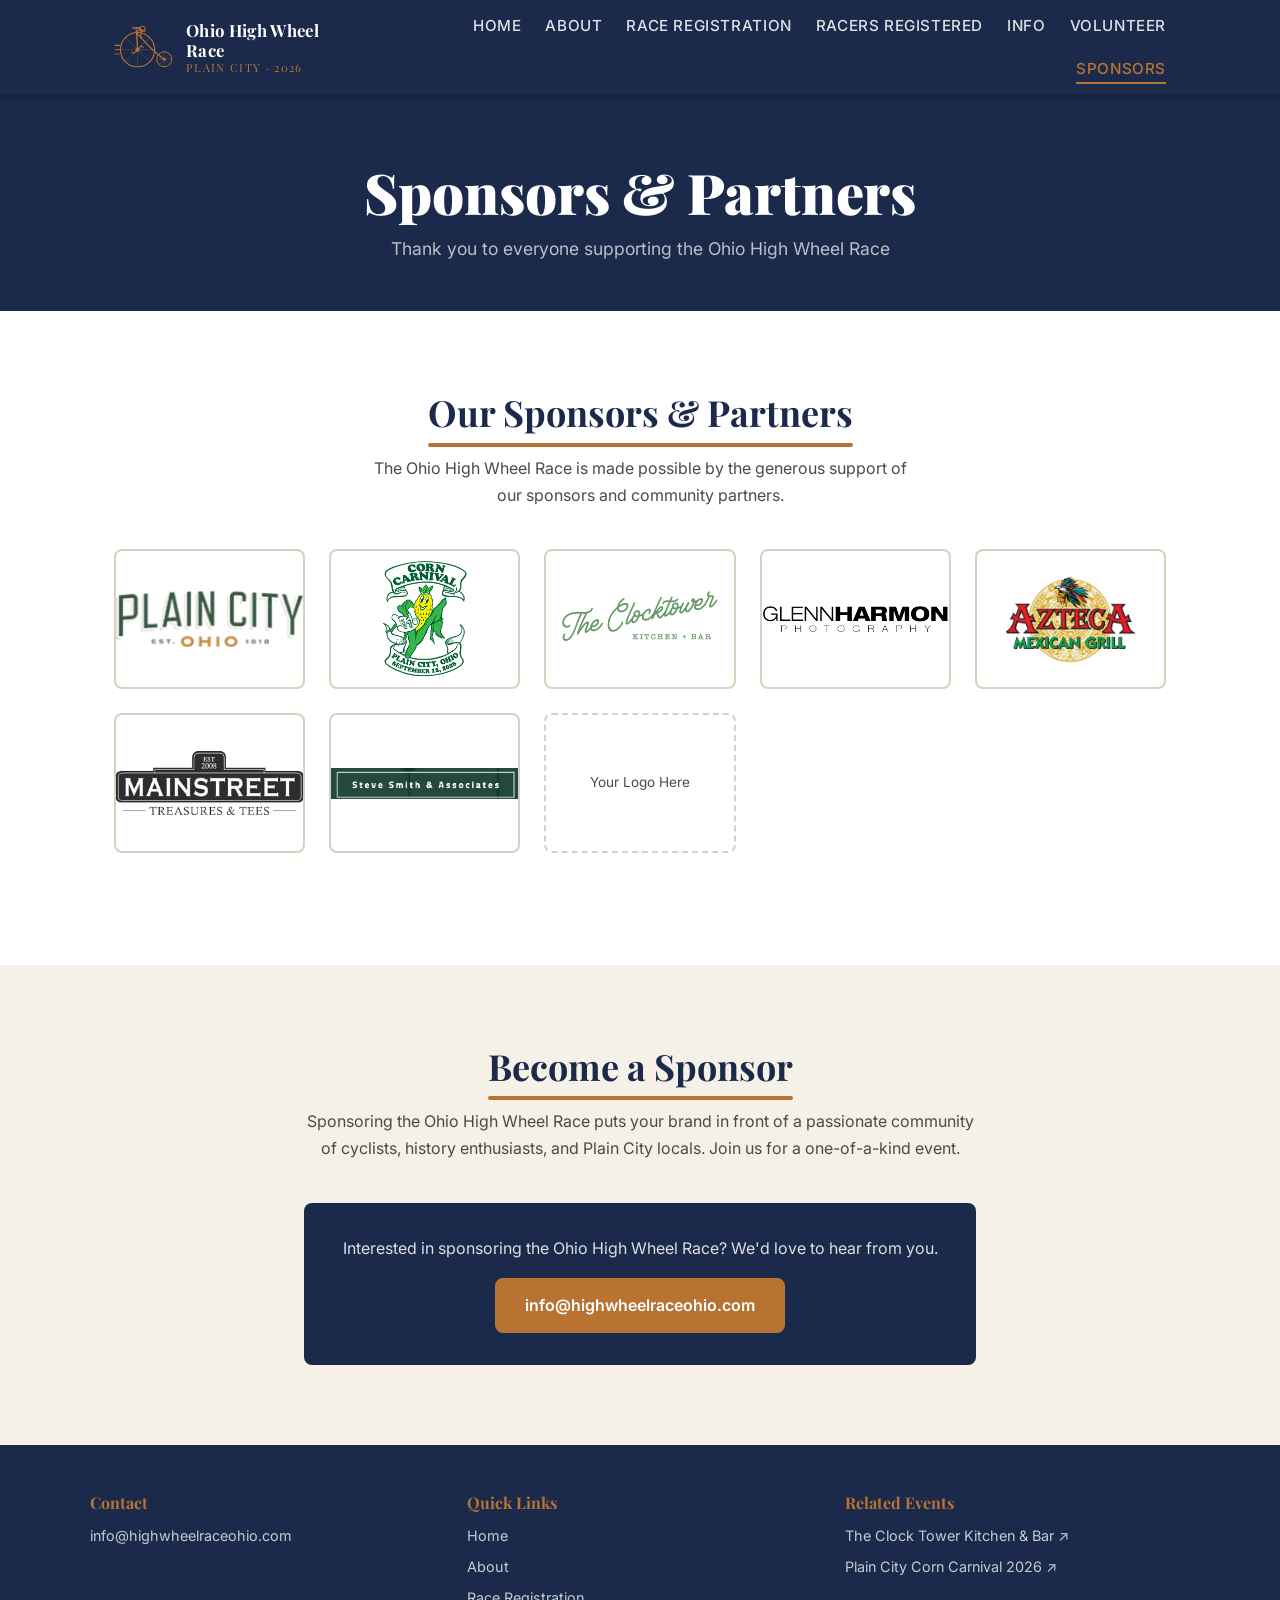
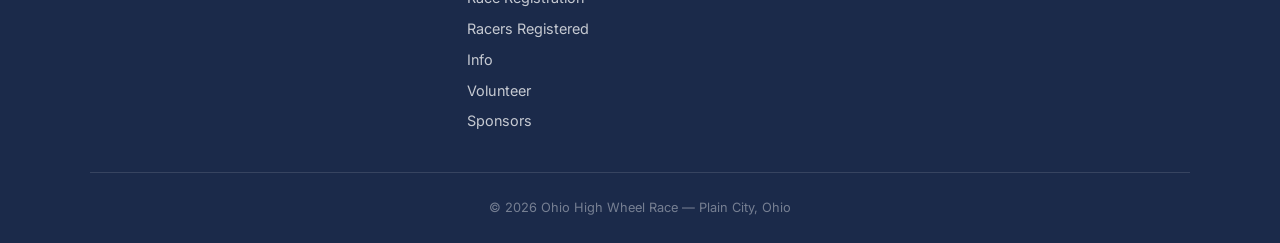
<file: sponsors.html>
<!DOCTYPE html>
<html lang="en">
<head>
  <meta charset="UTF-8">
  <meta name="viewport" content="width=device-width, initial-scale=1.0">
  <title>Sponsors &amp; Partners | Ohio High Wheel Race 2026</title>
  <meta name="description" content="Sponsors and partners of the Ohio High Wheel Race 2026 in Plain City, Ohio. Interested in sponsoring? Contact us.">
  <meta property="og:title"       content="Sponsors — Ohio High Wheel Race 2026">
  <meta property="og:image"       content="images/og-image.png">
  <meta property="og:url"         content="https://highwheelraceohio.com/sponsors.html">
  <meta property="og:type"        content="website">
  <link rel="icon" href="images/favicon.svg" type="image/svg+xml">
  <link rel="stylesheet" href="css/style.css">
</head>
<body>

  <div id="header-slot"></div>

  <main>

    <section class="page-hero">
      <h1>Sponsors &amp; Partners</h1>
      <p>Thank you to everyone supporting the Ohio High Wheel Race</p>
    </section>

    <!-- Current Sponsors -->
    <section class="sponsors-section section" style="background:var(--white);">
      <div class="container">
        <h2 class="section-heading center">Our Sponsors &amp; Partners</h2>
        <p style="text-align:center;color:var(--text-mid);margin-bottom:2.5rem;max-width:560px;margin-left:auto;margin-right:auto;">The Ohio High Wheel Race is made possible by the generous support of our sponsors and community partners.</p>

        <div class="sponsors-grid">
          <a href="https://www.plaincityohio.gov/" target="_blank" rel="noopener noreferrer" class="sponsor-card real" style="border-style:solid;background-image:url('images/plaincitylogo.png');background-size:contain;background-repeat:no-repeat;background-position:center;min-height:140px;"></a>
          <a href="https://www.plaincityohio.gov/residents/corncarnival2026.php" target="_blank" rel="noopener noreferrer" class="sponsor-card real" style="border-style:solid;background-image:url('images/CORN%20CARNIVAL.png');background-size:contain;background-repeat:no-repeat;background-position:center;min-height:140px;"></a>
          <a href="https://www.theclocktowerkitchenandbar.com/" target="_blank" rel="noopener noreferrer" class="sponsor-card real" style="border-style:solid;background-image:url('images/ClockTower.webp');background-size:contain;background-repeat:no-repeat;background-position:center;min-height:140px;"></a>
          <a href="https://www.glennharmon.photography/" target="_blank" rel="noopener noreferrer" class="sponsor-card real" style="border-style:solid;background-image:url('images/GlennHarmonPhotography.png');background-size:contain;background-repeat:no-repeat;background-position:center;min-height:140px;"></a>
          <a href="https://aztecamexicangrillpowell.com/" target="_blank" rel="noopener noreferrer" class="sponsor-card real" style="border-style:solid;background-image:url('images/AztecaMexicanGrill.png');background-size:contain;background-repeat:no-repeat;background-position:center;min-height:140px;"></a>
          <a href="https://mainstreettreasuresonline.com/" target="_blank" rel="noopener noreferrer" class="sponsor-card real" style="border-style:solid;background-image:url('images/MainStreetTreasures.webp');background-size:contain;background-repeat:no-repeat;background-position:center;min-height:140px;"></a>
          <a href="https://www.stevesmithassociates.com/" target="_blank" rel="noopener noreferrer" class="sponsor-card real" style="border-style:solid;background-image:url('images/SteveSmithAssociates.png');background-size:contain;background-repeat:no-repeat;background-position:center;min-height:140px;"></a>
          <div class="sponsor-card">Your Logo Here</div>
        </div>
      </div>
    </section>

    <!-- Become a Sponsor -->
    <section class="section" style="background:var(--cream);">
      <div class="container" style="max-width:720px;">
        <h2 class="section-heading center">Become a Sponsor</h2>
        <p style="text-align:center;color:var(--text-mid);margin-bottom:2.5rem;">Sponsoring the Ohio High Wheel Race puts your brand in front of a passionate community of cyclists, history enthusiasts, and Plain City locals. Join us for a one-of-a-kind event.</p>

        <div style="text-align:center;background:var(--navy);border-radius:var(--radius);padding:2rem;">
          <p style="color:rgba(255,255,255,0.85);margin-bottom:1rem;">Interested in sponsoring the Ohio High Wheel Race? We'd love to hear from you.</p>
          <a href="mailto:info@highwheelraceohio.com" class="btn btn-primary">info@highwheelraceohio.com</a>
        </div>
      </div>
    </section>

  </main>

  <div id="footer-slot"></div>
  <script src="js/main.js"></script>
</body>
</html>
</file>
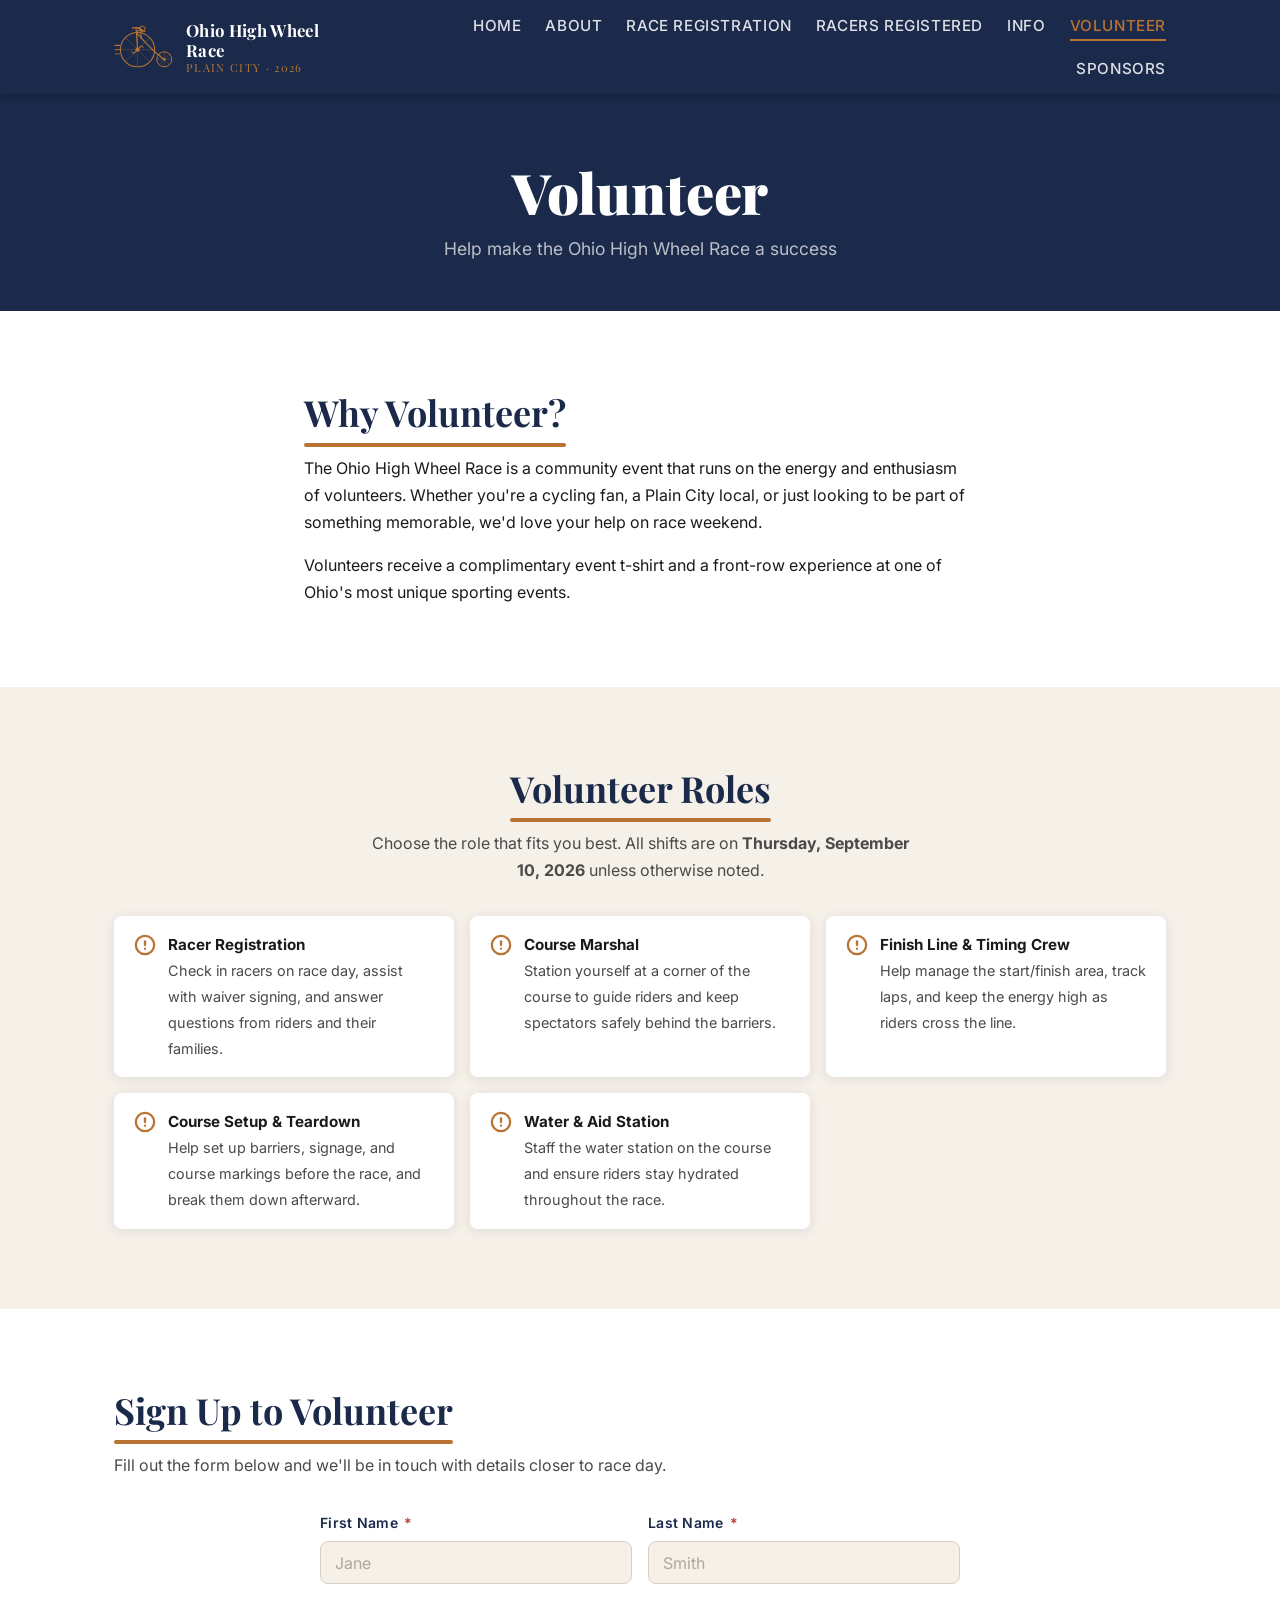
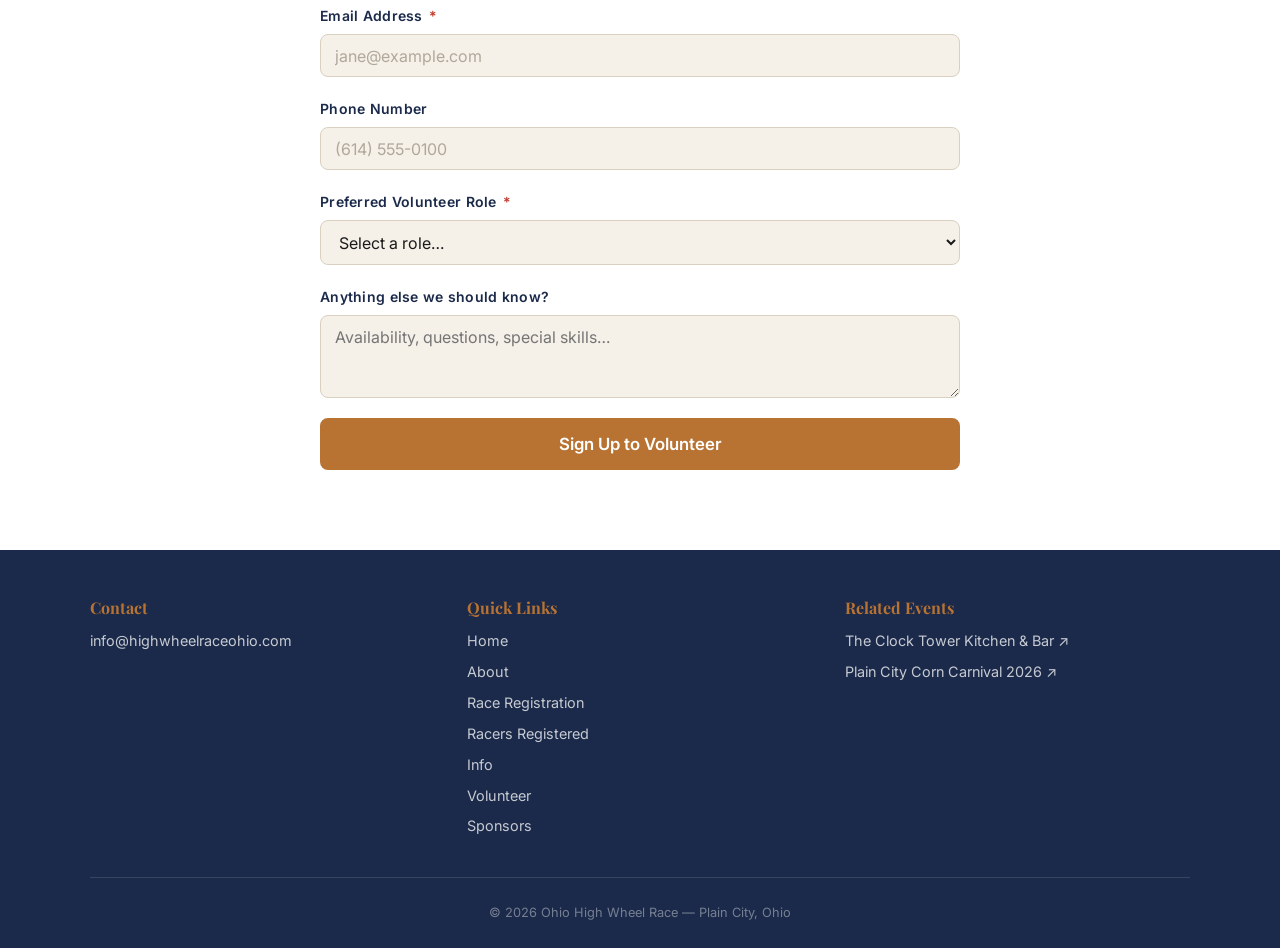
<file: volunteer.html>
<!DOCTYPE html>
<html lang="en">
<head>
  <meta charset="UTF-8">
  <meta name="viewport" content="width=device-width, initial-scale=1.0">
  <title>Volunteer | Ohio High Wheel Race 2026</title>
  <meta name="description" content="Volunteer at the Ohio High Wheel Race on September 10, 2026 in Plain City, Ohio. Sign up to help make this event a success.">
  <meta property="og:title"       content="Volunteer — Ohio High Wheel Race 2026">
  <meta property="og:image"       content="images/og-image.png">
  <meta property="og:url"         content="https://highwheelraceohio.com/volunteer.html">
  <meta property="og:type"        content="website">
  <link rel="icon" href="images/favicon.svg" type="image/svg+xml">
  <link rel="stylesheet" href="css/style.css">
</head>
<body>

  <div id="header-slot"></div>

  <main>

    <section class="page-hero">
      <h1>Volunteer</h1>
      <p>Help make the Ohio High Wheel Race a success</p>
    </section>

    <!-- Why Volunteer -->
    <section class="section" style="background:var(--white);">
      <div class="container" style="max-width:720px;">
        <h2 class="section-heading">Why Volunteer?</h2>
        <p>The Ohio High Wheel Race is a community event that runs on the energy and enthusiasm of volunteers. Whether you're a cycling fan, a Plain City local, or just looking to be part of something memorable, we'd love your help on race weekend.</p>
        <p>Volunteers receive a complimentary event t-shirt and a front-row experience at one of Ohio's most unique sporting events.</p>
      </div>
    </section>

    <!-- Volunteer Roles -->
    <section class="section" style="background:var(--cream);">
      <div class="container">
        <h2 class="section-heading center">Volunteer Roles</h2>
        <p style="text-align:center;color:var(--text-mid);margin-bottom:2rem;max-width:560px;margin-left:auto;margin-right:auto;">Choose the role that fits you best. All shifts are on <strong>Thursday, September 10, 2026</strong> unless otherwise noted.</p>

        <div class="rules-list">

          <div class="rule-item">
            <svg class="rule-check" viewBox="0 0 24 24" fill="none" stroke="currentColor" stroke-width="2.5" stroke-linecap="round" stroke-linejoin="round" aria-hidden="true">
              <circle cx="12" cy="12" r="10"/><line x1="12" y1="8" x2="12" y2="12"/><line x1="12" y1="16" x2="12.01" y2="16"/>
            </svg>
            <div class="rule-text">
              <strong>Racer Registration</strong><br>
              <span style="color:var(--text-mid);font-size:0.9rem;">Check in racers on race day, assist with waiver signing, and answer questions from riders and their families.</span>
            </div>
          </div>

          <div class="rule-item">
            <svg class="rule-check" viewBox="0 0 24 24" fill="none" stroke="currentColor" stroke-width="2.5" stroke-linecap="round" stroke-linejoin="round" aria-hidden="true">
              <circle cx="12" cy="12" r="10"/><line x1="12" y1="8" x2="12" y2="12"/><line x1="12" y1="16" x2="12.01" y2="16"/>
            </svg>
            <div class="rule-text">
              <strong>Course Marshal</strong><br>
              <span style="color:var(--text-mid);font-size:0.9rem;">Station yourself at a corner of the course to guide riders and keep spectators safely behind the barriers.</span>
            </div>
          </div>

          <div class="rule-item">
            <svg class="rule-check" viewBox="0 0 24 24" fill="none" stroke="currentColor" stroke-width="2.5" stroke-linecap="round" stroke-linejoin="round" aria-hidden="true">
              <circle cx="12" cy="12" r="10"/><line x1="12" y1="8" x2="12" y2="12"/><line x1="12" y1="16" x2="12.01" y2="16"/>
            </svg>
            <div class="rule-text">
              <strong>Finish Line &amp; Timing Crew</strong><br>
              <span style="color:var(--text-mid);font-size:0.9rem;">Help manage the start/finish area, track laps, and keep the energy high as riders cross the line.</span>
            </div>
          </div>

          <div class="rule-item">
            <svg class="rule-check" viewBox="0 0 24 24" fill="none" stroke="currentColor" stroke-width="2.5" stroke-linecap="round" stroke-linejoin="round" aria-hidden="true">
              <circle cx="12" cy="12" r="10"/><line x1="12" y1="8" x2="12" y2="12"/><line x1="12" y1="16" x2="12.01" y2="16"/>
            </svg>
            <div class="rule-text">
              <strong>Course Setup &amp; Teardown</strong><br>
              <span style="color:var(--text-mid);font-size:0.9rem;">Help set up barriers, signage, and course markings before the race, and break them down afterward.</span>
            </div>
          </div>

          <div class="rule-item">
            <svg class="rule-check" viewBox="0 0 24 24" fill="none" stroke="currentColor" stroke-width="2.5" stroke-linecap="round" stroke-linejoin="round" aria-hidden="true">
              <circle cx="12" cy="12" r="10"/><line x1="12" y1="8" x2="12" y2="12"/><line x1="12" y1="16" x2="12.01" y2="16"/>
            </svg>
            <div class="rule-text">
              <strong>Water &amp; Aid Station</strong><br>
              <span style="color:var(--text-mid);font-size:0.9rem;">Staff the water station on the course and ensure riders stay hydrated throughout the race.</span>
            </div>
          </div>


        </div>
      </div>
    </section>

    <!-- Volunteer Sign-Up Form -->
    <section class="register-section section" id="signup">
      <div class="container">
        <h2 class="section-heading">Sign Up to Volunteer</h2>
        <p style="color:var(--text-mid);margin-bottom:2rem;">Fill out the form below and we'll be in touch with details closer to race day.</p>

        <div class="form-wrap">

          <div class="form-success" id="form-success" role="alert">
            <h3>Thank you for volunteering!</h3>
            <p>We'll be in touch with your assignment and details closer to race day. Questions? Email <a href="mailto:info@highwheelraceohio.com">info@highwheelraceohio.com</a></p>
          </div>

          <div class="form-error-msg" id="form-error" role="alert"></div>

          <form
            id="registration-form"
            action="https://api.web3forms.com/submit"
            method="POST"
            novalidate
          >
            <input type="hidden" name="access_key" value="f0cbb500-ae9b-4bce-911e-8ea3ed83ea52">
            <input type="hidden" name="subject" value="New Volunteer Sign-Up — Ohio High Wheel Race">
            <input type="checkbox" name="botcheck" style="display:none" tabindex="-1" autocomplete="off">

            <div class="form-row">
              <div class="form-group">
                <label for="first-name">First Name <span class="req">*</span></label>
                <input type="text" id="first-name" name="first_name" required autocomplete="given-name" placeholder="Jane">
              </div>
              <div class="form-group">
                <label for="last-name">Last Name <span class="req">*</span></label>
                <input type="text" id="last-name" name="last_name" required autocomplete="family-name" placeholder="Smith">
              </div>
            </div>

            <div class="form-group">
              <label for="email">Email Address <span class="req">*</span></label>
              <input type="email" id="email" name="email" required autocomplete="email" placeholder="jane@example.com">
            </div>

            <div class="form-group">
              <label for="phone">Phone Number</label>
              <input type="tel" id="phone" name="phone" autocomplete="tel" placeholder="(614) 555-0100">
            </div>

            <div class="form-group">
              <label for="role">Preferred Volunteer Role <span class="req">*</span></label>
              <select id="role" name="preferred_role" required>
                <option value="" disabled selected>Select a role…</option>
                <option>Racer Registration</option>
                <option>Course Marshal</option>
                <option>Finish Line &amp; Timing Crew</option>
                <option>Course Setup &amp; Teardown</option>
                <option>Water &amp; Aid Station</option>
                <option>No preference — wherever needed</option>
              </select>
            </div>

            <div class="form-group">
              <label for="notes">Anything else we should know?</label>
              <textarea id="notes" name="notes" rows="3" style="border:1.5px solid var(--border);border-radius:var(--radius);padding:0.65rem 0.875rem;font-family:var(--font-body);font-size:1rem;background:var(--cream);resize:vertical;" placeholder="Availability, questions, special skills…"></textarea>
            </div>

            <button type="submit" class="btn btn-primary" style="width:100%;font-size:1.05rem;padding:0.875rem;">
              Sign Up to Volunteer
            </button>

          </form>
        </div>
      </div>
    </section>

  </main>

  <div id="footer-slot"></div>
  <script src="js/main.js"></script>
</body>
</html>
</file>
<file: css/style.css>
/* ============================================================
   Ohio High Wheel Race — style.css
   ============================================================ */

/* --- Google Fonts --- */
@import url('https://fonts.googleapis.com/css2?family=Playfair+Display:ital,wght@0,400;0,700;0,900;1,400&family=Inter:wght@300;400;500;600&display=swap');

/* --- CSS Variables --- */
:root {
  --navy:      #1B2A4A;
  --copper:    #B87333;
  --cream:     #F5F0E8;
  --red:       #C0392B;
  --white:     #FFFFFF;
  --text-dark: #1a1a1a;
  --text-mid:  #4a4a4a;
  --border:    #d9d0c0;

  --font-display: 'Playfair Display', Georgia, serif;
  --font-body:    'Inter', system-ui, sans-serif;

  --max-width: 1100px;
  --section-pad: 5rem 1.5rem;
  --radius: 8px;
  --shadow: 0 2px 12px rgba(27,42,74,0.10);
  --shadow-md: 0 4px 24px rgba(27,42,74,0.15);
}

/* --- Reset --- */
*, *::before, *::after { box-sizing: border-box; margin: 0; padding: 0; }
html { scroll-behavior: smooth; }
body {
  font-family: var(--font-body);
  background: var(--cream);
  color: var(--text-dark);
  line-height: 1.7;
  font-size: 1rem;
}
img { display: block; max-width: 100%; }
a { color: var(--copper); text-decoration: none; }
a:hover { text-decoration: underline; }
ul { list-style: none; }

/* --- Typography --- */
h1, h2, h3, h4 {
  font-family: var(--font-display);
  line-height: 1.2;
  color: var(--navy);
}
h1 { font-size: clamp(2rem, 5vw, 3.5rem); font-weight: 900; }
h2 { font-size: clamp(1.5rem, 3vw, 2.25rem); font-weight: 700; }
h3 { font-size: 1.25rem; font-weight: 700; }
p  { margin-bottom: 1rem; }
p:last-child { margin-bottom: 0; }

/* --- Layout Utilities --- */
.container {
  max-width: var(--max-width);
  margin: 0 auto;
  padding: 0 1.5rem;
}
.section { padding: var(--section-pad); }
.section-light { background: var(--cream); }
.section-white { background: var(--white); }
.section-navy  { background: var(--navy); }

.section-heading {
  font-family: var(--font-display);
  font-size: clamp(1.5rem, 3vw, 2.25rem);
  font-weight: 700;
  color: var(--navy);
  margin-bottom: 0.5rem;
  display: table;
}
.section-heading::after {
  content: '';
  display: block;
  width: 100%;
  height: 4px;
  background: var(--copper);
  margin-top: 0.5rem;
  border-radius: 2px;
}
.section-heading.center {
  text-align: center;
  margin-left: auto;
  margin-right: auto;
}
.section-heading.center::after { margin-top: 0.5rem; }

/* --- Buttons --- */
.btn {
  display: inline-block;
  padding: 0.75rem 1.75rem;
  border-radius: var(--radius);
  font-family: var(--font-body);
  font-weight: 600;
  font-size: 1rem;
  cursor: pointer;
  transition: transform 0.15s, box-shadow 0.15s, background 0.15s;
  text-decoration: none;
  border: 2px solid transparent;
}
.btn:hover { transform: translateY(-2px); box-shadow: var(--shadow-md); text-decoration: none; }
.btn-primary {
  background: var(--copper);
  color: var(--white);
  border-color: var(--copper);
}
.btn-primary:hover { background: #a06828; border-color: #a06828; }
.btn-ghost {
  background: transparent;
  color: var(--white);
  border-color: var(--white);
}
.btn-ghost:hover { background: rgba(255,255,255,0.1); }
.btn-red {
  background: var(--red);
  color: var(--white);
  border-color: var(--red);
}
.btn-red:hover { background: #a93226; border-color: #a93226; }

/* ============================================================
   HEADER / NAV
   ============================================================ */
#site-header {
  position: sticky;
  top: 0;
  z-index: 100;
  background: var(--navy);
  box-shadow: 0 2px 8px rgba(0,0,0,0.25);
}
.header-inner {
  display: flex;
  align-items: center;
  justify-content: space-between;
  padding: 0.75rem 1.5rem;
  max-width: var(--max-width);
  margin: 0 auto;
}
.header-logo {
  display: flex;
  align-items: center;
  gap: 0.75rem;
  text-decoration: none;
}
.header-logo svg { height: 44px; width: auto; }
.header-logo-text {
  font-family: var(--font-display);
  font-weight: 700;
  color: var(--white);
  font-size: 1.05rem;
  line-height: 1.2;
  letter-spacing: 0.02em;
}
.header-logo-text span {
  display: block;
  font-size: 0.7rem;
  font-weight: 400;
  color: var(--copper);
  letter-spacing: 0.12em;
  text-transform: uppercase;
}
.nav-links {
  display: flex;
  gap: 1rem 1.5rem;
  align-items: center;
  flex-wrap: wrap;
  justify-content: flex-end;
}
.nav-links a {
  color: rgba(255,255,255,0.85);
  font-weight: 500;
  font-size: 0.95rem;
  letter-spacing: 0.04em;
  text-transform: uppercase;
  text-decoration: none;
  padding: 0.25rem 0;
  border-bottom: 2px solid transparent;
  transition: color 0.15s, border-color 0.15s;
}
.nav-links a:hover,
.nav-links a.active {
  color: var(--copper);
  border-bottom-color: var(--copper);
  text-decoration: none;
}
.nav-toggle {
  display: none;
  background: none;
  border: none;
  cursor: pointer;
  padding: 0.25rem;
  flex-direction: column;
  gap: 5px;
}
.nav-toggle span {
  display: block;
  width: 24px;
  height: 2px;
  background: var(--white);
  border-radius: 2px;
  transition: transform 0.2s, opacity 0.2s;
}
.nav-toggle.open span:nth-child(1) { transform: translateY(7px) rotate(45deg); }
.nav-toggle.open span:nth-child(2) { opacity: 0; }
.nav-toggle.open span:nth-child(3) { transform: translateY(-7px) rotate(-45deg); }

@media (max-width: 900px) {
  .nav-toggle { display: flex; }
  .nav-links {
    display: none;
    position: absolute;
    top: 100%;
    left: 0; right: 0;
    background: var(--navy);
    flex-direction: column;
    gap: 0;
    padding: 1rem 0;
    border-top: 1px solid rgba(255,255,255,0.1);
    box-shadow: 0 4px 12px rgba(0,0,0,0.3);
    z-index: 99;
  }
  .nav-links.open { display: flex; }
  .nav-links a {
    padding: 0.75rem 1.5rem;
    border-bottom: none;
    border-left: 3px solid transparent;
    width: 100%;
  }
  .nav-links a:hover,
  .nav-links a.active {
    background: rgba(255,255,255,0.05);
    border-left-color: var(--copper);
  }
  #site-header { position: relative; }
}

/* ============================================================
   FOOTER
   ============================================================ */
#site-footer {
  background: var(--navy);
  color: rgba(255,255,255,0.75);
  padding: 3rem 1.5rem 1.5rem;
}
.footer-inner {
  max-width: var(--max-width);
  margin: 0 auto;
  display: grid;
  grid-template-columns: repeat(auto-fit, minmax(200px, 1fr));
  gap: 2rem;
  margin-bottom: 2rem;
}
.footer-col h4 {
  color: var(--copper);
  font-family: var(--font-display);
  font-size: 1rem;
  margin-bottom: 0.75rem;
}
.footer-col a {
  color: rgba(255,255,255,0.75);
  display: block;
  margin-bottom: 0.4rem;
  font-size: 0.9rem;
  transition: color 0.15s;
}
.footer-col a:hover { color: var(--copper); text-decoration: none; }
.footer-bottom {
  max-width: var(--max-width);
  margin: 0 auto;
  padding-top: 1.5rem;
  border-top: 1px solid rgba(255,255,255,0.12);
  text-align: center;
  font-size: 0.8rem;
  color: rgba(255,255,255,0.4);
}

/* ============================================================
   HERO SECTION
   ============================================================ */
.hero {
  background: var(--navy);
  min-height: 100vh;
  display: flex;
  align-items: center;
  justify-content: center;
  text-align: center;
  padding: 4rem 1.5rem;
  position: relative;
  overflow: hidden;
}
.hero::before {
  content: '';
  position: absolute;
  inset: 0;
  background-image: radial-gradient(circle at 20% 80%, rgba(184,115,51,0.08) 0%, transparent 50%),
                    radial-gradient(circle at 80% 20%, rgba(184,115,51,0.06) 0%, transparent 50%);
  pointer-events: none;
}
.hero-content {
  position: relative;
  z-index: 1;
  max-width: 700px;
}
.hero-logo {
  margin: 0 auto 2rem;
  width: clamp(260px, 88vw, 720px);
}
.hero-logo img {
  width: 100%;
  height: auto;
  display: block;
}
.hero-overlay {
  position: relative;
  border-radius: 12px;
  overflow: hidden;
  box-shadow: 0 8px 40px rgba(0,0,0,0.4);
}
.overlay-base {
  width: 100%;
  height: auto;
  display: block;
}
.overlay-bikes {
  position: absolute;
  bottom: 3%;
  left: 0;
  right: 0;
  display: flex;
  flex-direction: row;
  align-items: flex-end;
  justify-content: space-around;
  padding: 0 2%;
}
.overlay-bike {
  width: 80px;
  height: auto;
  transform: scaleX(-1);
  filter: drop-shadow(2px 4px 8px rgba(0,0,0,0.6));
}
.hero h1 {
  color: var(--white);
  margin-bottom: 0.5rem;
  letter-spacing: -0.01em;
}
.hero-sub {
  color: var(--copper);
  font-family: var(--font-body);
  font-size: clamp(1rem, 2.5vw, 1.25rem);
  font-weight: 500;
  letter-spacing: 0.06em;
  text-transform: uppercase;
  margin-bottom: 2rem;
  margin-top: 0;
}
.hero-btns {
  display: flex;
  gap: 1rem;
  justify-content: center;
  flex-wrap: wrap;
  margin-top: auto;
}

/* SVG wheel spin animation */
@keyframes wheel-spin {
  from { transform-origin: center; transform: rotate(0deg); }
  to   { transform-origin: center; transform: rotate(360deg); }
}
.wheel-anim {
  animation: wheel-spin 8s linear infinite;
  transform-box: fill-box;
  transform-origin: center;
}

/* ============================================================
   RACE OVERVIEW STRIP
   ============================================================ */
.overview-strip {
  background: var(--white);
  padding: 2.5rem 1.5rem;
  border-bottom: 3px solid var(--copper);
}
.overview-grid {
  max-width: var(--max-width);
  margin: 0 auto;
  display: grid;
  grid-template-columns: repeat(auto-fit, minmax(200px, 1fr));
  gap: 1.5rem;
  text-align: center;
}
.overview-card {
  padding: 1rem;
}
.overview-icon {
  width: 44px;
  height: 44px;
  margin: 0 auto 0.75rem;
  color: var(--copper);
}
.overview-stat {
  font-family: var(--font-display);
  font-size: 1.5rem;
  font-weight: 700;
  color: var(--navy);
  line-height: 1.1;
}
.overview-label {
  font-size: 0.85rem;
  color: var(--text-mid);
  text-transform: uppercase;
  letter-spacing: 0.08em;
  margin-top: 0.25rem;
}

/* ============================================================
   COURSE DESCRIPTION
   ============================================================ */
.course-section {
  padding: var(--section-pad);
  background: var(--cream);
}
.course-grid {
  display: grid;
  grid-template-columns: 1fr 1fr;
  gap: 3rem;
  align-items: center;
  max-width: var(--max-width);
  margin: 0 auto;
}
.course-map-placeholder {
  background: var(--navy);
  border-radius: var(--radius);
  aspect-ratio: 4/3;
  display: flex;
  align-items: center;
  justify-content: center;
  color: rgba(255,255,255,0.4);
  font-size: 0.9rem;
  text-align: center;
  padding: 2rem;
  border: 2px dashed rgba(184,115,51,0.4);
}
@media (max-width: 700px) {
  .course-grid { grid-template-columns: 1fr; }
  .course-map-placeholder { aspect-ratio: 16/9; }
}

/* ============================================================
   KEY DATES TIMELINE
   ============================================================ */
.dates-section {
  padding: var(--section-pad);
  background: var(--white);
}
.timeline {
  max-width: 600px;
  margin: 2rem auto 0;
  position: relative;
  padding-left: 2rem;
}
.timeline::before {
  content: '';
  position: absolute;
  left: 0.5rem;
  top: 0.5rem;
  bottom: 0.5rem;
  width: 2px;
  background: var(--border);
}
.timeline-item {
  position: relative;
  margin-bottom: 2.5rem;
  padding-left: 1.5rem;
}
.timeline-item:last-child { margin-bottom: 0; }
.timeline-dot {
  position: absolute;
  left: -1.6rem;
  top: 0.35rem;
  width: 14px;
  height: 14px;
  border-radius: 50%;
  background: var(--copper);
  border: 3px solid var(--white);
  box-shadow: 0 0 0 2px var(--copper);
}
.timeline-date {
  font-size: 0.8rem;
  text-transform: uppercase;
  letter-spacing: 0.1em;
  color: var(--copper);
  font-weight: 600;
  margin-bottom: 0.25rem;
}
.timeline-title {
  font-family: var(--font-display);
  font-size: 1.15rem;
  font-weight: 700;
  color: var(--navy);
  margin-bottom: 0.25rem;
}
.timeline-desc { font-size: 0.9rem; color: var(--text-mid); margin: 0; }

/* ============================================================
   SPONSORS
   ============================================================ */
.sponsors-section {
  padding: var(--section-pad);
  background: var(--cream);
  text-align: center;
}
.sponsors-grid {
  display: grid;
  grid-template-columns: repeat(auto-fit, minmax(180px, 1fr));
  gap: 1.5rem;
  max-width: var(--max-width);
  margin: 2rem auto;
}
.sponsor-card {
  border: 2px dashed var(--border);
  border-radius: var(--radius);
  padding: 2rem 1rem;
  color: var(--text-mid);
  font-size: 0.85rem;
  display: flex;
  align-items: center;
  justify-content: center;
  min-height: 100px;
  background: var(--white);
}
.sponsor-card.real {
  border-style: solid;
  border-color: var(--border);
}
.sponsor-contact {
  margin-top: 1.5rem;
  font-size: 0.9rem;
  color: var(--text-mid);
}
.sponsor-contact a { color: var(--copper); }

/* ============================================================
   RACERS PAGE
   ============================================================ */
.page-hero {
  background: var(--navy);
  padding: 4rem 1.5rem 3rem;
  text-align: center;
}
.page-hero h1 { color: var(--white); margin-bottom: 0.5rem; }
.page-hero p  { color: rgba(255,255,255,0.7); font-size: 1.1rem; margin: 0; }

/* Rules */
.rules-section {
  padding: var(--section-pad);
  background: var(--cream);
}
.rules-alert {
  background: var(--navy);
  color: var(--white);
  border-radius: var(--radius);
  padding: 1rem 1.5rem;
  margin-bottom: 2rem;
  display: flex;
  align-items: center;
  gap: 0.75rem;
  font-size: 0.95rem;
}
.rules-alert svg { flex-shrink: 0; color: var(--copper); }
.rules-list {
  display: grid;
  grid-template-columns: repeat(auto-fit, minmax(280px, 1fr));
  gap: 1rem;
  max-width: var(--max-width);
  margin: 0 auto;
}
.rule-item {
  background: var(--white);
  border-radius: var(--radius);
  padding: 1rem 1.25rem;
  display: flex;
  gap: 0.75rem;
  align-items: flex-start;
  box-shadow: var(--shadow);
}
.rule-check {
  width: 22px;
  height: 22px;
  flex-shrink: 0;
  color: var(--copper);
  margin-top: 0.1rem;
}
.rule-text { font-size: 0.95rem; }

/* Registration Form */
.register-section {
  padding: var(--section-pad);
  background: var(--white);
}
.form-wrap {
  max-width: 640px;
  margin: 0 auto;
}
.form-row {
  display: grid;
  grid-template-columns: 1fr 1fr;
  gap: 1rem;
}
@media (max-width: 520px) {
  .form-row { grid-template-columns: 1fr; }
}
.form-group {
  margin-bottom: 1.25rem;
  display: flex;
  flex-direction: column;
}
.form-group label {
  font-size: 0.875rem;
  font-weight: 600;
  color: var(--navy);
  margin-bottom: 0.4rem;
  letter-spacing: 0.02em;
}
.form-group label .req { color: var(--red); margin-left: 2px; }
.form-group input,
.form-group select,
.form-group textarea {
  border: 1.5px solid var(--border);
  border-radius: var(--radius);
  padding: 0.65rem 0.875rem;
  font-family: var(--font-body);
  font-size: 1rem;
  color: var(--text-dark);
  background: var(--cream);
  transition: border-color 0.15s, box-shadow 0.15s;
  outline: none;
}
.form-group input:focus,
.form-group select:focus {
  border-color: var(--copper);
  box-shadow: 0 0 0 3px rgba(184,115,51,0.15);
}
.form-group input::placeholder { color: #b0a89a; }
.checkbox-group {
  display: flex;
  align-items: flex-start;
  gap: 0.75rem;
  margin-bottom: 1.5rem;
}
.checkbox-group input[type="checkbox"] {
  width: 18px;
  height: 18px;
  flex-shrink: 0;
  margin-top: 0.15rem;
  accent-color: var(--copper);
  cursor: pointer;
}
.checkbox-group label {
  font-size: 0.9rem;
  color: var(--text-mid);
  cursor: pointer;
}
.form-success {
  display: none;
  background: #e8f5e9;
  border: 1.5px solid #66bb6a;
  border-radius: var(--radius);
  padding: 1.5rem;
  text-align: center;
  color: #2e7d32;
}
.form-success h3 { color: #2e7d32; margin-bottom: 0.5rem; }
.form-error-msg {
  display: none;
  background: #fdecea;
  border: 1.5px solid var(--red);
  border-radius: var(--radius);
  padding: 1rem 1.25rem;
  color: var(--red);
  font-size: 0.9rem;
  margin-bottom: 1rem;
}

/* Payment */
.payment-section {
  padding: var(--section-pad);
  background: var(--cream);
}
.payment-card {
  background: var(--navy);
  border-radius: var(--radius);
  padding: 2rem;
  max-width: 480px;
  margin: 0 auto;
  text-align: center;
  box-shadow: var(--shadow-md);
}
.payment-card h3 {
  color: var(--white);
  font-size: 1.5rem;
  margin-bottom: 0.5rem;
}
.payment-price {
  font-family: var(--font-display);
  font-size: 3rem;
  font-weight: 900;
  color: var(--copper);
  line-height: 1;
  margin-bottom: 0.25rem;
}
.payment-via {
  color: rgba(255,255,255,0.6);
  font-size: 0.9rem;
  text-transform: uppercase;
  letter-spacing: 0.1em;
  margin-bottom: 1.5rem;
}
.payment-qr {
  width: 180px;
  height: 180px;
  background: var(--white);
  border-radius: var(--radius);
  margin: 0 auto 1.25rem;
  display: flex;
  align-items: center;
  justify-content: center;
  padding: 1rem;
}
.payment-qr img { width: 100%; height: 100%; object-fit: contain; }
.payment-qr-placeholder {
  color: rgba(255,255,255,0.4);
  font-size: 0.75rem;
  text-align: center;
  padding: 1rem;
}
.payment-note {
  color: rgba(255,255,255,0.6);
  font-size: 0.8rem;
  line-height: 1.6;
}
.payment-note a { color: var(--copper); }

/* Dinner */
.dinner-section {
  padding: var(--section-pad);
  background: var(--white);
}
.dinner-card {
  max-width: 580px;
  margin: 0 auto;
  border: 2px solid var(--border);
  border-radius: var(--radius);
  overflow: hidden;
  box-shadow: var(--shadow);
}
.dinner-card-header {
  background: var(--copper);
  padding: 1.25rem 1.5rem;
}
.dinner-card-header h3 {
  color: var(--white);
  margin: 0;
  font-size: 1.35rem;
}
.dinner-card-body {
  padding: 1.5rem;
  background: var(--cream);
}
.dinner-card-body p { color: var(--text-mid); }
.dinner-card-body a { color: var(--copper); font-weight: 600; }

/* ============================================================
   SCHEDULE PAGE
   ============================================================ */
.schedule-section {
  padding: var(--section-pad);
}
.schedule-section:nth-child(even) { background: var(--white); }
.schedule-section:nth-child(odd)  { background: var(--cream); }
.day-header {
  display: flex;
  align-items: center;
  gap: 1rem;
  margin-bottom: 2rem;
  max-width: var(--max-width);
  margin-left: auto;
  margin-right: auto;
}
.day-badge {
  background: var(--navy);
  color: var(--white);
  border-radius: var(--radius);
  padding: 0.5rem 1rem;
  font-family: var(--font-display);
  font-weight: 700;
  font-size: 0.85rem;
  text-transform: uppercase;
  letter-spacing: 0.06em;
  white-space: nowrap;
}
.day-title {
  font-family: var(--font-display);
  font-size: 1.5rem;
  font-weight: 700;
  color: var(--navy);
}
.event-list {
  max-width: var(--max-width);
  margin: 0 auto;
  display: flex;
  flex-direction: column;
  gap: 1rem;
}
.event-card {
  background: var(--white);
  border-radius: var(--radius);
  padding: 1.25rem 1.5rem;
  border-left: 4px solid var(--copper);
  box-shadow: var(--shadow);
  display: grid;
  grid-template-columns: 120px 1fr;
  gap: 1rem;
  align-items: start;
}
.event-time {
  font-weight: 700;
  color: var(--copper);
  font-size: 0.95rem;
}
.event-title {
  font-family: var(--font-display);
  font-size: 1.1rem;
  font-weight: 700;
  color: var(--navy);
  margin-bottom: 0.25rem;
}
.event-desc { font-size: 0.9rem; color: var(--text-mid); margin: 0; }
.event-link { margin-top: 0.5rem; display: inline-block; font-size: 0.85rem; }
@media (max-width: 520px) {
  .event-card { grid-template-columns: 1fr; gap: 0.25rem; }
  .event-time { font-size: 0.85rem; }
}

/* Corn Carnival callout */
.carnival-callout {
  max-width: var(--max-width);
  margin: 0 auto 1rem;
  background: var(--navy);
  border-radius: var(--radius);
  padding: 1.5rem 2rem;
  display: flex;
  align-items: center;
  justify-content: space-between;
  gap: 1.5rem;
  flex-wrap: wrap;
}
.carnival-callout p {
  color: rgba(255,255,255,0.85);
  margin: 0;
  font-size: 0.95rem;
}
.carnival-callout strong { color: var(--copper); }

/* ============================================================
   RESPONSIVE MISC
   ============================================================ */
@media (max-width: 900px) {
  :root { --section-pad: 3.5rem 1.25rem; }
}

@media (max-width: 600px) {
  /* Overlay bikes: scale down proportionally */
  .overlay-bike { width: 52px !important; }
  .overlay-bikes { bottom: 2%; }

  /* Page hero padding */
  .page-hero { padding: 2.5rem 1rem 2rem; }

  /* Schedule day header stack */
  .day-header { flex-direction: column; align-items: flex-start; gap: 0.5rem; }
  .day-title { font-size: 1.2rem; }

  /* Carnival callout stack */
  .carnival-callout { flex-direction: column; align-items: flex-start; gap: 1rem; padding: 1.25rem; }

  /* Footer columns: single column */
  .footer-inner { grid-template-columns: 1fr; gap: 1.5rem; }

  /* Sponsor grid: 2 columns max on small screens */
  .sponsors-grid { grid-template-columns: repeat(auto-fit, minmax(140px, 1fr)); }

  /* Overview strip: 2 columns */
  .overview-grid { grid-template-columns: 1fr 1fr; }

  /* Rules list: single column */
  .rules-list { grid-template-columns: 1fr; }

  /* Friday ride forms: single column */
  .ride-forms-grid { grid-template-columns: 1fr !important; }

  /* Payment card padding */
  .payment-card { padding: 1.5rem 1.25rem; }
}

@media (max-width: 420px) {
  /* Very small phones */
  .overlay-bike { width: 38px !important; }

  /* Overview strip: 2 columns still, smaller padding */
  .overview-card { padding: 0.75rem 0.5rem; }
  .overview-stat { font-size: 1.2rem; }

  /* Buttons full-width in hero */
  .hero { min-height: auto; padding: 3rem 1rem 2.5rem; }
  .hero-btns { flex-direction: column; align-items: center; }
  .btn { width: 100%; max-width: 280px; text-align: center; }

  /* Tighten section padding */
  :root { --section-pad: 2.5rem 1rem; }
}

/* Ensure hero buttons stack on narrow screens */
@media (max-width: 480px) {
  .hero-btns { flex-direction: column; align-items: center; }
  .hero-btns .btn { width: 100%; max-width: 280px; text-align: center; }
  .hero { min-height: auto; padding: 3.5rem 1rem 3rem; }
}
</file>
